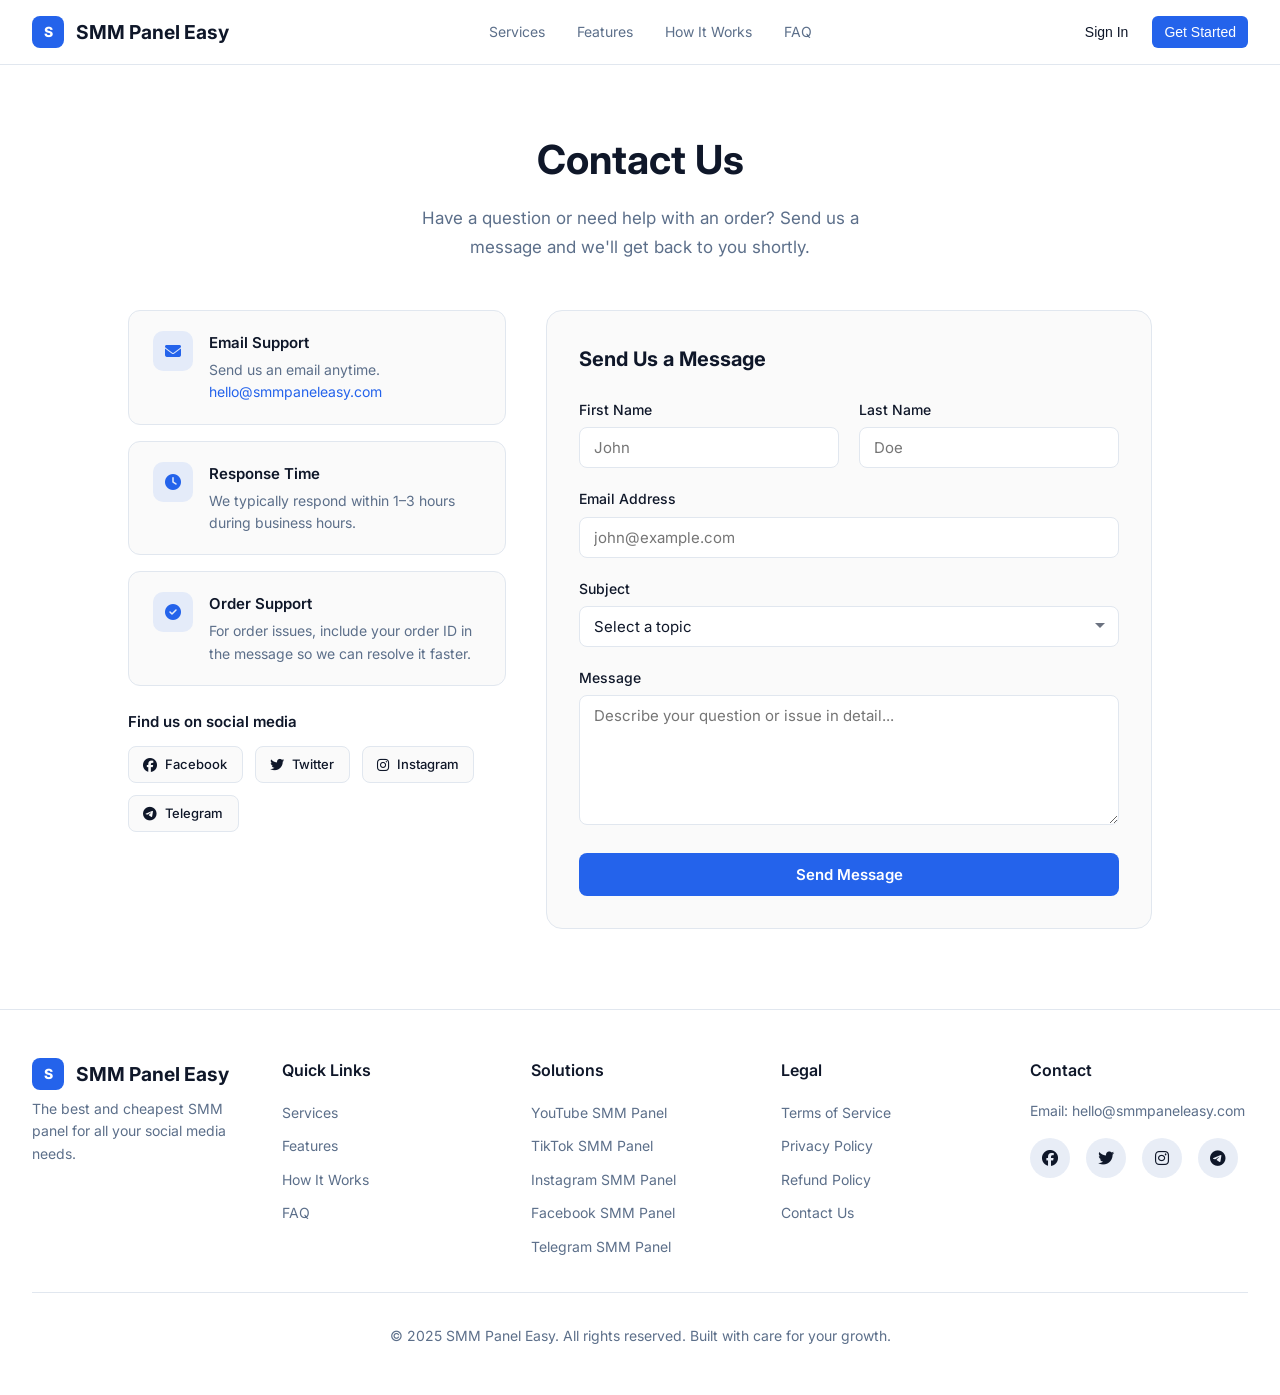
<file: contact.html>
<!DOCTYPE html>
<html lang="en">
<head>
  <meta charset="UTF-8" />
  <meta name="viewport" content="width=device-width, initial-scale=1.0" />
  <title>Contact Us - SMM Panel Easy</title>
  <meta name="description" content="Get in touch with the SMM Panel Easy team. We're here to help with orders, billing, and any questions you have." />
  <link rel="preconnect" href="https://fonts.googleapis.com" />
  <link rel="preconnect" href="https://fonts.gstatic.com" crossorigin />
  <link href="https://fonts.googleapis.com/css2?family=Inter:wght@400;500;600;700;800&display=swap" rel="stylesheet" />
  <link rel="stylesheet" href="https://cdnjs.cloudflare.com/ajax/libs/font-awesome/6.5.1/css/all.min.css" integrity="sha512-DTOQO9RWCH3ppGqcWaEA1BIZOC6xxalwEsw9c2QQeAIftl+Vegovlnee1c9QX4TctnWMn13TZye+giMm8e2LwA==" crossorigin="anonymous" referrerpolicy="no-referrer" />
  <style>
    :root {
      --background: 0 0% 100%;
      --foreground: 222 47% 11%;
      --card: 0 0% 98%;
      --border: 214 32% 91%;
      --muted: 210 40% 96%;
      --muted-foreground: 215 20% 45%;
      --accent: 221 83% 53%;
      --accent-foreground: 0 0% 100%;
    }
    *, *::before, *::after { box-sizing: border-box; margin: 0; padding: 0; }
    html { scroll-behavior: smooth; }
    body {
      font-family: 'Inter', sans-serif;
      background-color: hsl(var(--background));
      color: hsl(var(--foreground));
      line-height: 1.6;
      -webkit-font-smoothing: antialiased;
    }
    a { text-decoration: none; color: inherit; }

    /* ── Header ── */
    .site-header {
      position: fixed; top: 0; left: 0; right: 0; z-index: 50;
      background: rgba(255,255,255,0.8);
      backdrop-filter: blur(12px);
      border-bottom: 1px solid hsl(var(--border));
    }
    .header-inner {
      max-width: 1280px; margin: 0 auto; padding: 0 2rem;
      display: flex; align-items: center; justify-content: space-between;
      height: 64px;
    }
    .logo-link { display: flex; align-items: center; gap: 0.75rem; transition: opacity .2s; }
    .logo-link:hover { opacity: .8; }
    .logo-icon {
      width: 32px; height: 32px; border-radius: 8px;
      background: hsl(var(--accent));
      display: flex; align-items: center; justify-content: center;
      color: #fff; font-size: 14px; font-weight: 800;
    }
    .logo-text { font-size: 1.2rem; font-weight: 700; color: hsl(var(--foreground)); }
    .site-nav { display: none; align-items: center; gap: 2rem; }
    @media(min-width:768px){ .site-nav { display: flex; } }
    .site-nav a {
      font-size: .875rem; color: hsl(var(--muted-foreground)); transition: color .2s;
    }
    .site-nav a:hover { color: hsl(var(--foreground)); }
    .header-btns { display: flex; align-items: center; gap: .75rem; }
    .btn-ghost {
      display: inline-flex; align-items: center; justify-content: center;
      height: 32px; padding: 0 12px; border-radius: 6px; font-size: .875rem;
      font-weight: 500; border: none; background: transparent; cursor: pointer;
      color: hsl(var(--foreground)); transition: background .2s;
    }
    .btn-ghost:hover { background: hsl(var(--muted)); }
    .btn-accent {
      display: inline-flex; align-items: center; justify-content: center;
      height: 32px; padding: 0 12px; border-radius: 6px; font-size: .875rem;
      font-weight: 500; border: none; cursor: pointer;
      background: hsl(var(--accent)); color: #fff; transition: opacity .2s;
    }
    .btn-accent:hover { opacity: .9; }

    /* ── Page Main ── */
    .page-main {
      min-height: 100vh;
      padding-top: 8rem;
      padding-bottom: 5rem;
      padding-left: 1.5rem;
      padding-right: 1.5rem;
    }
    .content-wrap { max-width: 1024px; margin: 0 auto; }

    /* ── Page Header ── */
    .page-header { text-align: center; margin-bottom: 3rem; }
    .page-title {
      font-size: clamp(1.75rem, 4vw, 2.5rem);
      font-weight: 700; margin-bottom: 0.75rem;
      color: hsl(var(--foreground));
    }
    .page-subtitle {
      font-size: 1.0625rem;
      color: hsl(var(--muted-foreground));
      max-width: 480px;
      margin: 0 auto;
      line-height: 1.7;
    }

    /* ── Two-column layout ── */
    .contact-grid {
      display: grid;
      gap: 2.5rem;
      grid-template-columns: 1fr;
    }
    @media(min-width: 768px) {
      .contact-grid {
        grid-template-columns: 1fr 1.6fr;
        align-items: start;
      }
    }

    /* ── Info cards ── */
    .info-cards { display: flex; flex-direction: column; gap: 1rem; }
    .info-card {
      background: hsl(var(--card));
      border: 1px solid hsl(var(--border));
      border-radius: 12px;
      padding: 1.25rem 1.5rem;
      display: flex;
      align-items: flex-start;
      gap: 1rem;
    }
    .info-icon {
      width: 40px; height: 40px; border-radius: 10px; flex-shrink: 0;
      background: hsla(221,83%,53%,.1);
      display: flex; align-items: center; justify-content: center;
      color: hsl(var(--accent)); font-size: 1rem;
    }
    .info-card h3 { font-size: .9375rem; font-weight: 600; margin-bottom: .25rem; }
    .info-card p { font-size: .875rem; color: hsl(var(--muted-foreground)); line-height: 1.6; }
    .info-card a { color: hsl(var(--accent)); transition: opacity .2s; }
    .info-card a:hover { opacity: .8; text-decoration: underline; }

    /* ── Social row ── */
    .social-heading {
      font-size: .9375rem; font-weight: 600;
      margin-bottom: .75rem; margin-top: .25rem;
    }
    .social-row { display: flex; gap: .75rem; flex-wrap: wrap; }
    .social-btn {
      display: inline-flex; align-items: center; gap: .5rem;
      padding: .45rem .9rem; border-radius: 8px; font-size: .8125rem;
      font-weight: 500; border: 1px solid hsl(var(--border));
      background: hsl(var(--card)); color: hsl(var(--foreground));
      transition: all .2s; cursor: pointer;
    }
    .social-btn:hover { border-color: hsl(var(--accent)); color: hsl(var(--accent)); background: hsla(221,83%,53%,.06); }
    .social-btn i { font-size: .875rem; }

    /* ── Form card ── */
    .form-card {
      background: hsl(var(--card));
      border: 1px solid hsl(var(--border));
      border-radius: 16px;
      padding: 2rem;
    }
    .form-card h2 { font-size: 1.25rem; font-weight: 700; margin-bottom: 1.5rem; }
    .form-group { margin-bottom: 1.25rem; }
    .form-row { display: grid; gap: 1.25rem; grid-template-columns: 1fr 1fr; }
    @media(max-width: 520px) { .form-row { grid-template-columns: 1fr; } }
    label {
      display: block; font-size: .875rem; font-weight: 500;
      margin-bottom: .375rem; color: hsl(var(--foreground));
    }
    input[type="text"],
    input[type="email"],
    select,
    textarea {
      width: 100%; padding: .625rem .875rem;
      border: 1px solid hsl(var(--border));
      border-radius: 8px; font-size: .9375rem;
      font-family: inherit; background: hsl(var(--background));
      color: hsl(var(--foreground)); outline: none;
      transition: border-color .2s, box-shadow .2s;
    }
    input[type="text"]:focus,
    input[type="email"]:focus,
    select:focus,
    textarea:focus {
      border-color: hsl(var(--accent));
      box-shadow: 0 0 0 3px hsla(221,83%,53%,.15);
    }
    textarea { resize: vertical; min-height: 130px; }
    select { appearance: none; background-image: url("data:image/svg+xml,%3Csvg xmlns='http://www.w3.org/2000/svg' width='12' height='12' viewBox='0 0 12 12'%3E%3Cpath fill='%236b7280' d='M6 8L1 3h10z'/%3E%3C/svg%3E"); background-repeat: no-repeat; background-position: right .75rem center; padding-right: 2.25rem; }
    .btn-submit {
      width: 100%; padding: .75rem;
      background: hsl(var(--accent)); color: #fff;
      border: none; border-radius: 8px; font-size: .9375rem;
      font-weight: 600; font-family: inherit; cursor: pointer;
      transition: opacity .2s; display: flex; align-items: center;
      justify-content: center; gap: .5rem;
    }
    .btn-submit:hover { opacity: .9; }
    .btn-submit:disabled { opacity: .6; cursor: not-allowed; }

    /* ── Success message ── */
    .success-msg {
      display: none; text-align: center; padding: 2.5rem 1rem;
    }
    .success-icon {
      width: 56px; height: 56px; border-radius: 50%;
      background: hsla(142,76%,36%,.12);
      display: flex; align-items: center; justify-content: center;
      margin: 0 auto 1rem;
      color: #16a34a; font-size: 1.5rem;
    }
    .success-msg h3 { font-size: 1.125rem; font-weight: 700; margin-bottom: .5rem; }
    .success-msg p { font-size: .9375rem; color: hsl(var(--muted-foreground)); }

    /* ── Spinner ── */
    @keyframes spin { to { transform: rotate(360deg); } }
    .spinner {
      width: 16px; height: 16px; border: 2px solid rgba(255,255,255,.4);
      border-top-color: #fff; border-radius: 50%;
      animation: spin .6s linear infinite; display: none;
    }

    /* ── Footer ── */
    .site-footer {
      padding: 3rem 2rem;
      border-top: 1px solid hsl(var(--border));
      background: hsl(var(--background));
    }
    .footer-inner { max-width: 1280px; margin: 0 auto; }
    .footer-grid {
      display: grid; gap: 2rem; margin-bottom: 2rem;
      grid-template-columns: repeat(auto-fill, minmax(180px, 1fr));
    }
    .footer-brand p { font-size: .875rem; color: hsl(var(--muted-foreground)); line-height: 1.6; margin-top: .5rem; }
    .footer-col h4 { font-weight: 600; margin-bottom: 1rem; color: hsl(var(--foreground)); }
    .footer-col ul { list-style: none; display: flex; flex-direction: column; gap: .5rem; }
    .footer-col ul li a { font-size: .875rem; color: hsl(var(--muted-foreground)); transition: color .2s; }
    .footer-col ul li a:hover { color: hsl(var(--accent)); }
    .footer-email { font-size: .875rem; color: hsl(var(--muted-foreground)); margin-bottom: 1rem; }
    .footer-email a { transition: color .2s; }
    .footer-email a:hover { color: hsl(var(--accent)); }
    .social-links { display: flex; gap: 1rem; }
    .social-links a {
      width: 40px; height: 40px; border-radius: 50%;
      background: rgba(34,85,166,.1);
      display: flex; align-items: center; justify-content: center;
      color: hsl(var(--foreground)); transition: all .2s;
    }
    .social-links a:hover { background: hsl(var(--accent)); color: #fff; }
    .footer-bottom { padding-top: 2rem; border-top: 1px solid hsl(var(--border)); text-align: center; }
    .footer-bottom p { font-size: .875rem; color: hsl(var(--muted-foreground)); }
  </style>
</head>
<body>

  <!-- Header -->
  <header class="site-header">
    <div class="header-inner">
      <a class="logo-link" href="index.html">
        <div class="logo-icon">S</div>
        <span class="logo-text">SMM Panel Easy</span>
      </a>
      <nav class="site-nav">
        <a href="index.html#services">Services</a>
        <a href="index.html#features">Features</a>
        <a href="index.html#how-it-works">How It Works</a>
        <a href="index.html#faq">FAQ</a>
      </nav>
      <div class="header-btns">
        <a href="login.html"><button class="btn-ghost">Sign In</button></a>
        <a href="register.html"><button class="btn-accent">Get Started</button></a>
      </div>
    </div>
  </header>

  <!-- Main -->
  <main class="page-main">
    <div class="content-wrap">

      <div class="page-header">
        <h1 class="page-title">Contact Us</h1>
        <p class="page-subtitle">Have a question or need help with an order? Send us a message and we'll get back to you shortly.</p>
      </div>

      <div class="contact-grid">

        <!-- Left: Info -->
        <div>
          <div class="info-cards">

            <div class="info-card">
              <div class="info-icon"><i class="fas fa-envelope"></i></div>
              <div>
                <h3>Email Support</h3>
                <p>Send us an email anytime.<br><a href="mailto:hello@smmpaneleasy.com">hello@smmpaneleasy.com</a></p>
              </div>
            </div>

            <div class="info-card">
              <div class="info-icon"><i class="fas fa-clock"></i></div>
              <div>
                <h3>Response Time</h3>
                <p>We typically respond within 1–3 hours during business hours.</p>
              </div>
            </div>

            <div class="info-card">
              <div class="info-icon"><i class="fas fa-circle-check"></i></div>
              <div>
                <h3>Order Support</h3>
                <p>For order issues, include your order ID in the message so we can resolve it faster.</p>
              </div>
            </div>

          </div>

          <div style="margin-top: 1.5rem;">
            <p class="social-heading">Find us on social media</p>
            <div class="social-row">
              <a class="social-btn" href="#"><i class="fab fa-facebook"></i> Facebook</a>
              <a class="social-btn" href="#"><i class="fab fa-twitter"></i> Twitter</a>
              <a class="social-btn" href="#"><i class="fab fa-instagram"></i> Instagram</a>
              <a class="social-btn" href="#"><i class="fab fa-telegram"></i> Telegram</a>
            </div>
          </div>
        </div>

        <!-- Right: Form -->
        <div class="form-card">
          <h2>Send Us a Message</h2>

          <div id="contact-form-wrap">
            <form id="contact-form" novalidate>
              <div class="form-row">
                <div class="form-group">
                  <label for="fname">First Name</label>
                  <input type="text" id="fname" name="fname" placeholder="John" />
                </div>
                <div class="form-group">
                  <label for="lname">Last Name</label>
                  <input type="text" id="lname" name="lname" placeholder="Doe" />
                </div>
              </div>
              <div class="form-group">
                <label for="email">Email Address</label>
                <input type="email" id="email" name="email" placeholder="john@example.com" />
              </div>
              <div class="form-group">
                <label for="subject">Subject</label>
                <select id="subject" name="subject">
                  <option value="" disabled selected>Select a topic</option>
                  <option value="order">Order Issue</option>
                  <option value="billing">Billing &amp; Payments</option>
                  <option value="refund">Refund Request</option>
                  <option value="account">Account Help</option>
                  <option value="reseller">Reseller Partnership</option>
                  <option value="other">Other</option>
                </select>
              </div>
              <div class="form-group">
                <label for="message">Message</label>
                <textarea id="message" name="message" placeholder="Describe your question or issue in detail..."></textarea>
              </div>
              <button type="submit" class="btn-submit" id="submit-btn">
                <span id="btn-label">Send Message</span>
                <div class="spinner" id="spinner"></div>
              </button>
            </form>
          </div>

          <!-- Success state -->
          <div class="success-msg" id="success-msg">
            <div class="success-icon"><i class="fas fa-check"></i></div>
            <h3>Message Sent!</h3>
            <p>Thanks for reaching out. We'll get back to you at your email address within a few hours.</p>
          </div>

        </div>
      </div>

    </div>
  </main>

  <!-- Footer -->
  <footer class="site-footer">
    <div class="footer-inner">
      <div class="footer-grid">
        <div class="footer-brand">
          <a class="logo-link" href="index.html">
            <div class="logo-icon">S</div>
            <span class="logo-text">SMM Panel Easy</span>
          </a>
          <p>The best and cheapest SMM panel for all your social media needs.</p>
        </div>
        <div class="footer-col">
          <h4>Quick Links</h4>
          <ul>
            <li><a href="index.html#services">Services</a></li>
            <li><a href="index.html#features">Features</a></li>
            <li><a href="index.html#how-it-works">How It Works</a></li>
            <li><a href="index.html#faq">FAQ</a></li>
          </ul>
        </div>
        <div class="footer-col">
          <h4>Solutions</h4>
          <ul>
            <li><a href="youtube-smm-panel.html">YouTube SMM Panel</a></li>
            <li><a href="tiktok-smm-panel.html">TikTok SMM Panel</a></li>
            <li><a href="instagram-smm-panel.html">Instagram SMM Panel</a></li>
            <li><a href="facebook-smm-panel.html">Facebook SMM Panel</a></li>
            <li><a href="telegram-smm-panel.html">Telegram SMM Panel</a></li>
          </ul>
        </div>
        <div class="footer-col">
          <h4>Legal</h4>
          <ul>
            <li><a href="terms.html">Terms of Service</a></li>
            <li><a href="privacy.html">Privacy Policy</a></li>
            <li><a href="refund.html">Refund Policy</a></li>
            <li><a href="contact.html">Contact Us</a></li>
          </ul>
        </div>
        <div class="footer-col">
          <h4>Contact</h4>
          <p class="footer-email">Email: <a href="mailto:hello@smmpaneleasy.com">hello@smmpaneleasy.com</a></p>
          <div class="social-links">
            <a href="#" aria-label="Facebook"><i class="fab fa-facebook"></i></a>
            <a href="#" aria-label="Twitter"><i class="fab fa-twitter"></i></a>
            <a href="#" aria-label="Instagram"><i class="fab fa-instagram"></i></a>
            <a href="#" aria-label="Telegram"><i class="fab fa-telegram"></i></a>
          </div>
        </div>
      </div>
      <div class="footer-bottom">
        <p>&copy; 2025 SMM Panel Easy. All rights reserved. Built with care for your growth.</p>
      </div>
    </div>
  </footer>

  <script>
    var form = document.getElementById('contact-form');
    var submitBtn = document.getElementById('submit-btn');
    var btnLabel = document.getElementById('btn-label');
    var spinner = document.getElementById('spinner');
    var formWrap = document.getElementById('contact-form-wrap');
    var successMsg = document.getElementById('success-msg');

    form.addEventListener('submit', function(e) {
      e.preventDefault();

      var email = document.getElementById('email').value.trim();
      var message = document.getElementById('message').value.trim();
      if (!email || !message) return;

      submitBtn.disabled = true;
      btnLabel.textContent = 'Sending…';
      spinner.style.display = 'block';

      setTimeout(function() {
        formWrap.style.display = 'none';
        successMsg.style.display = 'block';
      }, 1400);
    });
  </script>

</body>
</html>
</file>
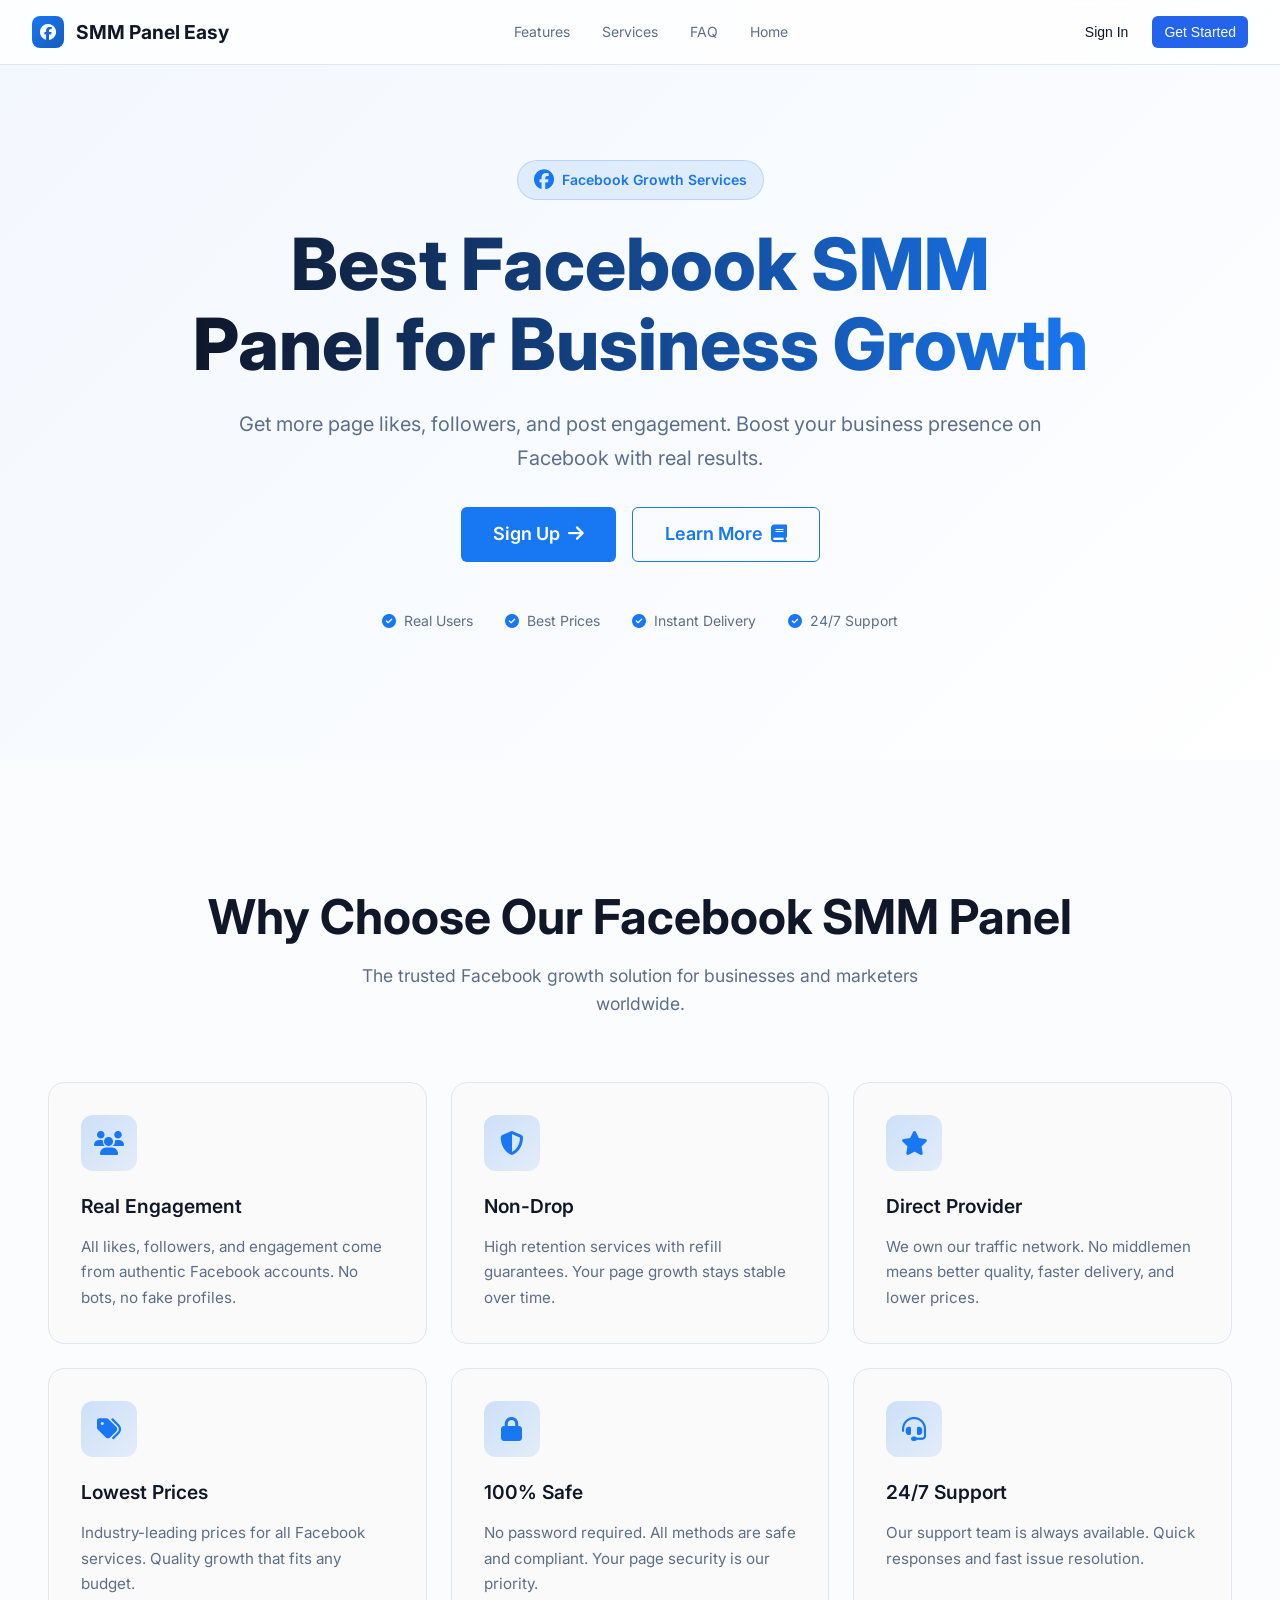
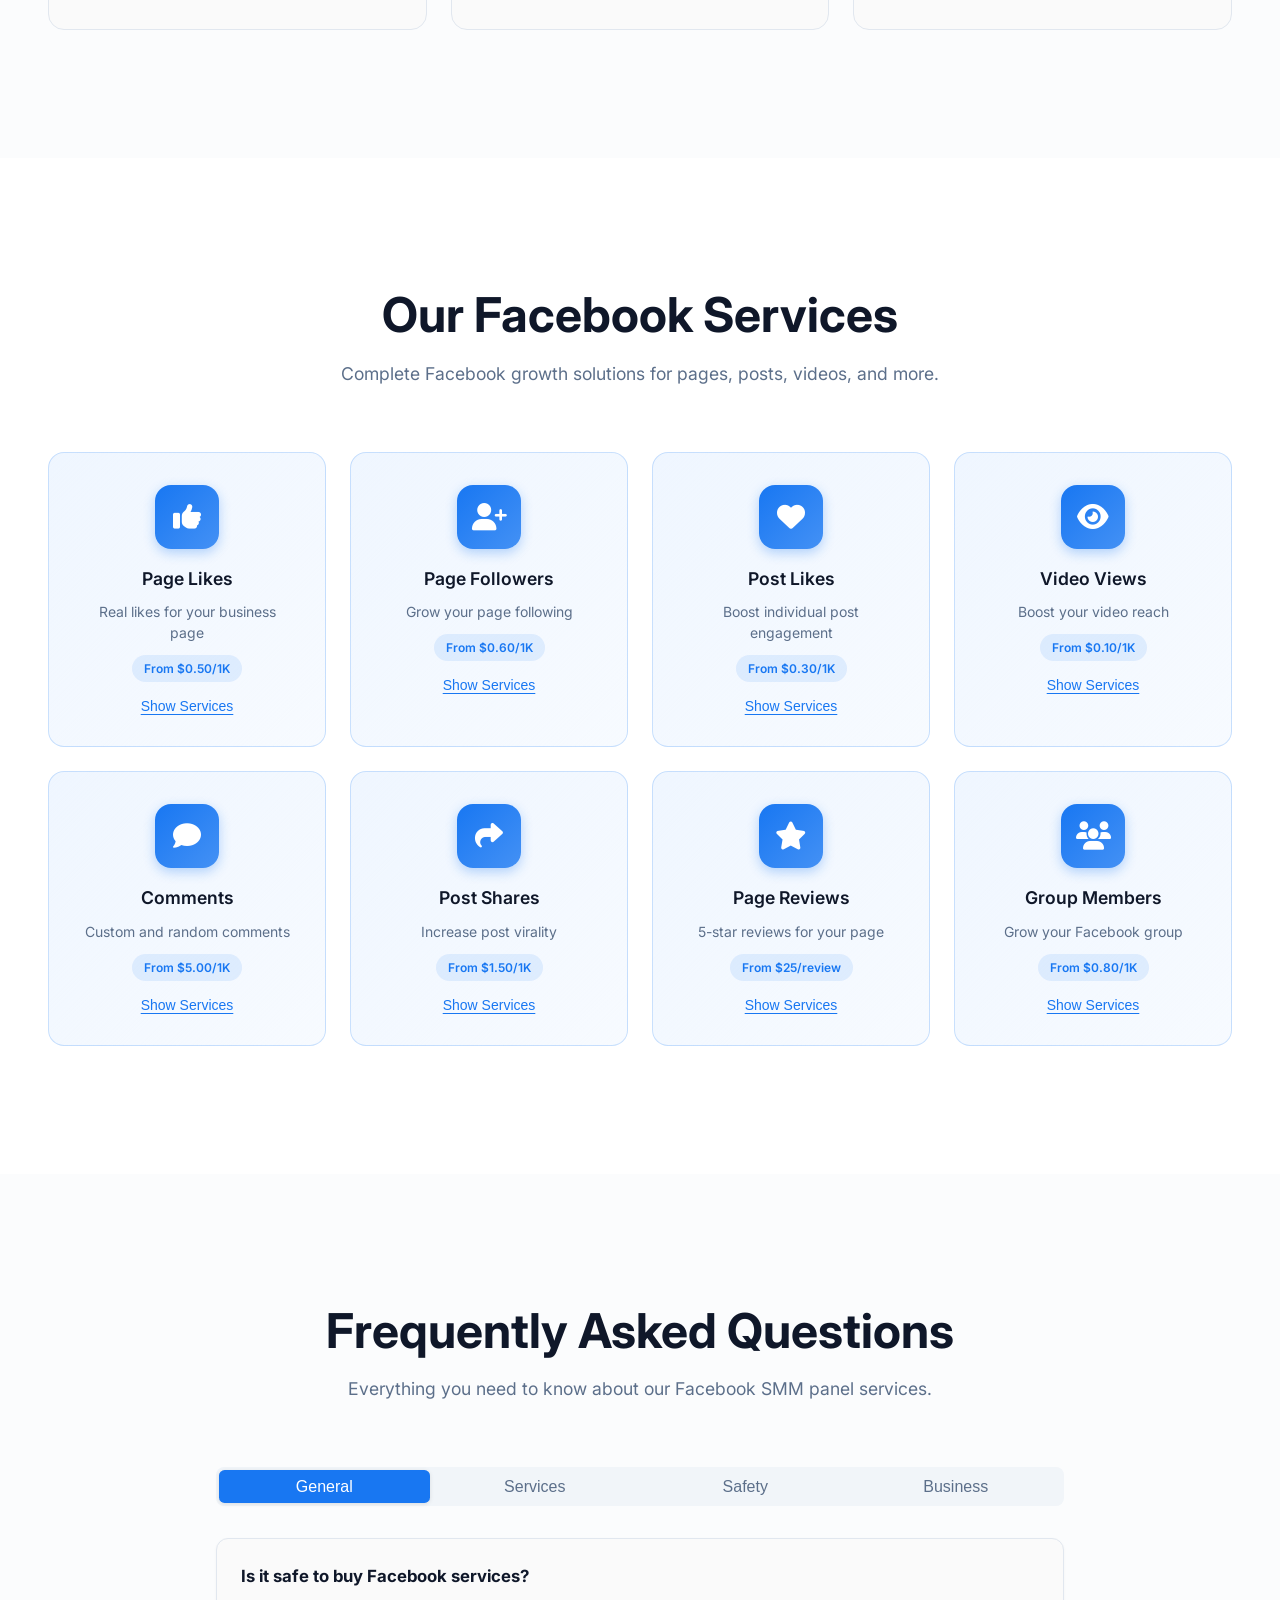
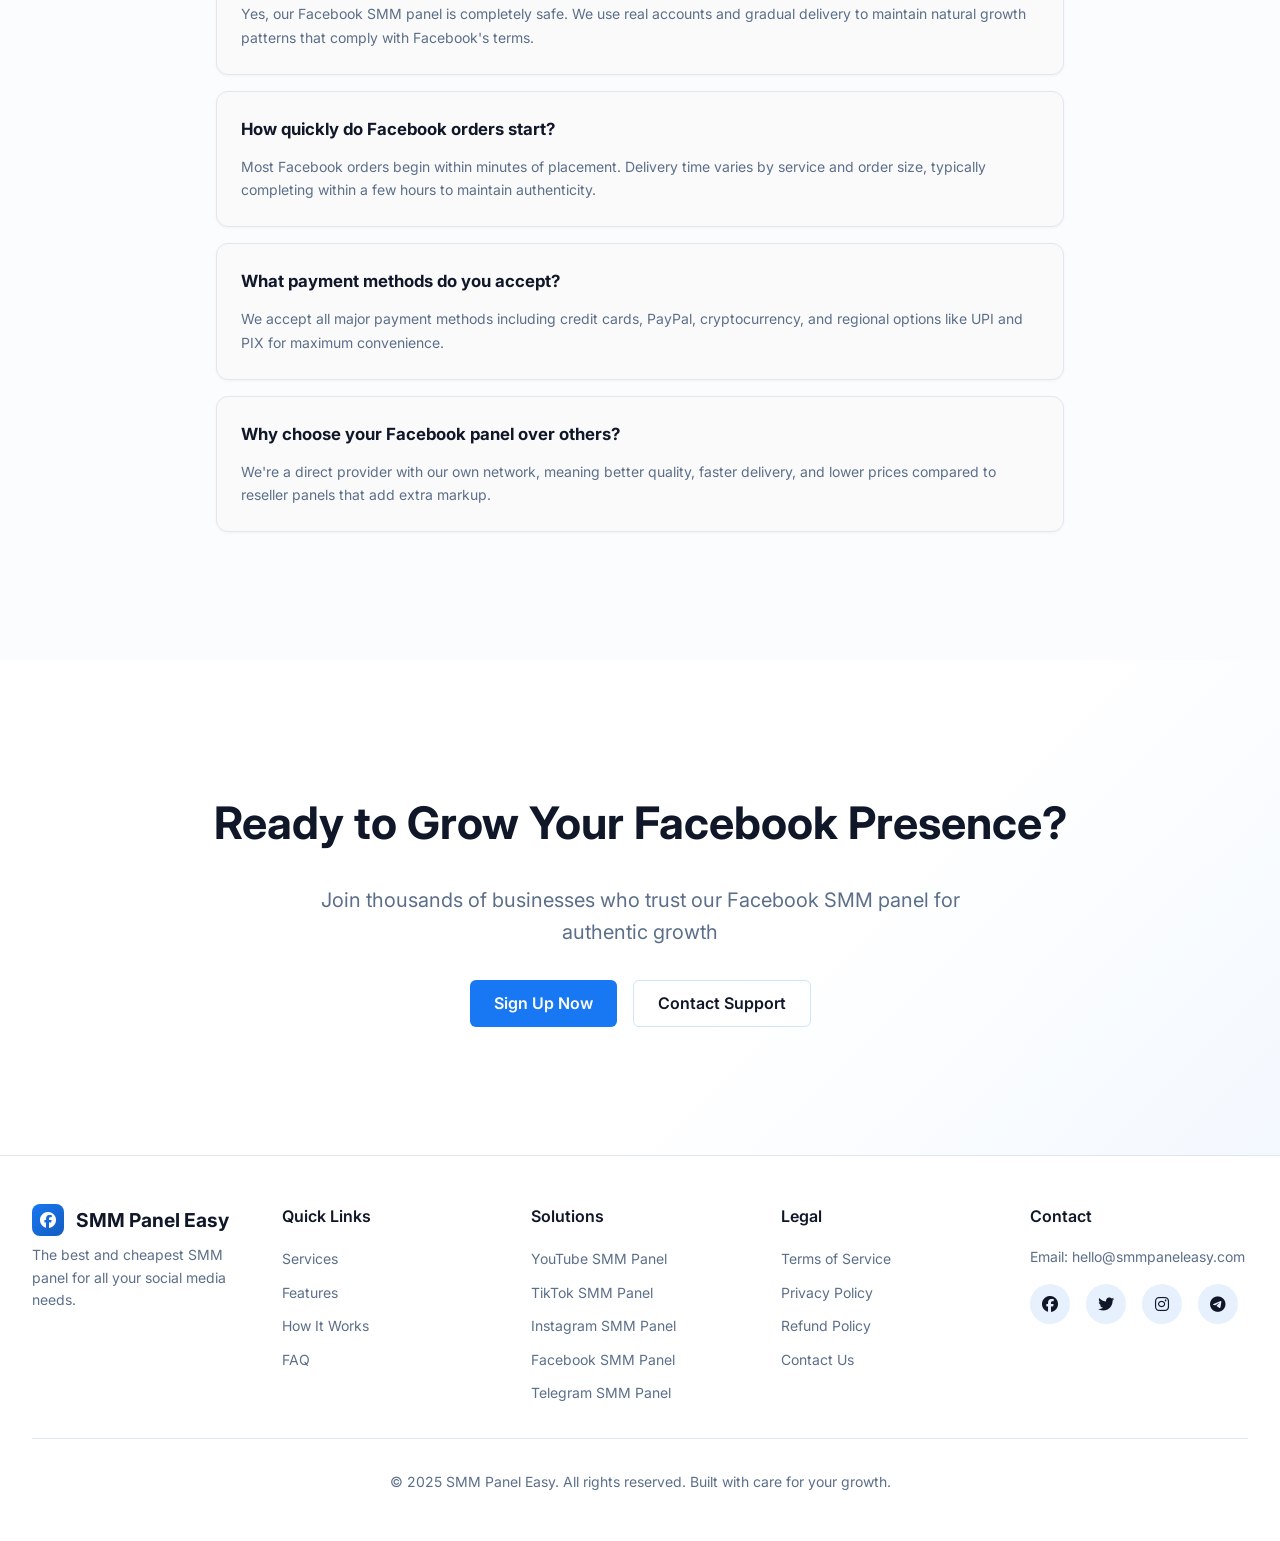
<file: facebook-smm-panel.html>
<!DOCTYPE html>
<html lang="en">
<head>
  <meta charset="UTF-8" />
  <meta name="viewport" content="width=device-width, initial-scale=1.0" />
  <title>Best &amp; Cheapest Facebook SMM Panel For Resellers | Facebook Provider</title>
  <meta name="description" content="Grow your Facebook presence with our premium SMM panel. Real page likes, followers, and engagement at unbeatable prices. Direct provider with instant support." />
  <link rel="preconnect" href="https://fonts.googleapis.com" />
  <link rel="preconnect" href="https://fonts.gstatic.com" crossorigin />
  <link href="https://fonts.googleapis.com/css2?family=Inter:wght@400;500;600;700;800&display=swap" rel="stylesheet" />
  <link rel="stylesheet" href="https://cdnjs.cloudflare.com/ajax/libs/font-awesome/6.5.1/css/all.min.css" integrity="sha512-DTOQO9RWCH3ppGqcWaEA1BIZOC6xxalwEsw9c2QQeAIftl+Vegovlnee1c9QX4TctnWMn13TZye+giMm8e2LwA==" crossorigin="anonymous" referrerpolicy="no-referrer" />
  <style>
    :root {
      --background: 0 0% 100%;
      --foreground: 222 47% 11%;
      --card: 0 0% 98%;
      --border: 214 32% 91%;
      --muted: 210 40% 96%;
      --muted-foreground: 215 20% 45%;
      --accent: 221 83% 53%;
      --accent-foreground: 0 0% 100%;
      --fb-blue: #1877F2;
      --fb-blue-dark: #145dbf;
    }
    *, *::before, *::after { box-sizing: border-box; margin: 0; padding: 0; }
    html { scroll-behavior: smooth; }
    body {
      font-family: 'Inter', sans-serif;
      background-color: hsl(var(--background));
      color: hsl(var(--foreground));
      line-height: 1.6;
      -webkit-font-smoothing: antialiased;
    }
    a { text-decoration: none; color: inherit; }
    img { max-width: 100%; display: block; }

    /* ── Header ── */
    .site-header {
      position: fixed; top: 0; left: 0; right: 0; z-index: 50;
      background: rgba(255,255,255,0.8);
      backdrop-filter: blur(12px);
      border-bottom: 1px solid hsl(var(--border));
    }
    .header-inner {
      max-width: 1280px; margin: 0 auto; padding: 0 2rem;
      display: flex; align-items: center; justify-content: space-between;
      height: 64px;
    }
    .logo-link { display: flex; align-items: center; gap: 0.75rem; transition: opacity .2s; }
    .logo-link:hover { opacity: .8; }
    .logo-icon {
      width: 32px; height: 32px; border-radius: 8px;
      background: linear-gradient(135deg, var(--fb-blue), var(--fb-blue-dark));
      display: flex; align-items: center; justify-content: center;
      color: #fff; font-size: 16px;
    }
    .logo-text { font-size: 1.2rem; font-weight: 700; color: hsl(var(--foreground)); }
    .site-nav { display: none; align-items: center; gap: 2rem; }
    @media(min-width:768px){ .site-nav { display: flex; } }
    .site-nav a {
      font-size: .875rem; color: hsl(var(--muted-foreground));
      transition: color .2s; background: none; border: none; cursor: pointer;
    }
    .site-nav a:hover { color: hsl(var(--foreground)); }
    .header-btns { display: flex; align-items: center; gap: .75rem; }
    .btn-ghost {
      display: inline-flex; align-items: center; justify-content: center;
      height: 32px; padding: 0 12px; border-radius: 6px; font-size: .875rem;
      font-weight: 500; border: none; background: transparent; cursor: pointer;
      color: hsl(var(--foreground)); transition: background .2s;
    }
    .btn-ghost:hover { background: hsl(var(--muted)); }
    .btn-accent {
      display: inline-flex; align-items: center; justify-content: center;
      height: 32px; padding: 0 12px; border-radius: 6px; font-size: .875rem;
      font-weight: 500; border: none; cursor: pointer;
      background: hsl(var(--accent)); color: #fff; transition: opacity .2s;
    }
    .btn-accent:hover { opacity: .9; }

    /* ── Layout helpers ── */
    .container { max-width: 1280px; margin: 0 auto; padding: 0 1.5rem; }
    .container-sm { max-width: 896px; margin: 0 auto; padding: 0 1.5rem; }
    .text-center { text-align: center; }
    .mb-16 { margin-bottom: 4rem; }
    .section-title { font-size: clamp(1.8rem, 4vw, 3rem); font-weight: 700; margin-bottom: 1rem; line-height: 1.2; }
    .section-sub { font-size: 1.1rem; color: hsl(var(--muted-foreground)); max-width: 640px; margin: 0 auto; line-height: 1.6; }

    /* ── Hero ── */
    .hero {
      position: relative; padding-top: 160px; padding-bottom: 8rem;
      padding-left: 1.5rem; padding-right: 1.5rem; overflow: hidden;
    }
    .hero-bg {
      position: absolute; inset: 0;
      background: linear-gradient(135deg, rgba(24,119,242,.05) 0%, rgba(24,119,242,.03) 50%, transparent 100%);
      pointer-events: none;
    }
    .hero-inner { max-width: 1280px; margin: 0 auto; position: relative; z-index: 1; }
    .hero-content { max-width: 896px; margin: 0 auto; text-align: center; }
    .hero-badge {
      display: inline-flex; align-items: center; gap: .5rem;
      background: rgba(24,119,242,.1); border: 1px solid rgba(24,119,242,.2);
      padding: .5rem 1rem; border-radius: 999px;
      font-size: .875rem; font-weight: 600; color: var(--fb-blue); margin-bottom: 1.5rem;
    }
    .hero h1 {
      font-size: clamp(2.2rem, 6vw, 4.5rem); font-weight: 800;
      margin-bottom: 1.5rem; line-height: 1.1;
      background: linear-gradient(90deg, hsl(var(--foreground)) 0%, var(--fb-blue) 100%);
      -webkit-background-clip: text; -webkit-text-fill-color: transparent;
      background-clip: text;
    }
    .hero p { font-size: 1.25rem; color: hsl(var(--muted-foreground)); margin-bottom: 2rem; line-height: 1.7; }
    .hero-btns { display: flex; flex-wrap: wrap; gap: 1rem; justify-content: center; margin-bottom: 3rem; }
    .btn-fb {
      display: inline-flex; align-items: center; justify-content: center; gap: .5rem;
      padding: .75rem 2rem; border-radius: 6px; font-size: 1.125rem; font-weight: 600;
      background: var(--fb-blue); color: #fff; border: none; cursor: pointer; transition: opacity .2s;
    }
    .btn-fb:hover { opacity: .9; }
    .btn-fb-outline {
      display: inline-flex; align-items: center; justify-content: center; gap: .5rem;
      padding: .75rem 2rem; border-radius: 6px; font-size: 1.125rem; font-weight: 600;
      background: transparent; color: var(--fb-blue);
      border: 1px solid var(--fb-blue); cursor: pointer; transition: background .2s;
    }
    .btn-fb-outline:hover { background: rgba(24,119,242,.1); }
    .hero-trust { display: flex; flex-wrap: wrap; align-items: center; justify-content: center; gap: 2rem; }
    .hero-trust span { display: flex; align-items: center; gap: .5rem; font-size: .875rem; color: hsl(var(--muted-foreground)); }
    .hero-trust i { color: var(--fb-blue); }

    /* ── Why Choose (Features) ── */
    .features-bg { background: hsl(var(--muted) / 30%); padding: 8rem 1.5rem; }
    .features-grid {
      display: grid; gap: 1.5rem;
      grid-template-columns: repeat(auto-fill, minmax(290px, 1fr));
    }
    .feature-card {
      position: relative; padding: 2rem; border-radius: 1rem;
      background: hsl(var(--card)); border: 1px solid hsl(var(--border));
      transition: border-color .2s;
    }
    .feature-card:hover { border-color: rgba(24,119,242,.5); }
    .feat-icon-wrap {
      width: 56px; height: 56px; border-radius: .75rem; margin-bottom: 1.25rem;
      background: linear-gradient(135deg, rgba(24,119,242,.2), rgba(24,119,242,.1));
      display: flex; align-items: center; justify-content: center;
      transition: transform .3s;
    }
    .feature-card:hover .feat-icon-wrap { transform: scale(1.1); }
    .feat-icon-wrap i { font-size: 1.5rem; color: var(--fb-blue); }
    .feature-card h3 { font-size: 1.2rem; font-weight: 600; margin-bottom: .75rem; }
    .feature-card p { color: hsl(var(--muted-foreground)); line-height: 1.7; font-size: .95rem; }

    /* ── Services (4-col compact) ── */
    .services-section { padding: 8rem 1.5rem; }
    .services-grid {
      display: grid; gap: 1.5rem;
      grid-template-columns: repeat(auto-fill, minmax(220px, 1fr));
    }
    .fb-service-card {
      position: relative; padding: 2rem; border-radius: 1rem;
      background: linear-gradient(135deg, #eff6ff, rgba(239,246,255,.5));
      border: 1px solid rgba(24,119,242,.2);
      transition: all .3s; cursor: default;
      display: flex; flex-direction: column; align-items: center; text-align: center;
    }
    .fb-service-card:hover {
      border-color: var(--fb-blue); transform: scale(1.05);
      box-shadow: 0 20px 40px rgba(24,119,242,.1);
    }
    .fb-service-card:hover .fb-icon-wrap { transform: scale(1.1); }
    .fb-icon-wrap {
      width: 64px; height: 64px; border-radius: 1rem; margin-bottom: 1rem;
      background: linear-gradient(135deg, var(--fb-blue), rgba(24,119,242,.8));
      display: flex; align-items: center; justify-content: center;
      transition: transform .3s; box-shadow: 0 4px 12px rgba(24,119,242,.3);
    }
    .fb-icon-wrap i { font-size: 1.75rem; color: #fff; }
    .fb-service-card h3 { font-size: 1.1rem; font-weight: 600; margin-bottom: .5rem; color: hsl(var(--foreground)); }
    .fb-desc { font-size: .875rem; color: hsl(var(--muted-foreground)); margin-bottom: .75rem; line-height: 1.5; }
    .fb-price-badge {
      font-size: .75rem; font-weight: 600;
      background: rgba(24,119,242,.1); color: var(--fb-blue);
      padding: .25rem .75rem; border-radius: 999px; margin-bottom: 1rem;
    }
    .fb-show-link {
      font-size: .875rem; color: var(--fb-blue); background: none; border: none;
      cursor: pointer; transition: opacity .2s; text-decoration: underline; text-underline-offset: 3px;
    }
    .fb-show-link:hover { opacity: .7; }

    /* ── FAQ ── */
    .faq-bg { background: hsl(var(--muted) / 30%); padding: 8rem 1.5rem; }
    .tabs-bar {
      display: grid; grid-template-columns: repeat(4, 1fr);
      background: hsl(var(--muted)); border-radius: .5rem;
      padding: 3px; gap: 0; margin-bottom: 2rem;
    }
    .tab-btn {
      padding: .4rem .5rem; border-radius: .35rem;
      border: 1px solid transparent; background: transparent;
      font-size: .875rem; font-weight: 500; cursor: pointer;
      color: hsl(var(--muted-foreground)); transition: all .2s; text-align: center;
    }
    @media(min-width:768px){ .tab-btn { font-size: 1rem; } }
    .tab-btn.active { background: var(--fb-blue); color: #fff; box-shadow: 0 1px 4px rgba(0,0,0,.1); }
    .tab-panel { display: none; flex-direction: column; gap: 1rem; }
    .tab-panel.active { display: flex; }
    .faq-card {
      background: hsl(var(--card)); border: 1px solid hsl(var(--border));
      border-radius: .75rem; padding: 1.5rem;
      box-shadow: 0 1px 3px rgba(0,0,0,.04);
    }
    .faq-card h3 { font-weight: 700; font-size: 1.05rem; margin-bottom: .75rem; }
    .faq-card p { color: hsl(var(--muted-foreground)); font-size: .875rem; line-height: 1.7; }

    /* ── CTA ── */
    .cta-section {
      padding: 8rem 1rem;
      background: linear-gradient(135deg, hsl(var(--background)) 0%, hsl(var(--background)) 60%, rgba(24,119,242,.05) 100%);
      text-align: center;
    }
    .cta-section h2 { font-size: clamp(1.75rem, 3.5vw, 3rem); font-weight: 700; margin-bottom: 1.5rem; }
    .cta-section p { font-size: 1.25rem; color: hsl(var(--muted-foreground)); margin-bottom: 2rem; max-width: 640px; margin-left: auto; margin-right: auto; }
    .cta-btns { display: flex; flex-wrap: wrap; gap: 1rem; justify-content: center; }
    .btn-cta-fb {
      display: inline-flex; align-items: center; justify-content: center; gap: .5rem;
      padding: .625rem 1.5rem; border-radius: 6px; font-size: 1rem; font-weight: 600;
      background: var(--fb-blue); color: #fff; border: none; cursor: pointer; transition: opacity .2s;
    }
    .btn-cta-fb:hover { opacity: .9; }
    .btn-cta-outline {
      display: inline-flex; align-items: center; justify-content: center; gap: .5rem;
      padding: .625rem 1.5rem; border-radius: 6px; font-size: 1rem; font-weight: 600;
      background: transparent; color: hsl(var(--foreground));
      border: 1px solid rgba(24,119,242,.2); cursor: pointer; transition: all .2s;
    }
    .btn-cta-outline:hover { background: rgba(24,119,242,.08); color: var(--fb-blue); }

    /* ── Footer ── */
    .site-footer {
      padding: 3rem 2rem; border-top: 1px solid hsl(var(--border));
      background: hsl(var(--background));
    }
    .footer-inner { max-width: 1280px; margin: 0 auto; }
    .footer-grid {
      display: grid; gap: 2rem; margin-bottom: 2rem;
      grid-template-columns: repeat(auto-fill, minmax(180px, 1fr));
    }
    .footer-brand p { font-size: .875rem; color: hsl(var(--muted-foreground)); line-height: 1.6; margin-top: .5rem; }
    .footer-col h4 { font-weight: 600; margin-bottom: 1rem; color: hsl(var(--foreground)); }
    .footer-col ul { list-style: none; display: flex; flex-direction: column; gap: .5rem; }
    .footer-col ul li a { font-size: .875rem; color: hsl(var(--muted-foreground)); transition: color .2s; }
    .footer-col ul li a:hover { color: hsl(var(--accent)); }
    .footer-email { font-size: .875rem; color: hsl(var(--muted-foreground)); margin-bottom: 1rem; }
    .footer-email a { transition: color .2s; }
    .footer-email a:hover { color: hsl(var(--accent)); }
    .social-links { display: flex; gap: 1rem; }
    .social-links a {
      width: 40px; height: 40px; border-radius: 50%;
      background: rgba(24,119,242,.1); display: flex; align-items: center; justify-content: center;
      color: hsl(var(--foreground)); transition: all .2s;
    }
    .social-links a:hover { background: hsl(var(--accent)); color: #fff; }
    .footer-bottom { padding-top: 2rem; border-top: 1px solid hsl(var(--border)); text-align: center; }
    .footer-bottom p { font-size: .875rem; color: hsl(var(--muted-foreground)); }
  </style>
</head>
<body>

  <!-- Header -->
  <header class="site-header">
    <div class="header-inner">
      <a class="logo-link" href="index.html">
        <div class="logo-icon"><i class="fab fa-facebook" style="font-size:16px;"></i></div>
        <span class="logo-text">SMM Panel Easy</span>
      </a>
      <nav class="site-nav">
        <a href="#features">Features</a>
        <a href="#services">Services</a>
        <a href="#faq">FAQ</a>
        <a href="index.html">Home</a>
      </nav>
      <div class="header-btns">
        <a href="login.html"><button class="btn-ghost">Sign In</button></a>
        <a href="register.html"><button class="btn-accent">Get Started</button></a>
      </div>
    </div>
  </header>

  <main>

    <!-- Hero -->
    <section class="hero">
      <div class="hero-bg"></div>
      <div class="hero-inner">
        <div class="hero-content">
          <div class="hero-badge">
            <i class="fab fa-facebook" style="font-size:1.25rem;"></i>
            <span>Facebook Growth Services</span>
          </div>
          <h1>Best Facebook SMM Panel for Business Growth</h1>
          <p>Get more page likes, followers, and post engagement. Boost your business presence on Facebook with real results.</p>
          <div class="hero-btns">
            <a href="register.html" class="btn-fb">Sign Up <i class="fas fa-arrow-right"></i></a>
            <a href="#services" class="btn-fb-outline">Learn More <i class="fas fa-book"></i></a>
          </div>
          <div class="hero-trust">
            <span><i class="fas fa-check-circle"></i> Real Users</span>
            <span><i class="fas fa-check-circle"></i> Best Prices</span>
            <span><i class="fas fa-check-circle"></i> Instant Delivery</span>
            <span><i class="fas fa-check-circle"></i> 24/7 Support</span>
          </div>
        </div>
      </div>
    </section>

    <!-- Why Choose Us -->
    <section id="features" class="features-bg">
      <div class="container">
        <div class="text-center mb-16">
          <h2 class="section-title">Why Choose Our Facebook SMM Panel</h2>
          <p class="section-sub">The trusted Facebook growth solution for businesses and marketers worldwide.</p>
        </div>
        <div class="features-grid">
          <div class="feature-card">
            <div class="feat-icon-wrap"><i class="fas fa-users"></i></div>
            <h3>Real Engagement</h3>
            <p>All likes, followers, and engagement come from authentic Facebook accounts. No bots, no fake profiles.</p>
          </div>
          <div class="feature-card">
            <div class="feat-icon-wrap"><i class="fas fa-shield-alt"></i></div>
            <h3>Non-Drop</h3>
            <p>High retention services with refill guarantees. Your page growth stays stable over time.</p>
          </div>
          <div class="feature-card">
            <div class="feat-icon-wrap"><i class="fas fa-star"></i></div>
            <h3>Direct Provider</h3>
            <p>We own our traffic network. No middlemen means better quality, faster delivery, and lower prices.</p>
          </div>
          <div class="feature-card">
            <div class="feat-icon-wrap"><i class="fas fa-tags"></i></div>
            <h3>Lowest Prices</h3>
            <p>Industry-leading prices for all Facebook services. Quality growth that fits any budget.</p>
          </div>
          <div class="feature-card">
            <div class="feat-icon-wrap"><i class="fas fa-lock"></i></div>
            <h3>100% Safe</h3>
            <p>No password required. All methods are safe and compliant. Your page security is our priority.</p>
          </div>
          <div class="feature-card">
            <div class="feat-icon-wrap"><i class="fas fa-headset"></i></div>
            <h3>24/7 Support</h3>
            <p>Our support team is always available. Quick responses and fast issue resolution.</p>
          </div>
        </div>
      </div>
    </section>

    <!-- Services -->
    <section id="services" class="services-section">
      <div class="container">
        <div class="text-center mb-16">
          <h2 class="section-title">Our Facebook Services</h2>
          <p class="section-sub">Complete Facebook growth solutions for pages, posts, videos, and more.</p>
        </div>
        <div class="services-grid">

          <div class="fb-service-card">
            <div class="fb-icon-wrap"><i class="fas fa-thumbs-up"></i></div>
            <h3>Page Likes</h3>
            <p class="fb-desc">Real likes for your business page</p>
            <span class="fb-price-badge">From $0.50/1K</span>
            <button class="fb-show-link">Show Services</button>
          </div>

          <div class="fb-service-card">
            <div class="fb-icon-wrap"><i class="fas fa-user-plus"></i></div>
            <h3>Page Followers</h3>
            <p class="fb-desc">Grow your page following</p>
            <span class="fb-price-badge">From $0.60/1K</span>
            <button class="fb-show-link">Show Services</button>
          </div>

          <div class="fb-service-card">
            <div class="fb-icon-wrap"><i class="fas fa-heart"></i></div>
            <h3>Post Likes</h3>
            <p class="fb-desc">Boost individual post engagement</p>
            <span class="fb-price-badge">From $0.30/1K</span>
            <button class="fb-show-link">Show Services</button>
          </div>

          <div class="fb-service-card">
            <div class="fb-icon-wrap"><i class="fas fa-eye"></i></div>
            <h3>Video Views</h3>
            <p class="fb-desc">Boost your video reach</p>
            <span class="fb-price-badge">From $0.10/1K</span>
            <button class="fb-show-link">Show Services</button>
          </div>

          <div class="fb-service-card">
            <div class="fb-icon-wrap"><i class="fas fa-comment"></i></div>
            <h3>Comments</h3>
            <p class="fb-desc">Custom and random comments</p>
            <span class="fb-price-badge">From $5.00/1K</span>
            <button class="fb-show-link">Show Services</button>
          </div>

          <div class="fb-service-card">
            <div class="fb-icon-wrap"><i class="fas fa-share"></i></div>
            <h3>Post Shares</h3>
            <p class="fb-desc">Increase post virality</p>
            <span class="fb-price-badge">From $1.50/1K</span>
            <button class="fb-show-link">Show Services</button>
          </div>

          <div class="fb-service-card">
            <div class="fb-icon-wrap"><i class="fas fa-star"></i></div>
            <h3>Page Reviews</h3>
            <p class="fb-desc">5-star reviews for your page</p>
            <span class="fb-price-badge">From $25/review</span>
            <button class="fb-show-link">Show Services</button>
          </div>

          <div class="fb-service-card">
            <div class="fb-icon-wrap"><i class="fas fa-users"></i></div>
            <h3>Group Members</h3>
            <p class="fb-desc">Grow your Facebook group</p>
            <span class="fb-price-badge">From $0.80/1K</span>
            <button class="fb-show-link">Show Services</button>
          </div>

        </div>
      </div>
    </section>

    <!-- FAQ -->
    <section id="faq" class="faq-bg">
      <div class="container-sm">
        <div class="text-center mb-16">
          <h2 class="section-title">Frequently Asked Questions</h2>
          <p class="section-sub">Everything you need to know about our Facebook SMM panel services.</p>
        </div>
        <div class="tabs-bar" role="tablist">
          <button class="tab-btn active" role="tab" aria-selected="true" onclick="switchTab('general', this)">General</button>
          <button class="tab-btn" role="tab" aria-selected="false" onclick="switchTab('services', this)">Services</button>
          <button class="tab-btn" role="tab" aria-selected="false" onclick="switchTab('safety', this)">Safety</button>
          <button class="tab-btn" role="tab" aria-selected="false" onclick="switchTab('business', this)">Business</button>
        </div>

        <!-- General -->
        <div id="tab-general" class="tab-panel active" role="tabpanel">
          <div class="faq-card">
            <h3>Is it safe to buy Facebook services?</h3>
            <p>Yes, our Facebook SMM panel is completely safe. We use real accounts and gradual delivery to maintain natural growth patterns that comply with Facebook's terms.</p>
          </div>
          <div class="faq-card">
            <h3>How quickly do Facebook orders start?</h3>
            <p>Most Facebook orders begin within minutes of placement. Delivery time varies by service and order size, typically completing within a few hours to maintain authenticity.</p>
          </div>
          <div class="faq-card">
            <h3>What payment methods do you accept?</h3>
            <p>We accept all major payment methods including credit cards, PayPal, cryptocurrency, and regional options like UPI and PIX for maximum convenience.</p>
          </div>
          <div class="faq-card">
            <h3>Why choose your Facebook panel over others?</h3>
            <p>We're a direct provider with our own network, meaning better quality, faster delivery, and lower prices compared to reseller panels that add extra markup.</p>
          </div>
        </div>

        <!-- Services -->
        <div id="tab-services" class="tab-panel" role="tabpanel">
          <div class="faq-card">
            <h3>Can I buy Facebook page likes and followers together?</h3>
            <p>Yes. You can place separate orders for page likes and page followers simultaneously. Both services run independently and can be ordered in any combination to build your page's credibility.</p>
          </div>
          <div class="faq-card">
            <h3>What is the difference between page likes and page followers?</h3>
            <p>Page likes reflect how many people have liked your page, while followers are those who receive your page's posts in their feed. Both metrics are important for business credibility and organic reach.</p>
          </div>
          <div class="faq-card">
            <h3>Do Facebook video views count toward monetization?</h3>
            <p>Our video views are real and help boost visibility, but they may not all meet Meta's 1-minute watch time requirement for monetization. We recommend combining view services with organic content promotion.</p>
          </div>
          <div class="faq-card">
            <h3>Can I get Facebook page reviews?</h3>
            <p>Yes. We offer genuine 5-star Facebook page reviews from real accounts. Reviews are written naturally and spaced out over time to look organic. This is one of our most popular services for local businesses.</p>
          </div>
        </div>

        <!-- Safety -->
        <div id="tab-safety" class="tab-panel" role="tabpanel">
          <div class="faq-card">
            <h3>Will buying Facebook likes get my page banned?</h3>
            <p>No. We use real accounts and slow, gradual delivery that mimics organic growth. Facebook's systems won't flag your page for sudden unusual spikes. Thousands of our clients have never experienced any issues.</p>
          </div>
          <div class="faq-card">
            <h3>Do you ever ask for my Facebook password?</h3>
            <p>Never. All we need is your public page URL or post link. We do not require admin access, login credentials, or any sensitive information. Your account security is never compromised.</p>
          </div>
          <div class="faq-card">
            <h3>Do the likes and followers drop over time?</h3>
            <p>Most services maintain high retention rates. Our premium packages come with a refill guarantee — if numbers drop within the warranty period, we restore them at no extra charge.</p>
          </div>
          <div class="faq-card">
            <h3>Is this allowed by Facebook's terms of service?</h3>
            <p>We use methods that closely mimic organic behavior. While purchasing engagement exists in a gray area, our gradual, real-account delivery approach minimizes any risk to your page or business profile.</p>
          </div>
        </div>

        <!-- Business -->
        <div id="tab-business" class="tab-panel" role="tabpanel">
          <div class="faq-card">
            <h3>Can businesses use your Facebook SMM panel?</h3>
            <p>Absolutely. Our panel is designed for businesses of all sizes. From local shops to large enterprises, we help Facebook business pages build credibility and reach more potential customers through social proof.</p>
          </div>
          <div class="faq-card">
            <h3>Do you offer a reseller API for Facebook services?</h3>
            <p>Yes. Our RESTful API gives resellers programmatic access to all Facebook services. You can integrate our panel into your own platform, automate orders, and serve your clients without manual work.</p>
          </div>
          <div class="faq-card">
            <h3>Can I white-label your Facebook SMM panel?</h3>
            <p>Yes. Our child panel system lets you create a branded Facebook SMM platform under your own domain. Your clients interact with your brand while we handle all fulfillment behind the scenes.</p>
          </div>
          <div class="faq-card">
            <h3>Are there volume discounts for large orders?</h3>
            <p>Yes. Resellers and high-volume buyers get access to special pricing tiers. Contact our support team via live chat or Telegram to discuss custom rates based on your expected monthly order volume.</p>
          </div>
        </div>

      </div>
    </section>

    <!-- CTA -->
    <section class="cta-section">
      <div style="max-width:896px; margin:0 auto; padding:0 1rem;">
        <h2>Ready to Grow Your Facebook Presence?</h2>
        <p>Join thousands of businesses who trust our Facebook SMM panel for authentic growth</p>
        <div class="cta-btns">
          <a href="register.html" class="btn-cta-fb">Sign Up Now</a>
          <a href="index.html#contact" class="btn-cta-outline">Contact Support</a>
        </div>
      </div>
    </section>

  </main>

  <!-- Footer -->
  <footer class="site-footer">
    <div class="footer-inner">
      <div class="footer-grid">
        <div class="footer-brand">
          <a class="logo-link" href="index.html">
            <div class="logo-icon"><i class="fab fa-facebook" style="font-size:16px;"></i></div>
            <span class="logo-text">SMM Panel Easy</span>
          </a>
          <p>The best and cheapest SMM panel for all your social media needs.</p>
        </div>
        <div class="footer-col">
          <h4>Quick Links</h4>
          <ul>
            <li><a href="index.html#services">Services</a></li>
            <li><a href="index.html#features">Features</a></li>
            <li><a href="index.html#how-it-works">How It Works</a></li>
            <li><a href="index.html#faq">FAQ</a></li>
          </ul>
        </div>
        <div class="footer-col">
          <h4>Solutions</h4>
          <ul>
            <li><a href="youtube-smm-panel.html">YouTube SMM Panel</a></li>
            <li><a href="tiktok-smm-panel.html">TikTok SMM Panel</a></li>
            <li><a href="instagram-smm-panel.html">Instagram SMM Panel</a></li>
            <li><a href="facebook-smm-panel.html">Facebook SMM Panel</a></li>
            <li><a href="telegram-smm-panel.html">Telegram SMM Panel</a></li>
          </ul>
        </div>
        <div class="footer-col">
          <h4>Legal</h4>
          <ul>
            <li><a href="terms.html">Terms of Service</a></li>
            <li><a href="privacy.html">Privacy Policy</a></li>
            <li><a href="refund.html">Refund Policy</a></li>
            <li><a href="contact.html">Contact Us</a></li>
          </ul>
        </div>
        <div class="footer-col">
          <h4>Contact</h4>
          <p class="footer-email">Email: <a href="mailto:hello@smmpaneleasy.com">hello@smmpaneleasy.com</a></p>
          <div class="social-links">
            <a href="#" aria-label="Facebook"><i class="fab fa-facebook"></i></a>
            <a href="#" aria-label="Twitter"><i class="fab fa-twitter"></i></a>
            <a href="#" aria-label="Instagram"><i class="fab fa-instagram"></i></a>
            <a href="#" aria-label="Telegram"><i class="fab fa-telegram"></i></a>
          </div>
        </div>
      </div>
      <div class="footer-bottom">
        <p>&copy; 2025 SMM Panel Easy. All rights reserved. Built with care for your growth.</p>
      </div>
    </div>
  </footer>

  <script>
    function switchTab(tabId, btn) {
      document.querySelectorAll('.tab-panel').forEach(function(el) {
        el.classList.remove('active');
      });
      document.querySelectorAll('.tab-btn').forEach(function(b) {
        b.classList.remove('active');
        b.setAttribute('aria-selected', 'false');
      });
      var target = document.getElementById('tab-' + tabId);
      if (target) { target.classList.add('active'); }
      btn.classList.add('active');
      btn.setAttribute('aria-selected', 'true');
    }
  </script>

</body>
</html>
</file>
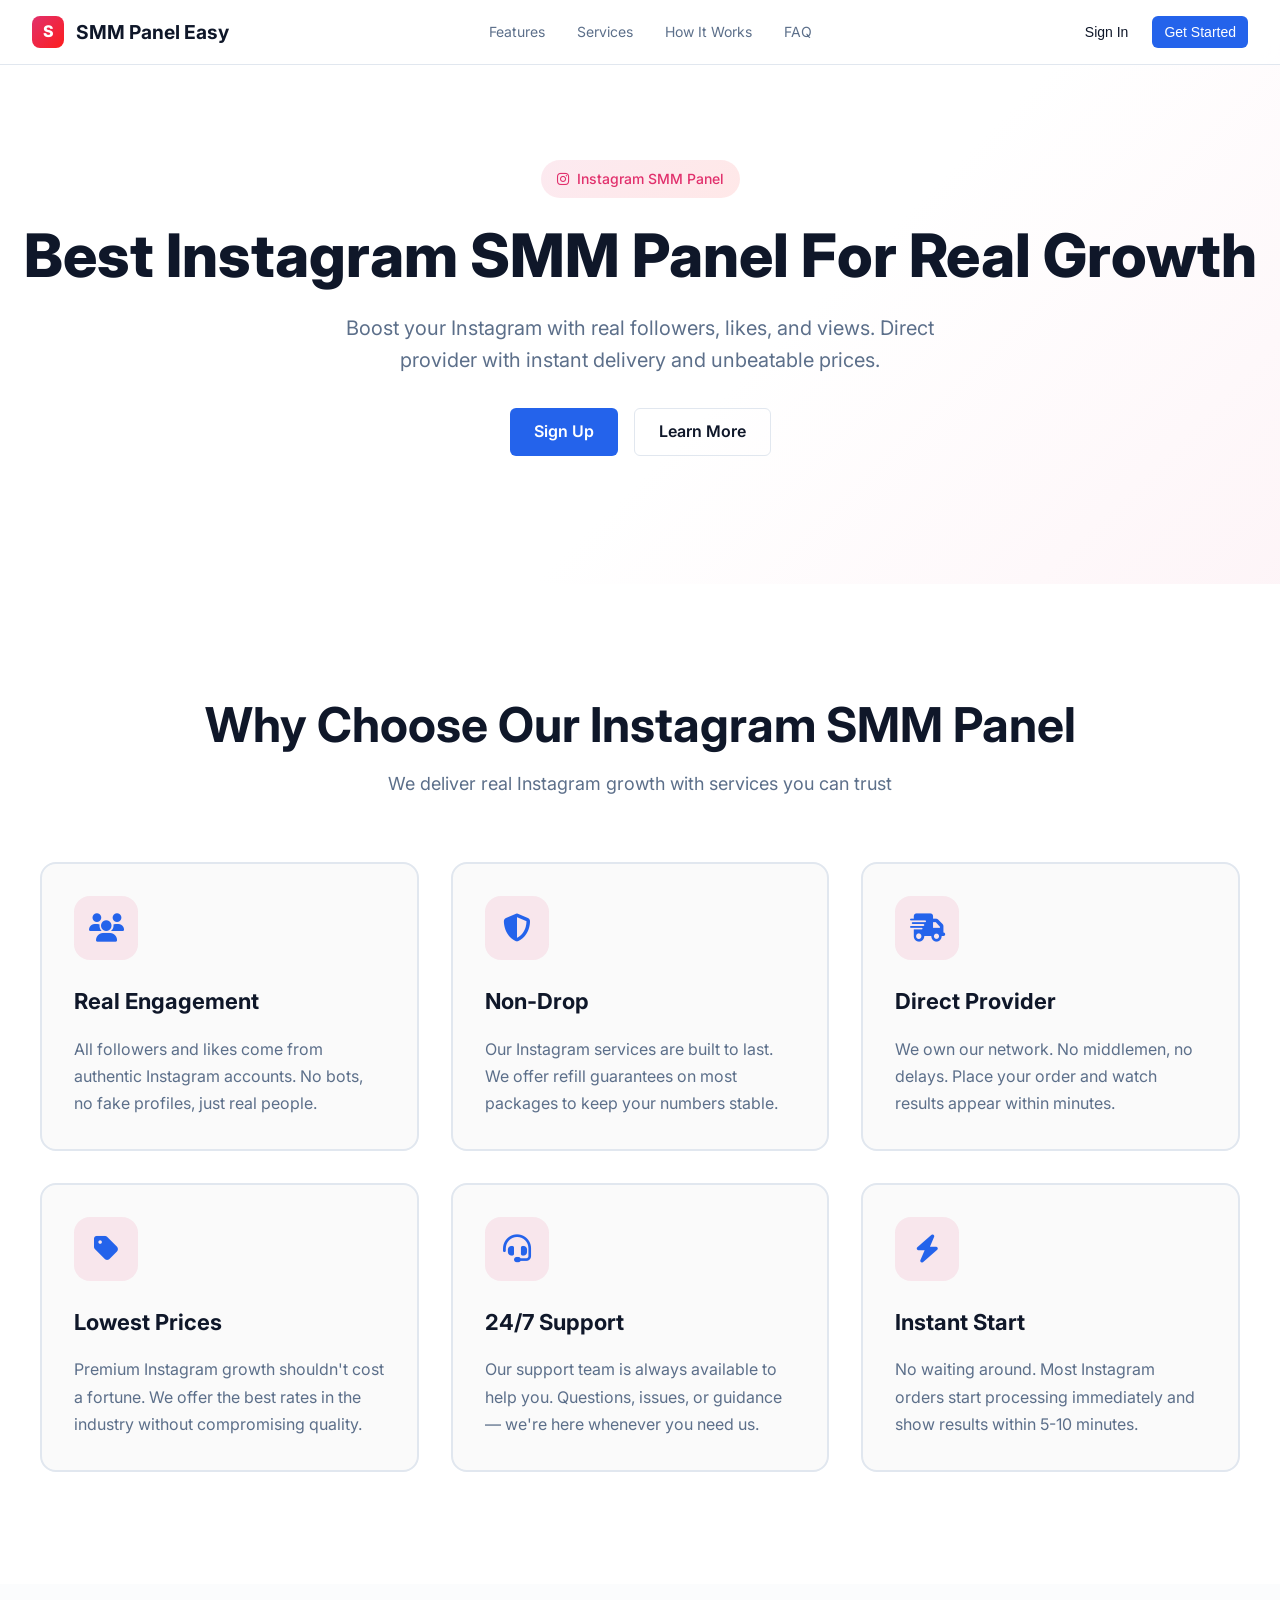
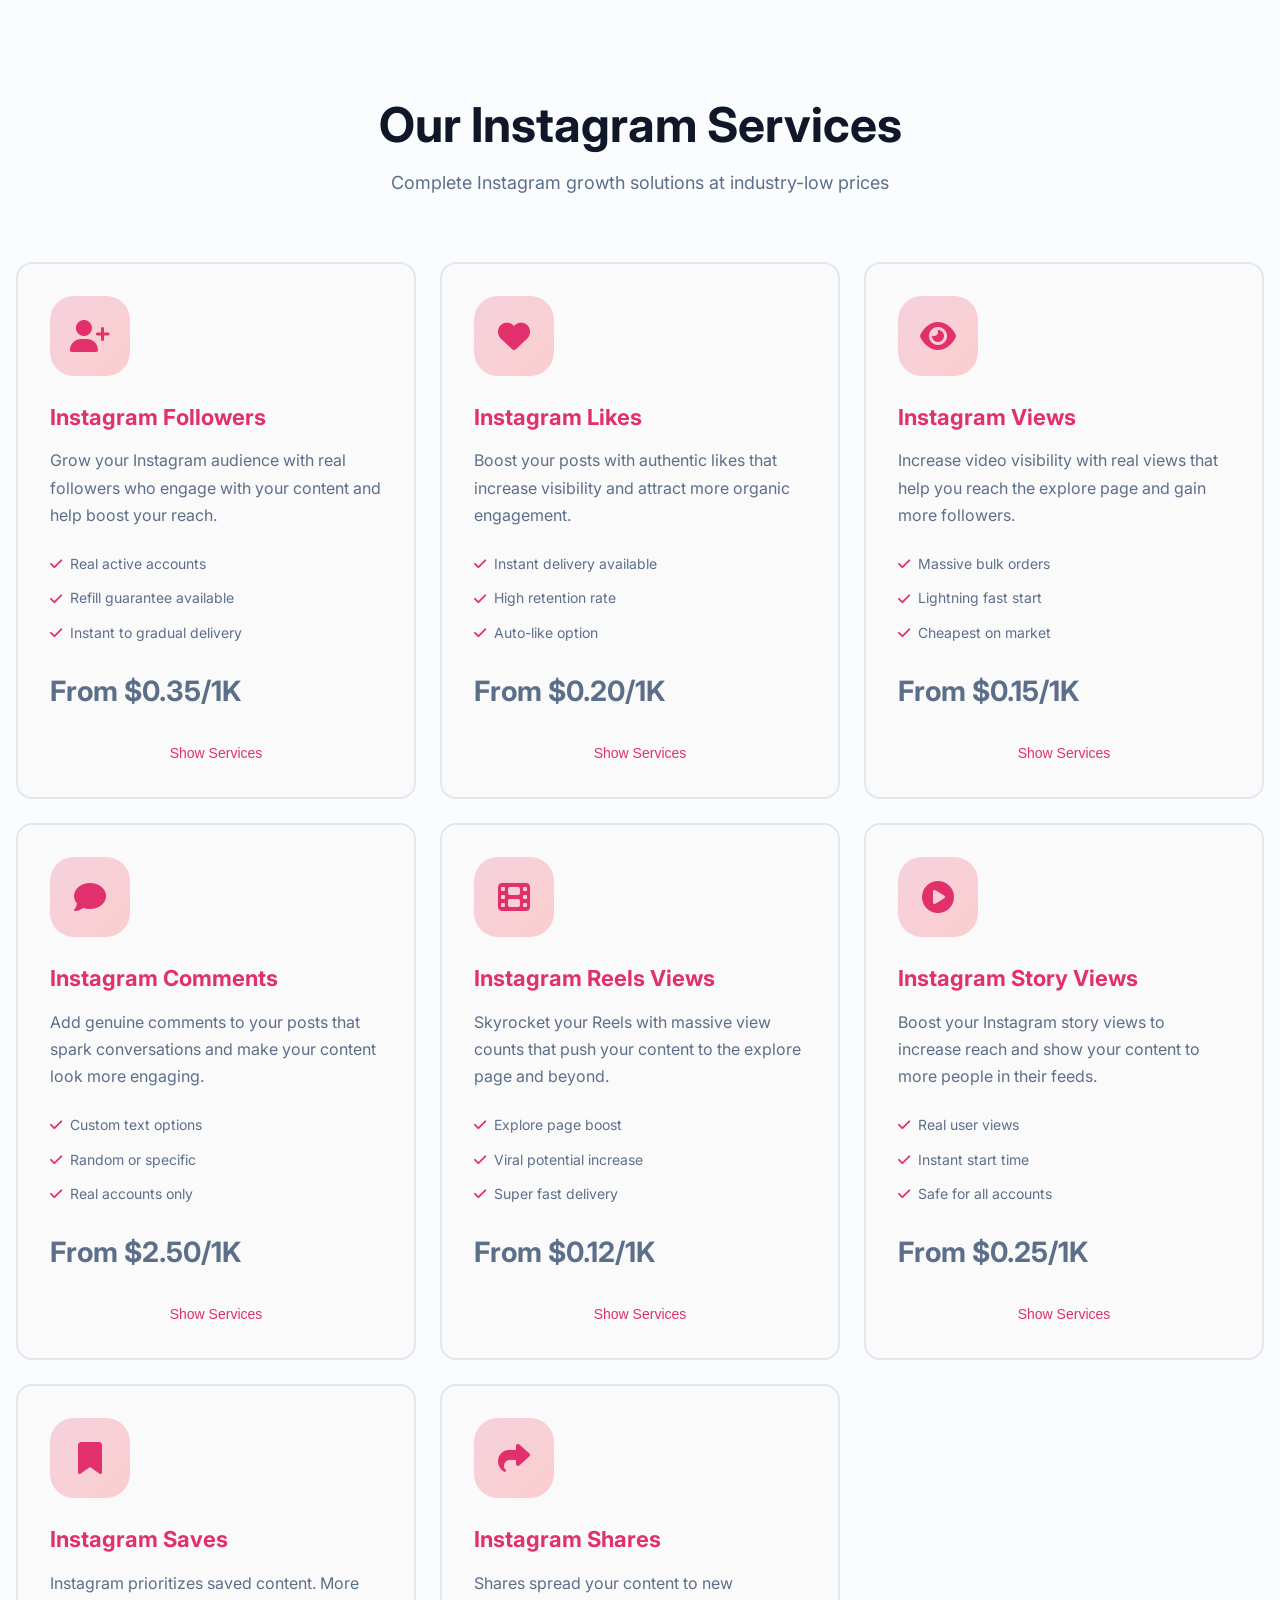
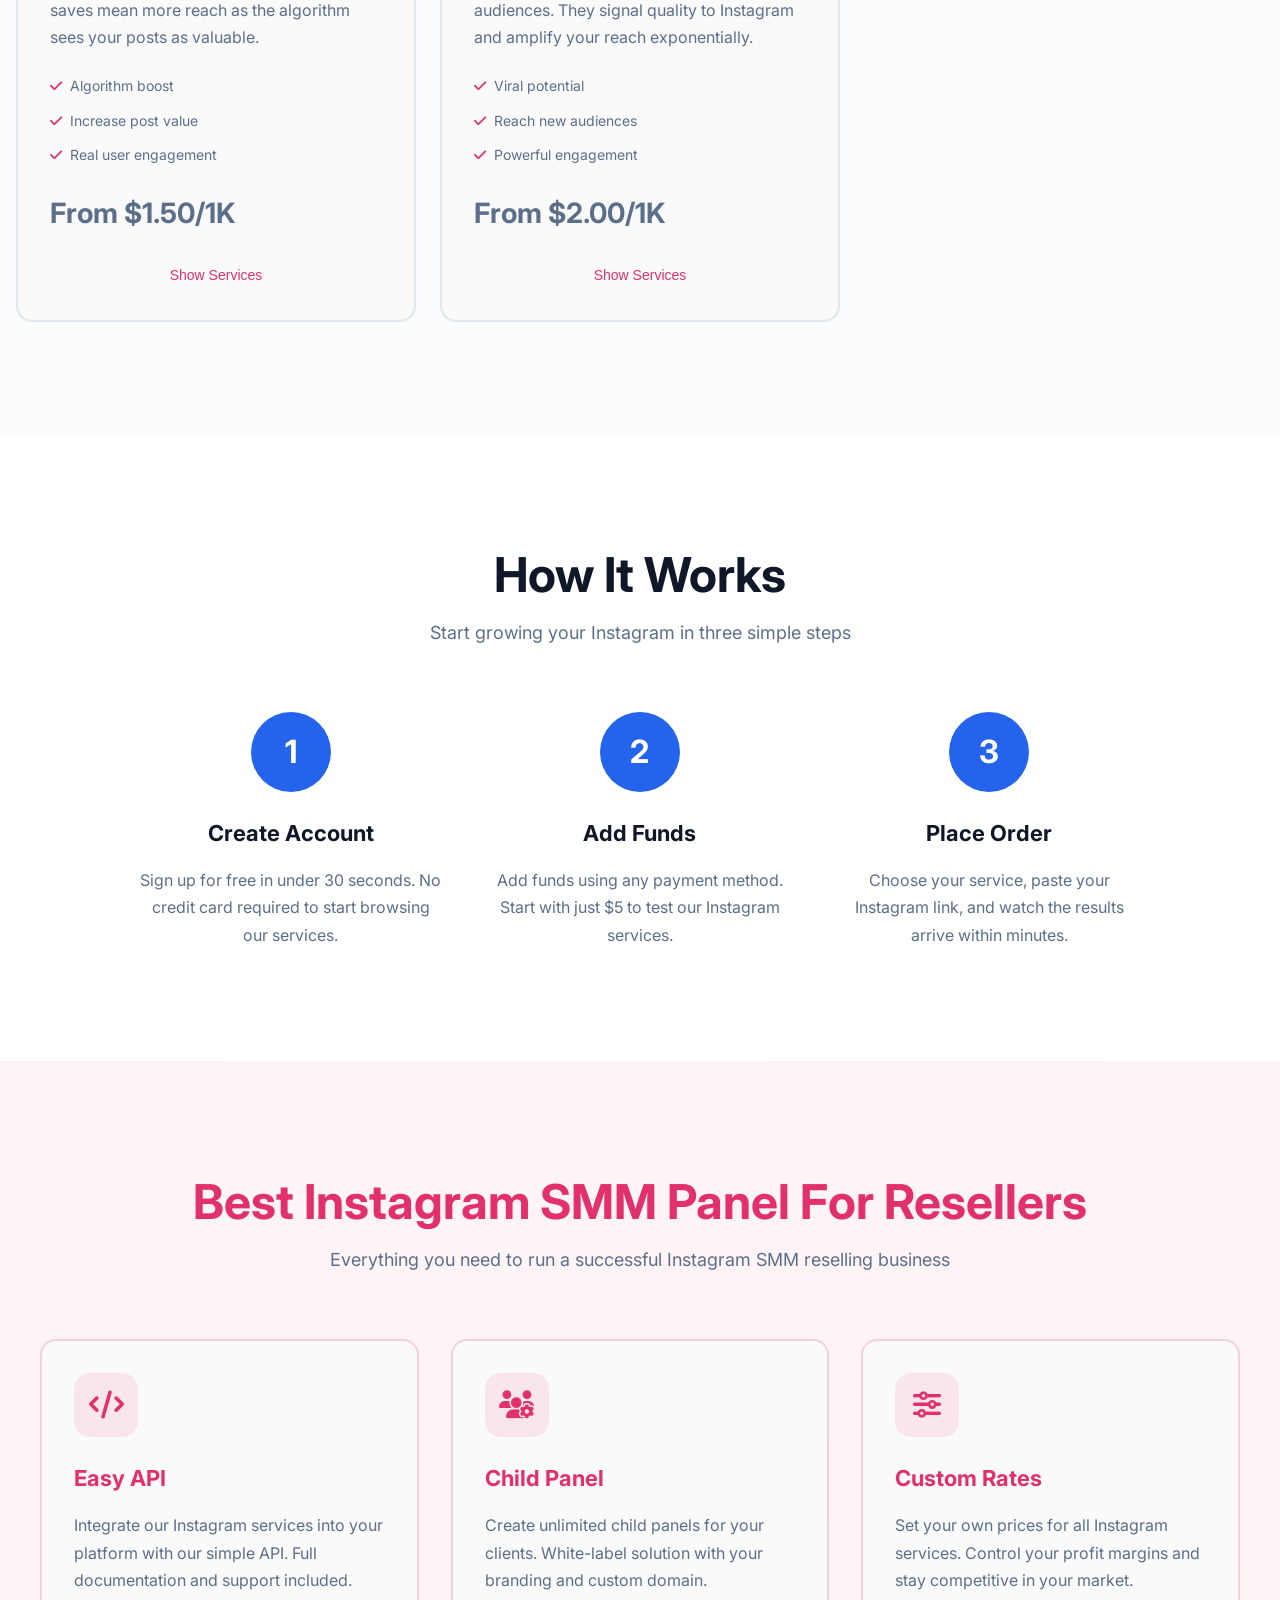
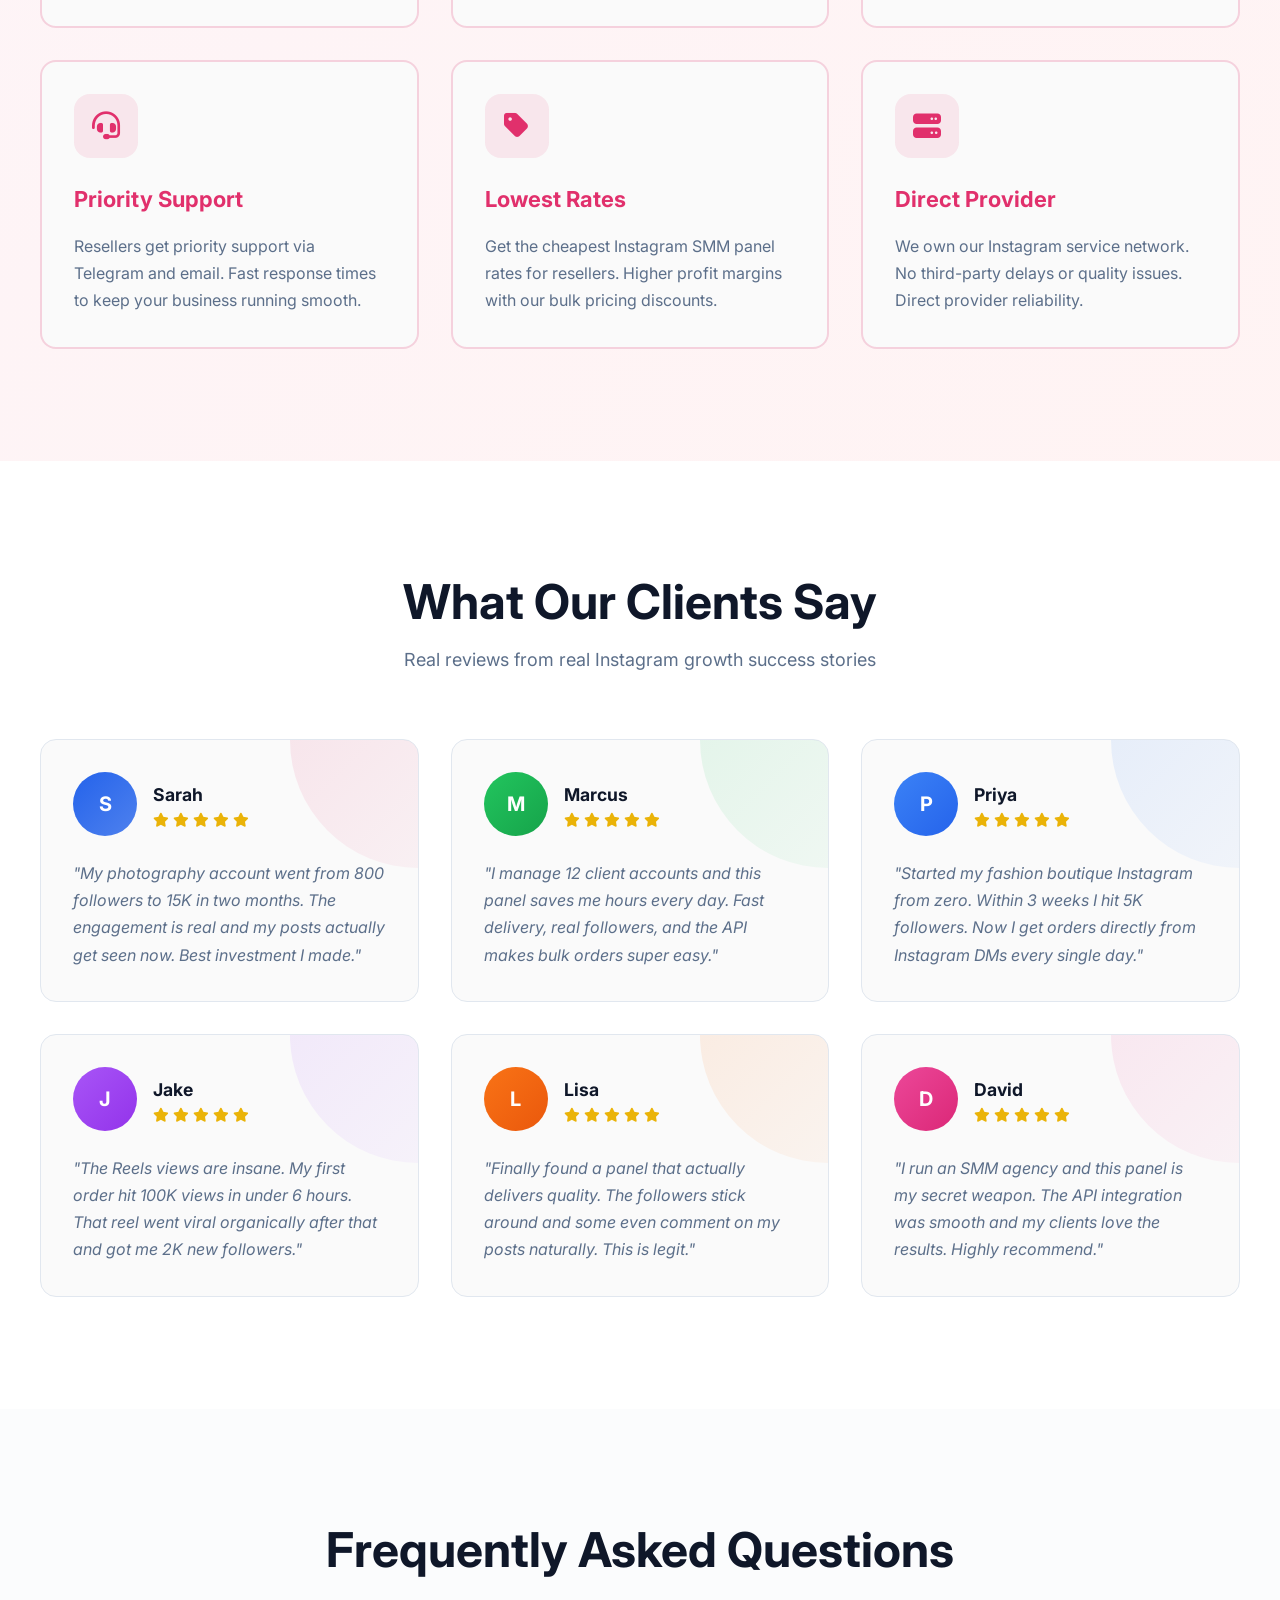
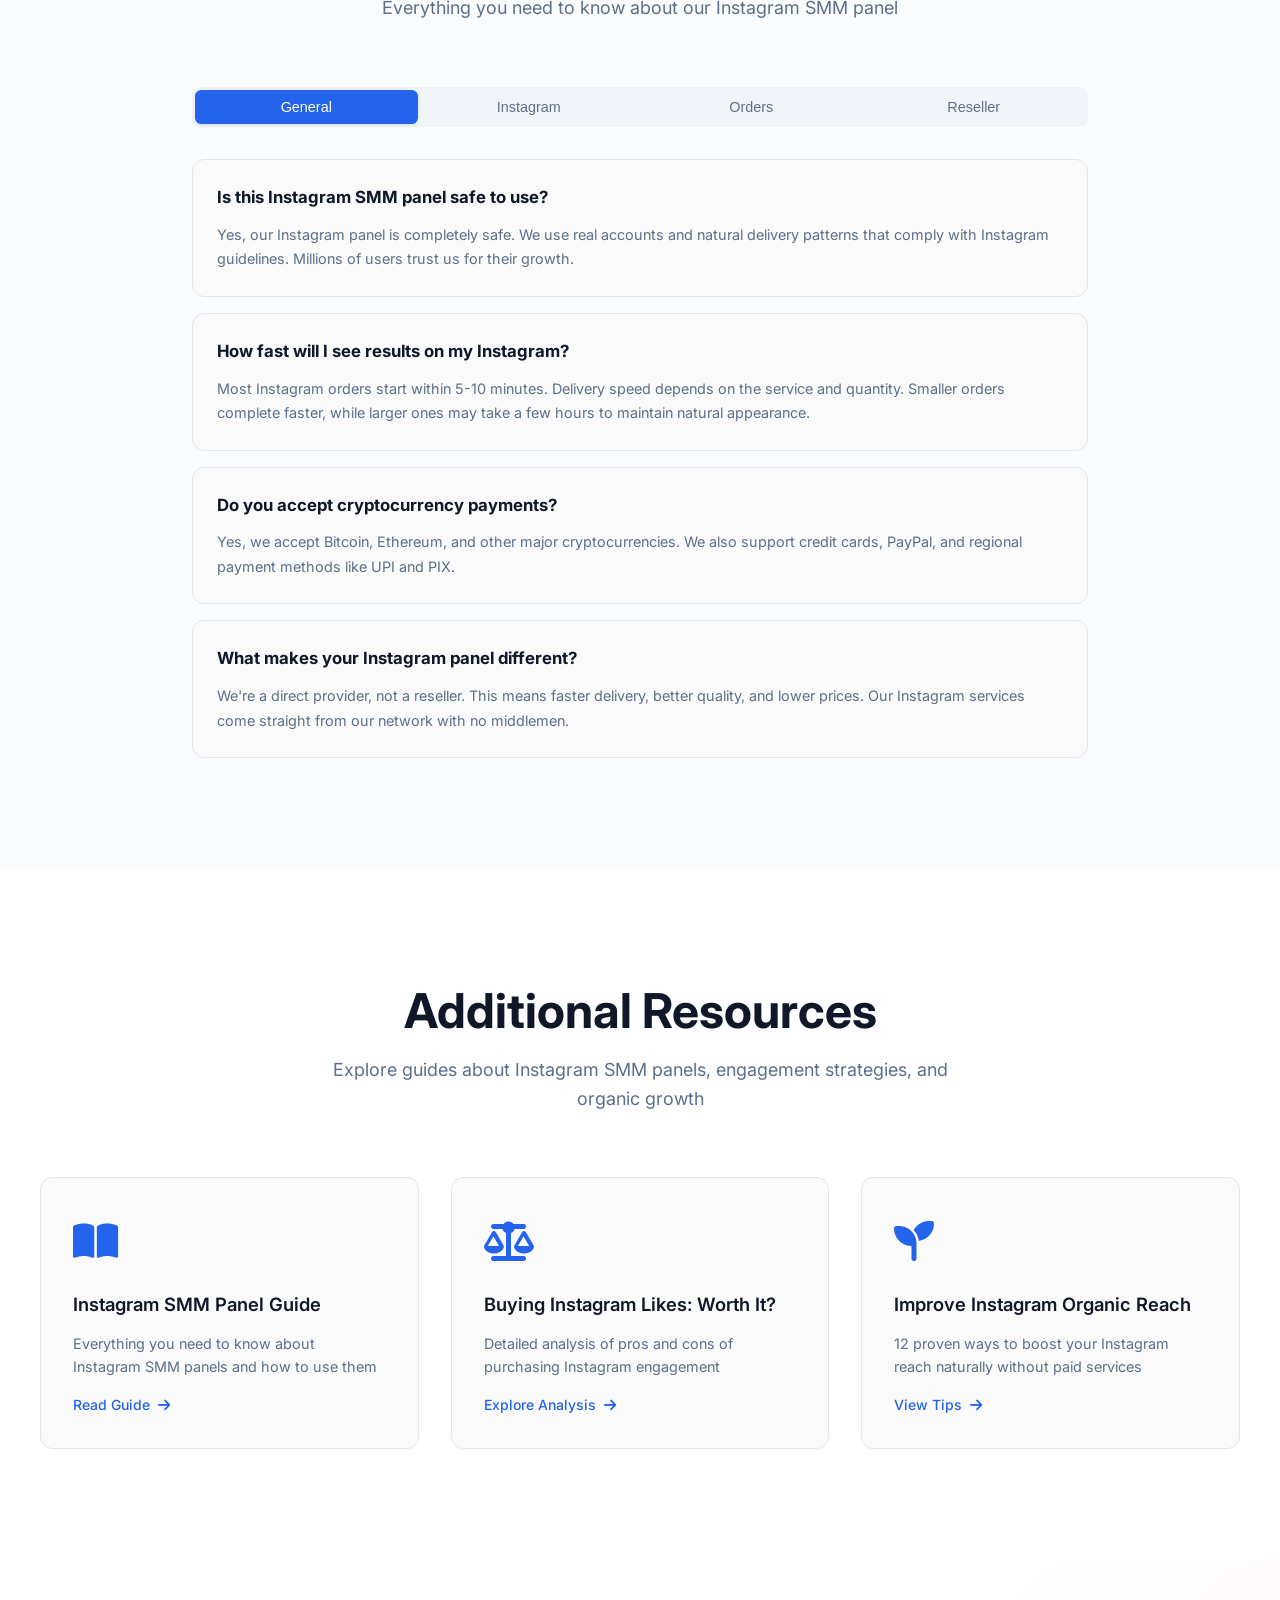
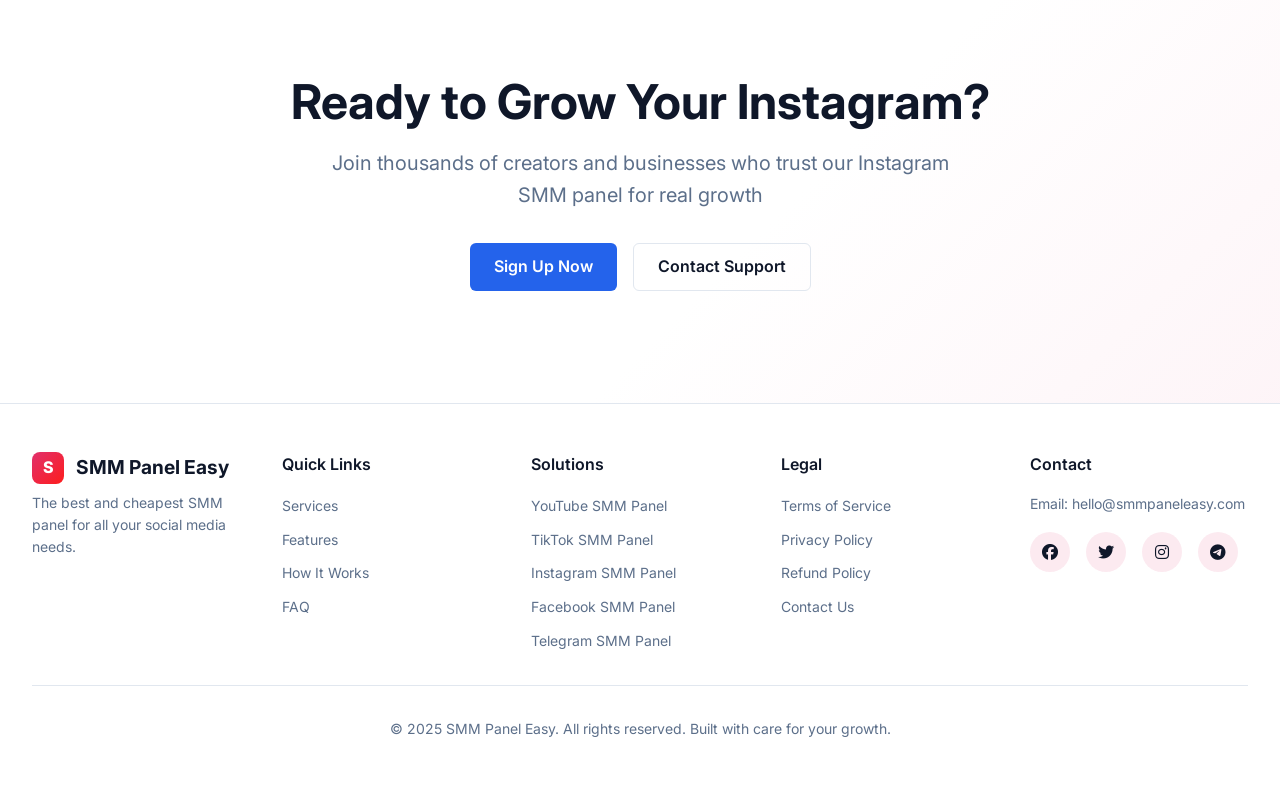
<file: instagram-smm-panel.html>
<!DOCTYPE html>
<html lang="en">
<head>
  <meta charset="UTF-8" />
  <meta name="viewport" content="width=device-width, initial-scale=1.0" />
  <title>Best Instagram SMM Panel | Cheap Instagram Followers &amp; Likes Provider</title>
  <meta name="description" content="Supercharge your Instagram growth with our premium SMM panel. Real followers, likes, and views at the best prices. Direct provider with instant delivery." />
  <link rel="preconnect" href="https://fonts.googleapis.com" />
  <link rel="preconnect" href="https://fonts.gstatic.com" crossorigin />
  <link href="https://fonts.googleapis.com/css2?family=Inter:wght@400;500;600;700;800&display=swap" rel="stylesheet" />
  <link rel="stylesheet" href="https://cdnjs.cloudflare.com/ajax/libs/font-awesome/6.5.1/css/all.min.css" integrity="sha512-DTOQO9RWCH3ppGqcWaEA1BIZOC6xxalwEsw9c2QQeAIftl+Vegovlnee1c9QX4TctnWMn13TZye+giMm8e2LwA==" crossorigin="anonymous" referrerpolicy="no-referrer" />
  <style>
    :root {
      --background: 0 0% 100%;
      --foreground: 222 47% 11%;
      --card: 0 0% 98%;
      --border: 214 32% 91%;
      --muted: 210 40% 96%;
      --muted-foreground: 215 20% 45%;
      --accent: 221 83% 53%;
      --accent-foreground: 0 0% 100%;
      --ig-pink: #E1306C;
      --ig-red: #FD1D1D;
      --ig-pink-dark: #c0255a;
    }
    *, *::before, *::after { box-sizing: border-box; margin: 0; padding: 0; }
    html { scroll-behavior: smooth; }
    body {
      font-family: 'Inter', sans-serif;
      background-color: hsl(var(--background));
      color: hsl(var(--foreground));
      line-height: 1.6;
      -webkit-font-smoothing: antialiased;
    }
    a { text-decoration: none; color: inherit; }
    img { max-width: 100%; display: block; }

    /* ── Header ── */
    .site-header {
      position: fixed; top: 0; left: 0; right: 0; z-index: 50;
      background: rgba(255,255,255,0.8);
      backdrop-filter: blur(12px);
      border-bottom: 1px solid hsl(var(--border));
    }
    .header-inner {
      max-width: 1280px; margin: 0 auto; padding: 0 2rem;
      display: flex; align-items: center; justify-content: space-between;
      height: 64px;
    }
    .logo-link { display: flex; align-items: center; gap: 0.75rem; transition: opacity .2s; }
    .logo-link:hover { opacity: .8; }
    .logo-icon {
      width: 32px; height: 32px; border-radius: 8px;
      background: linear-gradient(135deg, var(--ig-pink), var(--ig-red));
      display: flex; align-items: center; justify-content: center;
      color: #fff; font-size: 16px; font-weight: 800;
    }
    .logo-text { font-size: 1.2rem; font-weight: 700; color: hsl(var(--foreground)); }
    .site-nav { display: none; align-items: center; gap: 2rem; }
    @media(min-width:768px){ .site-nav { display: flex; } }
    .site-nav a {
      font-size: .875rem; color: hsl(var(--muted-foreground));
      transition: color .2s; background: none; border: none; cursor: pointer;
    }
    .site-nav a:hover { color: hsl(var(--foreground)); }
    .header-btns { display: flex; align-items: center; gap: .75rem; }
    .btn-ghost {
      display: inline-flex; align-items: center; justify-content: center;
      height: 32px; padding: 0 12px; border-radius: 6px; font-size: .875rem;
      font-weight: 500; border: none; background: transparent; cursor: pointer;
      color: hsl(var(--foreground)); transition: background .2s;
    }
    .btn-ghost:hover { background: hsl(var(--muted)); }
    .btn-accent {
      display: inline-flex; align-items: center; justify-content: center;
      height: 32px; padding: 0 12px; border-radius: 6px; font-size: .875rem;
      font-weight: 500; border: none; cursor: pointer;
      background: hsl(var(--accent)); color: hsl(var(--accent-foreground));
      transition: opacity .2s;
    }
    .btn-accent:hover { opacity: .9; }

    /* ── Sections ── */
    section { padding: 7rem 0; }
    .container { max-width: 1280px; margin: 0 auto; padding: 0 1rem; }
    .section-title { font-size: clamp(1.8rem, 4vw, 3rem); font-weight: 700; margin-bottom: 1rem; line-height: 1.2; }
    .section-sub { font-size: 1.125rem; color: hsl(var(--muted-foreground)); max-width: 640px; margin: 0 auto; }
    .text-center { text-align: center; }
    .mb-16 { margin-bottom: 4rem; }

    /* ── Hero ── */
    .hero {
      padding-top: 160px; padding-bottom: 8rem;
      background: linear-gradient(135deg, hsl(var(--background)) 0%, hsl(var(--background)) 60%, rgba(225,48,108,0.05) 100%);
    }
    .hero-badge {
      display: inline-flex; align-items: center; gap: .5rem;
      background: linear-gradient(135deg, rgba(225,48,108,.1), rgba(253,29,29,.1));
      color: var(--ig-pink); padding: .5rem 1rem; border-radius: 999px;
      font-size: .875rem; font-weight: 500; margin-bottom: 1.5rem;
    }
    .hero h1 {
      font-size: clamp(2rem, 5vw, 3.75rem); font-weight: 800;
      margin-bottom: 1.5rem; line-height: 1.1;
    }
    .hero p { font-size: 1.25rem; color: hsl(var(--muted-foreground)); margin-bottom: 2rem; max-width: 640px; margin-left: auto; margin-right: auto; }
    .hero-btns { display: flex; flex-wrap: wrap; gap: 1rem; justify-content: center; }
    .btn-primary {
      display: inline-flex; align-items: center; justify-content: center; gap: .5rem;
      padding: .625rem 1.5rem; border-radius: 6px; font-size: 1rem; font-weight: 600;
      background: hsl(var(--accent)); color: #fff; border: none; cursor: pointer; transition: opacity .2s;
    }
    .btn-primary:hover { opacity: .9; }
    .btn-outline {
      display: inline-flex; align-items: center; justify-content: center; gap: .5rem;
      padding: .625rem 1.5rem; border-radius: 6px; font-size: 1rem; font-weight: 600;
      background: transparent; color: hsl(var(--foreground));
      border: 1px solid hsl(var(--border)); cursor: pointer; transition: all .2s;
    }
    .btn-outline:hover { background: rgba(225,48,108,.08); color: var(--ig-pink); border-color: var(--ig-pink); }

    /* ── Feature Cards (Why Choose) ── */
    .features-grid {
      display: grid; gap: 2rem;
      grid-template-columns: repeat(auto-fill, minmax(300px, 1fr));
      max-width: 1200px; margin: 0 auto;
    }
    .feature-card {
      background: hsl(var(--card)); border: 2px solid hsl(var(--border));
      border-radius: 1rem; padding: 2rem; transition: box-shadow .3s;
    }
    .feature-card:hover { box-shadow: 0 10px 30px rgba(0,0,0,.08); }
    .feat-icon-wrap {
      width: 64px; height: 64px; border-radius: 1rem; margin-bottom: 1.5rem;
      background: rgba(225,48,108,.1);
      display: flex; align-items: center; justify-content: center;
    }
    .feat-icon-wrap i { font-size: 1.75rem; color: hsl(var(--accent)); }
    .feature-card h3 { font-size: 1.375rem; font-weight: 700; margin-bottom: 1rem; }
    .feature-card p { color: hsl(var(--muted-foreground)); line-height: 1.7; }

    /* ── Service Cards ── */
    .services-bg { background: hsl(var(--muted) / 30%); }
    .services-grid {
      display: grid; gap: 1.5rem;
      grid-template-columns: repeat(auto-fill, minmax(300px, 1fr));
      max-width: 1280px; margin: 0 auto;
    }
    .ig-service-card {
      background: hsl(var(--card)); border: 2px solid hsl(var(--border));
      border-radius: 1rem; overflow: hidden; transition: all .3s; cursor: default;
    }
    .ig-service-card:hover {
      border-color: rgba(225,48,108,.5);
      box-shadow: 0 20px 40px rgba(225,48,108,.1);
    }
    .ig-service-card:hover .ig-icon-wrap { transform: scale(1.1); }
    .service-inner { padding: 2rem; }
    .ig-icon-wrap {
      width: 80px; height: 80px; border-radius: 1.5rem; margin-bottom: 1.5rem;
      background: linear-gradient(135deg, rgba(225,48,108,.2), rgba(253,29,29,.2));
      display: flex; align-items: center; justify-content: center;
      transition: transform .3s;
    }
    .ig-icon-wrap i { font-size: 2rem; color: var(--ig-pink); }
    .ig-service-card h3 { font-size: 1.375rem; font-weight: 700; color: var(--ig-pink); margin-bottom: .75rem; }
    .ig-service-card p { color: hsl(var(--muted-foreground)); margin-bottom: 1.5rem; line-height: 1.7; }
    .ig-check-list { list-style: none; margin-bottom: 1.5rem; display: flex; flex-direction: column; gap: .75rem; }
    .ig-check-list li { display: flex; align-items: center; gap: .5rem; font-size: .875rem; color: hsl(var(--muted-foreground)); }
    .ig-check-list li i { color: var(--ig-pink); }
    .ig-price { font-size: 1.75rem; font-weight: 700; color: var(--ig-pink); margin-bottom: 1.5rem; }
    .ig-show-link {
      width: 100%; text-align: center; color: var(--ig-pink); font-size: .875rem;
      font-weight: 500; background: none; border: none; cursor: pointer; padding: .25rem 0;
      transition: opacity .2s;
    }
    .ig-show-link:hover { opacity: .7; text-decoration: underline; }

    /* ── How It Works ── */
    .steps-grid {
      display: grid; gap: 3rem;
      grid-template-columns: repeat(auto-fill, minmax(260px, 1fr));
      max-width: 1000px; margin: 0 auto;
    }
    .step-item { text-align: center; }
    .step-num {
      width: 80px; height: 80px; border-radius: 50%;
      background: hsl(var(--accent)); color: #fff;
      display: flex; align-items: center; justify-content: center;
      font-size: 2rem; font-weight: 700; margin: 0 auto 1.5rem;
    }
    .step-item h3 { font-size: 1.375rem; font-weight: 700; margin-bottom: 1rem; }
    .step-item p { color: hsl(var(--muted-foreground)); line-height: 1.7; }

    /* ── Resellers ── */
    .resellers-bg {
      background: linear-gradient(135deg, rgba(225,48,108,.05) 0%, rgba(253,29,29,.05) 100%);
    }
    .resellers-grid {
      display: grid; gap: 2rem;
      grid-template-columns: repeat(auto-fill, minmax(300px, 1fr));
      max-width: 1200px; margin: 0 auto;
    }
    .reseller-card {
      background: hsl(var(--card)); border: 2px solid rgba(225,48,108,.2);
      border-radius: 1rem; padding: 2rem; transition: box-shadow .3s;
    }
    .reseller-card:hover { box-shadow: 0 10px 30px rgba(225,48,108,.08); }
    .reseller-icon-wrap {
      width: 64px; height: 64px; border-radius: 1rem; margin-bottom: 1.5rem;
      background: rgba(225,48,108,.1);
      display: flex; align-items: center; justify-content: center;
    }
    .reseller-icon-wrap i { font-size: 1.75rem; color: var(--ig-pink); }
    .reseller-card h3 { font-size: 1.375rem; font-weight: 700; color: var(--ig-pink); margin-bottom: 1rem; }
    .reseller-card p { color: hsl(var(--muted-foreground)); line-height: 1.7; }

    /* ── Testimonials ── */
    .testimonials-grid {
      display: grid; gap: 2rem;
      grid-template-columns: repeat(auto-fill, minmax(300px, 1fr));
      max-width: 1200px; margin: 0 auto;
    }
    .testimonial-card {
      background: hsl(var(--card)); border: 1px solid hsl(var(--border));
      border-radius: 1rem; padding: 2rem; position: relative; overflow: hidden;
    }
    .testimonial-card::before {
      content: ''; position: absolute; top: 0; right: 0;
      width: 128px; height: 128px; border-radius: 0 0 0 100%;
    }
    .t-accent::before { background: linear-gradient(135deg, rgba(225,48,108,.1), rgba(225,48,108,.05)); }
    .t-green::before  { background: linear-gradient(135deg, rgba(34,197,94,.1), rgba(34,197,94,.05)); }
    .t-blue::before   { background: linear-gradient(135deg, rgba(59,130,246,.1), rgba(59,130,246,.05)); }
    .t-purple::before { background: linear-gradient(135deg, rgba(168,85,247,.1), rgba(168,85,247,.05)); }
    .t-orange::before { background: linear-gradient(135deg, rgba(249,115,22,.1), rgba(249,115,22,.05)); }
    .t-pink::before   { background: linear-gradient(135deg, rgba(236,72,153,.1), rgba(236,72,153,.05)); }
    .t-header { display: flex; align-items: center; gap: 1rem; margin-bottom: 1.5rem; }
    .t-avatar {
      width: 64px; height: 64px; border-radius: 50%;
      display: flex; align-items: center; justify-content: center;
      color: #fff; font-size: 1.25rem; font-weight: 700; flex-shrink: 0;
    }
    .av-accent  { background: linear-gradient(135deg, hsl(var(--accent)), hsl(var(--accent)/80%)); }
    .av-green   { background: linear-gradient(135deg, #22c55e, #16a34a); }
    .av-blue    { background: linear-gradient(135deg, #3b82f6, #2563eb); }
    .av-purple  { background: linear-gradient(135deg, #a855f7, #9333ea); }
    .av-orange  { background: linear-gradient(135deg, #f97316, #ea580c); }
    .av-pink    { background: linear-gradient(135deg, #ec4899, #db2777); }
    .t-name { font-weight: 700; font-size: 1.1rem; }
    .t-stars { display: flex; gap: .25rem; color: #eab308; margin-top: .25rem; }
    .t-stars i { font-size: .875rem; }
    .testimonial-card blockquote { color: hsl(var(--muted-foreground)); line-height: 1.7; font-style: italic; }

    /* ── FAQ ── */
    .faq-bg { background: hsl(var(--muted) / 30%); }
    .faq-tabs { max-width: 896px; margin: 0 auto; }
    .tabs-bar {
      display: grid; grid-template-columns: repeat(4,1fr);
      background: hsl(var(--muted)); border-radius: .5rem;
      padding: 3px; gap: 0; margin-bottom: 2rem;
    }
    .tab-btn {
      padding: .5rem .75rem; border-radius: .4rem; border: 1px solid transparent;
      background: transparent; font-size: .9rem; font-weight: 500; cursor: pointer;
      color: hsl(var(--muted-foreground)); transition: all .2s; text-align: center;
    }
    .tab-btn.active {
      background: hsl(var(--accent)); color: #fff;
      box-shadow: 0 1px 4px rgba(0,0,0,.1);
    }
    .tab-panel { display: none; flex-direction: column; gap: 1rem; }
    .tab-panel.active { display: flex; }
    .faq-card {
      background: hsl(var(--card)); border: 1px solid hsl(var(--border));
      border-radius: .75rem; padding: 1.5rem;
    }
    .faq-card h3 { font-weight: 700; font-size: 1.05rem; margin-bottom: .75rem; }
    .faq-card p { color: hsl(var(--muted-foreground)); font-size: .9rem; line-height: 1.7; }

    /* ── Additional Resources ── */
    .resources-grid {
      display: grid; gap: 2rem; grid-template-columns: repeat(auto-fill, minmax(280px,1fr));
      max-width: 1200px; margin: 0 auto;
    }
    .resource-link {
      display: block; padding: 2rem; border-radius: .75rem;
      border: 1px solid hsl(var(--border)); background: hsl(var(--card));
      transition: all .3s;
    }
    .resource-link:hover { box-shadow: 0 10px 30px rgba(0,0,0,.08); border-color: hsl(var(--accent)); }
    .resource-link:hover h3 { color: hsl(var(--accent)); }
    .resource-icon { font-size: 2.5rem; color: hsl(var(--accent)); margin-bottom: 1rem; }
    .resource-link h3 { font-size: 1.15rem; font-weight: 600; margin-bottom: .75rem; transition: color .2s; }
    .resource-link p { color: hsl(var(--muted-foreground)); font-size: .9rem; margin-bottom: 1rem; line-height: 1.6; }
    .resource-more { display: flex; align-items: center; gap: .5rem; color: hsl(var(--accent)); font-size: .875rem; font-weight: 500; }

    /* ── CTA ── */
    .cta-section {
      background: linear-gradient(135deg, hsl(var(--background)) 0%, hsl(var(--background)) 60%, rgba(225,48,108,.05) 100%);
    }
    .cta-btns { display: flex; flex-wrap: wrap; gap: 1rem; justify-content: center; }
    .btn-cta-outline {
      display: inline-flex; align-items: center; justify-content: center; gap: .5rem;
      padding: .625rem 1.5rem; border-radius: 6px; font-size: 1rem; font-weight: 600;
      background: transparent; color: hsl(var(--foreground));
      border: 1px solid hsl(var(--border)); cursor: pointer; transition: all .2s;
    }
    .btn-cta-outline:hover { background: rgba(225,48,108,.08); color: var(--ig-pink); border-color: var(--ig-pink); }

    /* ── Footer ── */
    .site-footer {
      padding: 3rem 2rem; border-top: 1px solid hsl(var(--border));
      background: hsl(var(--background));
    }
    .footer-inner { max-width: 1280px; margin: 0 auto; }
    .footer-grid {
      display: grid; gap: 2rem; margin-bottom: 2rem;
      grid-template-columns: repeat(auto-fill, minmax(180px, 1fr));
    }
    .footer-brand p { font-size: .875rem; color: hsl(var(--muted-foreground)); line-height: 1.6; margin-top: .5rem; }
    .footer-col h4 { font-weight: 600; margin-bottom: 1rem; color: hsl(var(--foreground)); }
    .footer-col ul { list-style: none; display: flex; flex-direction: column; gap: .5rem; }
    .footer-col ul li a { font-size: .875rem; color: hsl(var(--muted-foreground)); transition: color .2s; }
    .footer-col ul li a:hover { color: hsl(var(--accent)); }
    .footer-email { font-size: .875rem; color: hsl(var(--muted-foreground)); margin-bottom: 1rem; }
    .footer-email a { transition: color .2s; }
    .footer-email a:hover { color: hsl(var(--accent)); }
    .social-links { display: flex; gap: 1rem; }
    .social-links a {
      width: 40px; height: 40px; border-radius: 50%;
      background: rgba(225,48,108,.1); display: flex; align-items: center; justify-content: center;
      color: hsl(var(--foreground)); transition: all .2s;
    }
    .social-links a:hover { background: hsl(var(--accent)); color: #fff; }
    .footer-bottom { padding-top: 2rem; border-top: 1px solid hsl(var(--border)); text-align: center; }
    .footer-bottom p { font-size: .875rem; color: hsl(var(--muted-foreground)); }

    /* ── Resellers Title ── */
    .resellers-title { color: var(--ig-pink); }
  </style>
</head>
<body>

  <!-- Header -->
  <header class="site-header">
    <div class="header-inner">
      <a class="logo-link" href="index.html">
        <div class="logo-icon">S</div>
        <span class="logo-text">SMM Panel Easy</span>
      </a>
      <nav class="site-nav">
        <a href="#why-choose">Features</a>
        <a href="#services">Services</a>
        <a href="#how-it-works">How It Works</a>
        <a href="#faq">FAQ</a>
      </nav>
      <div class="header-btns">
        <a href="login.html"><button class="btn-ghost">Sign In</button></a>
        <a href="register.html"><button class="btn-accent">Get Started</button></a>
      </div>
    </div>
  </header>

  <main>

    <!-- Hero -->
    <section class="hero">
      <div class="container text-center">
        <div class="hero-badge">
          <i class="fa-brands fa-instagram"></i>
          Instagram SMM Panel
        </div>
        <h1>Best Instagram SMM Panel For Real Growth</h1>
        <p>Boost your Instagram with real followers, likes, and views. Direct provider with instant delivery and unbeatable prices.</p>
        <div class="hero-btns">
          <a href="register.html" class="btn-primary">Sign Up</a>
          <a href="#services" class="btn-outline">Learn More</a>
        </div>
      </div>
    </section>

    <!-- Why Choose Us -->
    <section id="why-choose">
      <div class="container">
        <div class="text-center mb-16">
          <h2 class="section-title">Why Choose Our Instagram SMM Panel</h2>
          <p class="section-sub">We deliver real Instagram growth with services you can trust</p>
        </div>
        <div class="features-grid">
          <div class="feature-card">
            <div class="feat-icon-wrap"><i class="fa-solid fa-users"></i></div>
            <h3>Real Engagement</h3>
            <p>All followers and likes come from authentic Instagram accounts. No bots, no fake profiles, just real people.</p>
          </div>
          <div class="feature-card">
            <div class="feat-icon-wrap"><i class="fa-solid fa-shield-halved"></i></div>
            <h3>Non-Drop</h3>
            <p>Our Instagram services are built to last. We offer refill guarantees on most packages to keep your numbers stable.</p>
          </div>
          <div class="feature-card">
            <div class="feat-icon-wrap"><i class="fa-solid fa-truck-fast"></i></div>
            <h3>Direct Provider</h3>
            <p>We own our network. No middlemen, no delays. Place your order and watch results appear within minutes.</p>
          </div>
          <div class="feature-card">
            <div class="feat-icon-wrap"><i class="fa-solid fa-tag"></i></div>
            <h3>Lowest Prices</h3>
            <p>Premium Instagram growth shouldn't cost a fortune. We offer the best rates in the industry without compromising quality.</p>
          </div>
          <div class="feature-card">
            <div class="feat-icon-wrap"><i class="fa-solid fa-headset"></i></div>
            <h3>24/7 Support</h3>
            <p>Our support team is always available to help you. Questions, issues, or guidance — we're here whenever you need us.</p>
          </div>
          <div class="feature-card">
            <div class="feat-icon-wrap"><i class="fa-solid fa-bolt"></i></div>
            <h3>Instant Start</h3>
            <p>No waiting around. Most Instagram orders start processing immediately and show results within 5-10 minutes.</p>
          </div>
        </div>
      </div>
    </section>

    <!-- Services -->
    <section id="services" class="services-bg">
      <div class="container">
        <div class="text-center mb-16">
          <h2 class="section-title">Our Instagram Services</h2>
          <p class="section-sub">Complete Instagram growth solutions at industry-low prices</p>
        </div>
        <div class="services-grid">

          <!-- Followers -->
          <div class="ig-service-card">
            <div class="service-inner">
              <div class="ig-icon-wrap"><i class="fa-solid fa-user-plus"></i></div>
              <h3>Instagram Followers</h3>
              <p>Grow your Instagram audience with real followers who engage with your content and help boost your reach.</p>
              <ul class="ig-check-list">
                <li><i class="fa-solid fa-check"></i><span>Real active accounts</span></li>
                <li><i class="fa-solid fa-check"></i><span>Refill guarantee available</span></li>
                <li><i class="fa-solid fa-check"></i><span>Instant to gradual delivery</span></li>
              </ul>
              <p class="ig-price">From $0.35/1K</p>
              <button class="ig-show-link">Show Services</button>
            </div>
          </div>

          <!-- Likes -->
          <div class="ig-service-card">
            <div class="service-inner">
              <div class="ig-icon-wrap"><i class="fa-solid fa-heart"></i></div>
              <h3>Instagram Likes</h3>
              <p>Boost your posts with authentic likes that increase visibility and attract more organic engagement.</p>
              <ul class="ig-check-list">
                <li><i class="fa-solid fa-check"></i><span>Instant delivery available</span></li>
                <li><i class="fa-solid fa-check"></i><span>High retention rate</span></li>
                <li><i class="fa-solid fa-check"></i><span>Auto-like option</span></li>
              </ul>
              <p class="ig-price">From $0.20/1K</p>
              <button class="ig-show-link">Show Services</button>
            </div>
          </div>

          <!-- Views -->
          <div class="ig-service-card">
            <div class="service-inner">
              <div class="ig-icon-wrap"><i class="fa-solid fa-eye"></i></div>
              <h3>Instagram Views</h3>
              <p>Increase video visibility with real views that help you reach the explore page and gain more followers.</p>
              <ul class="ig-check-list">
                <li><i class="fa-solid fa-check"></i><span>Massive bulk orders</span></li>
                <li><i class="fa-solid fa-check"></i><span>Lightning fast start</span></li>
                <li><i class="fa-solid fa-check"></i><span>Cheapest on market</span></li>
              </ul>
              <p class="ig-price">From $0.15/1K</p>
              <button class="ig-show-link">Show Services</button>
            </div>
          </div>

          <!-- Comments -->
          <div class="ig-service-card">
            <div class="service-inner">
              <div class="ig-icon-wrap"><i class="fa-solid fa-comment"></i></div>
              <h3>Instagram Comments</h3>
              <p>Add genuine comments to your posts that spark conversations and make your content look more engaging.</p>
              <ul class="ig-check-list">
                <li><i class="fa-solid fa-check"></i><span>Custom text options</span></li>
                <li><i class="fa-solid fa-check"></i><span>Random or specific</span></li>
                <li><i class="fa-solid fa-check"></i><span>Real accounts only</span></li>
              </ul>
              <p class="ig-price">From $2.50/1K</p>
              <button class="ig-show-link">Show Services</button>
            </div>
          </div>

          <!-- Reels Views -->
          <div class="ig-service-card">
            <div class="service-inner">
              <div class="ig-icon-wrap"><i class="fa-solid fa-film"></i></div>
              <h3>Instagram Reels Views</h3>
              <p>Skyrocket your Reels with massive view counts that push your content to the explore page and beyond.</p>
              <ul class="ig-check-list">
                <li><i class="fa-solid fa-check"></i><span>Explore page boost</span></li>
                <li><i class="fa-solid fa-check"></i><span>Viral potential increase</span></li>
                <li><i class="fa-solid fa-check"></i><span>Super fast delivery</span></li>
              </ul>
              <p class="ig-price">From $0.12/1K</p>
              <button class="ig-show-link">Show Services</button>
            </div>
          </div>

          <!-- Story Views -->
          <div class="ig-service-card">
            <div class="service-inner">
              <div class="ig-icon-wrap"><i class="fa-solid fa-circle-play"></i></div>
              <h3>Instagram Story Views</h3>
              <p>Boost your Instagram story views to increase reach and show your content to more people in their feeds.</p>
              <ul class="ig-check-list">
                <li><i class="fa-solid fa-check"></i><span>Real user views</span></li>
                <li><i class="fa-solid fa-check"></i><span>Instant start time</span></li>
                <li><i class="fa-solid fa-check"></i><span>Safe for all accounts</span></li>
              </ul>
              <p class="ig-price">From $0.25/1K</p>
              <button class="ig-show-link">Show Services</button>
            </div>
          </div>

          <!-- Saves -->
          <div class="ig-service-card">
            <div class="service-inner">
              <div class="ig-icon-wrap"><i class="fa-solid fa-bookmark"></i></div>
              <h3>Instagram Saves</h3>
              <p>Instagram prioritizes saved content. More saves mean more reach as the algorithm sees your posts as valuable.</p>
              <ul class="ig-check-list">
                <li><i class="fa-solid fa-check"></i><span>Algorithm boost</span></li>
                <li><i class="fa-solid fa-check"></i><span>Increase post value</span></li>
                <li><i class="fa-solid fa-check"></i><span>Real user engagement</span></li>
              </ul>
              <p class="ig-price">From $1.50/1K</p>
              <button class="ig-show-link">Show Services</button>
            </div>
          </div>

          <!-- Shares -->
          <div class="ig-service-card">
            <div class="service-inner">
              <div class="ig-icon-wrap"><i class="fa-solid fa-share"></i></div>
              <h3>Instagram Shares</h3>
              <p>Shares spread your content to new audiences. They signal quality to Instagram and amplify your reach exponentially.</p>
              <ul class="ig-check-list">
                <li><i class="fa-solid fa-check"></i><span>Viral potential</span></li>
                <li><i class="fa-solid fa-check"></i><span>Reach new audiences</span></li>
                <li><i class="fa-solid fa-check"></i><span>Powerful engagement</span></li>
              </ul>
              <p class="ig-price">From $2.00/1K</p>
              <button class="ig-show-link">Show Services</button>
            </div>
          </div>

        </div>
      </div>
    </section>

    <!-- How It Works -->
    <section id="how-it-works">
      <div class="container">
        <div class="text-center mb-16">
          <h2 class="section-title">How It Works</h2>
          <p class="section-sub">Start growing your Instagram in three simple steps</p>
        </div>
        <div class="steps-grid">
          <div class="step-item">
            <div class="step-num">1</div>
            <h3>Create Account</h3>
            <p>Sign up for free in under 30 seconds. No credit card required to start browsing our services.</p>
          </div>
          <div class="step-item">
            <div class="step-num">2</div>
            <h3>Add Funds</h3>
            <p>Add funds using any payment method. Start with just $5 to test our Instagram services.</p>
          </div>
          <div class="step-item">
            <div class="step-num">3</div>
            <h3>Place Order</h3>
            <p>Choose your service, paste your Instagram link, and watch the results arrive within minutes.</p>
          </div>
        </div>
      </div>
    </section>

    <!-- Resellers -->
    <section class="resellers-bg">
      <div class="container">
        <div class="text-center mb-16">
          <h2 class="section-title resellers-title">Best Instagram SMM Panel For Resellers</h2>
          <p class="section-sub">Everything you need to run a successful Instagram SMM reselling business</p>
        </div>
        <div class="resellers-grid">
          <div class="reseller-card">
            <div class="reseller-icon-wrap"><i class="fa-solid fa-code"></i></div>
            <h3>Easy API</h3>
            <p>Integrate our Instagram services into your platform with our simple API. Full documentation and support included.</p>
          </div>
          <div class="reseller-card">
            <div class="reseller-icon-wrap"><i class="fa-solid fa-users-gear"></i></div>
            <h3>Child Panel</h3>
            <p>Create unlimited child panels for your clients. White-label solution with your branding and custom domain.</p>
          </div>
          <div class="reseller-card">
            <div class="reseller-icon-wrap"><i class="fa-solid fa-sliders"></i></div>
            <h3>Custom Rates</h3>
            <p>Set your own prices for all Instagram services. Control your profit margins and stay competitive in your market.</p>
          </div>
          <div class="reseller-card">
            <div class="reseller-icon-wrap"><i class="fa-solid fa-headset"></i></div>
            <h3>Priority Support</h3>
            <p>Resellers get priority support via Telegram and email. Fast response times to keep your business running smooth.</p>
          </div>
          <div class="reseller-card">
            <div class="reseller-icon-wrap"><i class="fa-solid fa-tag"></i></div>
            <h3>Lowest Rates</h3>
            <p>Get the cheapest Instagram SMM panel rates for resellers. Higher profit margins with our bulk pricing discounts.</p>
          </div>
          <div class="reseller-card">
            <div class="reseller-icon-wrap"><i class="fa-solid fa-server"></i></div>
            <h3>Direct Provider</h3>
            <p>We own our Instagram service network. No third-party delays or quality issues. Direct provider reliability.</p>
          </div>
        </div>
      </div>
    </section>

    <!-- Testimonials -->
    <section>
      <div class="container">
        <div class="text-center mb-16">
          <h2 class="section-title">What Our Clients Say</h2>
          <p class="section-sub">Real reviews from real Instagram growth success stories</p>
        </div>
        <div class="testimonials-grid">
          <div class="testimonial-card t-accent">
            <div class="t-header">
              <div class="t-avatar av-accent">S</div>
              <div>
                <p class="t-name">Sarah</p>
                <div class="t-stars"><i class="fa-solid fa-star"></i><i class="fa-solid fa-star"></i><i class="fa-solid fa-star"></i><i class="fa-solid fa-star"></i><i class="fa-solid fa-star"></i></div>
              </div>
            </div>
            <blockquote>"My photography account went from 800 followers to 15K in two months. The engagement is real and my posts actually get seen now. Best investment I made."</blockquote>
          </div>
          <div class="testimonial-card t-green">
            <div class="t-header">
              <div class="t-avatar av-green">M</div>
              <div>
                <p class="t-name">Marcus</p>
                <div class="t-stars"><i class="fa-solid fa-star"></i><i class="fa-solid fa-star"></i><i class="fa-solid fa-star"></i><i class="fa-solid fa-star"></i><i class="fa-solid fa-star"></i></div>
              </div>
            </div>
            <blockquote>"I manage 12 client accounts and this panel saves me hours every day. Fast delivery, real followers, and the API makes bulk orders super easy."</blockquote>
          </div>
          <div class="testimonial-card t-blue">
            <div class="t-header">
              <div class="t-avatar av-blue">P</div>
              <div>
                <p class="t-name">Priya</p>
                <div class="t-stars"><i class="fa-solid fa-star"></i><i class="fa-solid fa-star"></i><i class="fa-solid fa-star"></i><i class="fa-solid fa-star"></i><i class="fa-solid fa-star"></i></div>
              </div>
            </div>
            <blockquote>"Started my fashion boutique Instagram from zero. Within 3 weeks I hit 5K followers. Now I get orders directly from Instagram DMs every single day."</blockquote>
          </div>
          <div class="testimonial-card t-purple">
            <div class="t-header">
              <div class="t-avatar av-purple">J</div>
              <div>
                <p class="t-name">Jake</p>
                <div class="t-stars"><i class="fa-solid fa-star"></i><i class="fa-solid fa-star"></i><i class="fa-solid fa-star"></i><i class="fa-solid fa-star"></i><i class="fa-solid fa-star"></i></div>
              </div>
            </div>
            <blockquote>"The Reels views are insane. My first order hit 100K views in under 6 hours. That reel went viral organically after that and got me 2K new followers."</blockquote>
          </div>
          <div class="testimonial-card t-orange">
            <div class="t-header">
              <div class="t-avatar av-orange">L</div>
              <div>
                <p class="t-name">Lisa</p>
                <div class="t-stars"><i class="fa-solid fa-star"></i><i class="fa-solid fa-star"></i><i class="fa-solid fa-star"></i><i class="fa-solid fa-star"></i><i class="fa-solid fa-star"></i></div>
              </div>
            </div>
            <blockquote>"Finally found a panel that actually delivers quality. The followers stick around and some even comment on my posts naturally. This is legit."</blockquote>
          </div>
          <div class="testimonial-card t-pink">
            <div class="t-header">
              <div class="t-avatar av-pink">D</div>
              <div>
                <p class="t-name">David</p>
                <div class="t-stars"><i class="fa-solid fa-star"></i><i class="fa-solid fa-star"></i><i class="fa-solid fa-star"></i><i class="fa-solid fa-star"></i><i class="fa-solid fa-star"></i></div>
              </div>
            </div>
            <blockquote>"I run an SMM agency and this panel is my secret weapon. The API integration was smooth and my clients love the results. Highly recommend."</blockquote>
          </div>
        </div>
      </div>
    </section>

    <!-- FAQ -->
    <section id="faq" class="faq-bg">
      <div class="container">
        <div class="text-center mb-16">
          <h2 class="section-title">Frequently Asked Questions</h2>
          <p class="section-sub">Everything you need to know about our Instagram SMM panel</p>
        </div>
        <div class="faq-tabs">
          <div class="tabs-bar" role="tablist">
            <button class="tab-btn active" role="tab" aria-selected="true" onclick="switchTab('general', this)">General</button>
            <button class="tab-btn" role="tab" aria-selected="false" onclick="switchTab('instagram', this)">Instagram</button>
            <button class="tab-btn" role="tab" aria-selected="false" onclick="switchTab('orders', this)">Orders</button>
            <button class="tab-btn" role="tab" aria-selected="false" onclick="switchTab('reseller', this)">Reseller</button>
          </div>

          <!-- General -->
          <div id="tab-general" class="tab-panel active" role="tabpanel">
            <div class="faq-card">
              <h3>Is this Instagram SMM panel safe to use?</h3>
              <p>Yes, our Instagram panel is completely safe. We use real accounts and natural delivery patterns that comply with Instagram guidelines. Millions of users trust us for their growth.</p>
            </div>
            <div class="faq-card">
              <h3>How fast will I see results on my Instagram?</h3>
              <p>Most Instagram orders start within 5-10 minutes. Delivery speed depends on the service and quantity. Smaller orders complete faster, while larger ones may take a few hours to maintain natural appearance.</p>
            </div>
            <div class="faq-card">
              <h3>Do you accept cryptocurrency payments?</h3>
              <p>Yes, we accept Bitcoin, Ethereum, and other major cryptocurrencies. We also support credit cards, PayPal, and regional payment methods like UPI and PIX.</p>
            </div>
            <div class="faq-card">
              <h3>What makes your Instagram panel different?</h3>
              <p>We're a direct provider, not a reseller. This means faster delivery, better quality, and lower prices. Our Instagram services come straight from our network with no middlemen.</p>
            </div>
          </div>

          <!-- Instagram -->
          <div id="tab-instagram" class="tab-panel" role="tabpanel">
            <div class="faq-card">
              <h3>Will buying followers get my account banned?</h3>
              <p>No. We use gradual, natural delivery patterns that mimic organic growth. Our followers come from real accounts, so Instagram's systems won't flag your profile for unusual activity.</p>
            </div>
            <div class="faq-card">
              <h3>Do Instagram followers drop after I purchase them?</h3>
              <p>Most of our follower packages come with a refill guarantee. If you see a drop within the warranty period, we'll replace them at no extra charge. Check each service's description for its refill policy.</p>
            </div>
            <div class="faq-card">
              <h3>Can I buy Instagram Reels views?</h3>
              <p>Absolutely. Our Reels views start from just $0.12/1K and begin within minutes. High view counts push your Reels into the Explore page, generating organic followers and engagement on top of your purchase.</p>
            </div>
            <div class="faq-card">
              <h3>Does my Instagram account need to be public?</h3>
              <p>Yes. Your account must be set to public before placing an order so our system can deliver the service. You can switch back to private after the order is completed if you prefer.</p>
            </div>
          </div>

          <!-- Orders -->
          <div id="tab-orders" class="tab-panel" role="tabpanel">
            <div class="faq-card">
              <h3>How do I place an order?</h3>
              <p>Create a free account, add funds to your balance, navigate to the Instagram services section, select your package, paste your profile or post link, and submit. Delivery begins automatically.</p>
            </div>
            <div class="faq-card">
              <h3>What happens if my order doesn't start?</h3>
              <p>If your order hasn't started within 30 minutes, contact our support team via live chat or Telegram. We'll investigate and either restart or refund your order promptly.</p>
            </div>
            <div class="faq-card">
              <h3>Can I cancel an order after placing it?</h3>
              <p>Orders that haven't started yet can be cancelled for a full refund. Once delivery has begun, cancellations are handled on a case-by-case basis. Contact support as soon as possible.</p>
            </div>
            <div class="faq-card">
              <h3>What is the minimum order amount?</h3>
              <p>The minimum order value is $1. You can top up your balance starting from $5 using any of our supported payment methods, giving you flexibility to test services before committing to larger orders.</p>
            </div>
          </div>

          <!-- Reseller -->
          <div id="tab-reseller" class="tab-panel" role="tabpanel">
            <div class="faq-card">
              <h3>How does the reseller API work?</h3>
              <p>Our API lets you place and manage orders programmatically from your own platform. You receive a unique API key after registration. Full documentation with code examples is available in your dashboard.</p>
            </div>
            <div class="faq-card">
              <h3>Can I create a white-label Instagram SMM panel?</h3>
              <p>Yes. Our child panel system lets you create a fully branded panel with your own domain, logo, and color scheme. Your clients interact with your brand while we handle all fulfillment behind the scenes.</p>
            </div>
            <div class="faq-card">
              <h3>Are there special reseller pricing tiers?</h3>
              <p>Yes, resellers unlock lower rates automatically as their monthly volume increases. We offer custom pricing agreements for high-volume partners. Contact our team to discuss a dedicated rate card.</p>
            </div>
            <div class="faq-card">
              <h3>What support do resellers get?</h3>
              <p>Resellers receive priority Telegram support with faster response times, a dedicated account manager for high-volume accounts, and access to our reseller-only Telegram group for tips and announcements.</p>
            </div>
          </div>
        </div>
      </div>
    </section>

    <!-- Additional Resources -->
    <section>
      <div class="container">
        <div class="text-center mb-16">
          <h2 class="section-title">Additional Resources</h2>
          <p class="section-sub">Explore guides about Instagram SMM panels, engagement strategies, and organic growth</p>
        </div>
        <div class="resources-grid">
          <a href="https://igsmmpanel.com/" target="_blank" rel="noopener noreferrer" class="resource-link">
            <div class="resource-icon"><i class="fa-solid fa-book-open"></i></div>
            <h3>Instagram SMM Panel Guide</h3>
            <p>Everything you need to know about Instagram SMM panels and how to use them</p>
            <div class="resource-more">Read Guide <i class="fa-solid fa-arrow-right"></i></div>
          </a>
          <a href="https://kicksta.co/blog/buying-instagram-likes" target="_blank" rel="noopener noreferrer" class="resource-link">
            <div class="resource-icon"><i class="fa-solid fa-scale-balanced"></i></div>
            <h3>Buying Instagram Likes: Worth It?</h3>
            <p>Detailed analysis of pros and cons of purchasing Instagram engagement</p>
            <div class="resource-more">Explore Analysis <i class="fa-solid fa-arrow-right"></i></div>
          </a>
          <a href="https://www.amyshamblen.com/blog/12-ways-to-improve-your-instagram-organic-reach" target="_blank" rel="noopener noreferrer" class="resource-link">
            <div class="resource-icon"><i class="fa-solid fa-seedling"></i></div>
            <h3>Improve Instagram Organic Reach</h3>
            <p>12 proven ways to boost your Instagram reach naturally without paid services</p>
            <div class="resource-more">View Tips <i class="fa-solid fa-arrow-right"></i></div>
          </a>
        </div>
      </div>
    </section>

    <!-- CTA -->
    <section class="cta-section">
      <div class="container text-center">
        <div style="max-width:768px; margin:0 auto;">
          <h2 class="section-title">Ready to Grow Your Instagram?</h2>
          <p style="font-size:1.25rem; color:hsl(var(--muted-foreground)); margin-bottom:2rem; max-width:640px; margin-left:auto; margin-right:auto;">Join thousands of creators and businesses who trust our Instagram SMM panel for real growth</p>
          <div class="cta-btns">
            <a href="register.html" class="btn-primary">Sign Up Now</a>
            <a href="index.html#contact" class="btn-cta-outline">Contact Support</a>
          </div>
        </div>
      </div>
    </section>

  </main>

  <!-- Footer -->
  <footer class="site-footer">
    <div class="footer-inner">
      <div class="footer-grid">
        <div class="footer-brand">
          <a class="logo-link" href="index.html">
            <div class="logo-icon">S</div>
            <span class="logo-text">SMM Panel Easy</span>
          </a>
          <p>The best and cheapest SMM panel for all your social media needs.</p>
        </div>
        <div class="footer-col">
          <h4>Quick Links</h4>
          <ul>
            <li><a href="index.html#services">Services</a></li>
            <li><a href="index.html#features">Features</a></li>
            <li><a href="index.html#how-it-works">How It Works</a></li>
            <li><a href="index.html#faq">FAQ</a></li>
          </ul>
        </div>
        <div class="footer-col">
          <h4>Solutions</h4>
          <ul>
            <li><a href="youtube-smm-panel.html">YouTube SMM Panel</a></li>
            <li><a href="tiktok-smm-panel.html">TikTok SMM Panel</a></li>
            <li><a href="instagram-smm-panel.html">Instagram SMM Panel</a></li>
            <li><a href="facebook-smm-panel.html">Facebook SMM Panel</a></li>
            <li><a href="telegram-smm-panel.html">Telegram SMM Panel</a></li>
          </ul>
        </div>
        <div class="footer-col">
          <h4>Legal</h4>
          <ul>
            <li><a href="terms.html">Terms of Service</a></li>
            <li><a href="privacy.html">Privacy Policy</a></li>
            <li><a href="refund.html">Refund Policy</a></li>
            <li><a href="contact.html">Contact Us</a></li>
          </ul>
        </div>
        <div class="footer-col">
          <h4>Contact</h4>
          <p class="footer-email">Email: <a href="mailto:hello@smmpaneleasy.com">hello@smmpaneleasy.com</a></p>
          <div class="social-links">
            <a href="#" aria-label="Facebook"><i class="fab fa-facebook"></i></a>
            <a href="#" aria-label="Twitter"><i class="fab fa-twitter"></i></a>
            <a href="#" aria-label="Instagram"><i class="fab fa-instagram"></i></a>
            <a href="#" aria-label="Telegram"><i class="fab fa-telegram"></i></a>
          </div>
        </div>
      </div>
      <div class="footer-bottom">
        <p>&copy; 2025 SMM Panel Easy. All rights reserved. Built with care for your growth.</p>
      </div>
    </div>
  </footer>

  <script>
    function switchTab(tabId, btn) {
      document.querySelectorAll('.tab-panel').forEach(function(el) {
        el.classList.remove('active');
      });
      document.querySelectorAll('.tab-btn').forEach(function(b) {
        b.classList.remove('active');
        b.setAttribute('aria-selected', 'false');
      });
      var target = document.getElementById('tab-' + tabId);
      if (target) { target.classList.add('active'); }
      btn.classList.add('active');
      btn.setAttribute('aria-selected', 'true');
    }
  </script>

</body>
</html>
</file>
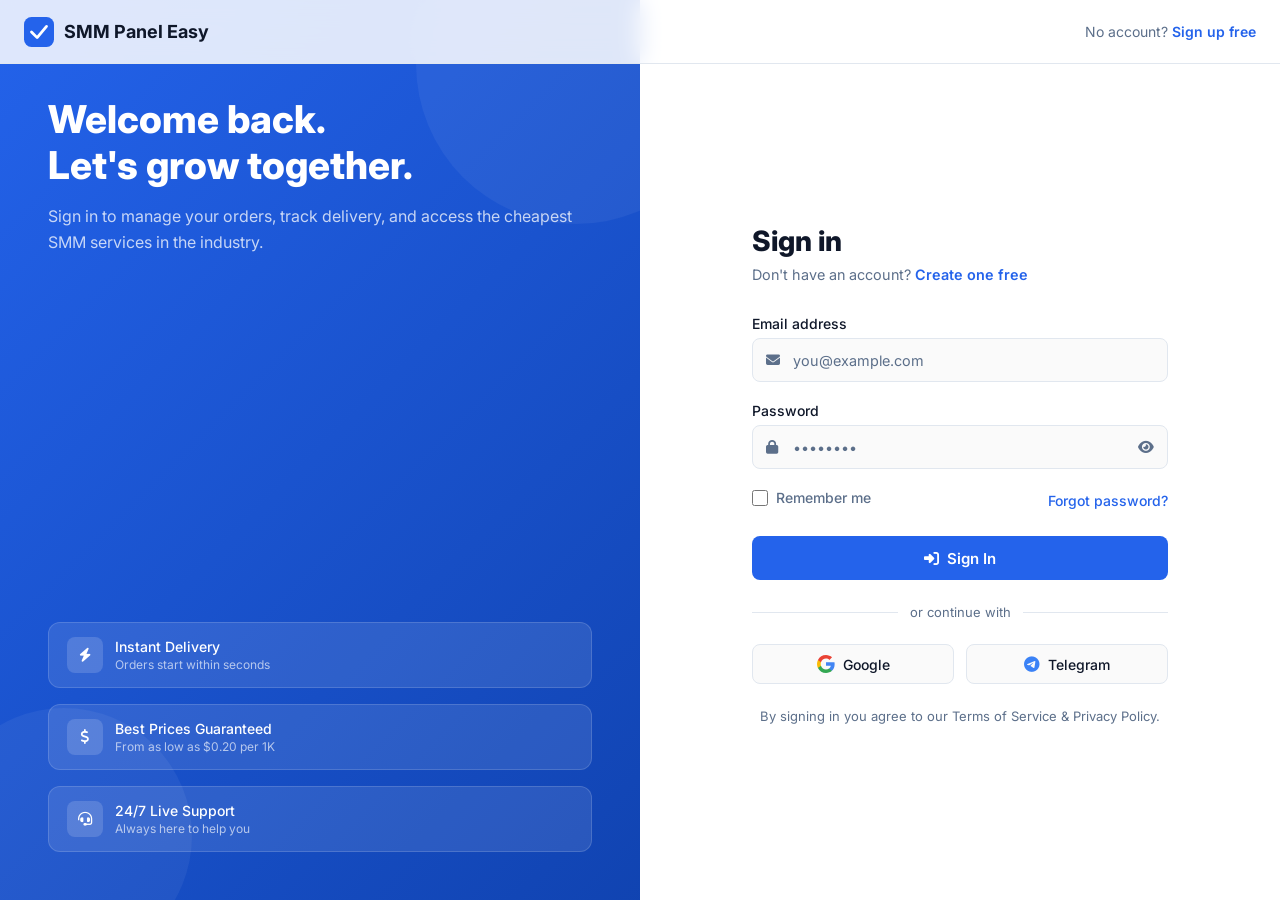
<file: login.html>
<!DOCTYPE html>
<html lang="en">
<head>
  <meta charset="utf-8" />
  <meta name="viewport" content="width=device-width, initial-scale=1" />
  <title>Sign In – SMM Panel Easy</title>
  <meta name="description" content="Sign in to your SMM Panel Easy account." />
  <link rel="icon" type="image/svg+xml" href="/logo.svg" />
  <link rel="stylesheet" href="https://cdnjs.cloudflare.com/ajax/libs/font-awesome/6.5.1/css/all.min.css" integrity="sha512-DTOQO9RWCH3ppGqcWaEA1BIZOC6xxalwEsw9c2QQeAIftl+Vegovlnee1c9QX4TctnWMn13TZye+giMm8e2LwA==" crossorigin="anonymous" referrerpolicy="no-referrer" />
  <link rel="preconnect" href="https://fonts.googleapis.com" />
  <link rel="preconnect" href="https://fonts.gstatic.com" crossorigin />
  <link href="https://fonts.googleapis.com/css2?family=Inter:wght@400;500;600;700;800&display=swap" rel="stylesheet" />
  <style>
    :root {
      --background: 0 0% 100%;
      --foreground: 222 47% 11%;
      --card: 0 0% 98%;
      --border: 214 32% 91%;
      --muted: 210 40% 96%;
      --muted-foreground: 215 20% 45%;
      --accent: 221 83% 53%;
      --accent-foreground: 0 0% 100%;
    }

    *, *::before, *::after { box-sizing: border-box; margin: 0; padding: 0; }

    body {
      font-family: 'Inter', ui-sans-serif, system-ui, sans-serif;
      -webkit-font-smoothing: antialiased;
      background-color: hsl(var(--background));
      color: hsl(var(--foreground));
      min-height: 100vh;
      display: flex;
      flex-direction: column;
    }

    /* ---- HEADER ---- */
    header {
      position: fixed;
      top: 0; left: 0; right: 0;
      z-index: 50;
      height: 4rem;
      display: flex;
      align-items: center;
      padding: 0 1.5rem;
      background: hsl(var(--background) / 0.85);
      backdrop-filter: blur(12px);
      -webkit-backdrop-filter: blur(12px);
      border-bottom: 1px solid hsl(var(--border));
    }
    .header-inner {
      max-width: 80rem;
      width: 100%;
      margin: 0 auto;
      display: flex;
      align-items: center;
      justify-content: space-between;
    }
    .logo-link {
      display: flex;
      align-items: center;
      gap: 0.625rem;
      text-decoration: none;
    }
    .logo-link span {
      font-size: 1.125rem;
      font-weight: 700;
      color: hsl(var(--foreground));
    }

    /* ---- PAGE LAYOUT ---- */
    .page {
      flex: 1;
      display: grid;
      grid-template-columns: 1fr;
      min-height: 100vh;
    }
    @media (min-width: 1024px) {
      .page { grid-template-columns: 1fr 1fr; }
    }

    /* ---- LEFT PANEL (branding) ---- */
    .left-panel {
      display: none;
      background: linear-gradient(135deg, hsl(221 83% 53%), hsl(221 83% 38%));
      padding: 3rem;
      flex-direction: column;
      justify-content: space-between;
      position: relative;
      overflow: hidden;
    }
    @media (min-width: 1024px) { .left-panel { display: flex; } }

    .left-panel::before {
      content: '';
      position: absolute;
      top: -6rem; right: -6rem;
      width: 20rem; height: 20rem;
      border-radius: 50%;
      background: hsl(0 0% 100% / 0.05);
    }
    .left-panel::after {
      content: '';
      position: absolute;
      bottom: -4rem; left: -4rem;
      width: 16rem; height: 16rem;
      border-radius: 50%;
      background: hsl(0 0% 100% / 0.05);
    }

    .left-logo { display: flex; align-items: center; gap: 0.75rem; }
    .left-logo span { font-size: 1.25rem; font-weight: 700; color: white; }

    .left-headline {
      font-size: clamp(2rem, 3vw, 2.75rem);
      font-weight: 800;
      color: white;
      line-height: 1.2;
      margin-bottom: 1rem;
    }
    .left-sub { font-size: 1rem; color: hsl(0 0% 100% / 0.75); line-height: 1.6; }

    .left-stats {
      display: flex;
      flex-direction: column;
      gap: 1rem;
      position: relative;
      z-index: 1;
    }
    .stat-item {
      display: flex;
      align-items: center;
      gap: 0.75rem;
      background: hsl(0 0% 100% / 0.1);
      border: 1px solid hsl(0 0% 100% / 0.15);
      border-radius: 0.75rem;
      padding: 0.875rem 1.125rem;
    }
    .stat-icon {
      width: 2.25rem; height: 2.25rem;
      border-radius: 0.5rem;
      background: hsl(0 0% 100% / 0.15);
      display: flex; align-items: center; justify-content: center;
      color: white;
      font-size: 0.875rem;
      flex-shrink: 0;
    }
    .stat-text { font-size: 0.875rem; color: white; font-weight: 500; }
    .stat-sub  { font-size: 0.75rem; color: hsl(0 0% 100% / 0.65); margin-top: 0.1rem; }

    /* ---- RIGHT PANEL (form) ---- */
    .right-panel {
      display: flex;
      align-items: center;
      justify-content: center;
      padding: 6rem 1.5rem 3rem;
    }
    .form-box {
      width: 100%;
      max-width: 26rem;
    }

    .form-title {
      font-size: 1.75rem;
      font-weight: 800;
      color: hsl(var(--foreground));
      margin-bottom: 0.5rem;
    }
    .form-subtitle {
      font-size: 0.9rem;
      color: hsl(var(--muted-foreground));
      margin-bottom: 2rem;
    }
    .form-subtitle a {
      color: hsl(var(--accent));
      text-decoration: none;
      font-weight: 600;
    }

    /* ---- FORM ELEMENTS ---- */
    .form-group { margin-bottom: 1.25rem; }
    label {
      display: block;
      font-size: 0.875rem;
      font-weight: 500;
      color: hsl(var(--foreground));
      margin-bottom: 0.375rem;
    }
    .input-wrap { position: relative; }
    .input-icon {
      position: absolute;
      left: 0.875rem;
      top: 50%;
      transform: translateY(-50%);
      color: hsl(var(--muted-foreground));
      font-size: 0.875rem;
      pointer-events: none;
    }
    .input-eye {
      position: absolute;
      right: 0.875rem;
      top: 50%;
      transform: translateY(-50%);
      color: hsl(var(--muted-foreground));
      font-size: 0.875rem;
      cursor: pointer;
      background: none;
      border: none;
      padding: 0;
      line-height: 1;
    }
    input[type="email"],
    input[type="password"],
    input[type="text"] {
      width: 100%;
      height: 2.75rem;
      border: 1px solid hsl(var(--border));
      border-radius: 0.5rem;
      background: hsl(var(--card));
      color: hsl(var(--foreground));
      font-size: 0.9rem;
      font-family: inherit;
      padding: 0 0.875rem 0 2.5rem;
      outline: none;
      transition: border-color 0.2s, box-shadow 0.2s;
    }
    input:focus {
      border-color: hsl(var(--accent));
      box-shadow: 0 0 0 3px hsl(var(--accent) / 0.15);
    }
    input::placeholder { color: hsl(var(--muted-foreground)); }

    .row-between {
      display: flex;
      align-items: center;
      justify-content: space-between;
      margin-bottom: 1.5rem;
      font-size: 0.875rem;
    }
    .checkbox-label {
      display: flex;
      align-items: center;
      gap: 0.5rem;
      color: hsl(var(--muted-foreground));
      cursor: pointer;
      user-select: none;
    }
    .checkbox-label input[type="checkbox"] {
      width: 1rem; height: 1rem;
      border: 1px solid hsl(var(--border));
      border-radius: 0.25rem;
      accent-color: hsl(var(--accent));
      padding: 0;
    }
    .forgot-link {
      color: hsl(var(--accent));
      text-decoration: none;
      font-weight: 500;
    }

    .btn-primary {
      width: 100%;
      height: 2.75rem;
      background: hsl(var(--accent));
      color: hsl(var(--accent-foreground));
      border: none;
      border-radius: 0.5rem;
      font-size: 0.9375rem;
      font-weight: 600;
      font-family: inherit;
      cursor: pointer;
      transition: opacity 0.2s, transform 0.1s;
      display: flex;
      align-items: center;
      justify-content: center;
      gap: 0.5rem;
      margin-bottom: 1.5rem;
    }
    .btn-primary:hover { opacity: 0.9; }
    .btn-primary:active { transform: scale(0.99); }

    /* ---- DIVIDER ---- */
    .divider {
      display: flex;
      align-items: center;
      gap: 0.75rem;
      margin-bottom: 1.5rem;
      color: hsl(var(--muted-foreground));
      font-size: 0.8125rem;
    }
    .divider::before,
    .divider::after {
      content: '';
      flex: 1;
      height: 1px;
      background: hsl(var(--border));
    }

    /* ---- SOCIAL BUTTONS ---- */
    .social-grid {
      display: grid;
      grid-template-columns: 1fr 1fr;
      gap: 0.75rem;
      margin-bottom: 1.5rem;
    }
    .btn-social {
      height: 2.5rem;
      border: 1px solid hsl(var(--border));
      border-radius: 0.5rem;
      background: hsl(var(--card));
      color: hsl(var(--foreground));
      font-size: 0.875rem;
      font-weight: 500;
      font-family: inherit;
      cursor: pointer;
      display: flex;
      align-items: center;
      justify-content: center;
      gap: 0.5rem;
      transition: border-color 0.2s, background 0.2s;
    }
    .btn-social:hover {
      border-color: hsl(var(--accent));
      background: hsl(var(--muted));
    }

    /* ---- FOOTER NOTE ---- */
    .page-footer-note {
      text-align: center;
      font-size: 0.8125rem;
      color: hsl(var(--muted-foreground));
      margin-top: 0.5rem;
    }
    .page-footer-note a { color: hsl(var(--muted-foreground)); text-decoration: none; }
    .page-footer-note a:hover { color: hsl(var(--accent)); }
  </style>
</head>
<body>

<!-- HEADER -->
<header>
  <div class="header-inner">
    <a href="index.html" class="logo-link">
      <svg width="30" height="30" viewBox="0 0 32 32" fill="none">
        <rect width="32" height="32" rx="8" fill="hsl(221,83%,53%)"/>
        <path d="M8 16 L14 22 L24 10" stroke="white" stroke-width="3" stroke-linecap="round" stroke-linejoin="round"/>
      </svg>
      <span>SMM Panel Easy</span>
    </a>
    <div style="font-size:0.875rem;color:hsl(var(--muted-foreground));">
      No account? <a href="register.html" style="color:hsl(var(--accent));font-weight:600;text-decoration:none;">Sign up free</a>
    </div>
  </div>
</header>

<!-- MAIN -->
<div class="page">

  <!-- LEFT BRANDING PANEL -->
  <div class="left-panel">

    <div style="position:relative;z-index:1;padding-top:3rem;">
      <p class="left-headline">Welcome back.<br/>Let's grow together.</p>
      <p class="left-sub">Sign in to manage your orders, track delivery, and access the cheapest SMM services in the industry.</p>
    </div>

    <div class="left-stats">
      <div class="stat-item">
        <div class="stat-icon"><i class="fas fa-bolt"></i></div>
        <div>
          <div class="stat-text">Instant Delivery</div>
          <div class="stat-sub">Orders start within seconds</div>
        </div>
      </div>
      <div class="stat-item">
        <div class="stat-icon"><i class="fas fa-dollar-sign"></i></div>
        <div>
          <div class="stat-text">Best Prices Guaranteed</div>
          <div class="stat-sub">From as low as $0.20 per 1K</div>
        </div>
      </div>
      <div class="stat-item">
        <div class="stat-icon"><i class="fas fa-headset"></i></div>
        <div>
          <div class="stat-text">24/7 Live Support</div>
          <div class="stat-sub">Always here to help you</div>
        </div>
      </div>
    </div>
  </div>

  <!-- RIGHT FORM PANEL -->
  <div class="right-panel">
    <div class="form-box">

      <h1 class="form-title">Sign in</h1>
      <p class="form-subtitle">Don't have an account? <a href="register.html">Create one free</a></p>

      <form action="#" method="post" onsubmit="handleLogin(event)">

        <!-- Email -->
        <div class="form-group">
          <label for="email">Email address</label>
          <div class="input-wrap">
            <i class="fas fa-envelope input-icon"></i>
            <input type="email" id="email" name="email" placeholder="you@example.com" autocomplete="email" required />
          </div>
        </div>

        <!-- Password -->
        <div class="form-group">
          <label for="password">Password</label>
          <div class="input-wrap">
            <i class="fas fa-lock input-icon"></i>
            <input type="password" id="password" name="password" placeholder="••••••••" autocomplete="current-password" required />
            <button type="button" class="input-eye" onclick="togglePwd('password', 'eye-icon')" aria-label="Toggle password">
              <i id="eye-icon" class="fas fa-eye"></i>
            </button>
          </div>
        </div>

        <!-- Remember / Forgot -->
        <div class="row-between">
          <label class="checkbox-label">
            <input type="checkbox" name="remember" />
            Remember me
          </label>
          <a href="#" class="forgot-link">Forgot password?</a>
        </div>

        <!-- Submit -->
        <button type="submit" class="btn-primary">
          <i class="fas fa-sign-in-alt"></i> Sign In
        </button>

      </form>

      <!-- Divider -->
      <div class="divider">or continue with</div>

      <!-- Social Login -->
      <div class="social-grid">
        <button class="btn-social" type="button">
          <svg width="18" height="18" viewBox="0 0 18 18"><path d="M17.64 9.2c0-.637-.057-1.251-.164-1.84H9v3.481h4.844c-.209 1.125-.843 2.078-1.796 2.717v2.258h2.908c1.702-1.567 2.684-3.875 2.684-6.615z" fill="#4285F4"/><path d="M9 18c2.43 0 4.467-.806 5.956-2.18l-2.908-2.259c-.806.54-1.837.86-3.048.86-2.344 0-4.328-1.584-5.036-3.711H.957v2.332A8.997 8.997 0 0 0 9 18z" fill="#34A853"/><path d="M3.964 10.71A5.41 5.41 0 0 1 3.682 9c0-.593.102-1.17.282-1.71V4.958H.957A8.996 8.996 0 0 0 0 9c0 1.452.348 2.827.957 4.042l3.007-2.332z" fill="#FBBC05"/><path d="M9 3.58c1.321 0 2.508.454 3.44 1.345l2.582-2.58C13.463.891 11.426 0 9 0A8.997 8.997 0 0 0 .957 4.958L3.964 7.29C4.672 5.163 6.656 3.58 9 3.58z" fill="#EA4335"/></svg>
          Google
        </button>
        <button class="btn-social" type="button">
          <i class="fab fa-telegram" style="color:#3b82f6;font-size:1rem;"></i>
          Telegram
        </button>
      </div>

      <p class="page-footer-note">
        By signing in you agree to our <a href="terms.html">Terms of Service</a> &amp; <a href="privacy.html">Privacy Policy</a>.
      </p>

    </div>
  </div>

</div>

<script>
  function togglePwd(inputId, iconId) {
    var inp = document.getElementById(inputId);
    var ico = document.getElementById(iconId);
    if (inp.type === 'password') {
      inp.type = 'text';
      ico.classList.replace('fa-eye', 'fa-eye-slash');
    } else {
      inp.type = 'password';
      ico.classList.replace('fa-eye-slash', 'fa-eye');
    }
  }

  function handleLogin(e) {
    e.preventDefault();
    var btn = e.target.querySelector('.btn-primary');
    btn.innerHTML = '<i class="fas fa-spinner fa-spin"></i> Signing in…';
    btn.disabled = true;
    // Replace with real auth logic
    setTimeout(function() {
      btn.innerHTML = '<i class="fas fa-sign-in-alt"></i> Sign In';
      btn.disabled = false;
    }, 2000);
  }
</script>

</body>
</html>
</file>
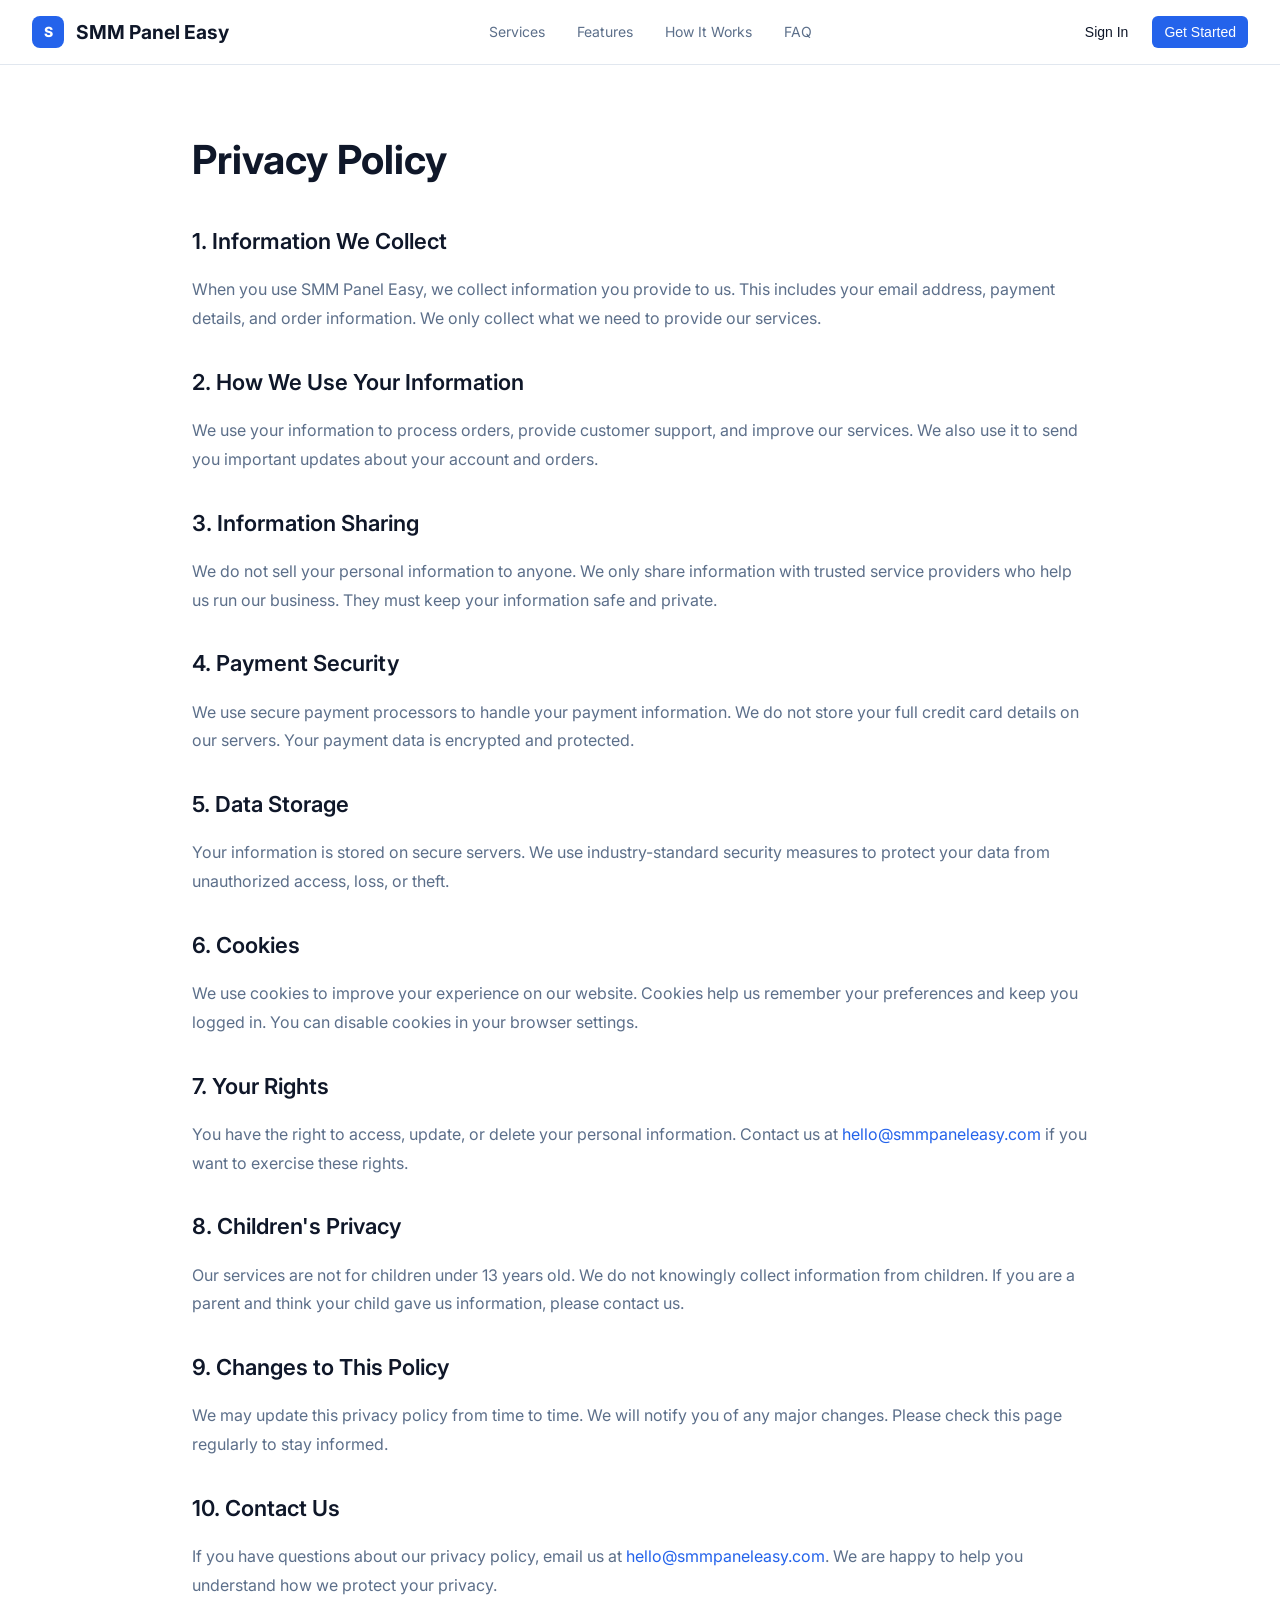
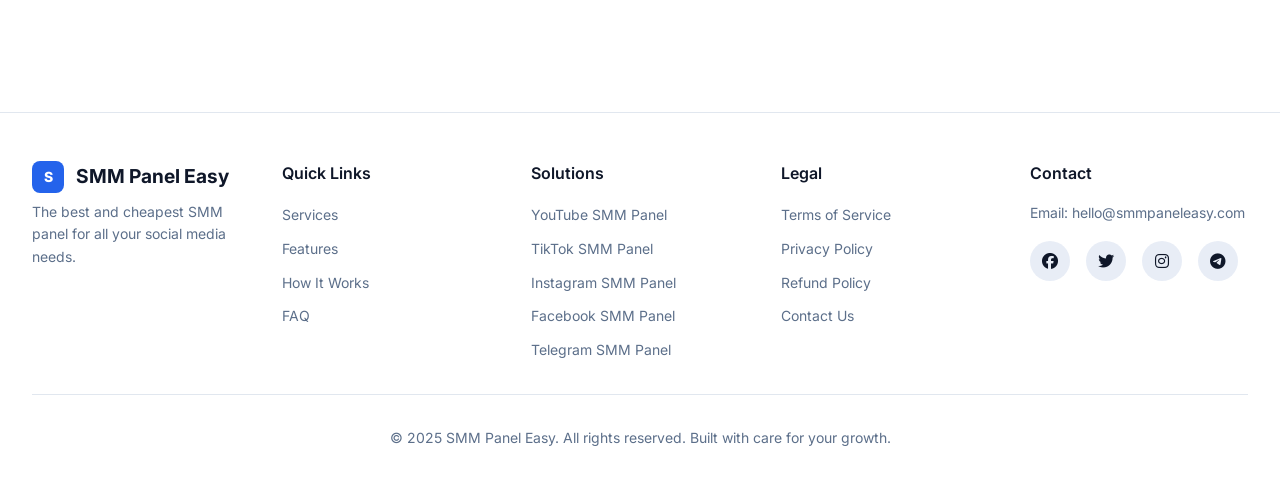
<file: privacy.html>
<!DOCTYPE html>
<html lang="en">
<head>
  <meta charset="UTF-8" />
  <meta name="viewport" content="width=device-width, initial-scale=1.0" />
  <title>Privacy Policy - SMM Panel Easy</title>
  <meta name="description" content="Your data stays private. Learn how we protect your information and what we do with it (spoiler: not much)." />
  <link rel="preconnect" href="https://fonts.googleapis.com" />
  <link rel="preconnect" href="https://fonts.gstatic.com" crossorigin />
  <link href="https://fonts.googleapis.com/css2?family=Inter:wght@400;500;600;700;800&display=swap" rel="stylesheet" />
  <link rel="stylesheet" href="https://cdnjs.cloudflare.com/ajax/libs/font-awesome/6.5.1/css/all.min.css" integrity="sha512-DTOQO9RWCH3ppGqcWaEA1BIZOC6xxalwEsw9c2QQeAIftl+Vegovlnee1c9QX4TctnWMn13TZye+giMm8e2LwA==" crossorigin="anonymous" referrerpolicy="no-referrer" />
  <style>
    :root {
      --background: 0 0% 100%;
      --foreground: 222 47% 11%;
      --card: 0 0% 98%;
      --border: 214 32% 91%;
      --muted: 210 40% 96%;
      --muted-foreground: 215 20% 45%;
      --accent: 221 83% 53%;
      --accent-foreground: 0 0% 100%;
    }
    *, *::before, *::after { box-sizing: border-box; margin: 0; padding: 0; }
    html { scroll-behavior: smooth; }
    body {
      font-family: 'Inter', sans-serif;
      background-color: hsl(var(--background));
      color: hsl(var(--foreground));
      line-height: 1.6;
      -webkit-font-smoothing: antialiased;
    }
    a { text-decoration: none; color: inherit; }

    /* ── Header ── */
    .site-header {
      position: fixed; top: 0; left: 0; right: 0; z-index: 50;
      background: rgba(255,255,255,0.8);
      backdrop-filter: blur(12px);
      border-bottom: 1px solid hsl(var(--border));
    }
    .header-inner {
      max-width: 1280px; margin: 0 auto; padding: 0 2rem;
      display: flex; align-items: center; justify-content: space-between;
      height: 64px;
    }
    .logo-link { display: flex; align-items: center; gap: 0.75rem; transition: opacity .2s; }
    .logo-link:hover { opacity: .8; }
    .logo-icon {
      width: 32px; height: 32px; border-radius: 8px;
      background: hsl(var(--accent));
      display: flex; align-items: center; justify-content: center;
      color: #fff; font-size: 14px; font-weight: 800;
    }
    .logo-text { font-size: 1.2rem; font-weight: 700; color: hsl(var(--foreground)); }
    .site-nav { display: none; align-items: center; gap: 2rem; }
    @media(min-width:768px){ .site-nav { display: flex; } }
    .site-nav a {
      font-size: .875rem; color: hsl(var(--muted-foreground)); transition: color .2s;
    }
    .site-nav a:hover { color: hsl(var(--foreground)); }
    .header-btns { display: flex; align-items: center; gap: .75rem; }
    .btn-ghost {
      display: inline-flex; align-items: center; justify-content: center;
      height: 32px; padding: 0 12px; border-radius: 6px; font-size: .875rem;
      font-weight: 500; border: none; background: transparent; cursor: pointer;
      color: hsl(var(--foreground)); transition: background .2s;
    }
    .btn-ghost:hover { background: hsl(var(--muted)); }
    .btn-accent {
      display: inline-flex; align-items: center; justify-content: center;
      height: 32px; padding: 0 12px; border-radius: 6px; font-size: .875rem;
      font-weight: 500; border: none; cursor: pointer;
      background: hsl(var(--accent)); color: #fff; transition: opacity .2s;
    }
    .btn-accent:hover { opacity: .9; }

    /* ── Main content ── */
    .page-main {
      min-height: 100vh;
      padding-top: 8rem;
      padding-bottom: 5rem;
      padding-left: 1.5rem;
      padding-right: 1.5rem;
    }
    .content-wrap { max-width: 896px; margin: 0 auto; }
    .page-title {
      font-size: clamp(1.75rem, 4vw, 2.5rem);
      font-weight: 700; margin-bottom: 2rem;
      color: hsl(var(--foreground));
    }
    .prose { color: hsl(var(--muted-foreground)); }
    .prose section { margin-bottom: 2rem; }
    .prose h2 {
      font-size: 1.375rem; font-weight: 600;
      color: hsl(var(--foreground)); margin-bottom: 1rem;
    }
    .prose p { line-height: 1.8; font-size: 1rem; }
    .prose a { color: hsl(var(--accent)); transition: opacity .2s; }
    .prose a:hover { opacity: .8; text-decoration: underline; }

    /* ── Footer ── */
    .site-footer {
      padding: 3rem 2rem;
      border-top: 1px solid hsl(var(--border));
      background: hsl(var(--background));
    }
    .footer-inner { max-width: 1280px; margin: 0 auto; }
    .footer-grid {
      display: grid; gap: 2rem; margin-bottom: 2rem;
      grid-template-columns: repeat(auto-fill, minmax(180px, 1fr));
    }
    .footer-brand p { font-size: .875rem; color: hsl(var(--muted-foreground)); line-height: 1.6; margin-top: .5rem; }
    .footer-col h4 { font-weight: 600; margin-bottom: 1rem; color: hsl(var(--foreground)); }
    .footer-col ul { list-style: none; display: flex; flex-direction: column; gap: .5rem; }
    .footer-col ul li a { font-size: .875rem; color: hsl(var(--muted-foreground)); transition: color .2s; }
    .footer-col ul li a:hover { color: hsl(var(--accent)); }
    .footer-email { font-size: .875rem; color: hsl(var(--muted-foreground)); margin-bottom: 1rem; }
    .footer-email a { transition: color .2s; }
    .footer-email a:hover { color: hsl(var(--accent)); }
    .social-links { display: flex; gap: 1rem; }
    .social-links a {
      width: 40px; height: 40px; border-radius: 50%;
      background: rgba(34,85,166,.1);
      display: flex; align-items: center; justify-content: center;
      color: hsl(var(--foreground)); transition: all .2s;
    }
    .social-links a:hover { background: hsl(var(--accent)); color: #fff; }
    .footer-bottom { padding-top: 2rem; border-top: 1px solid hsl(var(--border)); text-align: center; }
    .footer-bottom p { font-size: .875rem; color: hsl(var(--muted-foreground)); }
  </style>
</head>
<body>

  <!-- Header -->
  <header class="site-header">
    <div class="header-inner">
      <a class="logo-link" href="index.html">
        <div class="logo-icon">S</div>
        <span class="logo-text">SMM Panel Easy</span>
      </a>
      <nav class="site-nav">
        <a href="index.html#services">Services</a>
        <a href="index.html#features">Features</a>
        <a href="index.html#how-it-works">How It Works</a>
        <a href="index.html#faq">FAQ</a>
      </nav>
      <div class="header-btns">
        <a href="login.html"><button class="btn-ghost">Sign In</button></a>
        <a href="register.html"><button class="btn-accent">Get Started</button></a>
      </div>
    </div>
  </header>

  <!-- Main -->
  <main class="page-main">
    <div class="content-wrap">
      <h1 class="page-title">Privacy Policy</h1>
      <div class="prose">

        <section>
          <h2>1. Information We Collect</h2>
          <p>When you use SMM Panel Easy, we collect information you provide to us. This includes your email address, payment details, and order information. We only collect what we need to provide our services.</p>
        </section>

        <section>
          <h2>2. How We Use Your Information</h2>
          <p>We use your information to process orders, provide customer support, and improve our services. We also use it to send you important updates about your account and orders.</p>
        </section>

        <section>
          <h2>3. Information Sharing</h2>
          <p>We do not sell your personal information to anyone. We only share information with trusted service providers who help us run our business. They must keep your information safe and private.</p>
        </section>

        <section>
          <h2>4. Payment Security</h2>
          <p>We use secure payment processors to handle your payment information. We do not store your full credit card details on our servers. Your payment data is encrypted and protected.</p>
        </section>

        <section>
          <h2>5. Data Storage</h2>
          <p>Your information is stored on secure servers. We use industry-standard security measures to protect your data from unauthorized access, loss, or theft.</p>
        </section>

        <section>
          <h2>6. Cookies</h2>
          <p>We use cookies to improve your experience on our website. Cookies help us remember your preferences and keep you logged in. You can disable cookies in your browser settings.</p>
        </section>

        <section>
          <h2>7. Your Rights</h2>
          <p>You have the right to access, update, or delete your personal information. Contact us at <a href="mailto:hello@smmpaneleasy.com">hello@smmpaneleasy.com</a> if you want to exercise these rights.</p>
        </section>

        <section>
          <h2>8. Children's Privacy</h2>
          <p>Our services are not for children under 13 years old. We do not knowingly collect information from children. If you are a parent and think your child gave us information, please contact us.</p>
        </section>

        <section>
          <h2>9. Changes to This Policy</h2>
          <p>We may update this privacy policy from time to time. We will notify you of any major changes. Please check this page regularly to stay informed.</p>
        </section>

        <section>
          <h2>10. Contact Us</h2>
          <p>If you have questions about our privacy policy, email us at <a href="mailto:hello@smmpaneleasy.com">hello@smmpaneleasy.com</a>. We are happy to help you understand how we protect your privacy.</p>
        </section>

      </div>
    </div>
  </main>

  <!-- Footer -->
  <footer class="site-footer">
    <div class="footer-inner">
      <div class="footer-grid">
        <div class="footer-brand">
          <a class="logo-link" href="index.html">
            <div class="logo-icon">S</div>
            <span class="logo-text">SMM Panel Easy</span>
          </a>
          <p>The best and cheapest SMM panel for all your social media needs.</p>
        </div>
        <div class="footer-col">
          <h4>Quick Links</h4>
          <ul>
            <li><a href="index.html#services">Services</a></li>
            <li><a href="index.html#features">Features</a></li>
            <li><a href="index.html#how-it-works">How It Works</a></li>
            <li><a href="index.html#faq">FAQ</a></li>
          </ul>
        </div>
        <div class="footer-col">
          <h4>Solutions</h4>
          <ul>
            <li><a href="youtube-smm-panel.html">YouTube SMM Panel</a></li>
            <li><a href="tiktok-smm-panel.html">TikTok SMM Panel</a></li>
            <li><a href="instagram-smm-panel.html">Instagram SMM Panel</a></li>
            <li><a href="facebook-smm-panel.html">Facebook SMM Panel</a></li>
            <li><a href="telegram-smm-panel.html">Telegram SMM Panel</a></li>
          </ul>
        </div>
        <div class="footer-col">
          <h4>Legal</h4>
          <ul>
            <li><a href="terms.html">Terms of Service</a></li>
            <li><a href="privacy.html">Privacy Policy</a></li>
            <li><a href="refund.html">Refund Policy</a></li>
            <li><a href="contact.html">Contact Us</a></li>
          </ul>
        </div>
        <div class="footer-col">
          <h4>Contact</h4>
          <p class="footer-email">Email: <a href="mailto:hello@smmpaneleasy.com">hello@smmpaneleasy.com</a></p>
          <div class="social-links">
            <a href="#" aria-label="Facebook"><i class="fab fa-facebook"></i></a>
            <a href="#" aria-label="Twitter"><i class="fab fa-twitter"></i></a>
            <a href="#" aria-label="Instagram"><i class="fab fa-instagram"></i></a>
            <a href="#" aria-label="Telegram"><i class="fab fa-telegram"></i></a>
          </div>
        </div>
      </div>
      <div class="footer-bottom">
        <p>&copy; 2025 SMM Panel Easy. All rights reserved. Built with care for your growth.</p>
      </div>
    </div>
  </footer>

</body>
</html>
</file>
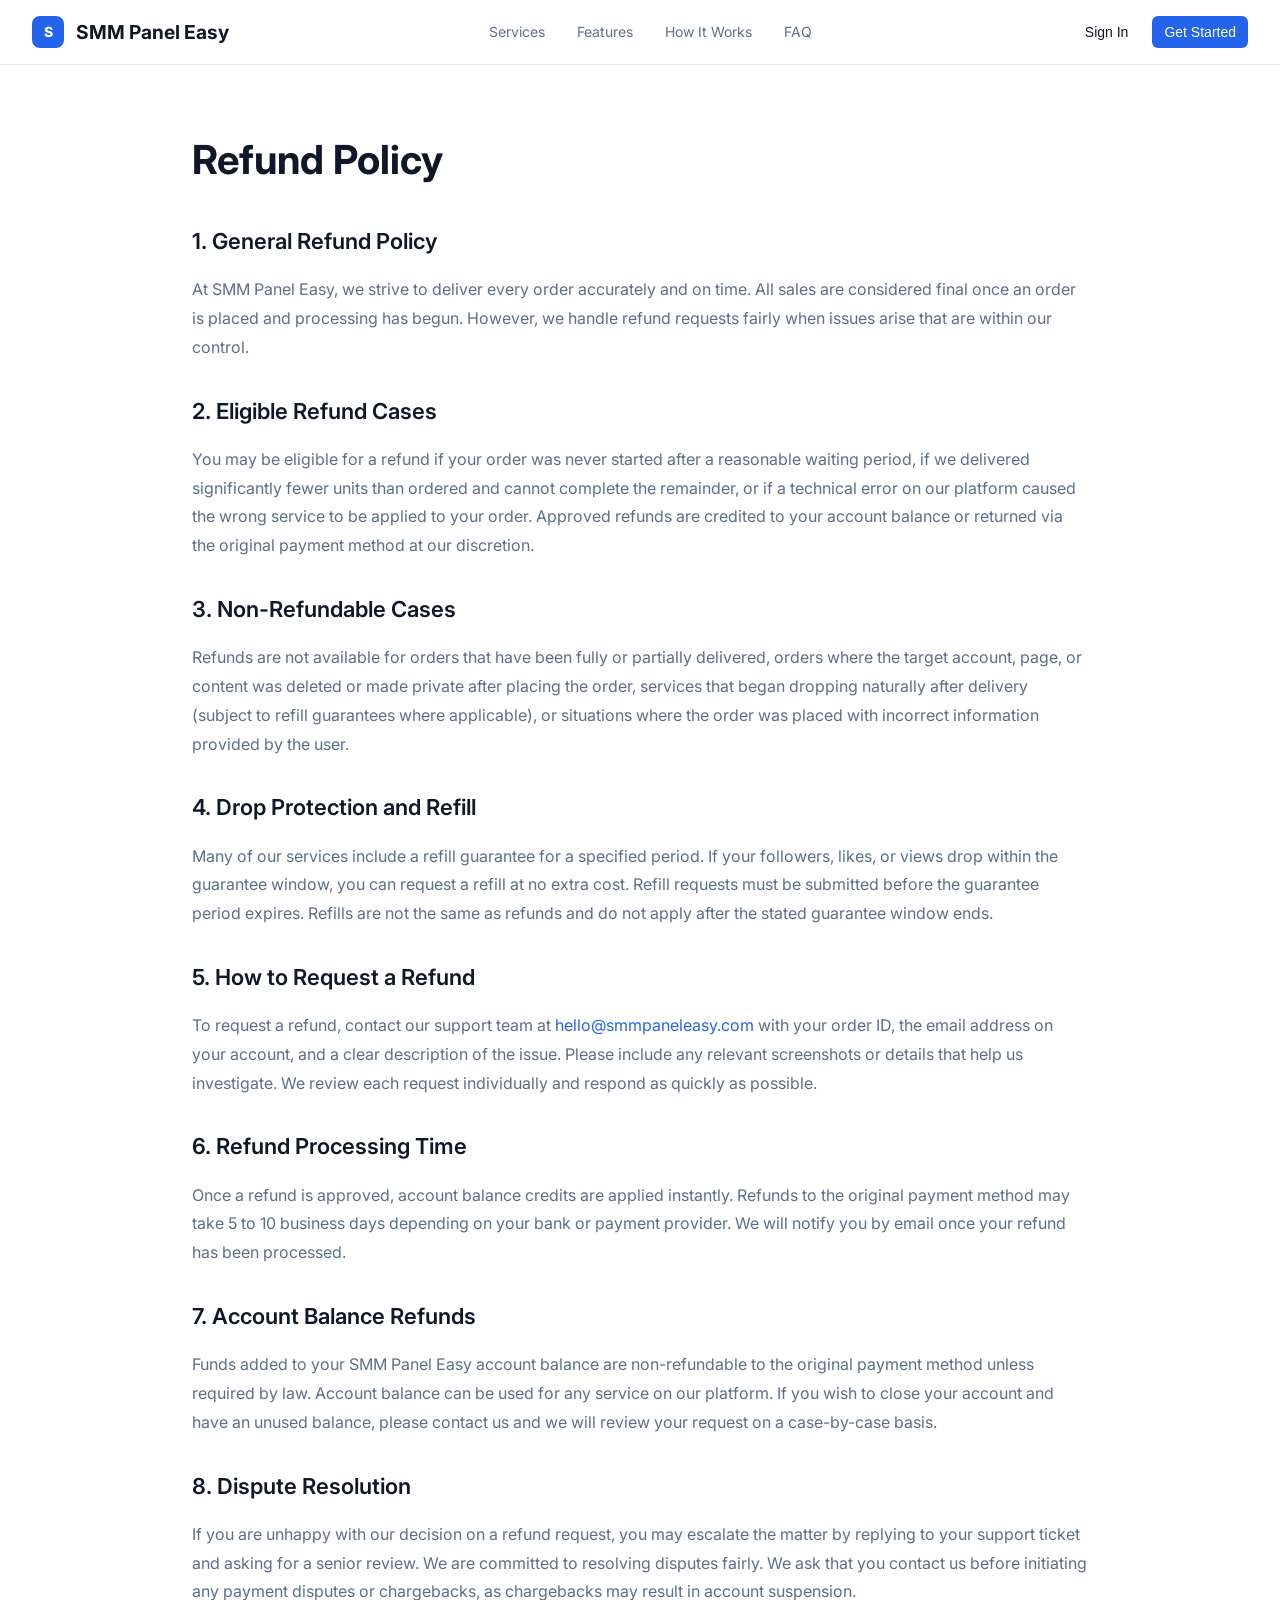
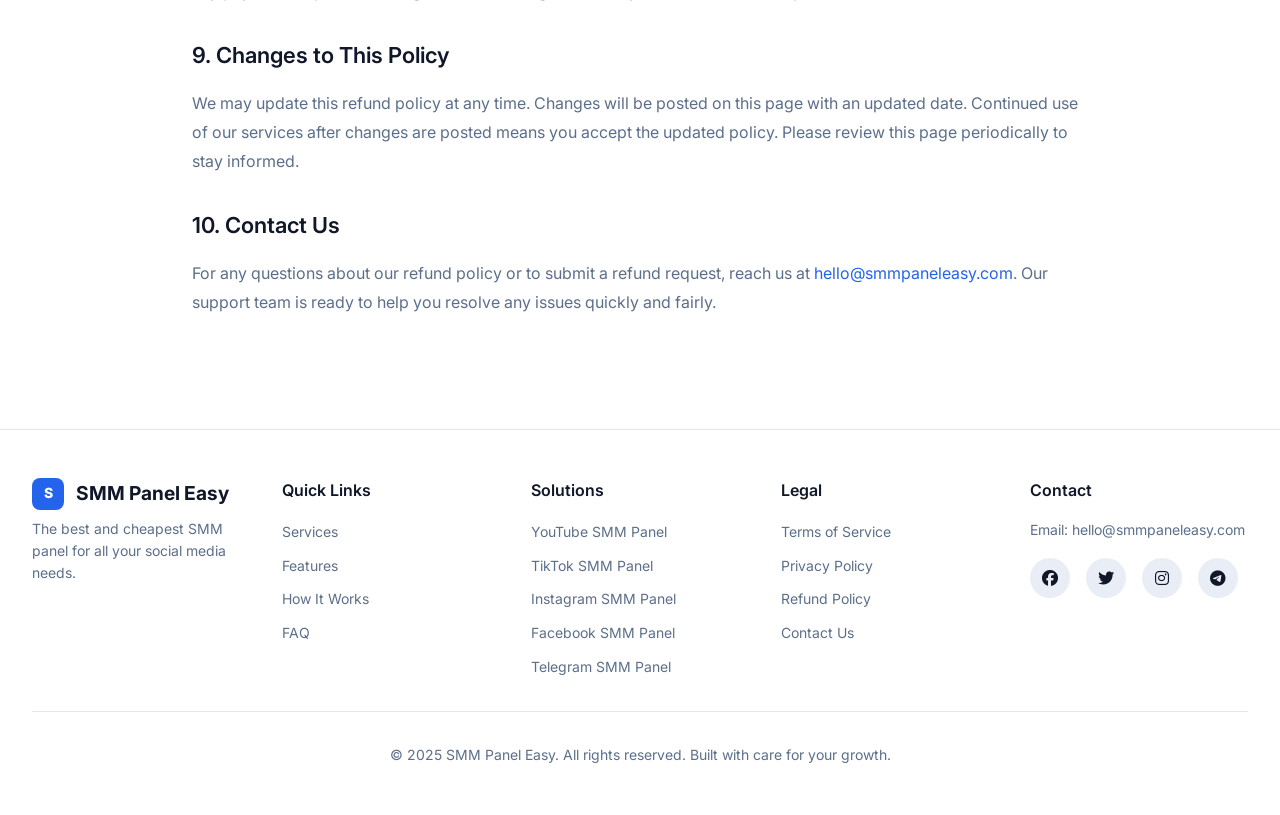
<file: refund.html>
<!DOCTYPE html>
<html lang="en">
<head>
  <meta charset="UTF-8" />
  <meta name="viewport" content="width=device-width, initial-scale=1.0" />
  <title>Refund Policy - SMM Panel Easy</title>
  <meta name="description" content="Learn about our refund policy. We handle refunds fairly and transparently so you always know where you stand." />
  <link rel="preconnect" href="https://fonts.googleapis.com" />
  <link rel="preconnect" href="https://fonts.gstatic.com" crossorigin />
  <link href="https://fonts.googleapis.com/css2?family=Inter:wght@400;500;600;700;800&display=swap" rel="stylesheet" />
  <link rel="stylesheet" href="https://cdnjs.cloudflare.com/ajax/libs/font-awesome/6.5.1/css/all.min.css" integrity="sha512-DTOQO9RWCH3ppGqcWaEA1BIZOC6xxalwEsw9c2QQeAIftl+Vegovlnee1c9QX4TctnWMn13TZye+giMm8e2LwA==" crossorigin="anonymous" referrerpolicy="no-referrer" />
  <style>
    :root {
      --background: 0 0% 100%;
      --foreground: 222 47% 11%;
      --card: 0 0% 98%;
      --border: 214 32% 91%;
      --muted: 210 40% 96%;
      --muted-foreground: 215 20% 45%;
      --accent: 221 83% 53%;
      --accent-foreground: 0 0% 100%;
    }
    *, *::before, *::after { box-sizing: border-box; margin: 0; padding: 0; }
    html { scroll-behavior: smooth; }
    body {
      font-family: 'Inter', sans-serif;
      background-color: hsl(var(--background));
      color: hsl(var(--foreground));
      line-height: 1.6;
      -webkit-font-smoothing: antialiased;
    }
    a { text-decoration: none; color: inherit; }

    /* ── Header ── */
    .site-header {
      position: fixed; top: 0; left: 0; right: 0; z-index: 50;
      background: rgba(255,255,255,0.8);
      backdrop-filter: blur(12px);
      border-bottom: 1px solid hsl(var(--border));
    }
    .header-inner {
      max-width: 1280px; margin: 0 auto; padding: 0 2rem;
      display: flex; align-items: center; justify-content: space-between;
      height: 64px;
    }
    .logo-link { display: flex; align-items: center; gap: 0.75rem; transition: opacity .2s; }
    .logo-link:hover { opacity: .8; }
    .logo-icon {
      width: 32px; height: 32px; border-radius: 8px;
      background: hsl(var(--accent));
      display: flex; align-items: center; justify-content: center;
      color: #fff; font-size: 14px; font-weight: 800;
    }
    .logo-text { font-size: 1.2rem; font-weight: 700; color: hsl(var(--foreground)); }
    .site-nav { display: none; align-items: center; gap: 2rem; }
    @media(min-width:768px){ .site-nav { display: flex; } }
    .site-nav a {
      font-size: .875rem; color: hsl(var(--muted-foreground)); transition: color .2s;
    }
    .site-nav a:hover { color: hsl(var(--foreground)); }
    .header-btns { display: flex; align-items: center; gap: .75rem; }
    .btn-ghost {
      display: inline-flex; align-items: center; justify-content: center;
      height: 32px; padding: 0 12px; border-radius: 6px; font-size: .875rem;
      font-weight: 500; border: none; background: transparent; cursor: pointer;
      color: hsl(var(--foreground)); transition: background .2s;
    }
    .btn-ghost:hover { background: hsl(var(--muted)); }
    .btn-accent {
      display: inline-flex; align-items: center; justify-content: center;
      height: 32px; padding: 0 12px; border-radius: 6px; font-size: .875rem;
      font-weight: 500; border: none; cursor: pointer;
      background: hsl(var(--accent)); color: #fff; transition: opacity .2s;
    }
    .btn-accent:hover { opacity: .9; }

    /* ── Main content ── */
    .page-main {
      min-height: 100vh;
      padding-top: 8rem;
      padding-bottom: 5rem;
      padding-left: 1.5rem;
      padding-right: 1.5rem;
    }
    .content-wrap { max-width: 896px; margin: 0 auto; }
    .page-title {
      font-size: clamp(1.75rem, 4vw, 2.5rem);
      font-weight: 700; margin-bottom: 2rem;
      color: hsl(var(--foreground));
    }
    .prose { color: hsl(var(--muted-foreground)); }
    .prose section { margin-bottom: 2rem; }
    .prose h2 {
      font-size: 1.375rem; font-weight: 600;
      color: hsl(var(--foreground)); margin-bottom: 1rem;
    }
    .prose p { line-height: 1.8; font-size: 1rem; }
    .prose a { color: hsl(var(--accent)); transition: opacity .2s; }
    .prose a:hover { opacity: .8; text-decoration: underline; }

    /* ── Footer ── */
    .site-footer {
      padding: 3rem 2rem;
      border-top: 1px solid hsl(var(--border));
      background: hsl(var(--background));
    }
    .footer-inner { max-width: 1280px; margin: 0 auto; }
    .footer-grid {
      display: grid; gap: 2rem; margin-bottom: 2rem;
      grid-template-columns: repeat(auto-fill, minmax(180px, 1fr));
    }
    .footer-brand p { font-size: .875rem; color: hsl(var(--muted-foreground)); line-height: 1.6; margin-top: .5rem; }
    .footer-col h4 { font-weight: 600; margin-bottom: 1rem; color: hsl(var(--foreground)); }
    .footer-col ul { list-style: none; display: flex; flex-direction: column; gap: .5rem; }
    .footer-col ul li a { font-size: .875rem; color: hsl(var(--muted-foreground)); transition: color .2s; }
    .footer-col ul li a:hover { color: hsl(var(--accent)); }
    .footer-email { font-size: .875rem; color: hsl(var(--muted-foreground)); margin-bottom: 1rem; }
    .footer-email a { transition: color .2s; }
    .footer-email a:hover { color: hsl(var(--accent)); }
    .social-links { display: flex; gap: 1rem; }
    .social-links a {
      width: 40px; height: 40px; border-radius: 50%;
      background: rgba(34,85,166,.1);
      display: flex; align-items: center; justify-content: center;
      color: hsl(var(--foreground)); transition: all .2s;
    }
    .social-links a:hover { background: hsl(var(--accent)); color: #fff; }
    .footer-bottom { padding-top: 2rem; border-top: 1px solid hsl(var(--border)); text-align: center; }
    .footer-bottom p { font-size: .875rem; color: hsl(var(--muted-foreground)); }
  </style>
</head>
<body>

  <!-- Header -->
  <header class="site-header">
    <div class="header-inner">
      <a class="logo-link" href="index.html">
        <div class="logo-icon">S</div>
        <span class="logo-text">SMM Panel Easy</span>
      </a>
      <nav class="site-nav">
        <a href="index.html#services">Services</a>
        <a href="index.html#features">Features</a>
        <a href="index.html#how-it-works">How It Works</a>
        <a href="index.html#faq">FAQ</a>
      </nav>
      <div class="header-btns">
        <a href="login.html"><button class="btn-ghost">Sign In</button></a>
        <a href="register.html"><button class="btn-accent">Get Started</button></a>
      </div>
    </div>
  </header>

  <!-- Main -->
  <main class="page-main">
    <div class="content-wrap">
      <h1 class="page-title">Refund Policy</h1>
      <div class="prose">

        <section>
          <h2>1. General Refund Policy</h2>
          <p>At SMM Panel Easy, we strive to deliver every order accurately and on time. All sales are considered final once an order is placed and processing has begun. However, we handle refund requests fairly when issues arise that are within our control.</p>
        </section>

        <section>
          <h2>2. Eligible Refund Cases</h2>
          <p>You may be eligible for a refund if your order was never started after a reasonable waiting period, if we delivered significantly fewer units than ordered and cannot complete the remainder, or if a technical error on our platform caused the wrong service to be applied to your order. Approved refunds are credited to your account balance or returned via the original payment method at our discretion.</p>
        </section>

        <section>
          <h2>3. Non-Refundable Cases</h2>
          <p>Refunds are not available for orders that have been fully or partially delivered, orders where the target account, page, or content was deleted or made private after placing the order, services that began dropping naturally after delivery (subject to refill guarantees where applicable), or situations where the order was placed with incorrect information provided by the user.</p>
        </section>

        <section>
          <h2>4. Drop Protection and Refill</h2>
          <p>Many of our services include a refill guarantee for a specified period. If your followers, likes, or views drop within the guarantee window, you can request a refill at no extra cost. Refill requests must be submitted before the guarantee period expires. Refills are not the same as refunds and do not apply after the stated guarantee window ends.</p>
        </section>

        <section>
          <h2>5. How to Request a Refund</h2>
          <p>To request a refund, contact our support team at <a href="mailto:hello@smmpaneleasy.com">hello@smmpaneleasy.com</a> with your order ID, the email address on your account, and a clear description of the issue. Please include any relevant screenshots or details that help us investigate. We review each request individually and respond as quickly as possible.</p>
        </section>

        <section>
          <h2>6. Refund Processing Time</h2>
          <p>Once a refund is approved, account balance credits are applied instantly. Refunds to the original payment method may take 5 to 10 business days depending on your bank or payment provider. We will notify you by email once your refund has been processed.</p>
        </section>

        <section>
          <h2>7. Account Balance Refunds</h2>
          <p>Funds added to your SMM Panel Easy account balance are non-refundable to the original payment method unless required by law. Account balance can be used for any service on our platform. If you wish to close your account and have an unused balance, please contact us and we will review your request on a case-by-case basis.</p>
        </section>

        <section>
          <h2>8. Dispute Resolution</h2>
          <p>If you are unhappy with our decision on a refund request, you may escalate the matter by replying to your support ticket and asking for a senior review. We are committed to resolving disputes fairly. We ask that you contact us before initiating any payment disputes or chargebacks, as chargebacks may result in account suspension.</p>
        </section>

        <section>
          <h2>9. Changes to This Policy</h2>
          <p>We may update this refund policy at any time. Changes will be posted on this page with an updated date. Continued use of our services after changes are posted means you accept the updated policy. Please review this page periodically to stay informed.</p>
        </section>

        <section>
          <h2>10. Contact Us</h2>
          <p>For any questions about our refund policy or to submit a refund request, reach us at <a href="mailto:hello@smmpaneleasy.com">hello@smmpaneleasy.com</a>. Our support team is ready to help you resolve any issues quickly and fairly.</p>
        </section>

      </div>
    </div>
  </main>

  <!-- Footer -->
  <footer class="site-footer">
    <div class="footer-inner">
      <div class="footer-grid">
        <div class="footer-brand">
          <a class="logo-link" href="index.html">
            <div class="logo-icon">S</div>
            <span class="logo-text">SMM Panel Easy</span>
          </a>
          <p>The best and cheapest SMM panel for all your social media needs.</p>
        </div>
        <div class="footer-col">
          <h4>Quick Links</h4>
          <ul>
            <li><a href="index.html#services">Services</a></li>
            <li><a href="index.html#features">Features</a></li>
            <li><a href="index.html#how-it-works">How It Works</a></li>
            <li><a href="index.html#faq">FAQ</a></li>
          </ul>
        </div>
        <div class="footer-col">
          <h4>Solutions</h4>
          <ul>
            <li><a href="youtube-smm-panel.html">YouTube SMM Panel</a></li>
            <li><a href="tiktok-smm-panel.html">TikTok SMM Panel</a></li>
            <li><a href="instagram-smm-panel.html">Instagram SMM Panel</a></li>
            <li><a href="facebook-smm-panel.html">Facebook SMM Panel</a></li>
            <li><a href="telegram-smm-panel.html">Telegram SMM Panel</a></li>
          </ul>
        </div>
        <div class="footer-col">
          <h4>Legal</h4>
          <ul>
            <li><a href="terms.html">Terms of Service</a></li>
            <li><a href="privacy.html">Privacy Policy</a></li>
            <li><a href="refund.html">Refund Policy</a></li>
            <li><a href="contact.html">Contact Us</a></li>
          </ul>
        </div>
        <div class="footer-col">
          <h4>Contact</h4>
          <p class="footer-email">Email: <a href="mailto:hello@smmpaneleasy.com">hello@smmpaneleasy.com</a></p>
          <div class="social-links">
            <a href="#" aria-label="Facebook"><i class="fab fa-facebook"></i></a>
            <a href="#" aria-label="Twitter"><i class="fab fa-twitter"></i></a>
            <a href="#" aria-label="Instagram"><i class="fab fa-instagram"></i></a>
            <a href="#" aria-label="Telegram"><i class="fab fa-telegram"></i></a>
          </div>
        </div>
      </div>
      <div class="footer-bottom">
        <p>&copy; 2025 SMM Panel Easy. All rights reserved. Built with care for your growth.</p>
      </div>
    </div>
  </footer>

</body>
</html>
</file>
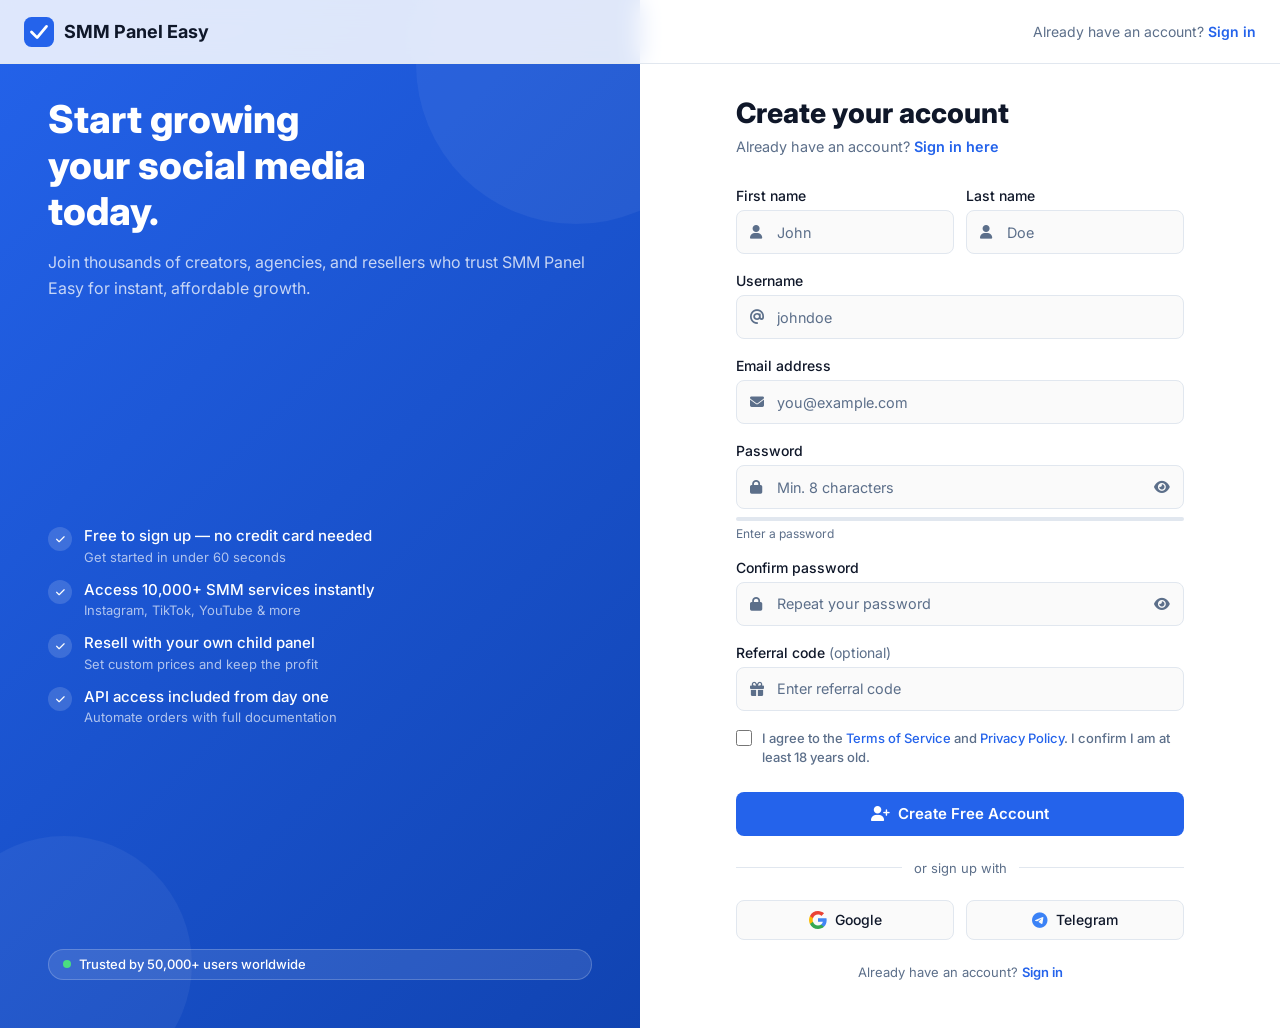
<file: register.html>
<!DOCTYPE html>
<html lang="en">
<head>
  <meta charset="utf-8" />
  <meta name="viewport" content="width=device-width, initial-scale=1" />
  <title>Create Account – SMM Panel Easy</title>
  <meta name="description" content="Create a free SMM Panel Easy account and start growing your social media today." />
  <link rel="icon" type="image/svg+xml" href="/logo.svg" />
  <link rel="stylesheet" href="https://cdnjs.cloudflare.com/ajax/libs/font-awesome/6.5.1/css/all.min.css" integrity="sha512-DTOQO9RWCH3ppGqcWaEA1BIZOC6xxalwEsw9c2QQeAIftl+Vegovlnee1c9QX4TctnWMn13TZye+giMm8e2LwA==" crossorigin="anonymous" referrerpolicy="no-referrer" />
  <link rel="preconnect" href="https://fonts.googleapis.com" />
  <link rel="preconnect" href="https://fonts.gstatic.com" crossorigin />
  <link href="https://fonts.googleapis.com/css2?family=Inter:wght@400;500;600;700;800&display=swap" rel="stylesheet" />
  <style>
    :root {
      --background: 0 0% 100%;
      --foreground: 222 47% 11%;
      --card: 0 0% 98%;
      --border: 214 32% 91%;
      --muted: 210 40% 96%;
      --muted-foreground: 215 20% 45%;
      --accent: 221 83% 53%;
      --accent-foreground: 0 0% 100%;
    }

    *, *::before, *::after { box-sizing: border-box; margin: 0; padding: 0; }

    body {
      font-family: 'Inter', ui-sans-serif, system-ui, sans-serif;
      -webkit-font-smoothing: antialiased;
      background-color: hsl(var(--background));
      color: hsl(var(--foreground));
      min-height: 100vh;
      display: flex;
      flex-direction: column;
    }

    /* ---- HEADER ---- */
    header {
      position: fixed;
      top: 0; left: 0; right: 0;
      z-index: 50;
      height: 4rem;
      display: flex;
      align-items: center;
      padding: 0 1.5rem;
      background: hsl(var(--background) / 0.85);
      backdrop-filter: blur(12px);
      -webkit-backdrop-filter: blur(12px);
      border-bottom: 1px solid hsl(var(--border));
    }
    .header-inner {
      max-width: 80rem; width: 100%;
      margin: 0 auto;
      display: flex;
      align-items: center;
      justify-content: space-between;
    }
    .logo-link {
      display: flex;
      align-items: center;
      gap: 0.625rem;
      text-decoration: none;
    }
    .logo-link span { font-size: 1.125rem; font-weight: 700; color: hsl(var(--foreground)); }

    /* ---- PAGE LAYOUT ---- */
    .page {
      flex: 1;
      display: grid;
      grid-template-columns: 1fr;
      min-height: 100vh;
    }
    @media (min-width: 1024px) { .page { grid-template-columns: 1fr 1fr; } }

    /* ---- LEFT PANEL ---- */
    .left-panel {
      display: none;
      background: linear-gradient(135deg, hsl(221 83% 53%), hsl(221 83% 38%));
      padding: 3rem;
      flex-direction: column;
      justify-content: space-between;
      position: relative;
      overflow: hidden;
    }
    @media (min-width: 1024px) { .left-panel { display: flex; } }
    .left-panel::before {
      content: '';
      position: absolute;
      top: -6rem; right: -6rem;
      width: 20rem; height: 20rem;
      border-radius: 50%;
      background: hsl(0 0% 100% / 0.05);
    }
    .left-panel::after {
      content: '';
      position: absolute;
      bottom: -4rem; left: -4rem;
      width: 16rem; height: 16rem;
      border-radius: 50%;
      background: hsl(0 0% 100% / 0.05);
    }
    .left-logo { display: flex; align-items: center; gap: 0.75rem; }
    .left-logo span { font-size: 1.25rem; font-weight: 700; color: white; }
    .left-headline { font-size: clamp(1.875rem, 3vw, 2.75rem); font-weight: 800; color: white; line-height: 1.2; margin-bottom: 1rem; }
    .left-sub { font-size: 1rem; color: hsl(0 0% 100% / 0.75); line-height: 1.6; }

    /* Benefit list */
    .benefit-list { display: flex; flex-direction: column; gap: 0.875rem; position: relative; z-index: 1; }
    .benefit-item { display: flex; align-items: flex-start; gap: 0.75rem; }
    .benefit-check {
      width: 1.5rem; height: 1.5rem; flex-shrink: 0;
      border-radius: 50%;
      background: hsl(0 0% 100% / 0.15);
      display: flex; align-items: center; justify-content: center;
      color: white;
      font-size: 0.6875rem;
      margin-top: 0.1rem;
    }
    .benefit-text { font-size: 0.9375rem; color: white; font-weight: 500; line-height: 1.4; }
    .benefit-sub { font-size: 0.8125rem; color: hsl(0 0% 100% / 0.65); margin-top: 0.15rem; }

    /* Trust badge */
    .trust-badge {
      display: inline-flex;
      align-items: center;
      gap: 0.5rem;
      background: hsl(0 0% 100% / 0.1);
      border: 1px solid hsl(0 0% 100% / 0.2);
      border-radius: 99px;
      padding: 0.4rem 0.875rem;
      font-size: 0.8125rem;
      color: white;
      font-weight: 500;
      position: relative;
      z-index: 1;
    }
    .trust-dot { width: 0.5rem; height: 0.5rem; border-radius: 50%; background: #4ade80; }

    /* ---- RIGHT PANEL ---- */
    .right-panel {
      display: flex;
      align-items: flex-start;
      justify-content: center;
      padding: 6rem 1.5rem 3rem;
      overflow-y: auto;
    }
    .form-box { width: 100%; max-width: 28rem; }

    .form-title { font-size: 1.75rem; font-weight: 800; color: hsl(var(--foreground)); margin-bottom: 0.5rem; }
    .form-subtitle { font-size: 0.9rem; color: hsl(var(--muted-foreground)); margin-bottom: 2rem; }
    .form-subtitle a { color: hsl(var(--accent)); text-decoration: none; font-weight: 600; }

    /* ---- FORM ELEMENTS ---- */
    .form-group { margin-bottom: 1.125rem; }
    .form-row { display: grid; grid-template-columns: 1fr 1fr; gap: 0.75rem; margin-bottom: 1.125rem; }

    label { display: block; font-size: 0.875rem; font-weight: 500; color: hsl(var(--foreground)); margin-bottom: 0.375rem; }
    .input-wrap { position: relative; }
    .input-icon {
      position: absolute;
      left: 0.875rem; top: 50%;
      transform: translateY(-50%);
      color: hsl(var(--muted-foreground));
      font-size: 0.875rem;
      pointer-events: none;
    }
    .input-eye {
      position: absolute;
      right: 0.875rem; top: 50%;
      transform: translateY(-50%);
      color: hsl(var(--muted-foreground));
      font-size: 0.875rem;
      cursor: pointer;
      background: none; border: none; padding: 0;
    }
    input[type="email"],
    input[type="password"],
    input[type="text"] {
      width: 100%;
      height: 2.75rem;
      border: 1px solid hsl(var(--border));
      border-radius: 0.5rem;
      background: hsl(var(--card));
      color: hsl(var(--foreground));
      font-size: 0.9rem;
      font-family: inherit;
      padding: 0 0.875rem 0 2.5rem;
      outline: none;
      transition: border-color 0.2s, box-shadow 0.2s;
    }
    input:focus {
      border-color: hsl(var(--accent));
      box-shadow: 0 0 0 3px hsl(var(--accent) / 0.15);
    }
    input::placeholder { color: hsl(var(--muted-foreground)); }

    /* Password strength */
    .pwd-strength { margin-top: 0.5rem; }
    .strength-bar {
      height: 0.25rem;
      border-radius: 99px;
      background: hsl(var(--border));
      overflow: hidden;
    }
    .strength-fill {
      height: 100%;
      width: 0%;
      border-radius: 99px;
      background: #ef4444;
      transition: width 0.3s, background 0.3s;
    }
    .strength-label { font-size: 0.75rem; color: hsl(var(--muted-foreground)); margin-top: 0.3rem; }

    /* Terms checkbox */
    .terms-row {
      display: flex;
      align-items: flex-start;
      gap: 0.625rem;
      margin-bottom: 1.5rem;
      font-size: 0.8125rem;
      color: hsl(var(--muted-foreground));
      line-height: 1.5;
    }
    .terms-row input[type="checkbox"] {
      width: 1rem; height: 1rem; flex-shrink: 0;
      margin-top: 0.1rem;
      accent-color: hsl(var(--accent));
      padding: 0;
    }
    .terms-row a { color: hsl(var(--accent)); text-decoration: none; }

    .btn-primary {
      width: 100%;
      height: 2.75rem;
      background: hsl(var(--accent));
      color: hsl(var(--accent-foreground));
      border: none;
      border-radius: 0.5rem;
      font-size: 0.9375rem;
      font-weight: 600;
      font-family: inherit;
      cursor: pointer;
      display: flex;
      align-items: center;
      justify-content: center;
      gap: 0.5rem;
      margin-bottom: 1.5rem;
      transition: opacity 0.2s, transform 0.1s;
    }
    .btn-primary:hover { opacity: 0.9; }
    .btn-primary:active { transform: scale(0.99); }

    .divider {
      display: flex; align-items: center; gap: 0.75rem;
      margin-bottom: 1.5rem;
      color: hsl(var(--muted-foreground));
      font-size: 0.8125rem;
    }
    .divider::before, .divider::after {
      content: ''; flex: 1; height: 1px;
      background: hsl(var(--border));
    }

    .social-grid {
      display: grid;
      grid-template-columns: 1fr 1fr;
      gap: 0.75rem;
      margin-bottom: 1.5rem;
    }
    .btn-social {
      height: 2.5rem;
      border: 1px solid hsl(var(--border));
      border-radius: 0.5rem;
      background: hsl(var(--card));
      color: hsl(var(--foreground));
      font-size: 0.875rem;
      font-weight: 500;
      font-family: inherit;
      cursor: pointer;
      display: flex;
      align-items: center;
      justify-content: center;
      gap: 0.5rem;
      transition: border-color 0.2s, background 0.2s;
    }
    .btn-social:hover { border-color: hsl(var(--accent)); background: hsl(var(--muted)); }

    .page-footer-note {
      text-align: center;
      font-size: 0.8125rem;
      color: hsl(var(--muted-foreground));
    }
    .page-footer-note a { color: hsl(var(--muted-foreground)); text-decoration: none; }
    .page-footer-note a:hover { color: hsl(var(--accent)); }

    /* Error hint */
    .field-error { font-size: 0.8rem; color: #ef4444; margin-top: 0.3rem; display: none; }
    input.error { border-color: #ef4444; }
    input.error:focus { box-shadow: 0 0 0 3px hsl(0 84% 60% / 0.15); }
  </style>
</head>
<body>

<!-- HEADER -->
<header>
  <div class="header-inner">
    <a href="index.html" class="logo-link">
      <svg width="30" height="30" viewBox="0 0 32 32" fill="none">
        <rect width="32" height="32" rx="8" fill="hsl(221,83%,53%)"/>
        <path d="M8 16 L14 22 L24 10" stroke="white" stroke-width="3" stroke-linecap="round" stroke-linejoin="round"/>
      </svg>
      <span>SMM Panel Easy</span>
    </a>
    <div style="font-size:0.875rem;color:hsl(var(--muted-foreground));">
      Already have an account? <a href="login.html" style="color:hsl(var(--accent));font-weight:600;text-decoration:none;">Sign in</a>
    </div>
  </div>
</header>

<!-- MAIN -->
<div class="page">

  <!-- LEFT BRANDING PANEL -->
  <div class="left-panel">

    <div style="position:relative;z-index:1;padding-top:3rem;">
      <p class="left-headline">Start growing<br/>your social media<br/>today.</p>
      <p class="left-sub">Join thousands of creators, agencies, and resellers who trust SMM Panel Easy for instant, affordable growth.</p>
    </div>

    <div class="benefit-list">
      <div class="benefit-item">
        <div class="benefit-check"><i class="fas fa-check" style="font-size:0.625rem;"></i></div>
        <div>
          <div class="benefit-text">Free to sign up — no credit card needed</div>
          <div class="benefit-sub">Get started in under 60 seconds</div>
        </div>
      </div>
      <div class="benefit-item">
        <div class="benefit-check"><i class="fas fa-check" style="font-size:0.625rem;"></i></div>
        <div>
          <div class="benefit-text">Access 10,000+ SMM services instantly</div>
          <div class="benefit-sub">Instagram, TikTok, YouTube &amp; more</div>
        </div>
      </div>
      <div class="benefit-item">
        <div class="benefit-check"><i class="fas fa-check" style="font-size:0.625rem;"></i></div>
        <div>
          <div class="benefit-text">Resell with your own child panel</div>
          <div class="benefit-sub">Set custom prices and keep the profit</div>
        </div>
      </div>
      <div class="benefit-item">
        <div class="benefit-check"><i class="fas fa-check" style="font-size:0.625rem;"></i></div>
        <div>
          <div class="benefit-text">API access included from day one</div>
          <div class="benefit-sub">Automate orders with full documentation</div>
        </div>
      </div>
    </div>

    <div class="trust-badge">
      <div class="trust-dot"></div>
      Trusted by 50,000+ users worldwide
    </div>
  </div>

  <!-- RIGHT FORM PANEL -->
  <div class="right-panel">
    <div class="form-box">

      <h1 class="form-title">Create your account</h1>
      <p class="form-subtitle">Already have an account? <a href="login.html">Sign in here</a></p>

      <form action="#" method="post" novalidate onsubmit="handleRegister(event)">

        <!-- Name row -->
        <div class="form-row">
          <div>
            <label for="first-name">First name</label>
            <div class="input-wrap">
              <i class="fas fa-user input-icon"></i>
              <input type="text" id="first-name" name="first_name" placeholder="John" autocomplete="given-name" required />
            </div>
            <div class="field-error" id="err-first">Required.</div>
          </div>
          <div>
            <label for="last-name">Last name</label>
            <div class="input-wrap">
              <i class="fas fa-user input-icon"></i>
              <input type="text" id="last-name" name="last_name" placeholder="Doe" autocomplete="family-name" required />
            </div>
            <div class="field-error" id="err-last">Required.</div>
          </div>
        </div>

        <!-- Username -->
        <div class="form-group">
          <label for="username">Username</label>
          <div class="input-wrap">
            <i class="fas fa-at input-icon"></i>
            <input type="text" id="username" name="username" placeholder="johndoe" autocomplete="username" required />
          </div>
          <div class="field-error" id="err-username">Username must be at least 3 characters.</div>
        </div>

        <!-- Email -->
        <div class="form-group">
          <label for="email">Email address</label>
          <div class="input-wrap">
            <i class="fas fa-envelope input-icon"></i>
            <input type="email" id="email" name="email" placeholder="you@example.com" autocomplete="email" required />
          </div>
          <div class="field-error" id="err-email">Enter a valid email address.</div>
        </div>

        <!-- Password -->
        <div class="form-group">
          <label for="password">Password</label>
          <div class="input-wrap">
            <i class="fas fa-lock input-icon"></i>
            <input type="password" id="password" name="password" placeholder="Min. 8 characters" autocomplete="new-password" required oninput="checkStrength(this.value)" />
            <button type="button" class="input-eye" onclick="togglePwd('password','eye1')" aria-label="Toggle password">
              <i id="eye1" class="fas fa-eye"></i>
            </button>
          </div>
          <div class="pwd-strength">
            <div class="strength-bar"><div class="strength-fill" id="strength-fill"></div></div>
            <div class="strength-label" id="strength-label">Enter a password</div>
          </div>
          <div class="field-error" id="err-password">Password must be at least 8 characters.</div>
        </div>

        <!-- Confirm Password -->
        <div class="form-group">
          <label for="password-confirm">Confirm password</label>
          <div class="input-wrap">
            <i class="fas fa-lock input-icon"></i>
            <input type="password" id="password-confirm" name="password_confirm" placeholder="Repeat your password" autocomplete="new-password" required />
            <button type="button" class="input-eye" onclick="togglePwd('password-confirm','eye2')" aria-label="Toggle confirm password">
              <i id="eye2" class="fas fa-eye"></i>
            </button>
          </div>
          <div class="field-error" id="err-confirm">Passwords do not match.</div>
        </div>

        <!-- Referral (optional) -->
        <div class="form-group">
          <label for="referral">Referral code <span style="color:hsl(var(--muted-foreground));font-weight:400;">(optional)</span></label>
          <div class="input-wrap">
            <i class="fas fa-gift input-icon"></i>
            <input type="text" id="referral" name="referral" placeholder="Enter referral code" />
          </div>
        </div>

        <!-- Terms -->
        <label class="terms-row">
          <input type="checkbox" id="agree" name="agree" required />
          <span>I agree to the <a href="terms.html">Terms of Service</a> and <a href="privacy.html">Privacy Policy</a>. I confirm I am at least 18 years old.</span>
        </label>

        <!-- Submit -->
        <button type="submit" class="btn-primary">
          <i class="fas fa-user-plus"></i> Create Free Account
        </button>

      </form>

      <!-- Divider -->
      <div class="divider">or sign up with</div>

      <!-- Social Register -->
      <div class="social-grid">
        <button class="btn-social" type="button">
          <svg width="18" height="18" viewBox="0 0 18 18"><path d="M17.64 9.2c0-.637-.057-1.251-.164-1.84H9v3.481h4.844c-.209 1.125-.843 2.078-1.796 2.717v2.258h2.908c1.702-1.567 2.684-3.875 2.684-6.615z" fill="#4285F4"/><path d="M9 18c2.43 0 4.467-.806 5.956-2.18l-2.908-2.259c-.806.54-1.837.86-3.048.86-2.344 0-4.328-1.584-5.036-3.711H.957v2.332A8.997 8.997 0 0 0 9 18z" fill="#34A853"/><path d="M3.964 10.71A5.41 5.41 0 0 1 3.682 9c0-.593.102-1.17.282-1.71V4.958H.957A8.996 8.996 0 0 0 0 9c0 1.452.348 2.827.957 4.042l3.007-2.332z" fill="#FBBC05"/><path d="M9 3.58c1.321 0 2.508.454 3.44 1.345l2.582-2.58C13.463.891 11.426 0 9 0A8.997 8.997 0 0 0 .957 4.958L3.964 7.29C4.672 5.163 6.656 3.58 9 3.58z" fill="#EA4335"/></svg>
          Google
        </button>
        <button class="btn-social" type="button">
          <i class="fab fa-telegram" style="color:#3b82f6;font-size:1rem;"></i>
          Telegram
        </button>
      </div>

      <p class="page-footer-note">
        Already have an account? <a href="login.html" style="color:hsl(var(--accent));font-weight:600;">Sign in</a>
      </p>

    </div>
  </div>

</div>

<script>
  /* Toggle password visibility */
  function togglePwd(inputId, iconId) {
    var inp = document.getElementById(inputId);
    var ico = document.getElementById(iconId);
    inp.type = inp.type === 'password' ? 'text' : 'password';
    ico.classList.toggle('fa-eye');
    ico.classList.toggle('fa-eye-slash');
  }

  /* Password strength meter */
  function checkStrength(val) {
    var fill  = document.getElementById('strength-fill');
    var label = document.getElementById('strength-label');
    var score = 0;
    if (val.length >= 8)  score++;
    if (/[A-Z]/.test(val)) score++;
    if (/[0-9]/.test(val)) score++;
    if (/[^A-Za-z0-9]/.test(val)) score++;

    var colors = ['#ef4444', '#f97316', '#eab308', '#22c55e'];
    var labels = ['Weak', 'Fair', 'Good', 'Strong'];
    var widths = ['25%', '50%', '75%', '100%'];

    if (val.length === 0) {
      fill.style.width  = '0%';
      label.textContent = 'Enter a password';
      label.style.color = 'hsl(var(--muted-foreground))';
    } else {
      var idx = Math.max(0, score - 1);
      fill.style.width      = widths[idx];
      fill.style.background = colors[idx];
      label.textContent     = labels[idx];
      label.style.color     = colors[idx];
    }
  }

  /* Show/hide field error */
  function showError(id, show) {
    var el = document.getElementById(id);
    if (!el) return;
    el.style.display = show ? 'block' : 'none';
  }

  /* Form validation & submit */
  function handleRegister(e) {
    e.preventDefault();
    var ok = true;

    var fn = document.getElementById('first-name');
    if (!fn.value.trim()) { fn.classList.add('error'); showError('err-first', true); ok = false; }
    else { fn.classList.remove('error'); showError('err-first', false); }

    var ln = document.getElementById('last-name');
    if (!ln.value.trim()) { ln.classList.add('error'); showError('err-last', true); ok = false; }
    else { ln.classList.remove('error'); showError('err-last', false); }

    var un = document.getElementById('username');
    if (un.value.trim().length < 3) { un.classList.add('error'); showError('err-username', true); ok = false; }
    else { un.classList.remove('error'); showError('err-username', false); }

    var em = document.getElementById('email');
    var emailRe = /^[^\s@]+@[^\s@]+\.[^\s@]+$/;
    if (!emailRe.test(em.value.trim())) { em.classList.add('error'); showError('err-email', true); ok = false; }
    else { em.classList.remove('error'); showError('err-email', false); }

    var pw  = document.getElementById('password');
    if (pw.value.length < 8) { pw.classList.add('error'); showError('err-password', true); ok = false; }
    else { pw.classList.remove('error'); showError('err-password', false); }

    var pc  = document.getElementById('password-confirm');
    if (pc.value !== pw.value || pc.value === '') { pc.classList.add('error'); showError('err-confirm', true); ok = false; }
    else { pc.classList.remove('error'); showError('err-confirm', false); }

    var ag = document.getElementById('agree');
    if (!ag.checked) { ok = false; ag.style.outline = '2px solid #ef4444'; }
    else { ag.style.outline = ''; }

    if (!ok) return;

    var btn = e.target.querySelector('.btn-primary');
    btn.innerHTML = '<i class="fas fa-spinner fa-spin"></i> Creating account…';
    btn.disabled = true;

    // Replace with real registration logic
    setTimeout(function() {
      btn.innerHTML = '<i class="fas fa-check"></i> Account created!';
      btn.style.background = '#22c55e';
      setTimeout(function() {
        window.location.href = 'login.html';
      }, 1200);
    }, 2000);
  }
</script>

</body>
</html>
</file>
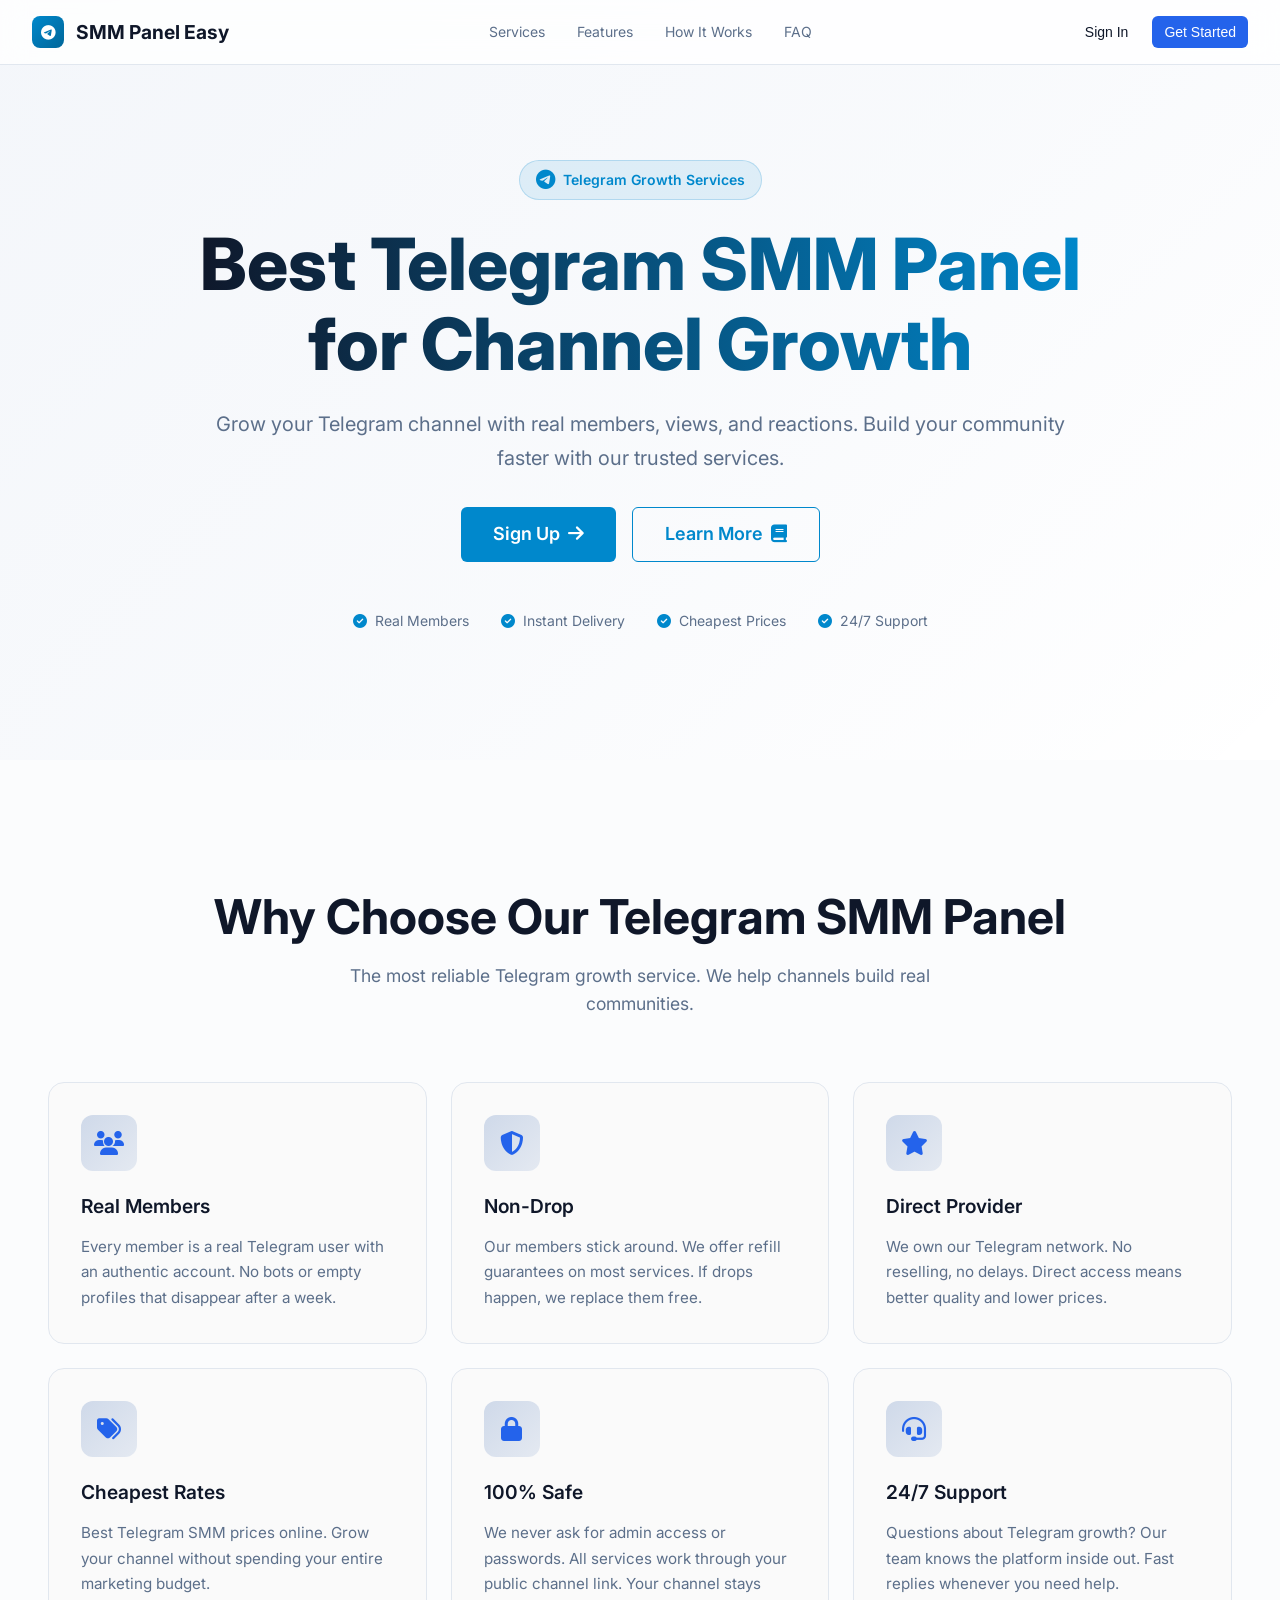
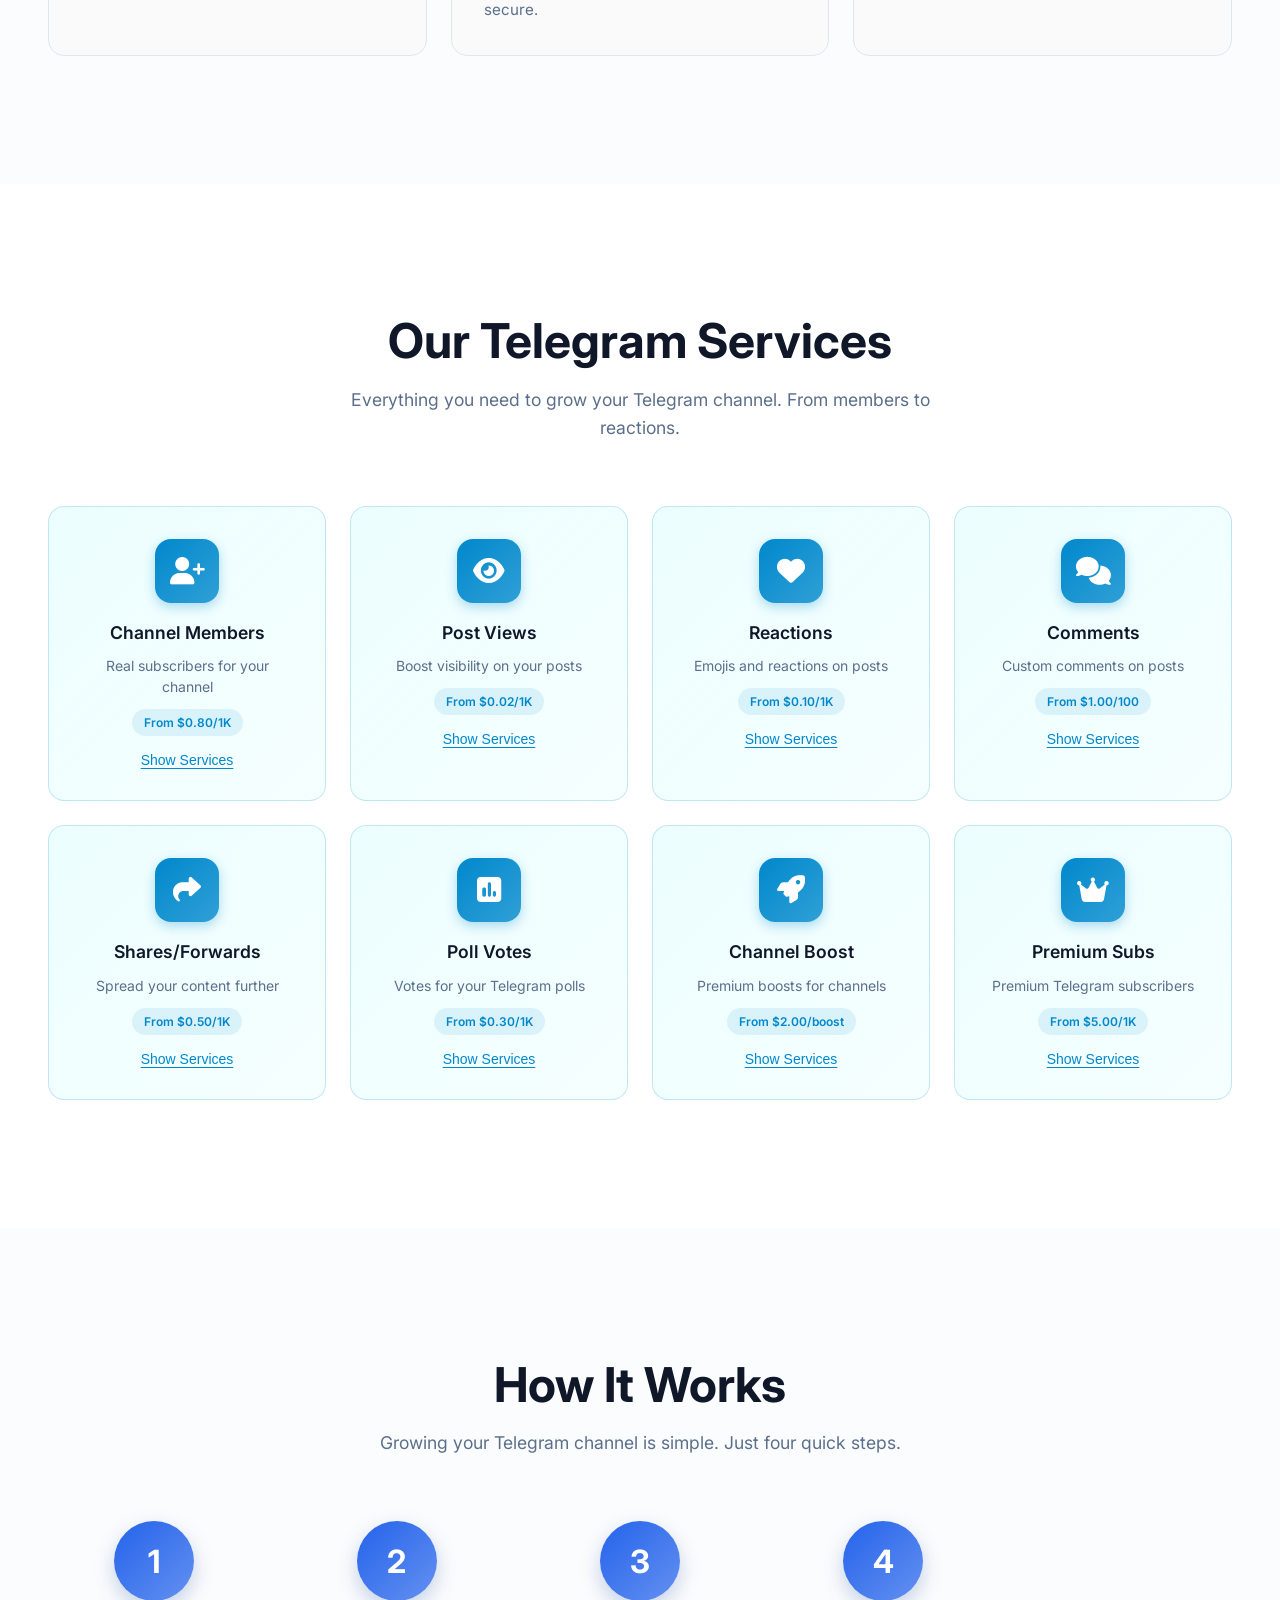
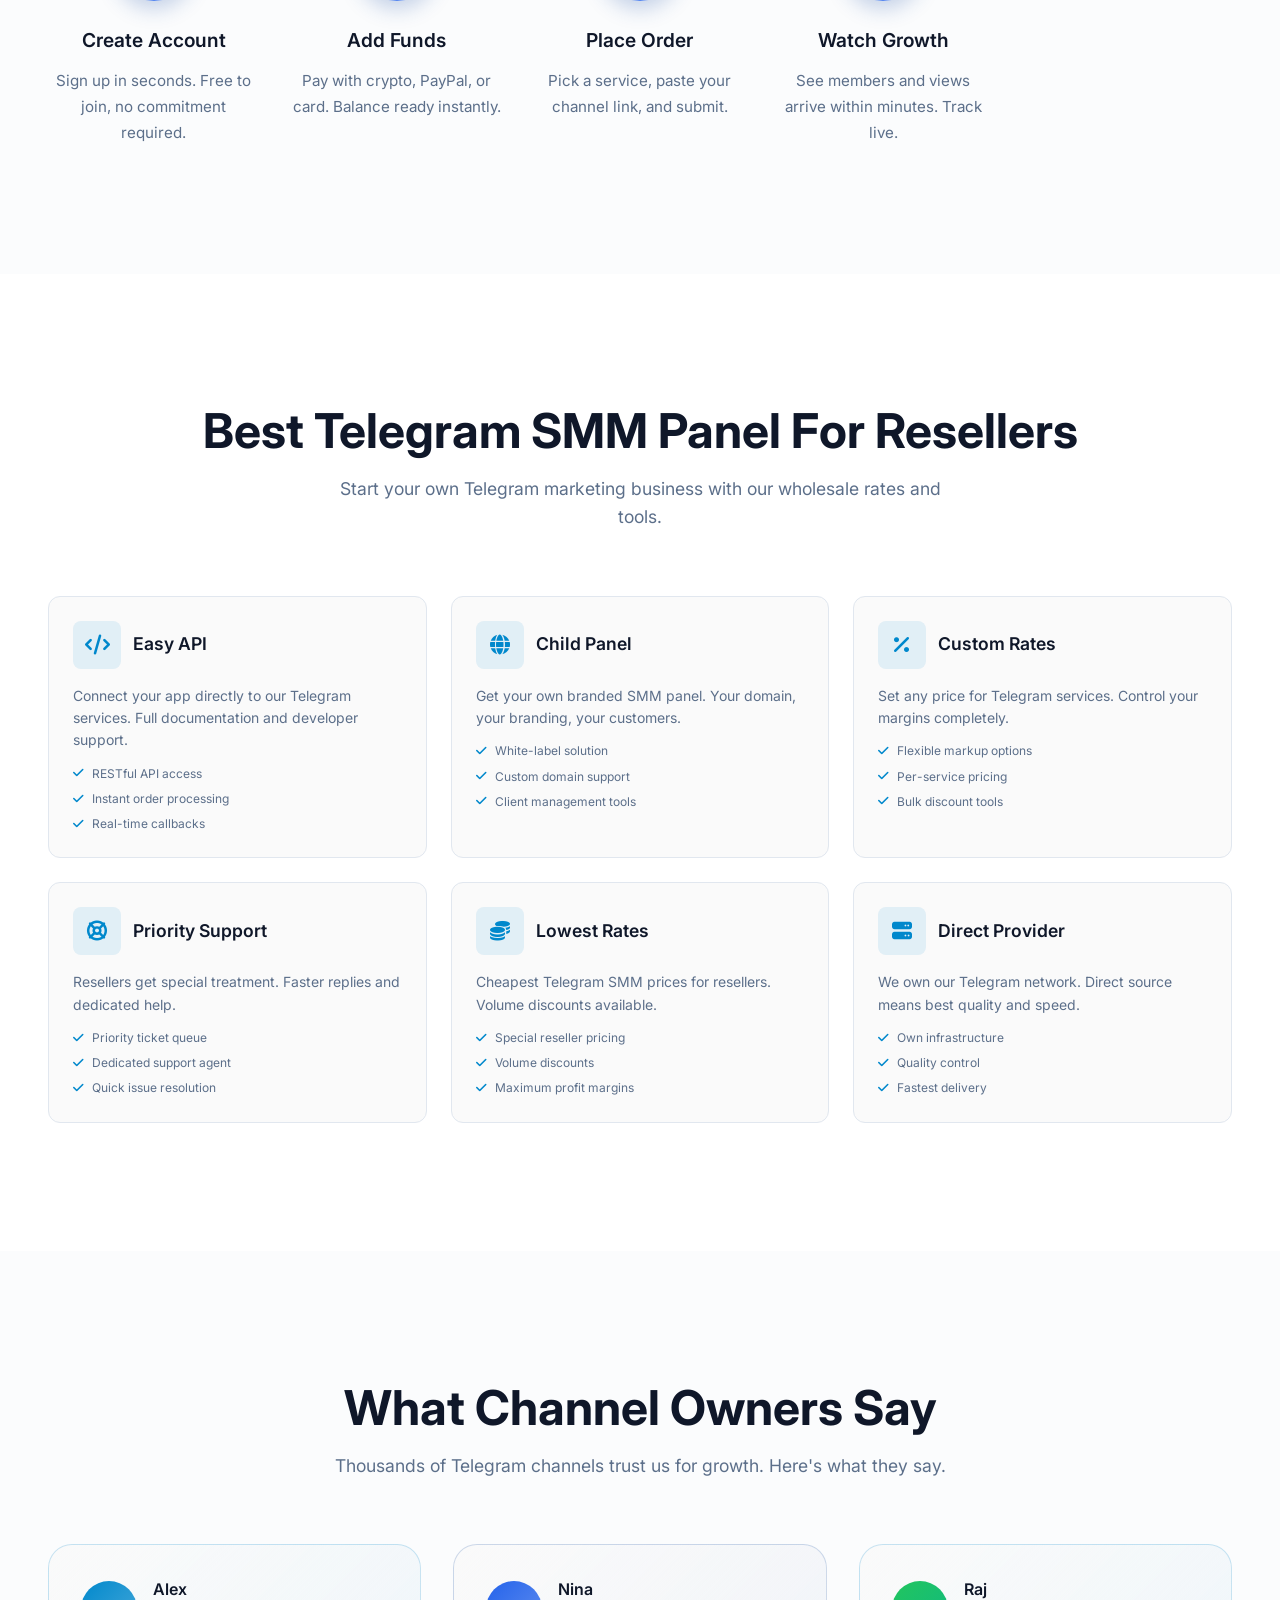
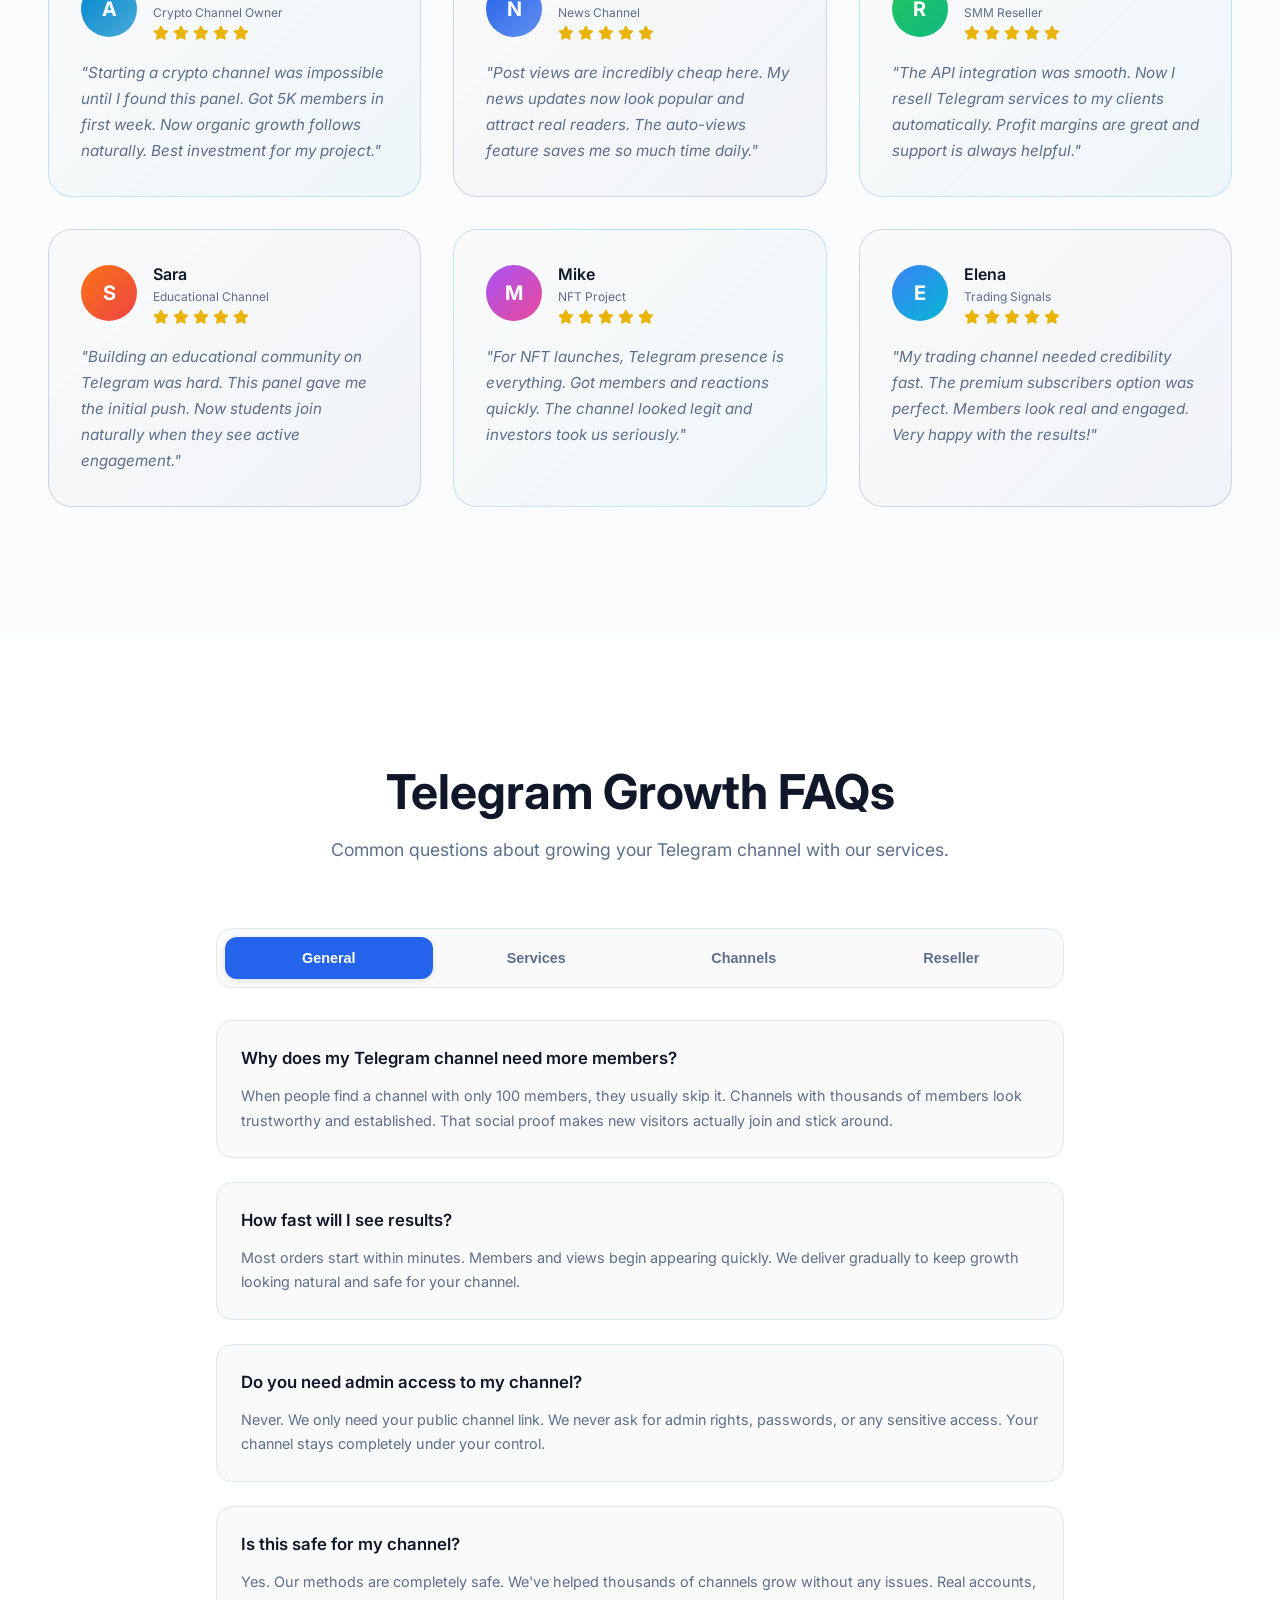
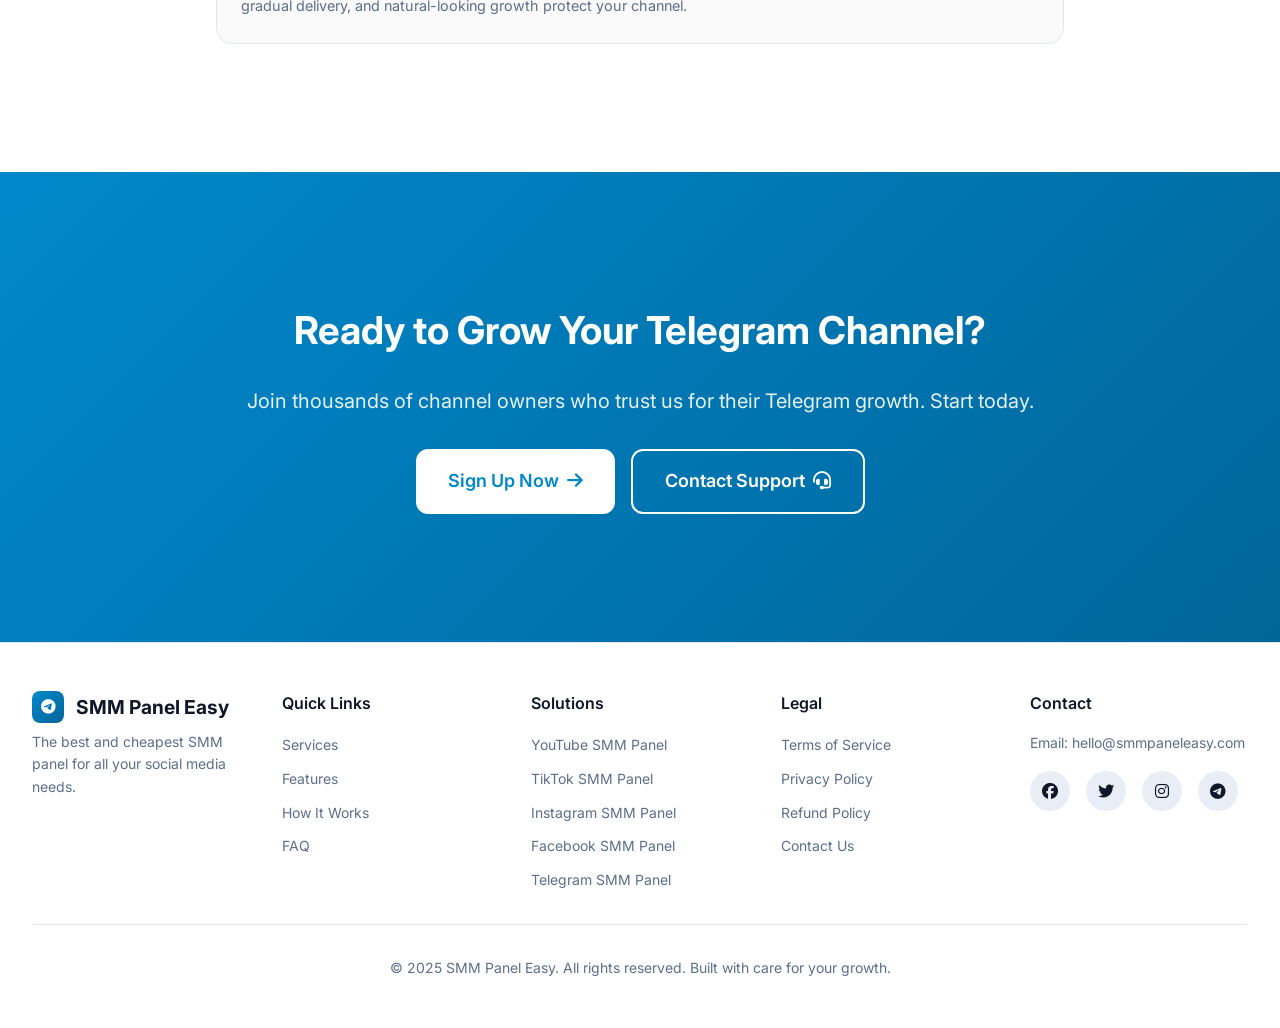
<file: telegram-smm-panel.html>
<!DOCTYPE html>
<html lang="en">
<head>
  <meta charset="UTF-8" />
  <meta name="viewport" content="width=device-width, initial-scale=1.0" />
  <title>Best &amp; Cheapest Telegram SMM Panel For Resellers | Telegram Provider</title>
  <meta name="description" content="Supercharge your Telegram growth with our premium SMM panel. Real members, views, and reactions at the lowest prices. Direct provider with 24/7 support." />
  <link rel="preconnect" href="https://fonts.googleapis.com" />
  <link rel="preconnect" href="https://fonts.gstatic.com" crossorigin />
  <link href="https://fonts.googleapis.com/css2?family=Inter:wght@400;500;600;700;800&display=swap" rel="stylesheet" />
  <link rel="stylesheet" href="https://cdnjs.cloudflare.com/ajax/libs/font-awesome/6.5.1/css/all.min.css" integrity="sha512-DTOQO9RWCH3ppGqcWaEA1BIZOC6xxalwEsw9c2QQeAIftl+Vegovlnee1c9QX4TctnWMn13TZye+giMm8e2LwA==" crossorigin="anonymous" referrerpolicy="no-referrer" />
  <style>
    :root {
      --background: 0 0% 100%;
      --foreground: 222 47% 11%;
      --card: 0 0% 98%;
      --border: 214 32% 91%;
      --muted: 210 40% 96%;
      --muted-foreground: 215 20% 45%;
      --accent: 221 83% 53%;
      --accent-foreground: 0 0% 100%;
      --tg-blue: #0088cc;
      --tg-blue-dark: #006699;
    }
    *, *::before, *::after { box-sizing: border-box; margin: 0; padding: 0; }
    html { scroll-behavior: smooth; }
    body {
      font-family: 'Inter', sans-serif;
      background-color: hsl(var(--background));
      color: hsl(var(--foreground));
      line-height: 1.6;
      -webkit-font-smoothing: antialiased;
    }
    a { text-decoration: none; color: inherit; }
    img { max-width: 100%; display: block; }

    /* ── Header ── */
    .site-header {
      position: fixed; top: 0; left: 0; right: 0; z-index: 50;
      background: rgba(255,255,255,0.8);
      backdrop-filter: blur(12px);
      border-bottom: 1px solid hsl(var(--border));
    }
    .header-inner {
      max-width: 1280px; margin: 0 auto; padding: 0 2rem;
      display: flex; align-items: center; justify-content: space-between;
      height: 64px;
    }
    .logo-link { display: flex; align-items: center; gap: 0.75rem; transition: opacity .2s; }
    .logo-link:hover { opacity: .8; }
    .logo-icon {
      width: 32px; height: 32px; border-radius: 8px;
      background: linear-gradient(135deg, var(--tg-blue), var(--tg-blue-dark));
      display: flex; align-items: center; justify-content: center;
      color: #fff; font-size: 16px; font-weight: 800;
    }
    .logo-text { font-size: 1.2rem; font-weight: 700; color: hsl(var(--foreground)); }
    .site-nav { display: none; align-items: center; gap: 2rem; }
    @media(min-width:768px){ .site-nav { display: flex; } }
    .site-nav a {
      font-size: .875rem; color: hsl(var(--muted-foreground));
      transition: color .2s; background: none; border: none; cursor: pointer;
    }
    .site-nav a:hover { color: hsl(var(--foreground)); }
    .header-btns { display: flex; align-items: center; gap: .75rem; }
    .btn-ghost {
      display: inline-flex; align-items: center; justify-content: center;
      height: 32px; padding: 0 12px; border-radius: 6px; font-size: .875rem;
      font-weight: 500; border: none; background: transparent; cursor: pointer;
      color: hsl(var(--foreground)); transition: background .2s;
    }
    .btn-ghost:hover { background: hsl(var(--muted)); }
    .btn-accent {
      display: inline-flex; align-items: center; justify-content: center;
      height: 32px; padding: 0 12px; border-radius: 6px; font-size: .875rem;
      font-weight: 500; border: none; cursor: pointer;
      background: hsl(var(--accent)); color: hsl(var(--accent-foreground));
      transition: opacity .2s;
    }
    .btn-accent:hover { opacity: .9; }

    /* ── Sections ── */
    .container { max-width: 1280px; margin: 0 auto; padding: 0 1.5rem; }
    .container-sm { max-width: 896px; margin: 0 auto; padding: 0 1.5rem; }
    .text-center { text-align: center; }
    .mb-16 { margin-bottom: 4rem; }
    .section-title { font-size: clamp(1.8rem, 4vw, 3rem); font-weight: 700; margin-bottom: 1rem; line-height: 1.2; }
    .section-sub { font-size: 1.1rem; color: hsl(var(--muted-foreground)); max-width: 640px; margin: 0 auto; }

    /* ── Hero ── */
    .hero {
      position: relative; padding-top: 160px; padding-bottom: 8rem;
      padding-left: 1.5rem; padding-right: 1.5rem; overflow: hidden;
    }
    .hero-bg {
      position: absolute; inset: 0;
      background: linear-gradient(135deg, rgba(34,85,166,.05) 0%, rgba(34,85,166,.03) 50%, transparent 100%);
      pointer-events: none;
    }
    .hero-inner { max-width: 1280px; margin: 0 auto; position: relative; z-index: 1; }
    .hero-content { max-width: 896px; margin: 0 auto; text-align: center; }
    .hero-badge {
      display: inline-flex; align-items: center; gap: .5rem;
      background: rgba(0,136,204,.1); border: 1px solid rgba(0,136,204,.2);
      padding: .5rem 1rem; border-radius: 999px;
      font-size: .875rem; font-weight: 600; color: var(--tg-blue); margin-bottom: 1.5rem;
    }
    .hero h1 {
      font-size: clamp(2.2rem, 6vw, 4.5rem); font-weight: 800;
      margin-bottom: 1.5rem; line-height: 1.1;
      background: linear-gradient(90deg, hsl(var(--foreground)) 0%, var(--tg-blue) 100%);
      -webkit-background-clip: text; -webkit-text-fill-color: transparent;
      background-clip: text;
    }
    .hero p { font-size: 1.25rem; color: hsl(var(--muted-foreground)); margin-bottom: 2rem; line-height: 1.7; }
    .hero-btns { display: flex; flex-wrap: wrap; gap: 1rem; justify-content: center; margin-bottom: 3rem; }
    .btn-tg {
      display: inline-flex; align-items: center; justify-content: center; gap: .5rem;
      padding: .75rem 2rem; border-radius: 6px; font-size: 1.125rem; font-weight: 600;
      background: var(--tg-blue); color: #fff; border: none; cursor: pointer; transition: opacity .2s;
    }
    .btn-tg:hover { opacity: .9; }
    .btn-tg-outline {
      display: inline-flex; align-items: center; justify-content: center; gap: .5rem;
      padding: .75rem 2rem; border-radius: 6px; font-size: 1.125rem; font-weight: 600;
      background: transparent; color: var(--tg-blue);
      border: 1px solid var(--tg-blue); cursor: pointer; transition: background .2s;
    }
    .btn-tg-outline:hover { background: rgba(0,136,204,.1); }
    .hero-trust { display: flex; flex-wrap: wrap; align-items: center; justify-content: center; gap: 2rem; }
    .hero-trust span { display: flex; align-items: center; gap: .5rem; font-size: .875rem; color: hsl(var(--muted-foreground)); }
    .hero-trust i { color: var(--tg-blue); }

    /* ── Why Choose (Features) ── */
    .features-bg { background: hsl(var(--muted) / 30%); padding: 8rem 1.5rem; }
    .features-grid {
      display: grid; gap: 1.5rem;
      grid-template-columns: repeat(auto-fill, minmax(290px, 1fr));
    }
    .feature-card {
      position: relative; padding: 2rem; border-radius: 1rem;
      background: hsl(var(--card)); border: 1px solid hsl(var(--border));
      transition: border-color .2s;
    }
    .feature-card:hover { border-color: rgba(34,85,166,.5); }
    .feat-icon-wrap {
      width: 56px; height: 56px; border-radius: .75rem; margin-bottom: 1.25rem;
      background: linear-gradient(135deg, rgba(34,85,166,.2), rgba(34,85,166,.1));
      display: flex; align-items: center; justify-content: center;
      transition: transform .3s;
    }
    .feature-card:hover .feat-icon-wrap { transform: scale(1.1); }
    .feat-icon-wrap i { font-size: 1.5rem; color: hsl(var(--accent)); }
    .feature-card h3 { font-size: 1.2rem; font-weight: 600; margin-bottom: .75rem; }
    .feature-card p { color: hsl(var(--muted-foreground)); line-height: 1.7; font-size: .95rem; }

    /* ── Services (4-col compact) ── */
    .services-section { padding: 8rem 1.5rem; }
    .services-grid {
      display: grid; gap: 1.5rem;
      grid-template-columns: repeat(auto-fill, minmax(220px, 1fr));
    }
    .tg-service-card {
      position: relative; padding: 2rem; border-radius: 1rem;
      background: linear-gradient(135deg, #ecfeff, rgba(236,254,255,.5));
      border: 1px solid rgba(0,136,204,.2);
      transition: all .3s; cursor: default;
      display: flex; flex-direction: column; align-items: center; text-align: center;
    }
    .tg-service-card:hover {
      border-color: var(--tg-blue); transform: scale(1.05);
      box-shadow: 0 20px 40px rgba(0,136,204,.1);
    }
    .tg-service-card:hover .tg-icon-wrap { transform: scale(1.1); }
    .tg-icon-wrap {
      width: 64px; height: 64px; border-radius: 1rem; margin-bottom: 1rem;
      background: linear-gradient(135deg, var(--tg-blue), rgba(0,136,204,.8));
      display: flex; align-items: center; justify-content: center;
      transition: transform .3s; box-shadow: 0 4px 12px rgba(0,136,204,.3);
    }
    .tg-icon-wrap i { font-size: 1.75rem; color: #fff; }
    .tg-service-card h3 { font-size: 1.1rem; font-weight: 600; margin-bottom: .5rem; color: hsl(var(--foreground)); }
    .tg-service-card .tg-desc { font-size: .875rem; color: hsl(var(--muted-foreground)); margin-bottom: .75rem; line-height: 1.5; }
    .tg-price-badge {
      font-size: .75rem; font-weight: 600;
      background: rgba(0,136,204,.1); color: var(--tg-blue);
      padding: .25rem .75rem; border-radius: 999px; margin-bottom: 1rem;
    }
    .tg-show-link {
      font-size: .875rem; color: var(--tg-blue); background: none; border: none;
      cursor: pointer; transition: opacity .2s; text-decoration: underline; text-underline-offset: 3px;
    }
    .tg-show-link:hover { opacity: .7; }

    /* ── How It Works ── */
    .hiw-bg { background: hsl(var(--muted) / 30%); padding: 8rem 1.5rem; }
    .steps-grid {
      display: grid; gap: 2rem;
      grid-template-columns: repeat(auto-fill, minmax(200px, 1fr));
    }
    .step-item { text-align: center; }
    .step-num {
      width: 80px; height: 80px; border-radius: 50%; margin: 0 auto 1.5rem;
      background: linear-gradient(135deg, hsl(var(--accent)), hsl(var(--accent)/70%));
      display: flex; align-items: center; justify-content: center;
      color: #fff; font-size: 2rem; font-weight: 700;
      box-shadow: 0 8px 20px rgba(34,85,166,.25);
    }
    .step-item h3 { font-size: 1.2rem; font-weight: 600; margin-bottom: .75rem; }
    .step-item p { color: hsl(var(--muted-foreground)); line-height: 1.7; font-size: .95rem; }

    /* ── Resellers ── */
    .resellers-section { padding: 8rem 1.5rem; }
    .resellers-grid {
      display: grid; gap: 1.5rem;
      grid-template-columns: repeat(auto-fill, minmax(280px, 1fr));
    }
    .reseller-card {
      background: hsl(var(--card)); border: 1px solid hsl(var(--border));
      border-radius: .75rem; padding: 1.5rem; transition: border-color .2s;
    }
    .reseller-card:hover { border-color: rgba(0,136,204,.5); }
    .reseller-header { display: flex; align-items: center; gap: .75rem; margin-bottom: 1rem; }
    .reseller-icon-wrap {
      width: 48px; height: 48px; border-radius: .5rem; flex-shrink: 0;
      background: rgba(0,136,204,.1);
      display: flex; align-items: center; justify-content: center;
    }
    .reseller-icon-wrap i { font-size: 1.25rem; color: var(--tg-blue); }
    .reseller-card h3 { font-size: 1.1rem; font-weight: 600; }
    .reseller-card > p { font-size: .875rem; color: hsl(var(--muted-foreground)); line-height: 1.6; margin-bottom: .75rem; }
    .reseller-list { list-style: none; display: flex; flex-direction: column; gap: .375rem; }
    .reseller-list li { display: flex; align-items: center; gap: .5rem; font-size: .75rem; color: hsl(var(--muted-foreground)); }
    .reseller-list li i { color: var(--tg-blue); font-size: .75rem; }

    /* ── Testimonials ── */
    .testimonials-bg { background: hsl(var(--muted) / 30%); padding: 8rem 1.5rem; }
    .testimonials-grid {
      display: grid; gap: 2rem;
      grid-template-columns: repeat(auto-fill, minmax(290px, 1fr));
    }
    .testimonial-card {
      position: relative; padding: 2rem; border-radius: 1.5rem;
      transition: all .2s;
    }
    .t-tg {
      background: linear-gradient(135deg, hsl(var(--card)), rgba(0,136,204,.05));
      border: 1px solid rgba(0,136,204,.2);
    }
    .t-tg:hover { border-color: var(--tg-blue); box-shadow: 0 8px 24px rgba(0,0,0,.06); }
    .t-blue {
      background: linear-gradient(135deg, hsl(var(--card)), rgba(34,85,166,.05));
      border: 1px solid rgba(34,85,166,.2);
    }
    .t-blue:hover { border-color: hsl(var(--accent)); box-shadow: 0 8px 24px rgba(0,0,0,.06); }
    .t-header { display: flex; align-items: center; gap: 1rem; margin-bottom: 1.25rem; }
    .t-avatar {
      width: 56px; height: 56px; border-radius: 50%; flex-shrink: 0;
      display: flex; align-items: center; justify-content: center;
      color: #fff; font-size: 1.25rem; font-weight: 700;
    }
    .av-tg      { background: linear-gradient(135deg, var(--tg-blue), rgba(0,136,204,.7)); }
    .av-accent  { background: linear-gradient(135deg, hsl(var(--accent)), hsl(var(--accent)/70%)); }
    .av-green   { background: linear-gradient(135deg, #22c55e, #10b981); }
    .av-orange  { background: linear-gradient(135deg, #f97316, #ef4444); }
    .av-purple  { background: linear-gradient(135deg, #a855f7, #ec4899); }
    .av-cyan    { background: linear-gradient(135deg, #3b82f6, #06b6d4); }
    .t-name { font-weight: 600; font-size: 1rem; }
    .t-role { font-size: .75rem; color: hsl(var(--muted-foreground)); }
    .t-stars { display: flex; gap: .25rem; color: #eab308; margin-top: .25rem; }
    .t-stars i { font-size: .875rem; }
    .testimonial-card blockquote { color: hsl(var(--muted-foreground)); line-height: 1.7; font-style: italic; font-size: .95rem; }

    /* ── FAQ ── */
    .faq-section { padding: 8rem 1.5rem; }
    .faq-tabs { }
    .tabs-bar {
      display: grid; grid-template-columns: repeat(4, 1fr);
      background: hsl(var(--card)); border: 1px solid hsl(var(--border));
      border-radius: 1rem; padding: .5rem; gap: 0; margin-bottom: 2rem;
    }
    .tab-btn {
      padding: .75rem .5rem; border-radius: .75rem;
      border: 1px solid transparent; background: transparent;
      font-size: .9rem; font-weight: 600; cursor: pointer;
      color: hsl(var(--muted-foreground)); transition: all .2s; text-align: center;
    }
    .tab-btn.active { background: hsl(var(--accent)); color: #fff; box-shadow: 0 2px 6px rgba(0,0,0,.1); }
    .tab-panel { display: none; flex-direction: column; gap: 1.5rem; }
    .tab-panel.active { display: flex; }
    .faq-card {
      background: hsl(var(--card)); border: 1px solid hsl(var(--border));
      border-radius: 1rem; padding: 1.5rem;
    }
    .faq-card h3 { font-weight: 600; font-size: 1.05rem; margin-bottom: .75rem; }
    .faq-card p { color: hsl(var(--muted-foreground)); font-size: .9rem; line-height: 1.7; }

    /* ── CTA ── */
    .cta-section {
      padding: 8rem 1rem;
      background: linear-gradient(135deg, var(--tg-blue), var(--tg-blue-dark));
      text-align: center;
    }
    .cta-section h2 { font-size: clamp(1.75rem, 3vw, 2.5rem); font-weight: 700; color: #fff; margin-bottom: 1.5rem; }
    .cta-section p { font-size: 1.25rem; color: rgba(255,255,255,.9); margin-bottom: 2rem; }
    .cta-btns { display: flex; flex-wrap: wrap; gap: 1rem; justify-content: center; }
    .btn-cta-white {
      display: inline-flex; align-items: center; justify-content: center; gap: .5rem;
      padding: 1rem 2rem; border-radius: .75rem; font-size: 1.125rem; font-weight: 600;
      background: #fff; color: var(--tg-blue); border: none; cursor: pointer; transition: background .2s;
    }
    .btn-cta-white:hover { background: #f3f4f6; }
    .btn-cta-outline-white {
      display: inline-flex; align-items: center; justify-content: center; gap: .5rem;
      padding: 1rem 2rem; border-radius: .75rem; font-size: 1.125rem; font-weight: 600;
      background: transparent; color: #fff; border: 2px solid #fff; cursor: pointer; transition: background .2s;
    }
    .btn-cta-outline-white:hover { background: rgba(255,255,255,.1); }

    /* ── Footer ── */
    .site-footer {
      padding: 3rem 2rem; border-top: 1px solid hsl(var(--border));
      background: hsl(var(--background));
    }
    .footer-inner { max-width: 1280px; margin: 0 auto; }
    .footer-grid {
      display: grid; gap: 2rem; margin-bottom: 2rem;
      grid-template-columns: repeat(auto-fill, minmax(180px, 1fr));
    }
    .footer-brand p { font-size: .875rem; color: hsl(var(--muted-foreground)); line-height: 1.6; margin-top: .5rem; }
    .footer-col h4 { font-weight: 600; margin-bottom: 1rem; color: hsl(var(--foreground)); }
    .footer-col ul { list-style: none; display: flex; flex-direction: column; gap: .5rem; }
    .footer-col ul li a { font-size: .875rem; color: hsl(var(--muted-foreground)); transition: color .2s; }
    .footer-col ul li a:hover { color: hsl(var(--accent)); }
    .footer-email { font-size: .875rem; color: hsl(var(--muted-foreground)); margin-bottom: 1rem; }
    .footer-email a { transition: color .2s; }
    .footer-email a:hover { color: hsl(var(--accent)); }
    .social-links { display: flex; gap: 1rem; }
    .social-links a {
      width: 40px; height: 40px; border-radius: 50%;
      background: rgba(34,85,166,.1); display: flex; align-items: center; justify-content: center;
      color: hsl(var(--foreground)); transition: all .2s;
    }
    .social-links a:hover { background: hsl(var(--accent)); color: #fff; }
    .footer-bottom { padding-top: 2rem; border-top: 1px solid hsl(var(--border)); text-align: center; }
    .footer-bottom p { font-size: .875rem; color: hsl(var(--muted-foreground)); }
  </style>
</head>
<body>

  <!-- Header -->
  <header class="site-header">
    <div class="header-inner">
      <a class="logo-link" href="index.html">
        <div class="logo-icon"><i class="fab fa-telegram" style="font-size:15px;"></i></div>
        <span class="logo-text">SMM Panel Easy</span>
      </a>
      <nav class="site-nav">
        <a href="#services">Services</a>
        <a href="#features">Features</a>
        <a href="#how-it-works">How It Works</a>
        <a href="#faq">FAQ</a>
      </nav>
      <div class="header-btns">
        <a href="login.html"><button class="btn-ghost">Sign In</button></a>
        <a href="register.html"><button class="btn-accent">Get Started</button></a>
      </div>
    </div>
  </header>

  <main>

    <!-- Hero -->
    <section class="hero">
      <div class="hero-bg"></div>
      <div class="hero-inner">
        <div class="hero-content">
          <div class="hero-badge">
            <i class="fab fa-telegram" style="font-size:1.25rem;"></i>
            <span>Telegram Growth Services</span>
          </div>
          <h1>Best Telegram SMM Panel for Channel Growth</h1>
          <p>Grow your Telegram channel with real members, views, and reactions. Build your community faster with our trusted services.</p>
          <div class="hero-btns">
            <a href="register.html" class="btn-tg">Sign Up <i class="fas fa-arrow-right"></i></a>
            <a href="#services" class="btn-tg-outline">Learn More <i class="fas fa-book"></i></a>
          </div>
          <div class="hero-trust">
            <span><i class="fas fa-check-circle"></i> Real Members</span>
            <span><i class="fas fa-check-circle"></i> Instant Delivery</span>
            <span><i class="fas fa-check-circle"></i> Cheapest Prices</span>
            <span><i class="fas fa-check-circle"></i> 24/7 Support</span>
          </div>
        </div>
      </div>
    </section>

    <!-- Why Choose Us -->
    <section id="features" class="features-bg">
      <div class="container">
        <div class="text-center mb-16">
          <h2 class="section-title">Why Choose Our Telegram SMM Panel</h2>
          <p class="section-sub">The most reliable Telegram growth service. We help channels build real communities.</p>
        </div>
        <div class="features-grid">
          <div class="feature-card">
            <div class="feat-icon-wrap"><i class="fas fa-users"></i></div>
            <h3>Real Members</h3>
            <p>Every member is a real Telegram user with an authentic account. No bots or empty profiles that disappear after a week.</p>
          </div>
          <div class="feature-card">
            <div class="feat-icon-wrap"><i class="fas fa-shield-alt"></i></div>
            <h3>Non-Drop</h3>
            <p>Our members stick around. We offer refill guarantees on most services. If drops happen, we replace them free.</p>
          </div>
          <div class="feature-card">
            <div class="feat-icon-wrap"><i class="fas fa-star"></i></div>
            <h3>Direct Provider</h3>
            <p>We own our Telegram network. No reselling, no delays. Direct access means better quality and lower prices.</p>
          </div>
          <div class="feature-card">
            <div class="feat-icon-wrap"><i class="fas fa-tags"></i></div>
            <h3>Cheapest Rates</h3>
            <p>Best Telegram SMM prices online. Grow your channel without spending your entire marketing budget.</p>
          </div>
          <div class="feature-card">
            <div class="feat-icon-wrap"><i class="fas fa-lock"></i></div>
            <h3>100% Safe</h3>
            <p>We never ask for admin access or passwords. All services work through your public channel link. Your channel stays secure.</p>
          </div>
          <div class="feature-card">
            <div class="feat-icon-wrap"><i class="fas fa-headset"></i></div>
            <h3>24/7 Support</h3>
            <p>Questions about Telegram growth? Our team knows the platform inside out. Fast replies whenever you need help.</p>
          </div>
        </div>
      </div>
    </section>

    <!-- Services -->
    <section id="services" class="services-section">
      <div class="container">
        <div class="text-center mb-16">
          <h2 class="section-title">Our Telegram Services</h2>
          <p class="section-sub">Everything you need to grow your Telegram channel. From members to reactions.</p>
        </div>
        <div class="services-grid">

          <div class="tg-service-card">
            <div class="tg-icon-wrap"><i class="fas fa-user-plus"></i></div>
            <h3>Channel Members</h3>
            <p class="tg-desc">Real subscribers for your channel</p>
            <span class="tg-price-badge">From $0.80/1K</span>
            <button class="tg-show-link">Show Services</button>
          </div>

          <div class="tg-service-card">
            <div class="tg-icon-wrap"><i class="fas fa-eye"></i></div>
            <h3>Post Views</h3>
            <p class="tg-desc">Boost visibility on your posts</p>
            <span class="tg-price-badge">From $0.02/1K</span>
            <button class="tg-show-link">Show Services</button>
          </div>

          <div class="tg-service-card">
            <div class="tg-icon-wrap"><i class="fas fa-heart"></i></div>
            <h3>Reactions</h3>
            <p class="tg-desc">Emojis and reactions on posts</p>
            <span class="tg-price-badge">From $0.10/1K</span>
            <button class="tg-show-link">Show Services</button>
          </div>

          <div class="tg-service-card">
            <div class="tg-icon-wrap"><i class="fas fa-comments"></i></div>
            <h3>Comments</h3>
            <p class="tg-desc">Custom comments on posts</p>
            <span class="tg-price-badge">From $1.00/100</span>
            <button class="tg-show-link">Show Services</button>
          </div>

          <div class="tg-service-card">
            <div class="tg-icon-wrap"><i class="fas fa-share"></i></div>
            <h3>Shares/Forwards</h3>
            <p class="tg-desc">Spread your content further</p>
            <span class="tg-price-badge">From $0.50/1K</span>
            <button class="tg-show-link">Show Services</button>
          </div>

          <div class="tg-service-card">
            <div class="tg-icon-wrap"><i class="fas fa-poll"></i></div>
            <h3>Poll Votes</h3>
            <p class="tg-desc">Votes for your Telegram polls</p>
            <span class="tg-price-badge">From $0.30/1K</span>
            <button class="tg-show-link">Show Services</button>
          </div>

          <div class="tg-service-card">
            <div class="tg-icon-wrap"><i class="fas fa-rocket"></i></div>
            <h3>Channel Boost</h3>
            <p class="tg-desc">Premium boosts for channels</p>
            <span class="tg-price-badge">From $2.00/boost</span>
            <button class="tg-show-link">Show Services</button>
          </div>

          <div class="tg-service-card">
            <div class="tg-icon-wrap"><i class="fas fa-crown"></i></div>
            <h3>Premium Subs</h3>
            <p class="tg-desc">Premium Telegram subscribers</p>
            <span class="tg-price-badge">From $5.00/1K</span>
            <button class="tg-show-link">Show Services</button>
          </div>

        </div>
      </div>
    </section>

    <!-- How It Works -->
    <section id="how-it-works" class="hiw-bg">
      <div class="container">
        <div class="text-center mb-16">
          <h2 class="section-title">How It Works</h2>
          <p class="section-sub">Growing your Telegram channel is simple. Just four quick steps.</p>
        </div>
        <div class="steps-grid">
          <div class="step-item">
            <div class="step-num">1</div>
            <h3>Create Account</h3>
            <p>Sign up in seconds. Free to join, no commitment required.</p>
          </div>
          <div class="step-item">
            <div class="step-num">2</div>
            <h3>Add Funds</h3>
            <p>Pay with crypto, PayPal, or card. Balance ready instantly.</p>
          </div>
          <div class="step-item">
            <div class="step-num">3</div>
            <h3>Place Order</h3>
            <p>Pick a service, paste your channel link, and submit.</p>
          </div>
          <div class="step-item">
            <div class="step-num">4</div>
            <h3>Watch Growth</h3>
            <p>See members and views arrive within minutes. Track live.</p>
          </div>
        </div>
      </div>
    </section>

    <!-- Resellers -->
    <section class="resellers-section">
      <div class="container">
        <div class="text-center mb-16">
          <h2 class="section-title">Best Telegram SMM Panel For Resellers</h2>
          <p class="section-sub">Start your own Telegram marketing business with our wholesale rates and tools.</p>
        </div>
        <div class="resellers-grid">

          <div class="reseller-card">
            <div class="reseller-header">
              <div class="reseller-icon-wrap"><i class="fas fa-code"></i></div>
              <h3>Easy API</h3>
            </div>
            <p>Connect your app directly to our Telegram services. Full documentation and developer support.</p>
            <ul class="reseller-list">
              <li><i class="fas fa-check"></i><span>RESTful API access</span></li>
              <li><i class="fas fa-check"></i><span>Instant order processing</span></li>
              <li><i class="fas fa-check"></i><span>Real-time callbacks</span></li>
            </ul>
          </div>

          <div class="reseller-card">
            <div class="reseller-header">
              <div class="reseller-icon-wrap"><i class="fas fa-globe"></i></div>
              <h3>Child Panel</h3>
            </div>
            <p>Get your own branded SMM panel. Your domain, your branding, your customers.</p>
            <ul class="reseller-list">
              <li><i class="fas fa-check"></i><span>White-label solution</span></li>
              <li><i class="fas fa-check"></i><span>Custom domain support</span></li>
              <li><i class="fas fa-check"></i><span>Client management tools</span></li>
            </ul>
          </div>

          <div class="reseller-card">
            <div class="reseller-header">
              <div class="reseller-icon-wrap"><i class="fas fa-percentage"></i></div>
              <h3>Custom Rates</h3>
            </div>
            <p>Set any price for Telegram services. Control your margins completely.</p>
            <ul class="reseller-list">
              <li><i class="fas fa-check"></i><span>Flexible markup options</span></li>
              <li><i class="fas fa-check"></i><span>Per-service pricing</span></li>
              <li><i class="fas fa-check"></i><span>Bulk discount tools</span></li>
            </ul>
          </div>

          <div class="reseller-card">
            <div class="reseller-header">
              <div class="reseller-icon-wrap"><i class="fas fa-life-ring"></i></div>
              <h3>Priority Support</h3>
            </div>
            <p>Resellers get special treatment. Faster replies and dedicated help.</p>
            <ul class="reseller-list">
              <li><i class="fas fa-check"></i><span>Priority ticket queue</span></li>
              <li><i class="fas fa-check"></i><span>Dedicated support agent</span></li>
              <li><i class="fas fa-check"></i><span>Quick issue resolution</span></li>
            </ul>
          </div>

          <div class="reseller-card">
            <div class="reseller-header">
              <div class="reseller-icon-wrap"><i class="fas fa-coins"></i></div>
              <h3>Lowest Rates</h3>
            </div>
            <p>Cheapest Telegram SMM prices for resellers. Volume discounts available.</p>
            <ul class="reseller-list">
              <li><i class="fas fa-check"></i><span>Special reseller pricing</span></li>
              <li><i class="fas fa-check"></i><span>Volume discounts</span></li>
              <li><i class="fas fa-check"></i><span>Maximum profit margins</span></li>
            </ul>
          </div>

          <div class="reseller-card">
            <div class="reseller-header">
              <div class="reseller-icon-wrap"><i class="fas fa-server"></i></div>
              <h3>Direct Provider</h3>
            </div>
            <p>We own our Telegram network. Direct source means best quality and speed.</p>
            <ul class="reseller-list">
              <li><i class="fas fa-check"></i><span>Own infrastructure</span></li>
              <li><i class="fas fa-check"></i><span>Quality control</span></li>
              <li><i class="fas fa-check"></i><span>Fastest delivery</span></li>
            </ul>
          </div>

        </div>
      </div>
    </section>

    <!-- Testimonials -->
    <section class="testimonials-bg">
      <div class="container">
        <div class="text-center mb-16">
          <h2 class="section-title">What Channel Owners Say</h2>
          <p class="section-sub">Thousands of Telegram channels trust us for growth. Here's what they say.</p>
        </div>
        <div class="testimonials-grid">

          <div class="testimonial-card t-tg">
            <div class="t-header">
              <div class="t-avatar av-tg">A</div>
              <div>
                <p class="t-name">Alex</p>
                <p class="t-role">Crypto Channel Owner</p>
                <div class="t-stars"><i class="fas fa-star"></i><i class="fas fa-star"></i><i class="fas fa-star"></i><i class="fas fa-star"></i><i class="fas fa-star"></i></div>
              </div>
            </div>
            <blockquote>"Starting a crypto channel was impossible until I found this panel. Got 5K members in first week. Now organic growth follows naturally. Best investment for my project."</blockquote>
          </div>

          <div class="testimonial-card t-blue">
            <div class="t-header">
              <div class="t-avatar av-accent">N</div>
              <div>
                <p class="t-name">Nina</p>
                <p class="t-role">News Channel</p>
                <div class="t-stars"><i class="fas fa-star"></i><i class="fas fa-star"></i><i class="fas fa-star"></i><i class="fas fa-star"></i><i class="fas fa-star"></i></div>
              </div>
            </div>
            <blockquote>"Post views are incredibly cheap here. My news updates now look popular and attract real readers. The auto-views feature saves me so much time daily."</blockquote>
          </div>

          <div class="testimonial-card t-tg">
            <div class="t-header">
              <div class="t-avatar av-green">R</div>
              <div>
                <p class="t-name">Raj</p>
                <p class="t-role">SMM Reseller</p>
                <div class="t-stars"><i class="fas fa-star"></i><i class="fas fa-star"></i><i class="fas fa-star"></i><i class="fas fa-star"></i><i class="fas fa-star"></i></div>
              </div>
            </div>
            <blockquote>"The API integration was smooth. Now I resell Telegram services to my clients automatically. Profit margins are great and support is always helpful."</blockquote>
          </div>

          <div class="testimonial-card t-blue">
            <div class="t-header">
              <div class="t-avatar av-orange">S</div>
              <div>
                <p class="t-name">Sara</p>
                <p class="t-role">Educational Channel</p>
                <div class="t-stars"><i class="fas fa-star"></i><i class="fas fa-star"></i><i class="fas fa-star"></i><i class="fas fa-star"></i><i class="fas fa-star"></i></div>
              </div>
            </div>
            <blockquote>"Building an educational community on Telegram was hard. This panel gave me the initial push. Now students join naturally when they see active engagement."</blockquote>
          </div>

          <div class="testimonial-card t-tg">
            <div class="t-header">
              <div class="t-avatar av-purple">M</div>
              <div>
                <p class="t-name">Mike</p>
                <p class="t-role">NFT Project</p>
                <div class="t-stars"><i class="fas fa-star"></i><i class="fas fa-star"></i><i class="fas fa-star"></i><i class="fas fa-star"></i><i class="fas fa-star"></i></div>
              </div>
            </div>
            <blockquote>"For NFT launches, Telegram presence is everything. Got members and reactions quickly. The channel looked legit and investors took us seriously."</blockquote>
          </div>

          <div class="testimonial-card t-blue">
            <div class="t-header">
              <div class="t-avatar av-cyan">E</div>
              <div>
                <p class="t-name">Elena</p>
                <p class="t-role">Trading Signals</p>
                <div class="t-stars"><i class="fas fa-star"></i><i class="fas fa-star"></i><i class="fas fa-star"></i><i class="fas fa-star"></i><i class="fas fa-star"></i></div>
              </div>
            </div>
            <blockquote>"My trading channel needed credibility fast. The premium subscribers option was perfect. Members look real and engaged. Very happy with the results!"</blockquote>
          </div>

        </div>
      </div>
    </section>

    <!-- FAQ -->
    <section id="faq" class="faq-section">
      <div class="container-sm">
        <div class="text-center mb-16">
          <h2 class="section-title">Telegram Growth FAQs</h2>
          <p class="section-sub">Common questions about growing your Telegram channel with our services.</p>
        </div>
        <div class="faq-tabs">
          <div class="tabs-bar" role="tablist">
            <button class="tab-btn active" role="tab" aria-selected="true" onclick="switchTab('general', this)">General</button>
            <button class="tab-btn" role="tab" aria-selected="false" onclick="switchTab('services', this)">Services</button>
            <button class="tab-btn" role="tab" aria-selected="false" onclick="switchTab('channels', this)">Channels</button>
            <button class="tab-btn" role="tab" aria-selected="false" onclick="switchTab('reseller', this)">Reseller</button>
          </div>

          <!-- General -->
          <div id="tab-general" class="tab-panel active" role="tabpanel">
            <div class="faq-card">
              <h3>Why does my Telegram channel need more members?</h3>
              <p>When people find a channel with only 100 members, they usually skip it. Channels with thousands of members look trustworthy and established. That social proof makes new visitors actually join and stick around.</p>
            </div>
            <div class="faq-card">
              <h3>How fast will I see results?</h3>
              <p>Most orders start within minutes. Members and views begin appearing quickly. We deliver gradually to keep growth looking natural and safe for your channel.</p>
            </div>
            <div class="faq-card">
              <h3>Do you need admin access to my channel?</h3>
              <p>Never. We only need your public channel link. We never ask for admin rights, passwords, or any sensitive access. Your channel stays completely under your control.</p>
            </div>
            <div class="faq-card">
              <h3>Is this safe for my channel?</h3>
              <p>Yes. Our methods are completely safe. We've helped thousands of channels grow without any issues. Real accounts, gradual delivery, and natural-looking growth protect your channel.</p>
            </div>
          </div>

          <!-- Services -->
          <div id="tab-services" class="tab-panel" role="tabpanel">
            <div class="faq-card">
              <h3>What is the cheapest Telegram service you offer?</h3>
              <p>Post views are our most affordable service, starting from just $0.02 per 1,000 views. They're great for boosting the appearance of your channel's activity and making posts look popular immediately.</p>
            </div>
            <div class="faq-card">
              <h3>Can I buy Telegram reactions?</h3>
              <p>Yes. We offer all emoji reactions available on Telegram, including 👍 ❤️ 🔥 and more. Reactions start from $0.10/1K and begin delivering within minutes of placing your order.</p>
            </div>
            <div class="faq-card">
              <h3>What are Telegram channel boosts?</h3>
              <p>Channel boosts are a Telegram Premium feature that unlocks custom reactions, stories, and other perks for your channel. We offer genuine boosts from premium accounts, starting from $2.00 per boost.</p>
            </div>
            <div class="faq-card">
              <h3>Do you offer auto-views for new posts?</h3>
              <p>Yes. Our auto-views service automatically sends views to every new post you publish for a set period. Set it once and all future posts get boosted — no manual ordering needed.</p>
            </div>
          </div>

          <!-- Channels -->
          <div id="tab-channels" class="tab-panel" role="tabpanel">
            <div class="faq-card">
              <h3>Does my channel need to be public?</h3>
              <p>Yes. Your Telegram channel must be public (with a public username or invite link) before placing an order. Once delivery is complete, you can adjust your channel settings as needed.</p>
            </div>
            <div class="faq-card">
              <h3>Can I buy members for a private Telegram group?</h3>
              <p>For private groups we require a valid invite link. Channel members work only with public channels or public invite links. Contact our support team for options tailored to private groups.</p>
            </div>
            <div class="faq-card">
              <h3>Will members leave after I purchase them?</h3>
              <p>Some minor drops are normal over time. Most of our member packages come with a refill guarantee — if the count drops within the warranty period, we top it back up at no extra cost.</p>
            </div>
            <div class="faq-card">
              <h3>How do I share my channel link for an order?</h3>
              <p>Copy your channel's public username (e.g., t.me/yourchannel) or the invite link. Paste it into the order form when checking out. No other information is needed from you.</p>
            </div>
          </div>

          <!-- Reseller -->
          <div id="tab-reseller" class="tab-panel" role="tabpanel">
            <div class="faq-card">
              <h3>How do I get started as a Telegram SMM reseller?</h3>
              <p>Register a free account, add funds, and request API access from your dashboard. You'll receive your API key along with full documentation to start integrating and reselling within minutes.</p>
            </div>
            <div class="faq-card">
              <h3>Can I create my own branded Telegram SMM panel?</h3>
              <p>Yes. Our child panel system lets you launch a fully white-labeled platform under your own domain and brand. Your clients never know we power the backend. Setup is quick and free.</p>
            </div>
            <div class="faq-card">
              <h3>Do resellers get lower prices?</h3>
              <p>Yes. Reseller accounts get access to lower wholesale rates than regular users. Volume-based tiers unlock even deeper discounts as your monthly spend grows. Contact us to discuss custom pricing.</p>
            </div>
            <div class="faq-card">
              <h3>What payment methods do you support for resellers?</h3>
              <p>We accept Bitcoin, Ethereum, USDT, PayPal, credit/debit cards, and regional methods including UPI and PIX. Resellers can also request invoice-based payments for large volumes.</p>
            </div>
          </div>

        </div>
      </div>
    </section>

    <!-- CTA -->
    <section class="cta-section">
      <div style="max-width:896px; margin:0 auto;">
        <h2>Ready to Grow Your Telegram Channel?</h2>
        <p>Join thousands of channel owners who trust us for their Telegram growth. Start today.</p>
        <div class="cta-btns">
          <a href="register.html" class="btn-cta-white">Sign Up Now <i class="fa-solid fa-arrow-right"></i></a>
          <a href="index.html#contact" class="btn-cta-outline-white">Contact Support <i class="fa-solid fa-headset"></i></a>
        </div>
      </div>
    </section>

  </main>

  <!-- Footer -->
  <footer class="site-footer">
    <div class="footer-inner">
      <div class="footer-grid">
        <div class="footer-brand">
          <a class="logo-link" href="index.html">
            <div class="logo-icon"><i class="fab fa-telegram" style="font-size:15px;"></i></div>
            <span class="logo-text">SMM Panel Easy</span>
          </a>
          <p>The best and cheapest SMM panel for all your social media needs.</p>
        </div>
        <div class="footer-col">
          <h4>Quick Links</h4>
          <ul>
            <li><a href="index.html#services">Services</a></li>
            <li><a href="index.html#features">Features</a></li>
            <li><a href="index.html#how-it-works">How It Works</a></li>
            <li><a href="index.html#faq">FAQ</a></li>
          </ul>
        </div>
        <div class="footer-col">
          <h4>Solutions</h4>
          <ul>
            <li><a href="youtube-smm-panel.html">YouTube SMM Panel</a></li>
            <li><a href="tiktok-smm-panel.html">TikTok SMM Panel</a></li>
            <li><a href="instagram-smm-panel.html">Instagram SMM Panel</a></li>
            <li><a href="facebook-smm-panel.html">Facebook SMM Panel</a></li>
            <li><a href="telegram-smm-panel.html">Telegram SMM Panel</a></li>
          </ul>
        </div>
        <div class="footer-col">
          <h4>Legal</h4>
          <ul>
            <li><a href="terms.html">Terms of Service</a></li>
            <li><a href="privacy.html">Privacy Policy</a></li>
            <li><a href="refund.html">Refund Policy</a></li>
            <li><a href="contact.html">Contact Us</a></li>
          </ul>
        </div>
        <div class="footer-col">
          <h4>Contact</h4>
          <p class="footer-email">Email: <a href="mailto:hello@smmpaneleasy.com">hello@smmpaneleasy.com</a></p>
          <div class="social-links">
            <a href="#" aria-label="Facebook"><i class="fab fa-facebook"></i></a>
            <a href="#" aria-label="Twitter"><i class="fab fa-twitter"></i></a>
            <a href="#" aria-label="Instagram"><i class="fab fa-instagram"></i></a>
            <a href="#" aria-label="Telegram"><i class="fab fa-telegram"></i></a>
          </div>
        </div>
      </div>
      <div class="footer-bottom">
        <p>&copy; 2025 SMM Panel Easy. All rights reserved. Built with care for your growth.</p>
      </div>
    </div>
  </footer>

  <script>
    function switchTab(tabId, btn) {
      document.querySelectorAll('.tab-panel').forEach(function(el) {
        el.classList.remove('active');
      });
      document.querySelectorAll('.tab-btn').forEach(function(b) {
        b.classList.remove('active');
        b.setAttribute('aria-selected', 'false');
      });
      var target = document.getElementById('tab-' + tabId);
      if (target) { target.classList.add('active'); }
      btn.classList.add('active');
      btn.setAttribute('aria-selected', 'true');
    }
  </script>

</body>
</html>
</file>
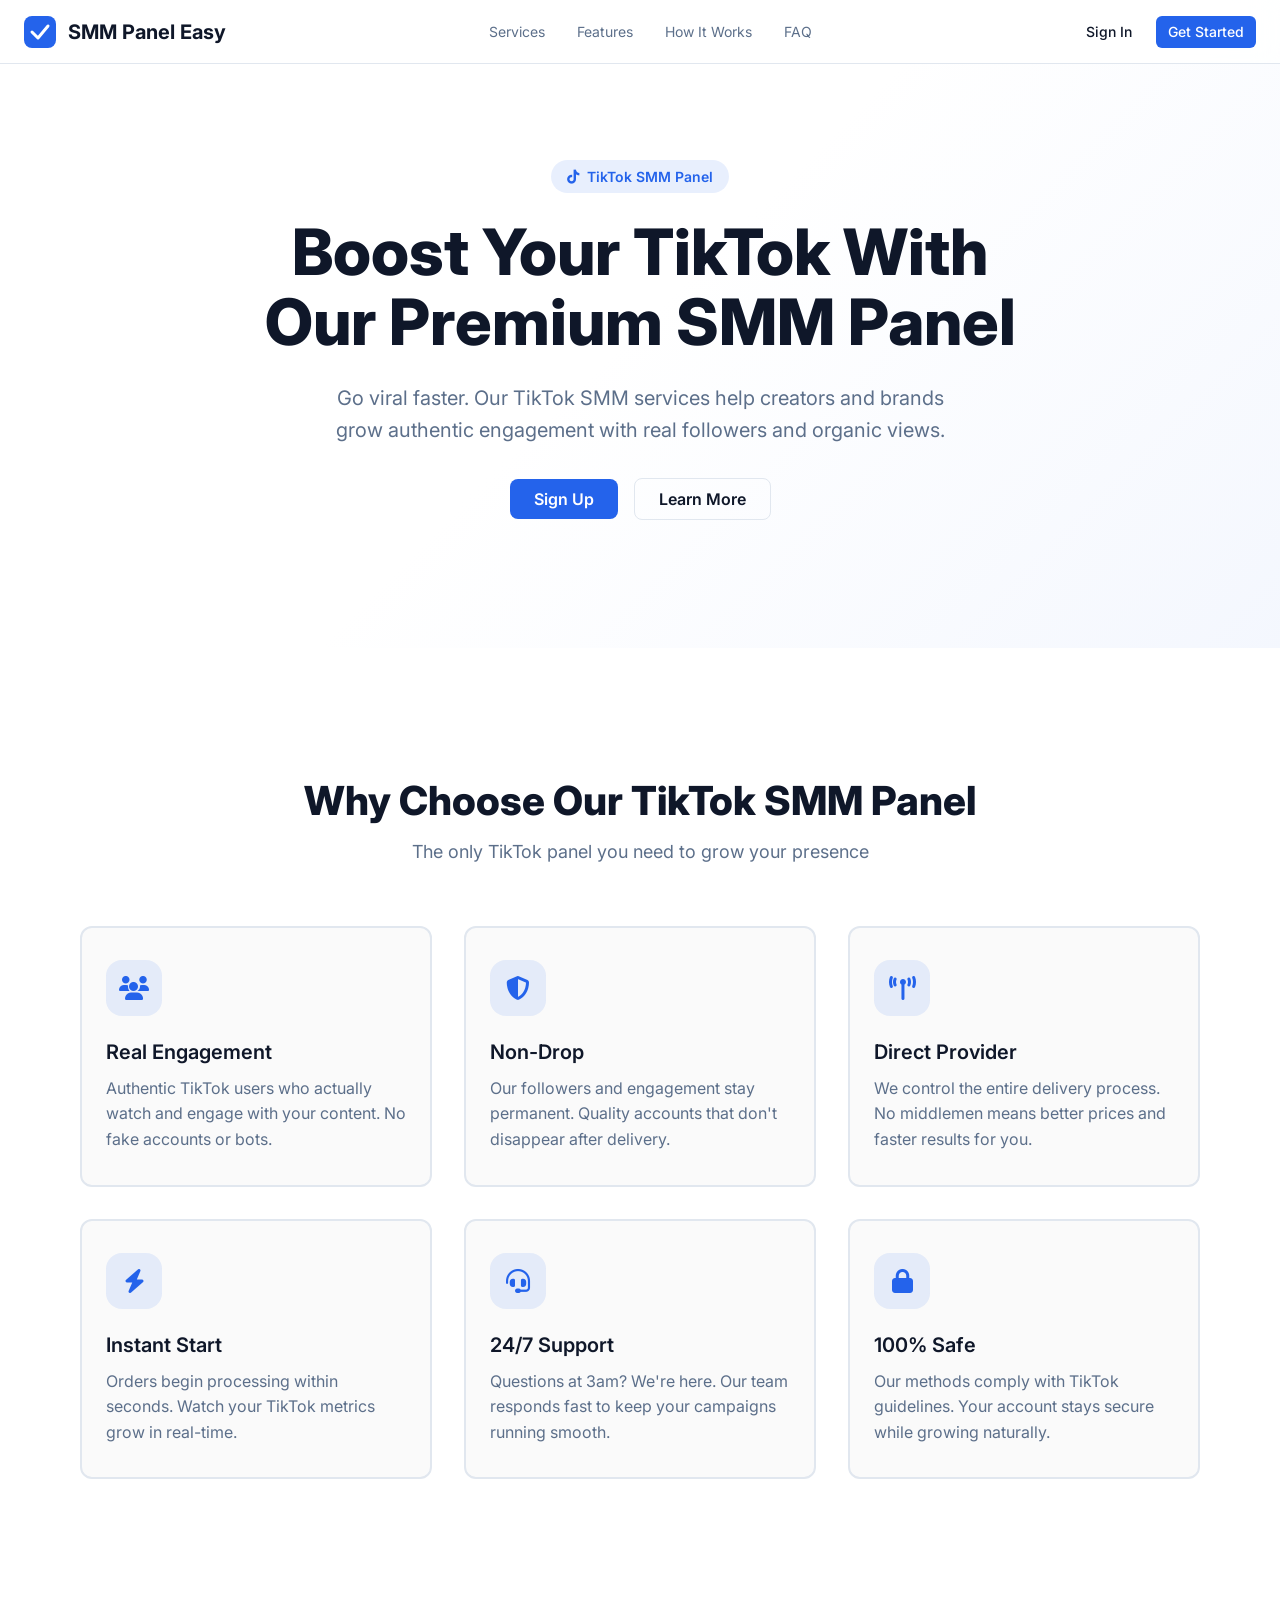
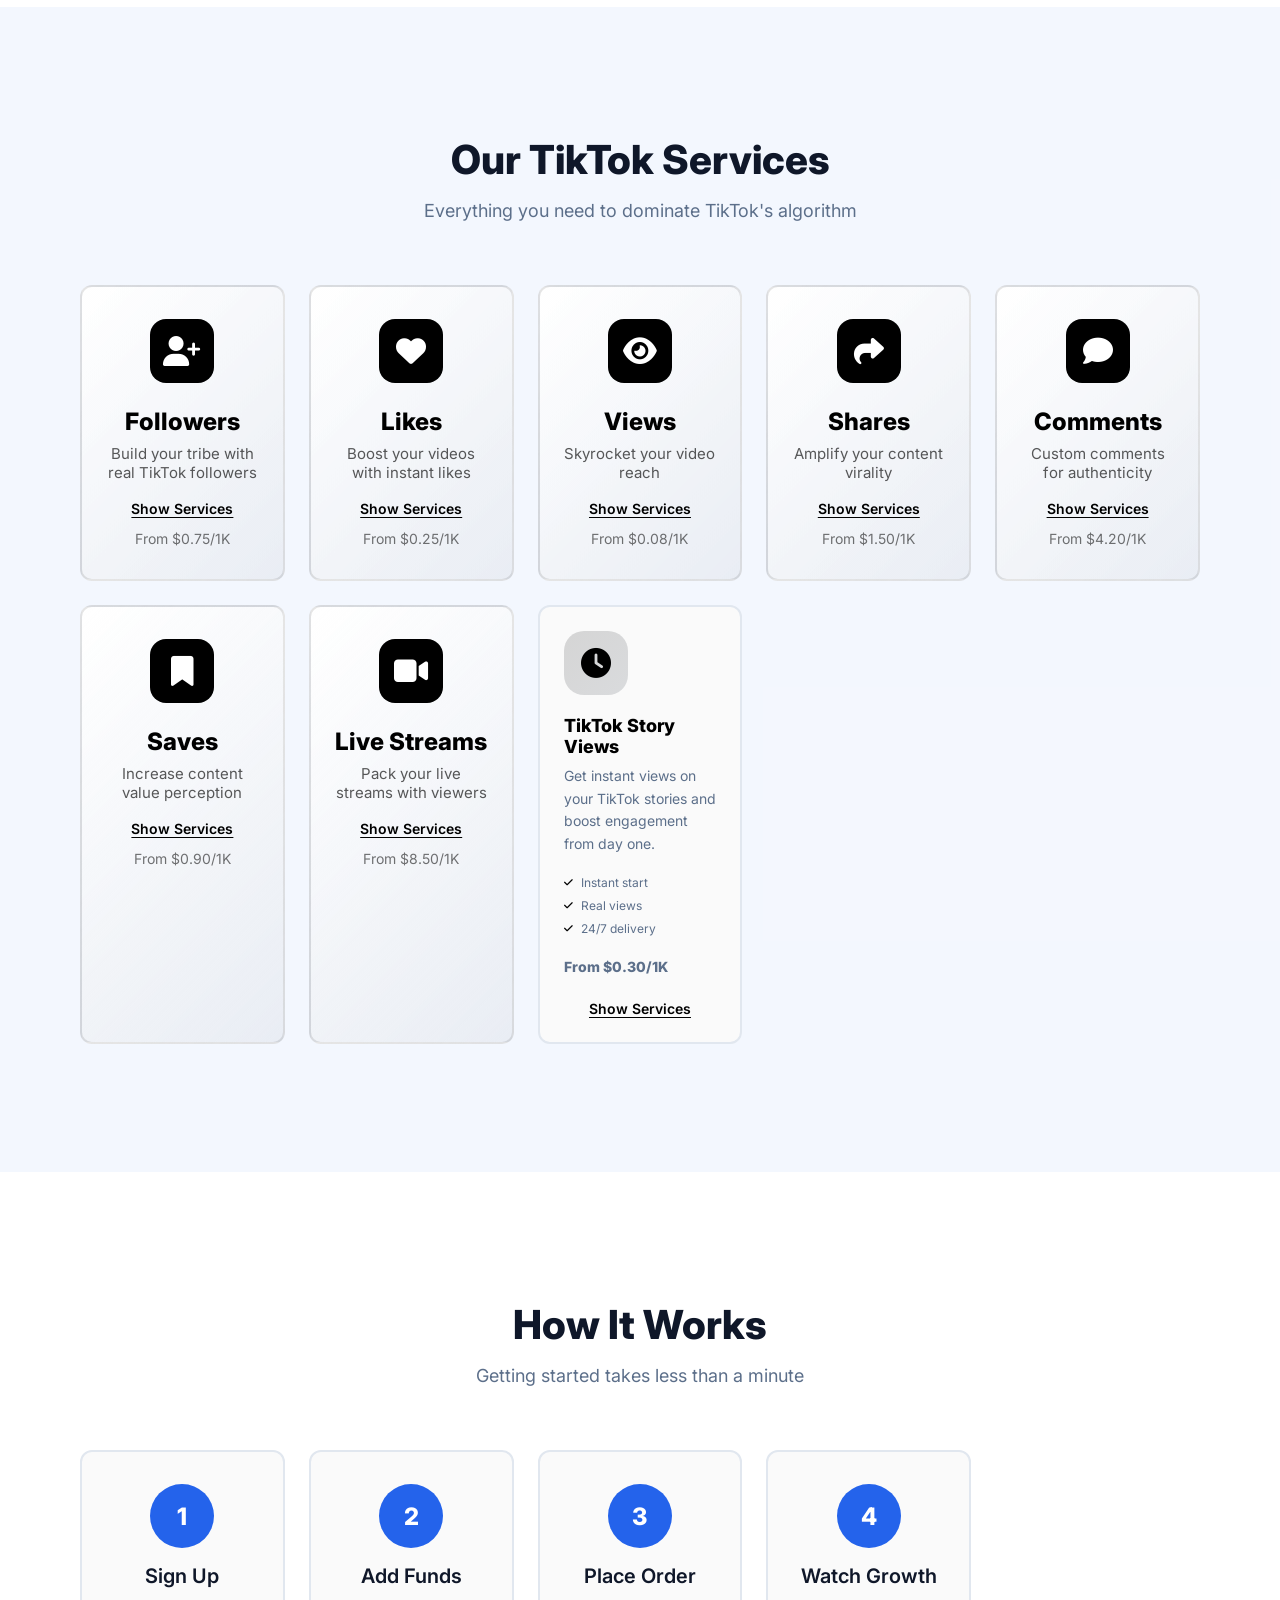
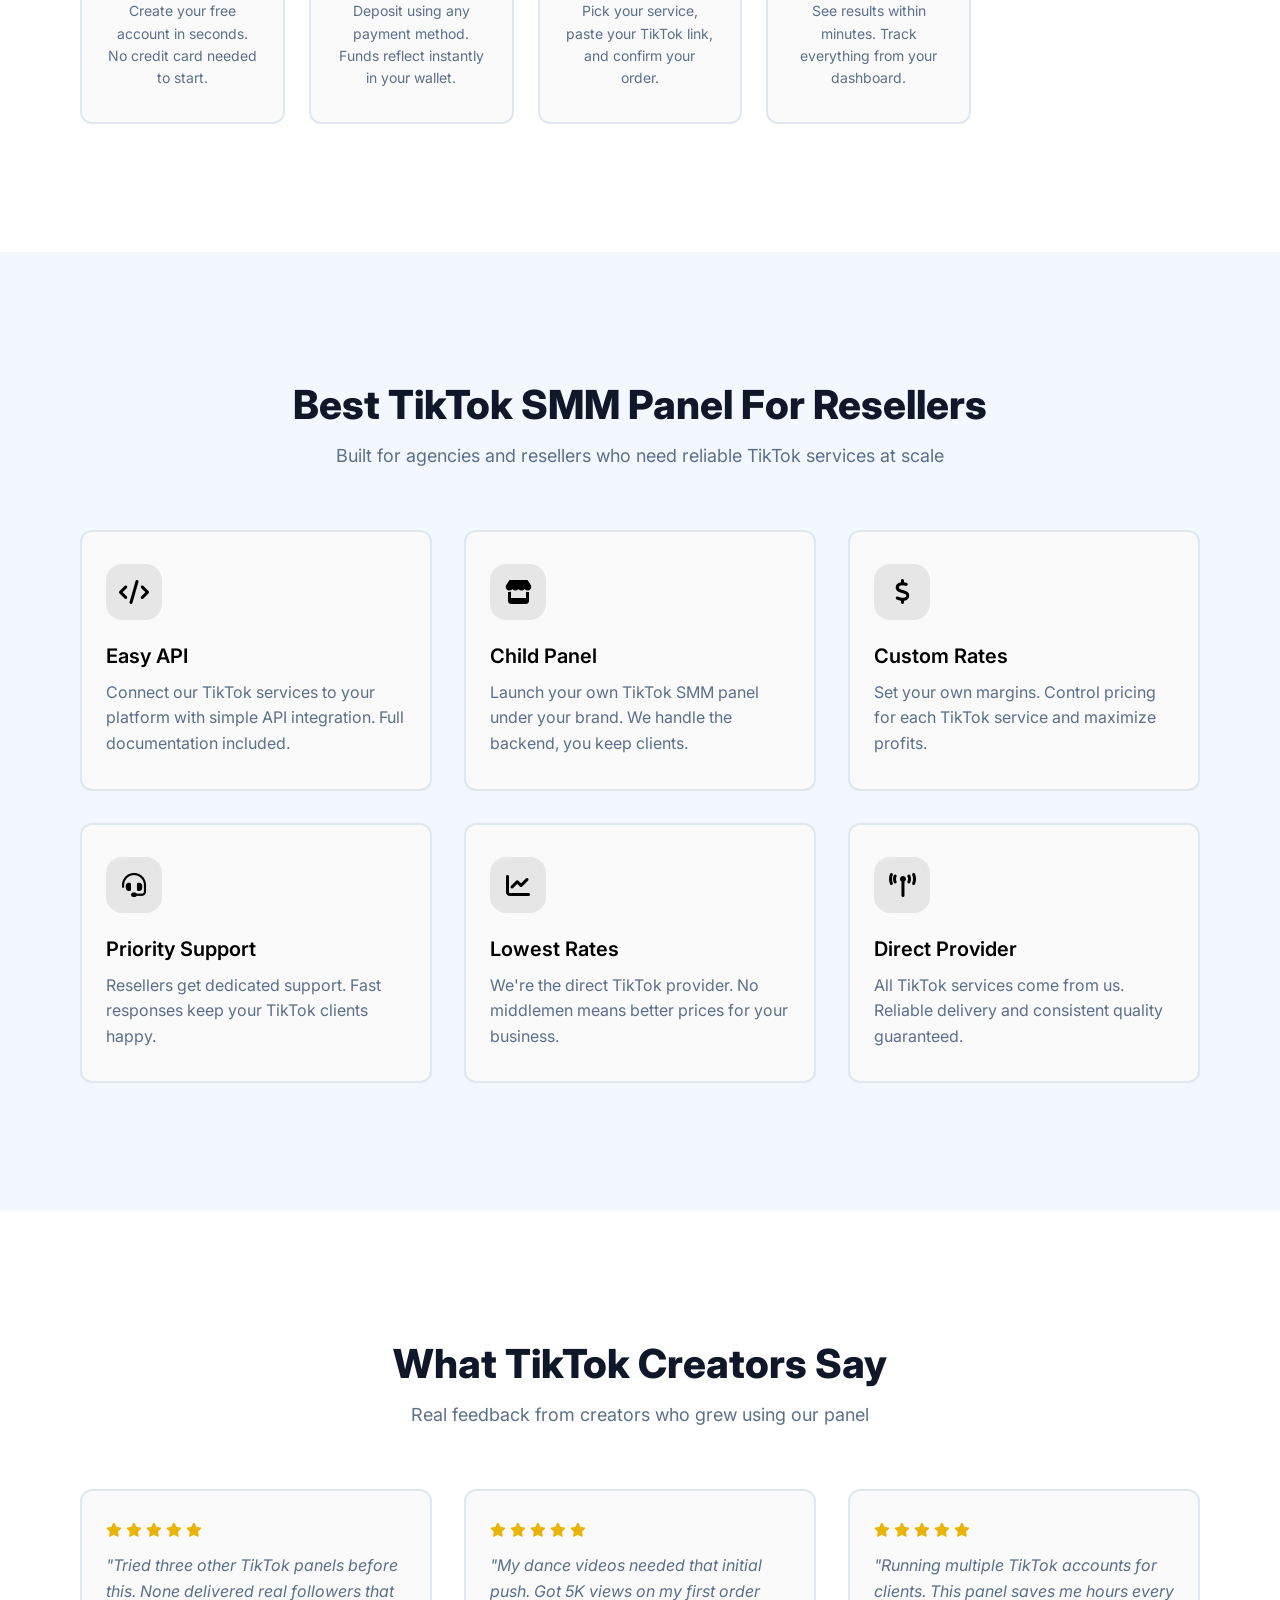
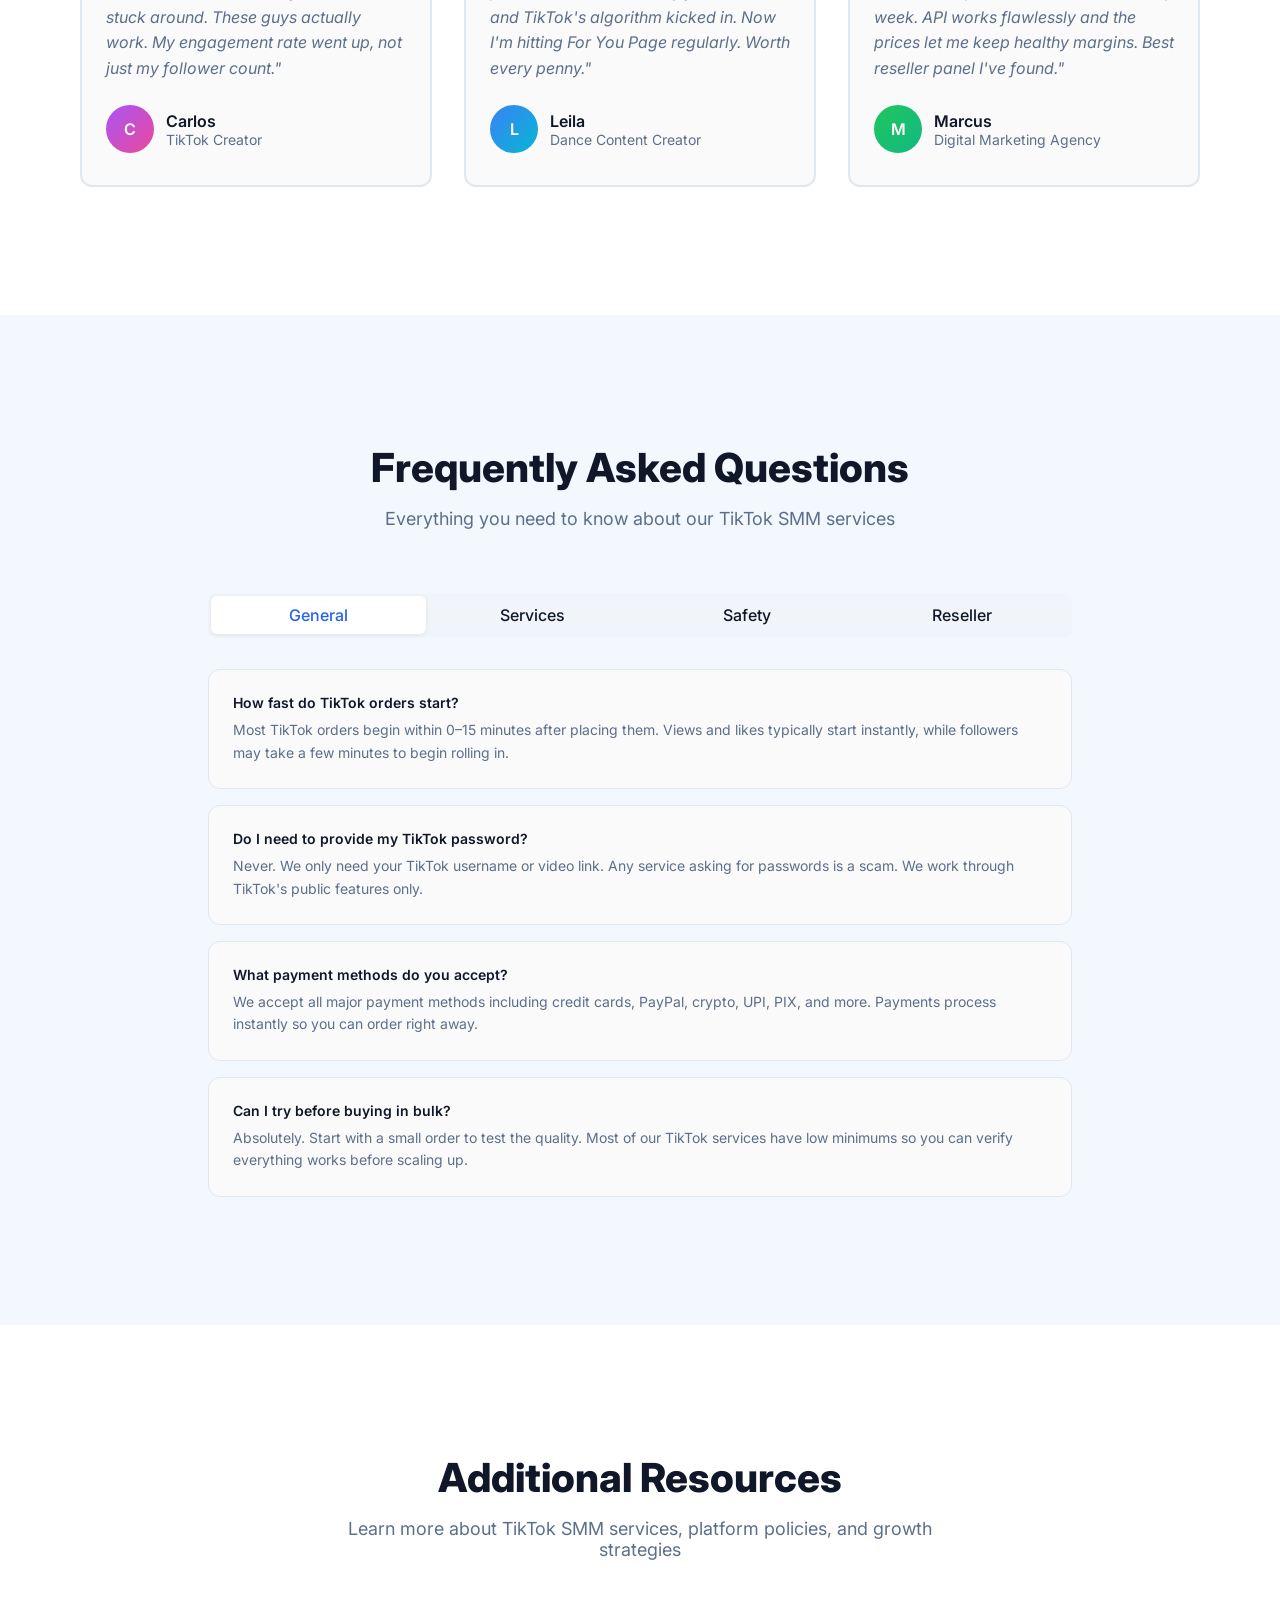
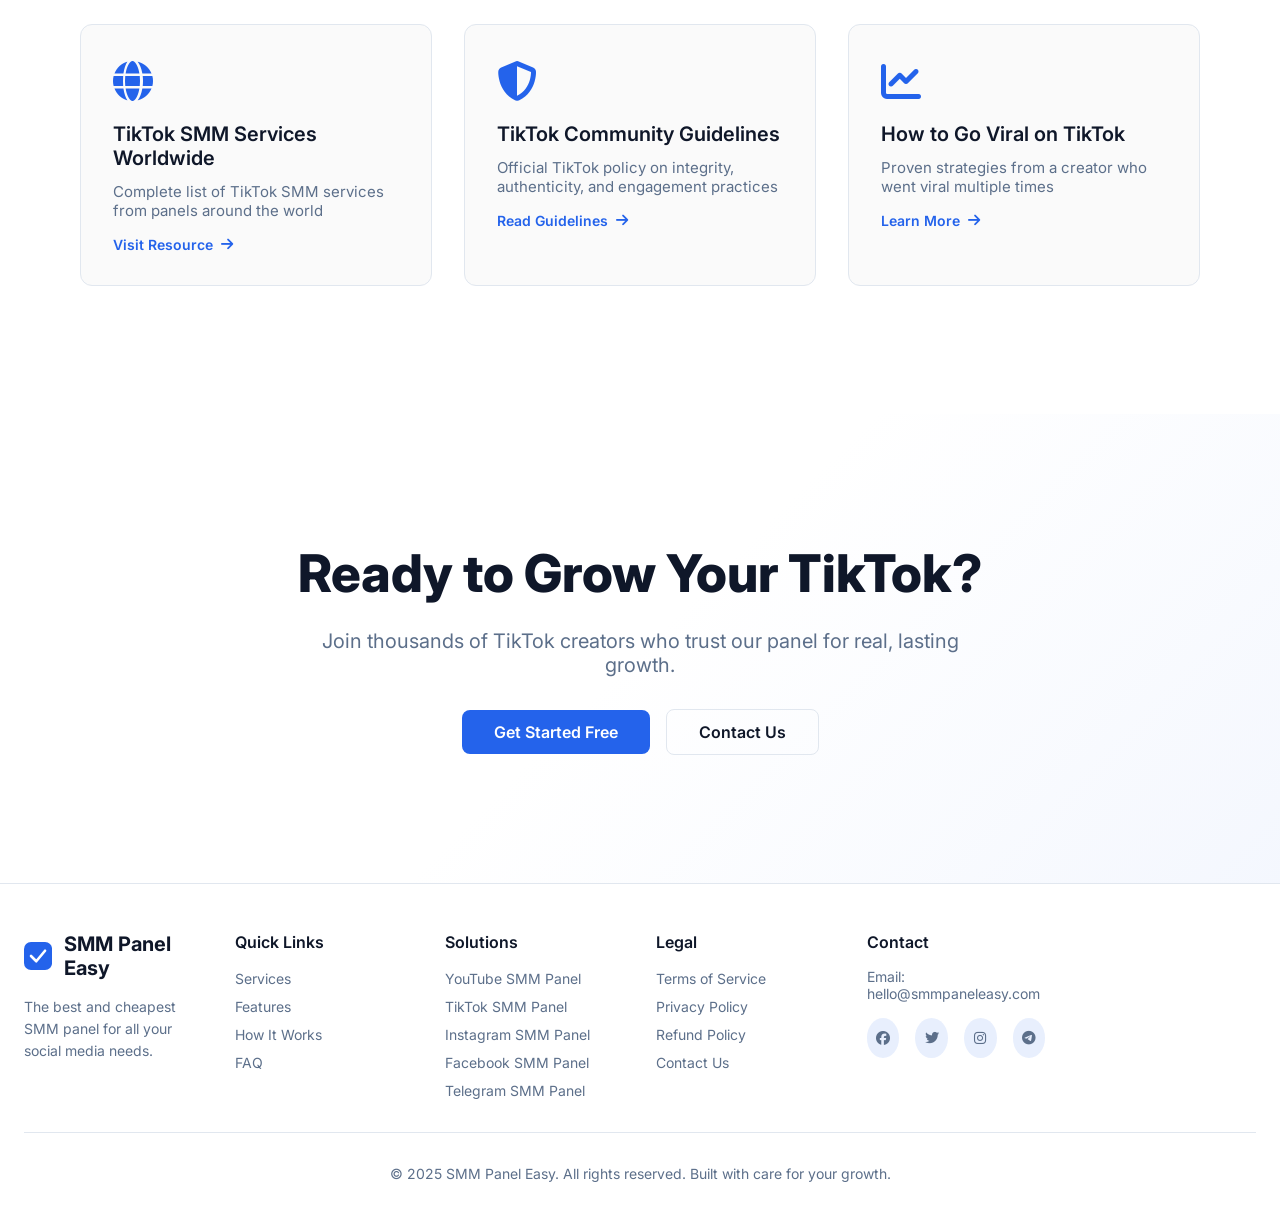
<file: tiktok-smm-panel.html>
<!DOCTYPE html>
<html lang="en">
<head>
  <meta charset="utf-8" />
  <meta name="viewport" content="width=device-width, initial-scale=1" />
  <title>Best TikTok SMM Panel | Cheap TikTok Followers &amp; Likes Provider</title>
  <meta name="description" content="Grow your TikTok account instantly with our premium SMM services. Get real followers, likes, and views at unbeatable prices. Direct provider with 24/7 support." />
  <link rel="icon" type="image/svg+xml" href="/logo.svg" />
  <link rel="stylesheet" href="https://cdnjs.cloudflare.com/ajax/libs/font-awesome/6.5.1/css/all.min.css" integrity="sha512-DTOQO9RWCH3ppGqcWaEA1BIZOC6xxalwEsw9c2QQeAIftl+Vegovlnee1c9QX4TctnWMn13TZye+giMm8e2LwA==" crossorigin="anonymous" referrerpolicy="no-referrer" />
  <link rel="preconnect" href="https://fonts.googleapis.com" />
  <link rel="preconnect" href="https://fonts.gstatic.com" crossorigin />
  <link href="https://fonts.googleapis.com/css2?family=Inter:wght@400;500;600;700;800&display=swap" rel="stylesheet" />
  <style>
    :root {
      --background: 0 0% 100%;
      --foreground: 222 47% 11%;
      --card: 0 0% 98%;
      --border: 214 32% 91%;
      --muted: 210 40% 96%;
      --muted-foreground: 215 20% 45%;
      --accent: 221 83% 53%;
      --accent-foreground: 0 0% 100%;
    }

    *, *::before, *::after { box-sizing: border-box; margin: 0; padding: 0; }
    html { scroll-behavior: smooth; }

    body {
      font-family: 'Inter', ui-sans-serif, system-ui, sans-serif;
      -webkit-font-smoothing: antialiased;
      background-color: hsl(var(--background));
      color: hsl(var(--foreground));
      min-height: 100vh;
    }

    /* ─── HEADER ─── */
    header {
      position: fixed; top: 0; left: 0; right: 0; z-index: 50;
      height: 4rem;
      background: hsl(var(--background) / 0.8);
      backdrop-filter: blur(12px); -webkit-backdrop-filter: blur(12px);
      border-bottom: 1px solid hsl(var(--border));
    }
    .header-inner {
      max-width: 80rem; margin: 0 auto; padding: 0 1.5rem;
      height: 100%; display: flex; align-items: center; justify-content: space-between;
    }
    .logo-link { display: flex; align-items: center; gap: .75rem; text-decoration: none; transition: opacity .2s; }
    .logo-link:hover { opacity: .8; }
    .logo-link span { font-size: 1.25rem; font-weight: 700; color: hsl(var(--foreground)); }
    nav { display: none; align-items: center; gap: 2rem; }
    @media (min-width:768px) { nav { display: flex; } }
    nav a { font-size: .875rem; color: hsl(var(--muted-foreground)); text-decoration: none; transition: color .2s; }
    nav a:hover { color: hsl(var(--foreground)); }
    .hdr-btns { display: flex; align-items: center; gap: .75rem; }
    .btn-ghost {
      display: inline-flex; align-items: center; justify-content: center;
      font-size: .875rem; font-weight: 500; font-family: inherit;
      padding: .4rem .75rem; height: 2rem; border-radius: .375rem;
      border: none; background: transparent; color: hsl(var(--foreground));
      cursor: pointer; text-decoration: none; transition: background .2s, color .2s;
    }
    .btn-ghost:hover { background: hsl(var(--accent)/.1); color: hsl(var(--accent)); }
    .btn-accent {
      display: inline-flex; align-items: center; justify-content: center;
      font-size: .875rem; font-weight: 500; font-family: inherit;
      padding: .4rem .75rem; height: 2rem; border-radius: .375rem;
      border: none; background: hsl(var(--accent)); color: white;
      cursor: pointer; text-decoration: none; transition: opacity .2s;
    }
    .btn-accent:hover { opacity: .9; }

    /* ─── LAYOUT HELPERS ─── */
    .container    { max-width: 72rem; margin: 0 auto; padding: 0 1rem; }
    .container-sm { max-width: 56rem; margin: 0 auto; padding: 0 1rem; }
    .grid-3 { display: grid; grid-template-columns: repeat(auto-fill, minmax(280px, 1fr)); gap: 2rem; }
    .grid-4 { display: grid; grid-template-columns: repeat(auto-fill, minmax(200px, 1fr)); gap: 1.5rem; }
    .section-hdr { text-align: center; margin-bottom: 4rem; }
    .section-title { font-size: clamp(1.875rem, 4vw, 2.5rem); font-weight: 800; margin-bottom: 1rem; color: hsl(var(--foreground)); }
    .section-sub   { font-size: 1.125rem; color: hsl(var(--muted-foreground)); max-width: 40rem; margin: 0 auto; }

    /* ─── HERO ─── */
    .hero {
      padding: 10rem 1rem 8rem;
      background: linear-gradient(135deg, hsl(var(--background)), hsl(var(--background)), hsl(var(--accent)/.05));
    }
    .hero-inner { max-width: 56rem; margin: 0 auto; text-align: center; }
    .tt-badge {
      display: inline-flex; align-items: center; gap: .5rem;
      background: hsl(var(--accent)/.1); color: hsl(var(--accent));
      padding: .5rem 1rem; border-radius: 99px;
      font-size: .875rem; font-weight: 600; margin-bottom: 1.5rem;
    }
    .hero-title {
      font-size: clamp(2.25rem, 7vw, 4rem); font-weight: 800;
      margin-bottom: 1.5rem; line-height: 1.1; text-wrap: balance;
      color: hsl(var(--foreground));
    }
    .hero-sub {
      font-size: clamp(1.1rem, 2vw, 1.25rem);
      color: hsl(var(--muted-foreground));
      margin-bottom: 2rem; line-height: 1.6; max-width: 40rem; margin-inline: auto;
    }
    .hero-ctas { display: flex; flex-wrap: wrap; align-items: center; justify-content: center; gap: 1rem; }
    .btn-primary {
      display: inline-flex; align-items: center; justify-content: center; gap: .5rem;
      font-size: 1rem; font-weight: 600; font-family: inherit;
      padding: .625rem 1.5rem; border-radius: .5rem;
      border: none; background: hsl(var(--accent)); color: white;
      cursor: pointer; text-decoration: none; transition: opacity .2s;
    }
    .btn-primary:hover { opacity: .9; }
    .btn-outline {
      display: inline-flex; align-items: center; justify-content: center; gap: .5rem;
      font-size: 1rem; font-weight: 600; font-family: inherit;
      padding: .625rem 1.5rem; border-radius: .5rem;
      border: 1px solid hsl(var(--border)); background: transparent;
      color: hsl(var(--foreground)); cursor: pointer; text-decoration: none;
      transition: background .2s, border-color .2s;
    }
    .btn-outline:hover { background: hsl(var(--accent)/.1); border-color: hsl(var(--accent)); }

    /* ─── FEATURE CARDS ─── */
    .feat-card {
      background: hsl(var(--card));
      border: 2px solid hsl(var(--border));
      border-radius: .75rem;
      padding: 2rem 1.5rem;
      transition: border-color .25s;
    }
    .feat-card:hover { border-color: hsl(var(--accent)/.5); }
    .feat-icon {
      width: 3.5rem; height: 3.5rem; border-radius: 1rem;
      background: hsl(var(--accent)/.1);
      display: flex; align-items: center; justify-content: center;
      margin-bottom: 1.5rem;
    }
    .feat-card h3 { font-size: 1.25rem; font-weight: 600; margin-bottom: .75rem; }
    .feat-card p  { color: hsl(var(--muted-foreground)); line-height: 1.6; }

    /* ─── TIKTOK SERVICE CARDS (black theme) ─── */
    .tt-service-card {
      background: linear-gradient(135deg, #fff, rgba(0,0,0,.04));
      border: 2px solid rgba(0,0,0,.1);
      border-radius: .75rem; padding: 2rem 1.5rem;
      text-align: center;
      transition: all .3s;
    }
    .tt-service-card:hover {
      border-color: #000;
      box-shadow: 0 16px 40px rgba(0,0,0,.12);
    }
    .tt-icon-wrap {
      width: 4rem; height: 4rem; border-radius: 1rem;
      background: #000;
      display: flex; align-items: center; justify-content: center;
      margin: 0 auto 1.5rem;
      transition: transform .3s;
    }
    .tt-service-card:hover .tt-icon-wrap { transform: scale(1.08); }
    .tt-service-card h3 { font-size: 1.5rem; font-weight: 800; color: #000; margin-bottom: .5rem; }
    .tt-service-card .tt-desc { color: rgba(0,0,0,.65); margin-bottom: 1rem; font-size: .9375rem; }
    .tt-show-btn {
      background: none; border: none; cursor: pointer; font-family: inherit;
      font-size: .875rem; font-weight: 600; color: #000;
      text-decoration: underline; text-underline-offset: 3px;
      transition: opacity .2s;
    }
    .tt-show-btn:hover { opacity: .7; }
    .tt-price { font-size: .875rem; color: rgba(0,0,0,.55); margin-top: .75rem; }

    /* Story views card variant */
    .tt-story-card {
      background: hsl(var(--card));
      border: 2px solid hsl(var(--border));
      border-radius: .75rem; padding: 1.5rem;
      transition: all .3s;
    }
    .tt-story-card:hover { border-color: rgba(0,0,0,.5); box-shadow: 0 16px 40px rgba(0,0,0,.08); }
    .tt-story-icon {
      width: 4rem; height: 4rem; border-radius: 1.25rem;
      background: linear-gradient(135deg, rgba(0,0,0,.15), rgba(31,41,55,.15));
      display: flex; align-items: center; justify-content: center;
      margin-bottom: 1.25rem; transition: transform .3s;
    }
    .tt-story-card:hover .tt-story-icon { transform: scale(1.1); }
    .tt-story-card h3 { font-size: 1.125rem; font-weight: 800; color: #000; margin-bottom: .5rem; }
    .tt-story-card p  { font-size: .875rem; color: hsl(var(--muted-foreground)); margin-bottom: 1.25rem; line-height: 1.6; }
    .tt-check-list { list-style: none; display: flex; flex-direction: column; gap: .5rem; margin-bottom: 1.25rem; }
    .tt-check-list li { display: flex; align-items: center; gap: .5rem; font-size: .75rem; color: hsl(var(--muted-foreground)); }
    .tt-story-price { font-size: 1.5rem; font-weight: 800; color: #000; margin-bottom: 1.25rem; }
    .tt-story-show { width: 100%; background: none; border: none; cursor: pointer; font-family: inherit; font-size: .875rem; font-weight: 600; color: #000; text-decoration: underline; text-underline-offset: 3px; }

    /* ─── HOW IT WORKS ─── */
    .step-card {
      background: hsl(var(--card));
      border: 2px solid hsl(var(--border));
      border-radius: .75rem; padding: 2rem 1.5rem;
      text-align: center;
      transition: border-color .25s;
    }
    .step-card:hover { border-color: hsl(var(--accent)/.5); }
    .step-num {
      width: 4rem; height: 4rem; border-radius: 50%;
      background: hsl(var(--accent)); color: white;
      display: flex; align-items: center; justify-content: center;
      font-size: 1.5rem; font-weight: 800;
      margin: 0 auto 1rem;
    }
    .step-card h3 { font-size: 1.25rem; font-weight: 600; margin-bottom: .75rem; }
    .step-card p  { font-size: .875rem; color: hsl(var(--muted-foreground)); line-height: 1.6; }

    /* ─── RESELLER CARDS (black accent) ─── */
    .res-card {
      background: hsl(var(--card));
      border: 2px solid hsl(var(--border));
      border-radius: .75rem; padding: 2rem 1.5rem;
      transition: border-color .25s;
    }
    .res-card:hover { border-color: rgba(0,0,0,.2); }
    .res-icon {
      width: 3.5rem; height: 3.5rem; border-radius: 1rem;
      background: rgba(0,0,0,.08);
      display: flex; align-items: center; justify-content: center;
      margin-bottom: 1.5rem;
    }
    .res-card h3 { font-size: 1.25rem; font-weight: 600; color: #000; margin-bottom: .75rem; }
    .res-card p  { color: hsl(var(--muted-foreground)); line-height: 1.6; }

    /* ─── TESTIMONIALS ─── */
    .testi-card {
      background: hsl(var(--card));
      border: 2px solid hsl(var(--border));
      border-radius: .75rem; padding: 2rem 1.5rem;
    }
    .stars { color: #eab308; font-size: .875rem; display: flex; gap: .25rem; margin-bottom: 1rem; }
    .testi-card blockquote { color: hsl(var(--muted-foreground)); line-height: 1.6; font-style: italic; margin-bottom: 1.5rem; }
    .testi-author { display: flex; align-items: center; gap: .75rem; }
    .testi-avatar {
      width: 3rem; height: 3rem; border-radius: 50%;
      display: flex; align-items: center; justify-content: center;
      color: white; font-weight: 600; flex-shrink: 0;
    }
    .testi-author .name { font-weight: 600; }
    .testi-author .role { font-size: .875rem; color: hsl(var(--muted-foreground)); }

    /* ─── FAQ TABS ─── */
    .tab-bar {
      display: grid; grid-template-columns: repeat(4,1fr);
      background: hsl(var(--muted)); border-radius: .5rem;
      padding: 3px; margin-bottom: 2rem;
    }
    .tab-btn {
      padding: .5rem .25rem; border: 1px solid transparent;
      border-radius: .375rem; font-size: .875rem; font-weight: 500;
      font-family: inherit; cursor: pointer;
      background: transparent; color: hsl(var(--foreground));
      transition: all .2s;
    }
    @media (min-width:768px) { .tab-btn { font-size: 1rem; } }
    .tab-btn.active { background: hsl(var(--background)); color: hsl(var(--accent)); box-shadow: 0 1px 4px rgba(0,0,0,.08); }
    .tab-content { display: none; flex-direction: column; gap: 1rem; }
    .tab-content.active { display: flex; }
    .faq-card { background: hsl(var(--card)); border: 1px solid hsl(var(--border)); border-radius: .75rem; padding: 1.5rem; }
    .faq-card h3 { font-size: .875rem; font-weight: 600; margin-bottom: .5rem; }
    .faq-card p  { font-size: .875rem; color: hsl(var(--muted-foreground)); line-height: 1.6; }

    /* ─── RESOURCE CARDS ─── */
    .resource-card {
      display: block; text-decoration: none;
      padding: 2rem; border-radius: .75rem;
      border: 1px solid hsl(var(--border));
      background: hsl(var(--card));
      transition: all .3s;
    }
    .resource-card:hover { box-shadow: 0 8px 30px rgba(0,0,0,.08); border-color: hsl(var(--accent)); }
    .resource-card .icon { font-size: 2.5rem; color: hsl(var(--accent)); margin-bottom: 1rem; }
    .resource-card h3 { font-size: 1.25rem; font-weight: 600; margin-bottom: .75rem; color: hsl(var(--foreground)); transition: color .2s; }
    .resource-card:hover h3 { color: hsl(var(--accent)); }
    .resource-card p  { color: hsl(var(--muted-foreground)); margin-bottom: 1rem; font-size: .9375rem; }
    .resource-link { display: flex; align-items: center; gap: .5rem; font-size: .875rem; font-weight: 600; color: hsl(var(--accent)); }

    /* ─── CTA ─── */
    .cta-section {
      padding: 8rem 1rem;
      background: linear-gradient(135deg, hsl(var(--background)), hsl(var(--background)), hsl(var(--accent)/.05));
    }

    /* ─── FOOTER ─── */
    footer { padding: 3rem 1.5rem; border-top: 1px solid hsl(var(--border)); background: hsl(var(--background)); }
    .footer-inner { max-width: 80rem; margin: 0 auto; }
    .footer-grid { display: grid; grid-template-columns: repeat(auto-fill, minmax(160px,1fr)); gap: 2rem; margin-bottom: 2rem; }
    .footer-col h4 { font-weight: 600; margin-bottom: 1rem; color: hsl(var(--foreground)); }
    .footer-col ul { list-style: none; display: flex; flex-direction: column; gap: .5rem; }
    .footer-col a { font-size: .875rem; color: hsl(var(--muted-foreground)); text-decoration: none; transition: color .2s; }
    .footer-col a:hover { color: hsl(var(--accent)); }
    .footer-brand p { font-size: .875rem; color: hsl(var(--muted-foreground)); line-height: 1.6; margin-top: 1rem; }
    .footer-social { display: flex; gap: 1rem; margin-top: 1rem; }
    .social-btn {
      width: 2.5rem; height: 2.5rem; border-radius: 50%;
      background: hsl(var(--accent)/.1);
      display: flex; align-items: center; justify-content: center;
      color: hsl(var(--foreground)); text-decoration: none;
      transition: all .2s;
    }
    .social-btn:hover { background: hsl(var(--accent)); color: white; }
    .footer-bottom { padding-top: 2rem; border-top: 1px solid hsl(var(--border)); text-align: center; font-size: .875rem; color: hsl(var(--muted-foreground)); }
  </style>
</head>
<body>

<!-- HEADER -->
<header>
  <div class="header-inner">
    <a href="index.html" class="logo-link">
      <svg width="32" height="32" viewBox="0 0 32 32" fill="none">
        <rect width="32" height="32" rx="8" fill="hsl(221,83%,53%)"/>
        <path d="M8 16 L14 22 L24 10" stroke="white" stroke-width="3" stroke-linecap="round" stroke-linejoin="round"/>
      </svg>
      <span>SMM Panel Easy</span>
    </a>
    <nav>
      <a href="index.html#services">Services</a>
      <a href="index.html#features">Features</a>
      <a href="index.html#how-it-works">How It Works</a>
      <a href="index.html#faq">FAQ</a>
    </nav>
    <div class="hdr-btns">
      <a href="login.html"    class="btn-ghost">Sign In</a>
      <a href="register.html" class="btn-accent">Get Started</a>
    </div>
  </div>
</header>

<main>

<!-- ─── HERO ─── -->
<section class="hero">
  <div class="hero-inner">
    <div class="tt-badge"><i class="fa-brands fa-tiktok"></i> TikTok SMM Panel</div>
    <h1 class="hero-title">Boost Your TikTok With Our Premium SMM Panel</h1>
    <p class="hero-sub">Go viral faster. Our TikTok SMM services help creators and brands grow authentic engagement with real followers and organic views.</p>
    <div class="hero-ctas">
      <a href="register.html" class="btn-primary">Sign Up</a>
      <a href="#features"     class="btn-outline">Learn More</a>
    </div>
  </div>
</section>

<!-- ─── FEATURES ─── -->
<section id="features" style="padding:8rem 1rem;background:hsl(var(--background));">
  <div class="container">
    <div class="section-hdr">
      <h2 class="section-title">Why Choose Our TikTok SMM Panel</h2>
      <p class="section-sub">The only TikTok panel you need to grow your presence</p>
    </div>
    <div class="grid-3">

      <div class="feat-card">
        <div class="feat-icon"><i class="fa-solid fa-users" style="font-size:1.5rem;color:hsl(var(--accent));"></i></div>
        <h3>Real Engagement</h3>
        <p>Authentic TikTok users who actually watch and engage with your content. No fake accounts or bots.</p>
      </div>

      <div class="feat-card">
        <div class="feat-icon"><i class="fa-solid fa-shield-alt" style="font-size:1.5rem;color:hsl(var(--accent));"></i></div>
        <h3>Non-Drop</h3>
        <p>Our followers and engagement stay permanent. Quality accounts that don't disappear after delivery.</p>
      </div>

      <div class="feat-card">
        <div class="feat-icon"><i class="fa-solid fa-tower-broadcast" style="font-size:1.5rem;color:hsl(var(--accent));"></i></div>
        <h3>Direct Provider</h3>
        <p>We control the entire delivery process. No middlemen means better prices and faster results for you.</p>
      </div>

      <div class="feat-card">
        <div class="feat-icon"><i class="fa-solid fa-bolt" style="font-size:1.5rem;color:hsl(var(--accent));"></i></div>
        <h3>Instant Start</h3>
        <p>Orders begin processing within seconds. Watch your TikTok metrics grow in real-time.</p>
      </div>

      <div class="feat-card">
        <div class="feat-icon"><i class="fa-solid fa-headset" style="font-size:1.5rem;color:hsl(var(--accent));"></i></div>
        <h3>24/7 Support</h3>
        <p>Questions at 3am? We're here. Our team responds fast to keep your campaigns running smooth.</p>
      </div>

      <div class="feat-card">
        <div class="feat-icon"><i class="fa-solid fa-lock" style="font-size:1.5rem;color:hsl(var(--accent));"></i></div>
        <h3>100% Safe</h3>
        <p>Our methods comply with TikTok guidelines. Your account stays secure while growing naturally.</p>
      </div>

    </div>
  </div>
</section>

<!-- ─── SERVICES ─── -->
<section id="services" style="padding:8rem 1rem;background:hsl(var(--accent)/.05);">
  <div class="container">
    <div class="section-hdr">
      <h2 class="section-title">Our TikTok Services</h2>
      <p class="section-sub">Everything you need to dominate TikTok's algorithm</p>
    </div>
    <div class="grid-4">

      <div class="tt-service-card">
        <div class="tt-icon-wrap"><i class="fa-solid fa-user-plus" style="font-size:1.875rem;color:white;"></i></div>
        <h3>Followers</h3>
        <p class="tt-desc">Build your tribe with real TikTok followers</p>
        <button class="tt-show-btn">Show Services</button>
        <p class="tt-price">From $0.75/1K</p>
      </div>

      <div class="tt-service-card">
        <div class="tt-icon-wrap"><i class="fa-solid fa-heart" style="font-size:1.875rem;color:white;"></i></div>
        <h3>Likes</h3>
        <p class="tt-desc">Boost your videos with instant likes</p>
        <button class="tt-show-btn">Show Services</button>
        <p class="tt-price">From $0.25/1K</p>
      </div>

      <div class="tt-service-card">
        <div class="tt-icon-wrap"><i class="fa-solid fa-eye" style="font-size:1.875rem;color:white;"></i></div>
        <h3>Views</h3>
        <p class="tt-desc">Skyrocket your video reach</p>
        <button class="tt-show-btn">Show Services</button>
        <p class="tt-price">From $0.08/1K</p>
      </div>

      <div class="tt-service-card">
        <div class="tt-icon-wrap"><i class="fa-solid fa-share" style="font-size:1.875rem;color:white;"></i></div>
        <h3>Shares</h3>
        <p class="tt-desc">Amplify your content virality</p>
        <button class="tt-show-btn">Show Services</button>
        <p class="tt-price">From $1.50/1K</p>
      </div>

      <div class="tt-service-card">
        <div class="tt-icon-wrap"><i class="fa-solid fa-comment" style="font-size:1.875rem;color:white;"></i></div>
        <h3>Comments</h3>
        <p class="tt-desc">Custom comments for authenticity</p>
        <button class="tt-show-btn">Show Services</button>
        <p class="tt-price">From $4.20/1K</p>
      </div>

      <div class="tt-service-card">
        <div class="tt-icon-wrap"><i class="fa-solid fa-bookmark" style="font-size:1.875rem;color:white;"></i></div>
        <h3>Saves</h3>
        <p class="tt-desc">Increase content value perception</p>
        <button class="tt-show-btn">Show Services</button>
        <p class="tt-price">From $0.90/1K</p>
      </div>

      <div class="tt-service-card">
        <div class="tt-icon-wrap"><i class="fa-solid fa-video" style="font-size:1.875rem;color:white;"></i></div>
        <h3>Live Streams</h3>
        <p class="tt-desc">Pack your live streams with viewers</p>
        <button class="tt-show-btn">Show Services</button>
        <p class="tt-price">From $8.50/1K</p>
      </div>

      <!-- Story Views – styled differently -->
      <div class="tt-story-card">
        <div class="tt-story-icon">
          <i class="fa-solid fa-clock" style="font-size:1.875rem;color:#000;"></i>
        </div>
        <h3>TikTok Story Views</h3>
        <p>Get instant views on your TikTok stories and boost engagement from day one.</p>
        <ul class="tt-check-list">
          <li><i class="fa-solid fa-check" style="font-size:.625rem;color:#000;"></i>Instant start</li>
          <li><i class="fa-solid fa-check" style="font-size:.625rem;color:#000;"></i>Real views</li>
          <li><i class="fa-solid fa-check" style="font-size:.625rem;color:#000;"></i>24/7 delivery</li>
        </ul>
        <p class="tt-story-price">From $0.30/1K</p>
        <button class="tt-story-show">Show Services</button>
      </div>

    </div>
  </div>
</section>

<!-- ─── HOW IT WORKS ─── -->
<section id="how-it-works" style="padding:8rem 1rem;background:hsl(var(--background));">
  <div class="container">
    <div class="section-hdr">
      <h2 class="section-title">How It Works</h2>
      <p class="section-sub">Getting started takes less than a minute</p>
    </div>
    <div class="grid-4">

      <div class="step-card">
        <div class="step-num">1</div>
        <h3>Sign Up</h3>
        <p>Create your free account in seconds. No credit card needed to start.</p>
      </div>

      <div class="step-card">
        <div class="step-num">2</div>
        <h3>Add Funds</h3>
        <p>Deposit using any payment method. Funds reflect instantly in your wallet.</p>
      </div>

      <div class="step-card">
        <div class="step-num">3</div>
        <h3>Place Order</h3>
        <p>Pick your service, paste your TikTok link, and confirm your order.</p>
      </div>

      <div class="step-card">
        <div class="step-num">4</div>
        <h3>Watch Growth</h3>
        <p>See results within minutes. Track everything from your dashboard.</p>
      </div>

    </div>
  </div>
</section>

<!-- ─── RESELLERS ─── -->
<section style="padding:8rem 1rem;background:hsl(var(--accent)/.05);">
  <div class="container">
    <div class="section-hdr">
      <h2 class="section-title">Best TikTok SMM Panel For Resellers</h2>
      <p class="section-sub">Built for agencies and resellers who need reliable TikTok services at scale</p>
    </div>
    <div class="grid-3">

      <div class="res-card">
        <div class="res-icon"><i class="fa-solid fa-code" style="font-size:1.5rem;color:#000;"></i></div>
        <h3>Easy API</h3>
        <p>Connect our TikTok services to your platform with simple API integration. Full documentation included.</p>
      </div>

      <div class="res-card">
        <div class="res-icon"><i class="fa-solid fa-store" style="font-size:1.5rem;color:#000;"></i></div>
        <h3>Child Panel</h3>
        <p>Launch your own TikTok SMM panel under your brand. We handle the backend, you keep clients.</p>
      </div>

      <div class="res-card">
        <div class="res-icon"><i class="fa-solid fa-dollar-sign" style="font-size:1.5rem;color:#000;"></i></div>
        <h3>Custom Rates</h3>
        <p>Set your own margins. Control pricing for each TikTok service and maximize profits.</p>
      </div>

      <div class="res-card">
        <div class="res-icon"><i class="fa-solid fa-headset" style="font-size:1.5rem;color:#000;"></i></div>
        <h3>Priority Support</h3>
        <p>Resellers get dedicated support. Fast responses keep your TikTok clients happy.</p>
      </div>

      <div class="res-card">
        <div class="res-icon"><i class="fa-solid fa-chart-line" style="font-size:1.5rem;color:#000;"></i></div>
        <h3>Lowest Rates</h3>
        <p>We're the direct TikTok provider. No middlemen means better prices for your business.</p>
      </div>

      <div class="res-card">
        <div class="res-icon"><i class="fa-solid fa-tower-broadcast" style="font-size:1.5rem;color:#000;"></i></div>
        <h3>Direct Provider</h3>
        <p>All TikTok services come from us. Reliable delivery and consistent quality guaranteed.</p>
      </div>

    </div>
  </div>
</section>

<!-- ─── TESTIMONIALS ─── -->
<section style="padding:8rem 1rem;background:hsl(var(--background));">
  <div class="container">
    <div class="section-hdr">
      <h2 class="section-title">What TikTok Creators Say</h2>
      <p class="section-sub">Real feedback from creators who grew using our panel</p>
    </div>
    <div class="grid-3">

      <div class="testi-card">
        <div class="stars"><i class="fa-solid fa-star"></i><i class="fa-solid fa-star"></i><i class="fa-solid fa-star"></i><i class="fa-solid fa-star"></i><i class="fa-solid fa-star"></i></div>
        <blockquote>"Tried three other TikTok panels before this. None delivered real followers that stuck around. These guys actually work. My engagement rate went up, not just my follower count."</blockquote>
        <div class="testi-author">
          <div class="testi-avatar" style="background:linear-gradient(135deg,#a855f7,#ec4899);">C</div>
          <div><div class="name">Carlos</div><div class="role">TikTok Creator</div></div>
        </div>
      </div>

      <div class="testi-card">
        <div class="stars"><i class="fa-solid fa-star"></i><i class="fa-solid fa-star"></i><i class="fa-solid fa-star"></i><i class="fa-solid fa-star"></i><i class="fa-solid fa-star"></i></div>
        <blockquote>"My dance videos needed that initial push. Got 5K views on my first order and TikTok's algorithm kicked in. Now I'm hitting For You Page regularly. Worth every penny."</blockquote>
        <div class="testi-author">
          <div class="testi-avatar" style="background:linear-gradient(135deg,#3b82f6,#06b6d4);">L</div>
          <div><div class="name">Leila</div><div class="role">Dance Content Creator</div></div>
        </div>
      </div>

      <div class="testi-card">
        <div class="stars"><i class="fa-solid fa-star"></i><i class="fa-solid fa-star"></i><i class="fa-solid fa-star"></i><i class="fa-solid fa-star"></i><i class="fa-solid fa-star"></i></div>
        <blockquote>"Running multiple TikTok accounts for clients. This panel saves me hours every week. API works flawlessly and the prices let me keep healthy margins. Best reseller panel I've found."</blockquote>
        <div class="testi-author">
          <div class="testi-avatar" style="background:linear-gradient(135deg,#22c55e,#10b981);">M</div>
          <div><div class="name">Marcus</div><div class="role">Digital Marketing Agency</div></div>
        </div>
      </div>

    </div>
  </div>
</section>

<!-- ─── FAQ ─── -->
<section id="faq" style="padding:8rem 1rem;background:hsl(var(--accent)/.05);">
  <div class="container-sm">
    <div class="section-hdr">
      <h2 class="section-title">Frequently Asked Questions</h2>
      <p class="section-sub">Everything you need to know about our TikTok SMM services</p>
    </div>

    <div class="tab-bar">
      <button class="tab-btn active" onclick="switchTab('general',  this)">General</button>
      <button class="tab-btn"        onclick="switchTab('services',  this)">Services</button>
      <button class="tab-btn"        onclick="switchTab('safety',    this)">Safety</button>
      <button class="tab-btn"        onclick="switchTab('reseller',  this)">Reseller</button>
    </div>

    <!-- General -->
    <div id="tab-general" class="tab-content active">
      <div class="faq-card">
        <h3>How fast do TikTok orders start?</h3>
        <p>Most TikTok orders begin within 0–15 minutes after placing them. Views and likes typically start instantly, while followers may take a few minutes to begin rolling in.</p>
      </div>
      <div class="faq-card">
        <h3>Do I need to provide my TikTok password?</h3>
        <p>Never. We only need your TikTok username or video link. Any service asking for passwords is a scam. We work through TikTok's public features only.</p>
      </div>
      <div class="faq-card">
        <h3>What payment methods do you accept?</h3>
        <p>We accept all major payment methods including credit cards, PayPal, crypto, UPI, PIX, and more. Payments process instantly so you can order right away.</p>
      </div>
      <div class="faq-card">
        <h3>Can I try before buying in bulk?</h3>
        <p>Absolutely. Start with a small order to test the quality. Most of our TikTok services have low minimums so you can verify everything works before scaling up.</p>
      </div>
    </div>

    <!-- Services -->
    <div id="tab-services" class="tab-content">
      <div class="faq-card">
        <h3>What TikTok services do you offer?</h3>
        <p>We cover everything: followers, likes, views, shares, comments, saves, live stream viewers, and story views. All services are available at highly competitive prices with instant start.</p>
      </div>
      <div class="faq-card">
        <h3>Are TikTok followers real?</h3>
        <p>Yes. Our followers come from real, active TikTok accounts. They have profile pictures, content, and genuine activity — so they blend naturally with organic followers.</p>
      </div>
      <div class="faq-card">
        <h3>Will likes and views help me go viral?</h3>
        <p>Absolutely. TikTok's algorithm prioritizes engagement rate. Boosting your initial views and likes signals the algorithm to push your content to more people organically.</p>
      </div>
      <div class="faq-card">
        <h3>Do you offer refills if numbers drop?</h3>
        <p>Yes. Most services include a drop protection guarantee. If counts decrease within the warranty period, contact support and we'll refill at no extra charge.</p>
      </div>
    </div>

    <!-- Safety -->
    <div id="tab-safety" class="tab-content">
      <div class="faq-card">
        <h3>Is using a TikTok SMM panel safe?</h3>
        <p>Yes, when used correctly. We deliver gradually and naturally to avoid triggering TikTok's spam detection. Thousands of creators use our services without any account issues.</p>
      </div>
      <div class="faq-card">
        <h3>Will TikTok ban my account?</h3>
        <p>No. Our safe delivery methods are designed to mimic organic growth patterns. We have never had a client banned for using our services correctly.</p>
      </div>
      <div class="faq-card">
        <h3>Do I need to make my account public?</h3>
        <p>Yes, your TikTok account must be public for us to deliver services. Private accounts cannot receive followers or views from external sources.</p>
      </div>
      <div class="faq-card">
        <h3>What data do you collect from me?</h3>
        <p>Only your TikTok username or video/profile link. We never request passwords, login credentials, or any sensitive personal information beyond what's needed to place your order.</p>
      </div>
    </div>

    <!-- Reseller -->
    <div id="tab-reseller" class="tab-content">
      <div class="faq-card">
        <h3>How do I start reselling TikTok services?</h3>
        <p>Sign up, then use our API to integrate with your own website, or create a child panel with your branding. You set the prices, we handle all the fulfillment automatically.</p>
      </div>
      <div class="faq-card">
        <h3>What profit margin can I make?</h3>
        <p>Most resellers mark up our wholesale prices by 50–200%. Because we're a direct provider, your cost is low enough to be very competitive while still making great margins.</p>
      </div>
      <div class="faq-card">
        <h3>Is there a minimum order for resellers?</h3>
        <p>No. You can start reselling with any budget. There are no monthly fees or minimum commitments. Pay only for what your clients order.</p>
      </div>
      <div class="faq-card">
        <h3>Do resellers get better prices?</h3>
        <p>Yes. Higher volumes unlock better wholesale rates. Contact our support team to discuss custom pricing for high-volume resellers and agencies.</p>
      </div>
    </div>

  </div>
</section>

<!-- ─── ADDITIONAL RESOURCES ─── -->
<section style="padding:8rem 1rem;background:hsl(var(--background));">
  <div class="container">
    <div class="section-hdr">
      <h2 class="section-title">Additional Resources</h2>
      <p class="section-sub">Learn more about TikTok SMM services, platform policies, and growth strategies</p>
    </div>
    <div class="grid-3">

      <a href="https://smmpanels.org/services/tiktok" target="_blank" rel="noopener noreferrer" class="resource-card">
        <div class="icon"><i class="fa-solid fa-globe"></i></div>
        <h3>TikTok SMM Services Worldwide</h3>
        <p>Complete list of TikTok SMM services from panels around the world</p>
        <div class="resource-link">Visit Resource <i class="fa-solid fa-arrow-right"></i></div>
      </a>

      <a href="https://www.tiktok.com/community-guidelines/en/integrity-authenticity" target="_blank" rel="noopener noreferrer" class="resource-card">
        <div class="icon"><i class="fa-solid fa-shield-halved"></i></div>
        <h3>TikTok Community Guidelines</h3>
        <p>Official TikTok policy on integrity, authenticity, and engagement practices</p>
        <div class="resource-link">Read Guidelines <i class="fa-solid fa-arrow-right"></i></div>
      </a>

      <a href="https://heleneinbetween.com/2020/05/how-to-grow-on-tiktok-and-how-i-went-viral-4-times.html" target="_blank" rel="noopener noreferrer" class="resource-card">
        <div class="icon"><i class="fa-solid fa-chart-line"></i></div>
        <h3>How to Go Viral on TikTok</h3>
        <p>Proven strategies from a creator who went viral multiple times</p>
        <div class="resource-link">Learn More <i class="fa-solid fa-arrow-right"></i></div>
      </a>

    </div>
  </div>
</section>

<!-- ─── CTA ─── -->
<section class="cta-section">
  <div class="container-sm" style="text-align:center;">
    <h2 style="font-size:clamp(2rem,5vw,3.25rem);font-weight:800;margin-bottom:1.5rem;color:hsl(var(--foreground));text-wrap:balance;">Ready to Grow Your TikTok?</h2>
    <p style="font-size:1.25rem;color:hsl(var(--muted-foreground));margin-bottom:2rem;max-width:40rem;margin-inline:auto;">Join thousands of TikTok creators who trust our panel for real, lasting growth.</p>
    <div style="display:flex;flex-wrap:wrap;align-items:center;justify-content:center;gap:1rem;">
      <a href="register.html" class="btn-primary" style="font-size:1rem;padding:.75rem 2rem;">Get Started Free</a>
      <a href="index.html#faq" class="btn-outline" style="font-size:1rem;padding:.75rem 2rem;">Contact Us</a>
    </div>
  </div>
</section>

</main>

<!-- ─── FOOTER ─── -->
<footer>
  <div class="footer-inner">
    <div class="footer-grid">

      <div class="footer-brand">
        <a href="index.html" class="logo-link">
          <svg width="32" height="32" viewBox="0 0 32 32" fill="none">
            <rect width="32" height="32" rx="8" fill="hsl(221,83%,53%)"/>
            <path d="M8 16 L14 22 L24 10" stroke="white" stroke-width="3" stroke-linecap="round" stroke-linejoin="round"/>
          </svg>
          <span>SMM Panel Easy</span>
        </a>
        <p>The best and cheapest SMM panel for all your social media needs.</p>
      </div>

      <div class="footer-col">
        <h4>Quick Links</h4>
        <ul>
          <li><a href="index.html#services">Services</a></li>
          <li><a href="index.html#features">Features</a></li>
          <li><a href="index.html#how-it-works">How It Works</a></li>
          <li><a href="index.html#faq">FAQ</a></li>
        </ul>
      </div>

      <div class="footer-col">
        <h4>Solutions</h4>
        <ul>
          <li><a href="youtube-smm-panel.html">YouTube SMM Panel</a></li>
          <li><a href="tiktok-smm-panel.html">TikTok SMM Panel</a></li>
          <li><a href="instagram-smm-panel.html">Instagram SMM Panel</a></li>
          <li><a href="facebook-smm-panel.html">Facebook SMM Panel</a></li>
          <li><a href="telegram-smm-panel.html">Telegram SMM Panel</a></li>
        </ul>
      </div>

      <div class="footer-col">
        <h4>Legal</h4>
        <ul>
          <li><a href="terms.html">Terms of Service</a></li>
          <li><a href="privacy.html">Privacy Policy</a></li>
          <li><a href="refund.html">Refund Policy</a></li>
          <li><a href="contact.html">Contact Us</a></li>
        </ul>
      </div>

      <div class="footer-col">
        <h4>Contact</h4>
        <p style="font-size:.875rem;color:hsl(var(--muted-foreground));">Email: <a href="mailto:hello@smmpaneleasy.com" style="color:hsl(var(--muted-foreground));text-decoration:none;" onmouseover="this.style.color='hsl(var(--accent))'" onmouseout="this.style.color='hsl(var(--muted-foreground))'">hello@smmpaneleasy.com</a></p>
        <div class="footer-social">
          <a href="#" class="social-btn"><i class="fab fa-facebook"></i></a>
          <a href="#" class="social-btn"><i class="fab fa-twitter"></i></a>
          <a href="#" class="social-btn"><i class="fab fa-instagram"></i></a>
          <a href="#" class="social-btn"><i class="fab fa-telegram"></i></a>
        </div>
      </div>

    </div>
    <div class="footer-bottom">© 2025 SMM Panel Easy. All rights reserved. Built with care for your growth.</div>
  </div>
</footer>

<script>
  function switchTab(id, btn) {
    document.querySelectorAll('.tab-content').forEach(function(el) { el.style.display='none'; el.classList.remove('active'); });
    document.querySelectorAll('.tab-btn').forEach(function(b) { b.classList.remove('active'); });
    var t = document.getElementById('tab-' + id);
    if (t) { t.style.display = 'flex'; t.classList.add('active'); }
    btn.classList.add('active');
  }
</script>

</body>
</html>
</file>
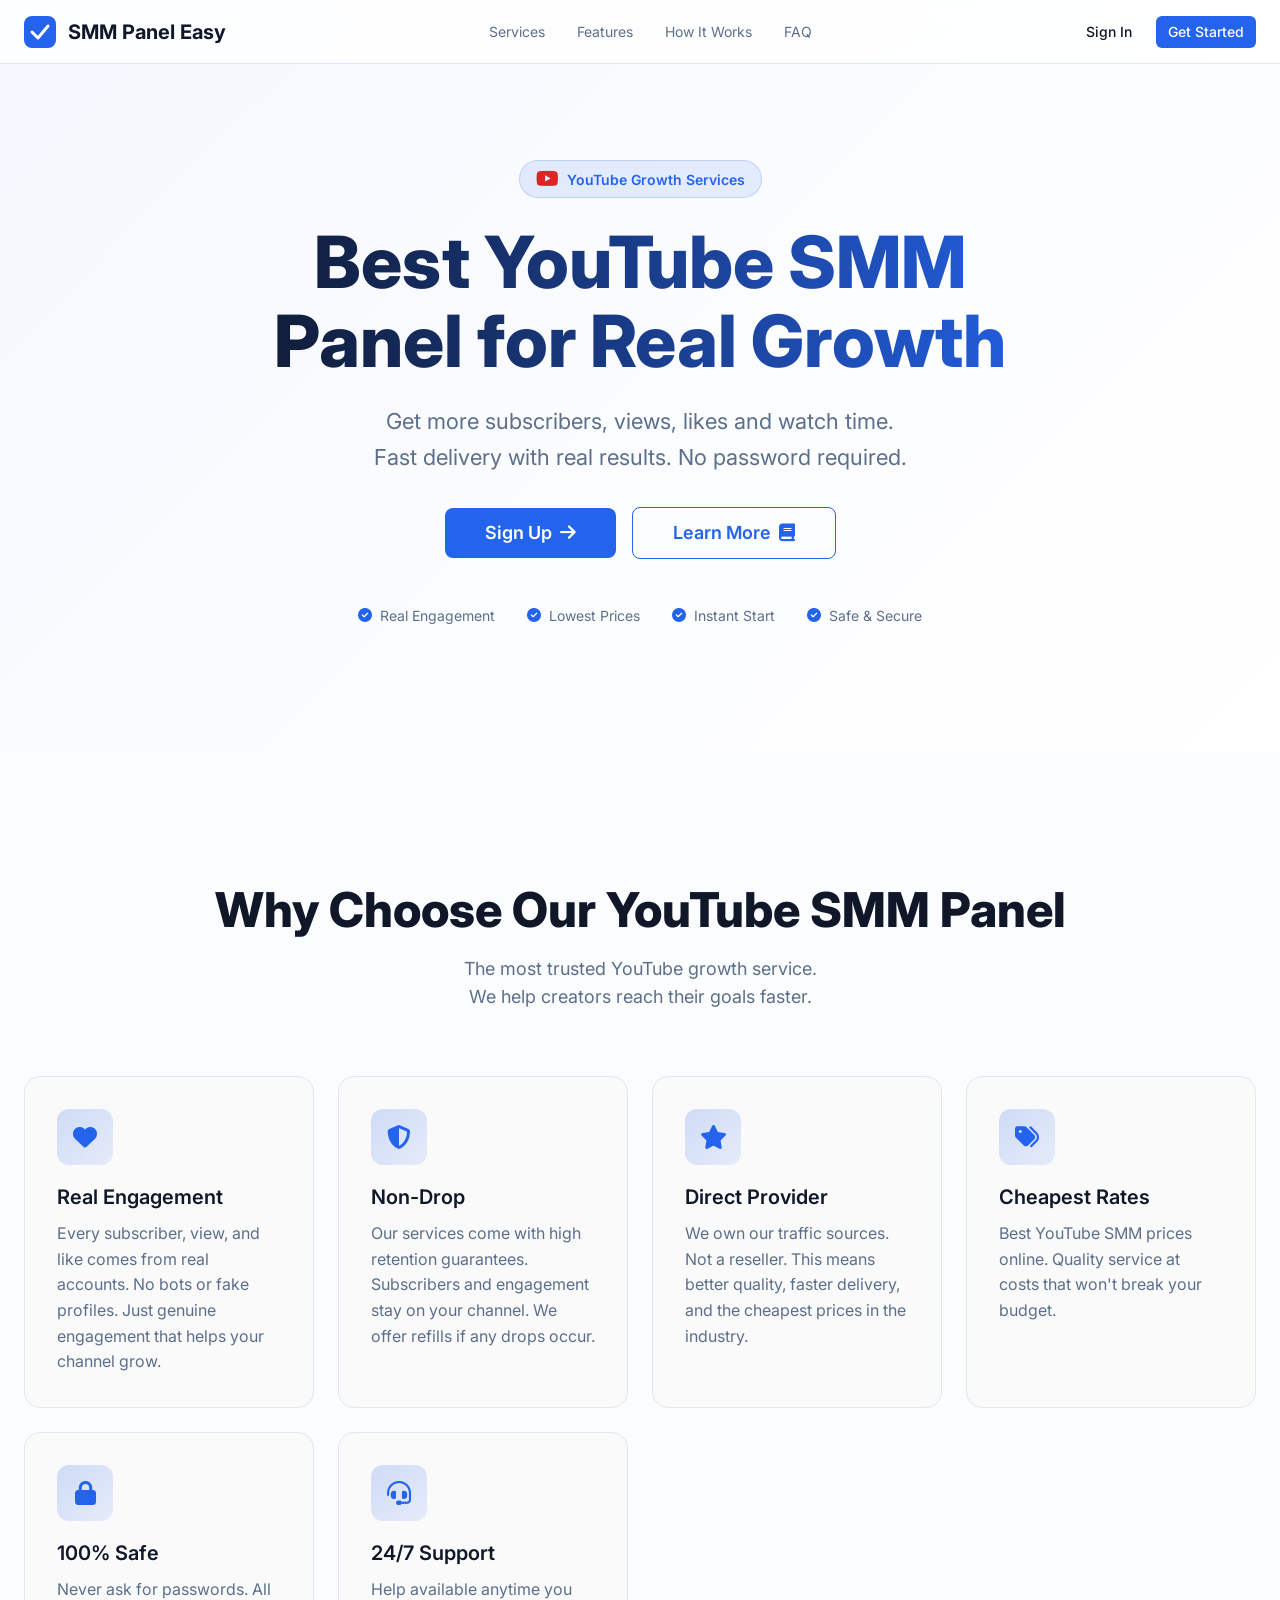
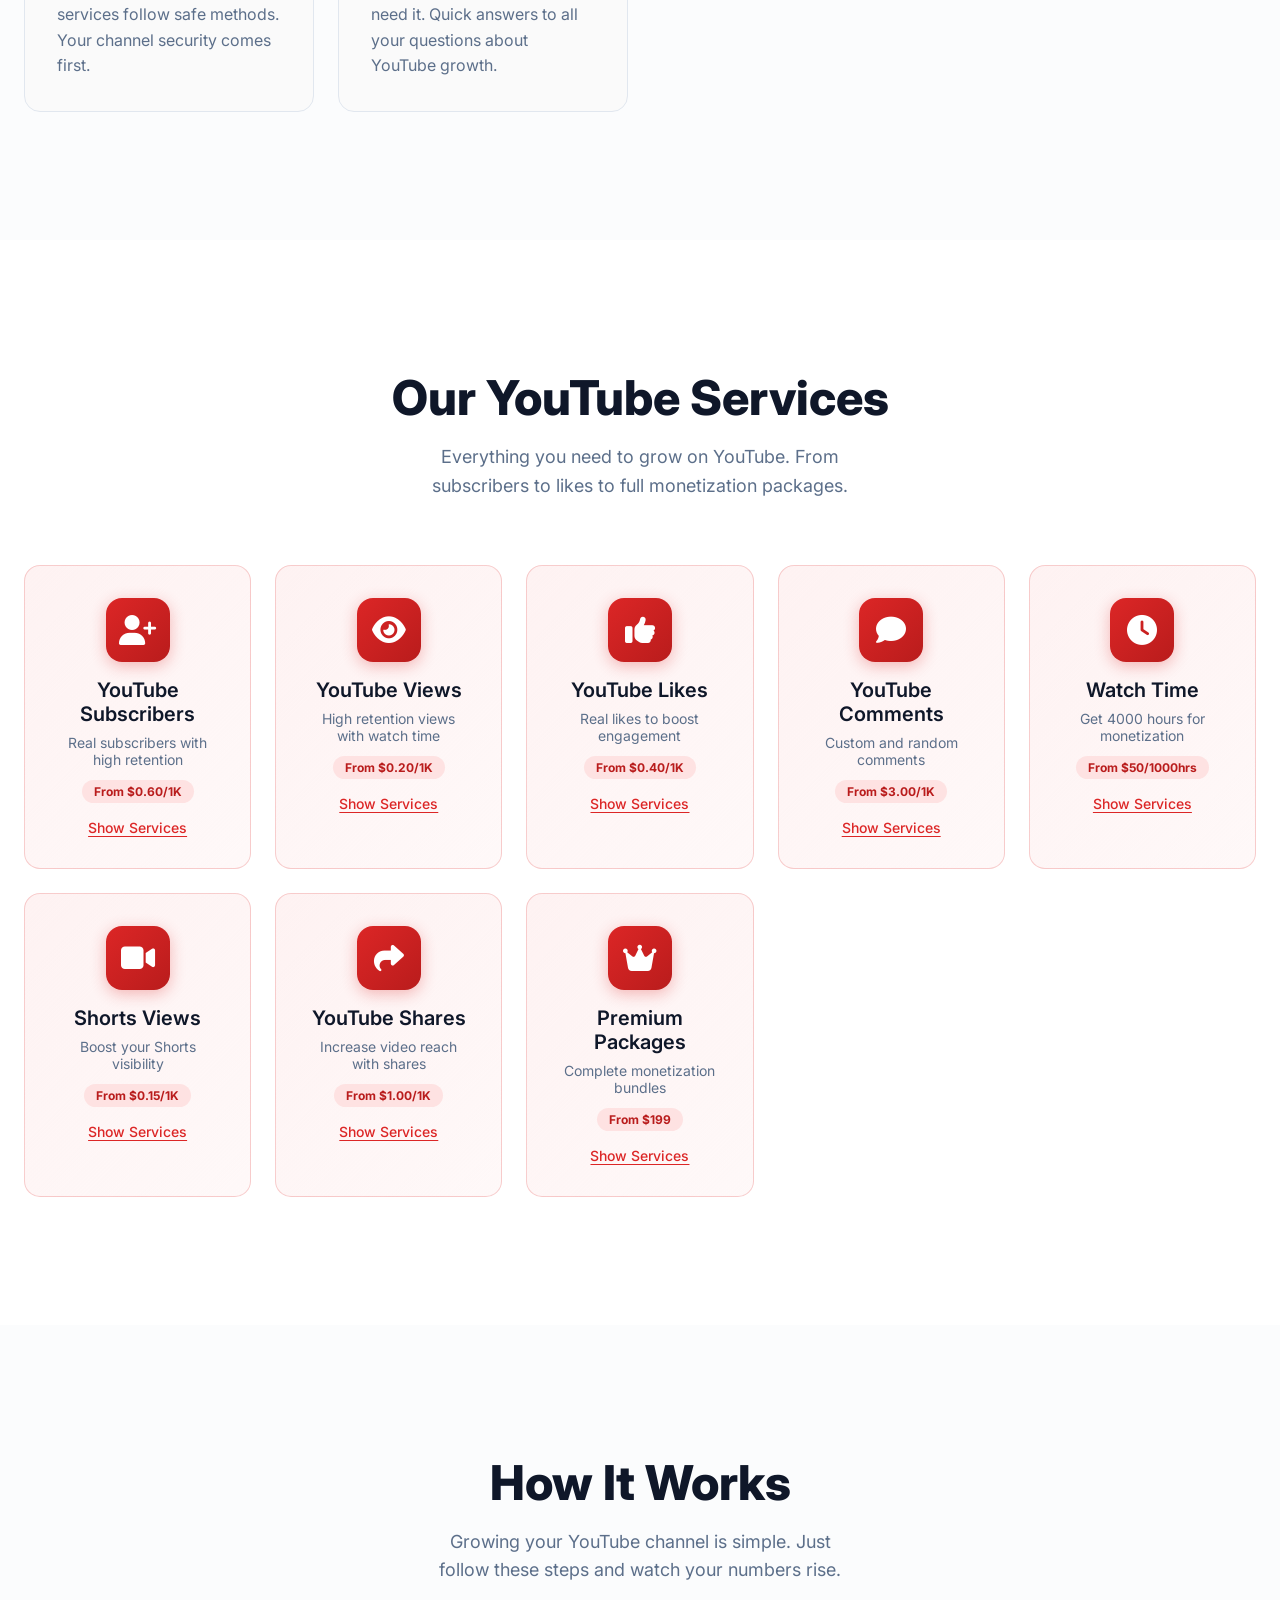
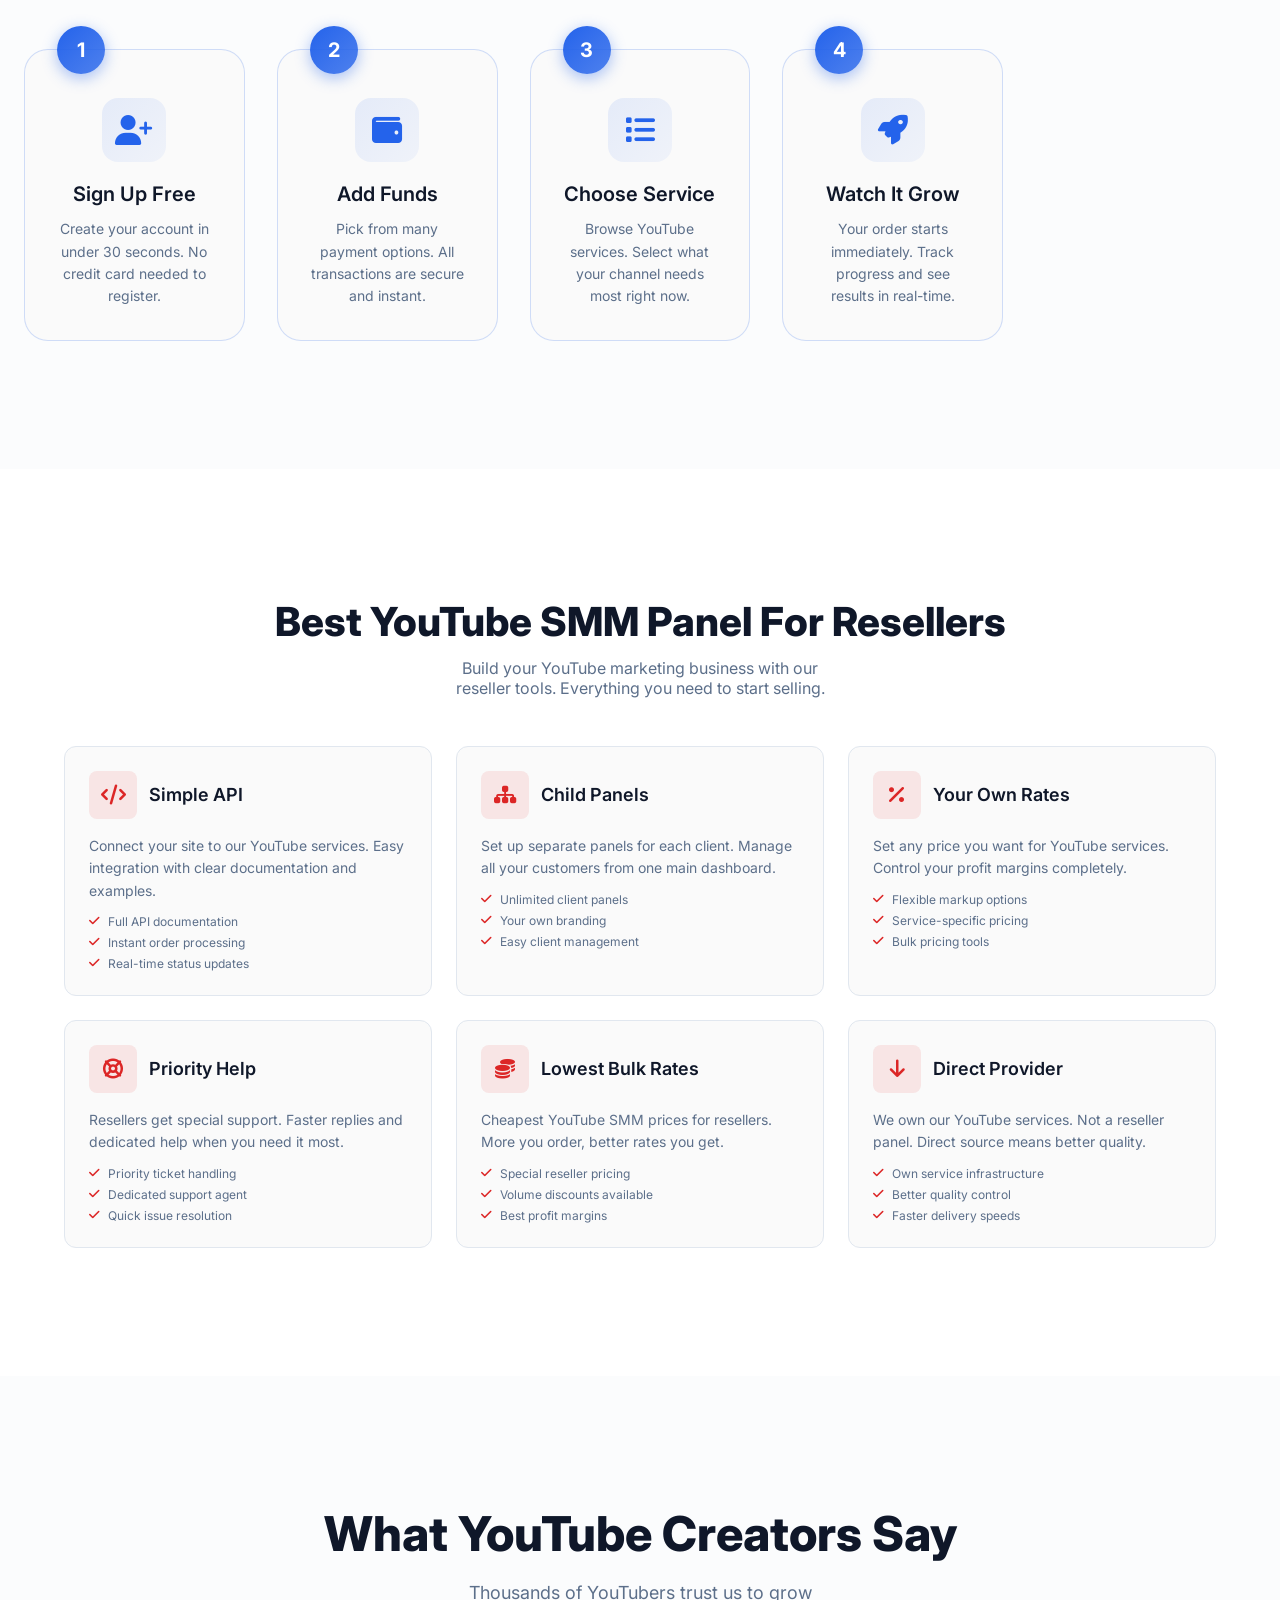
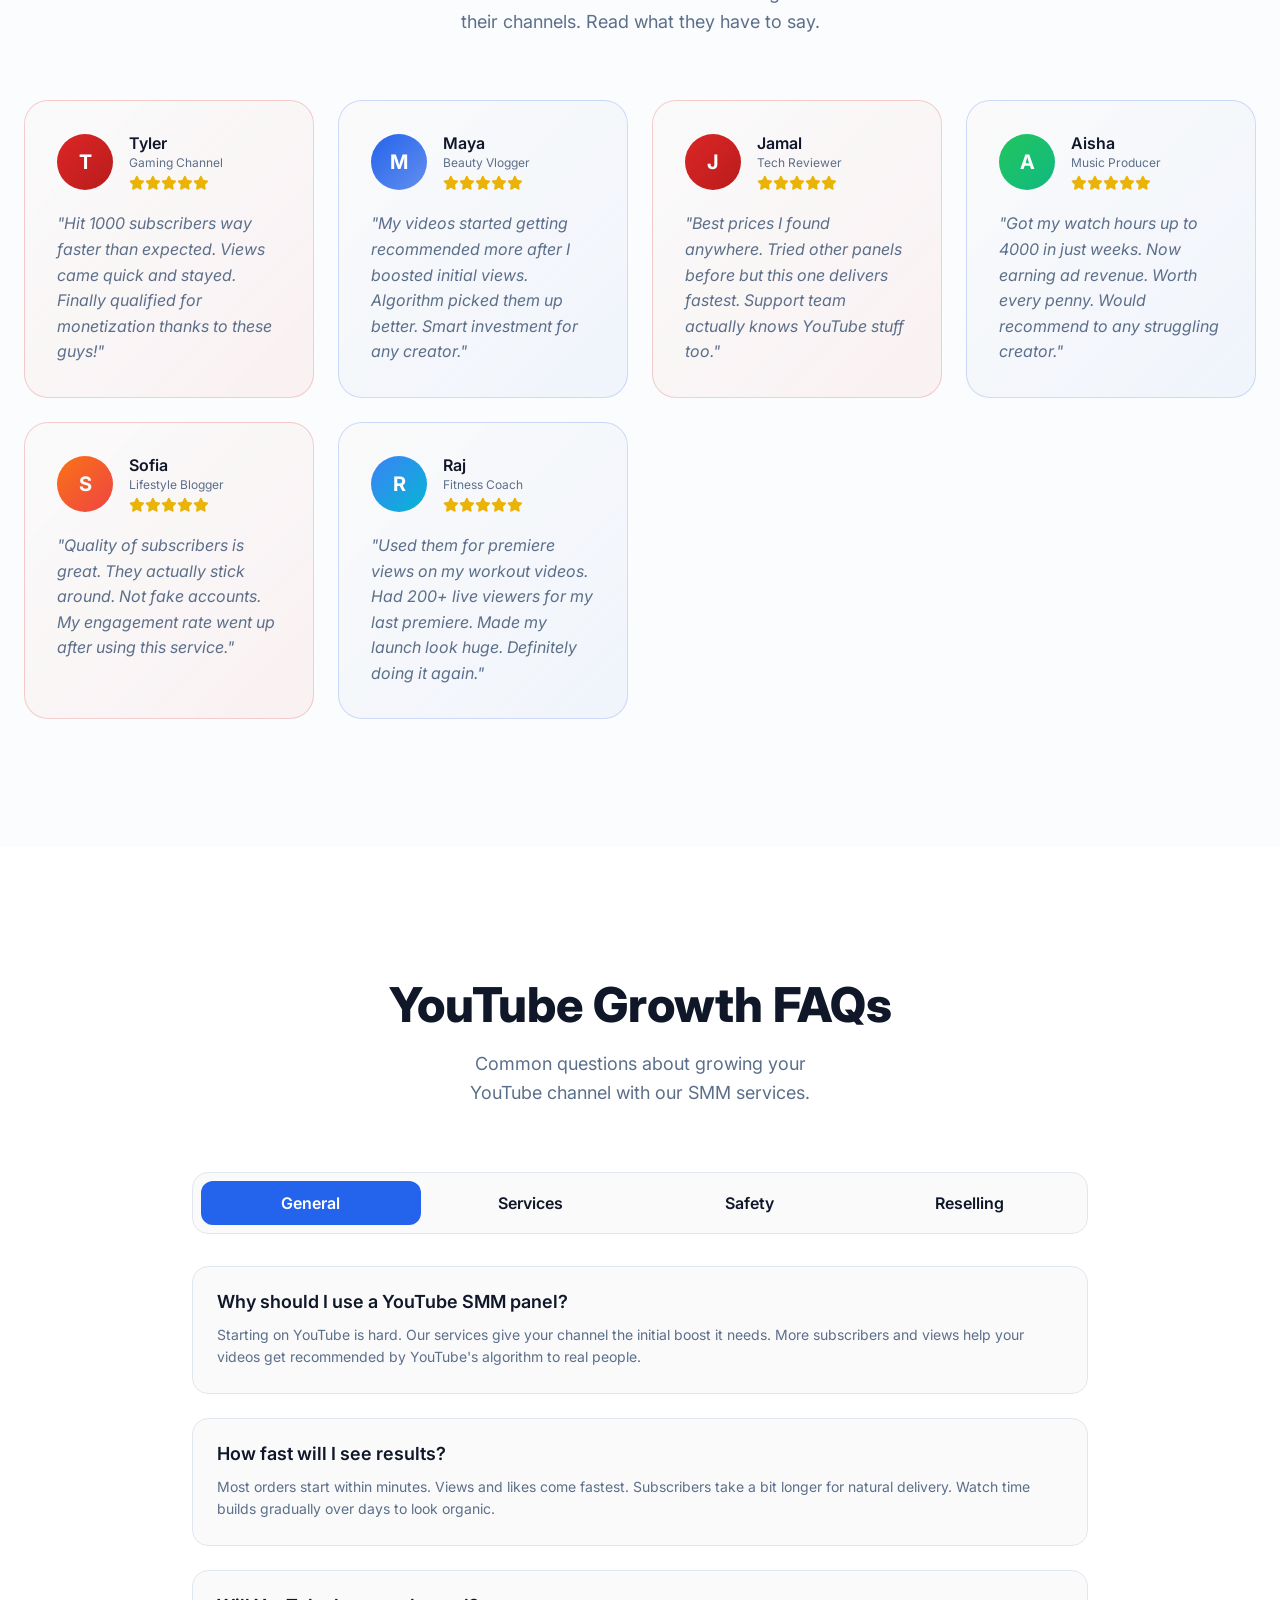
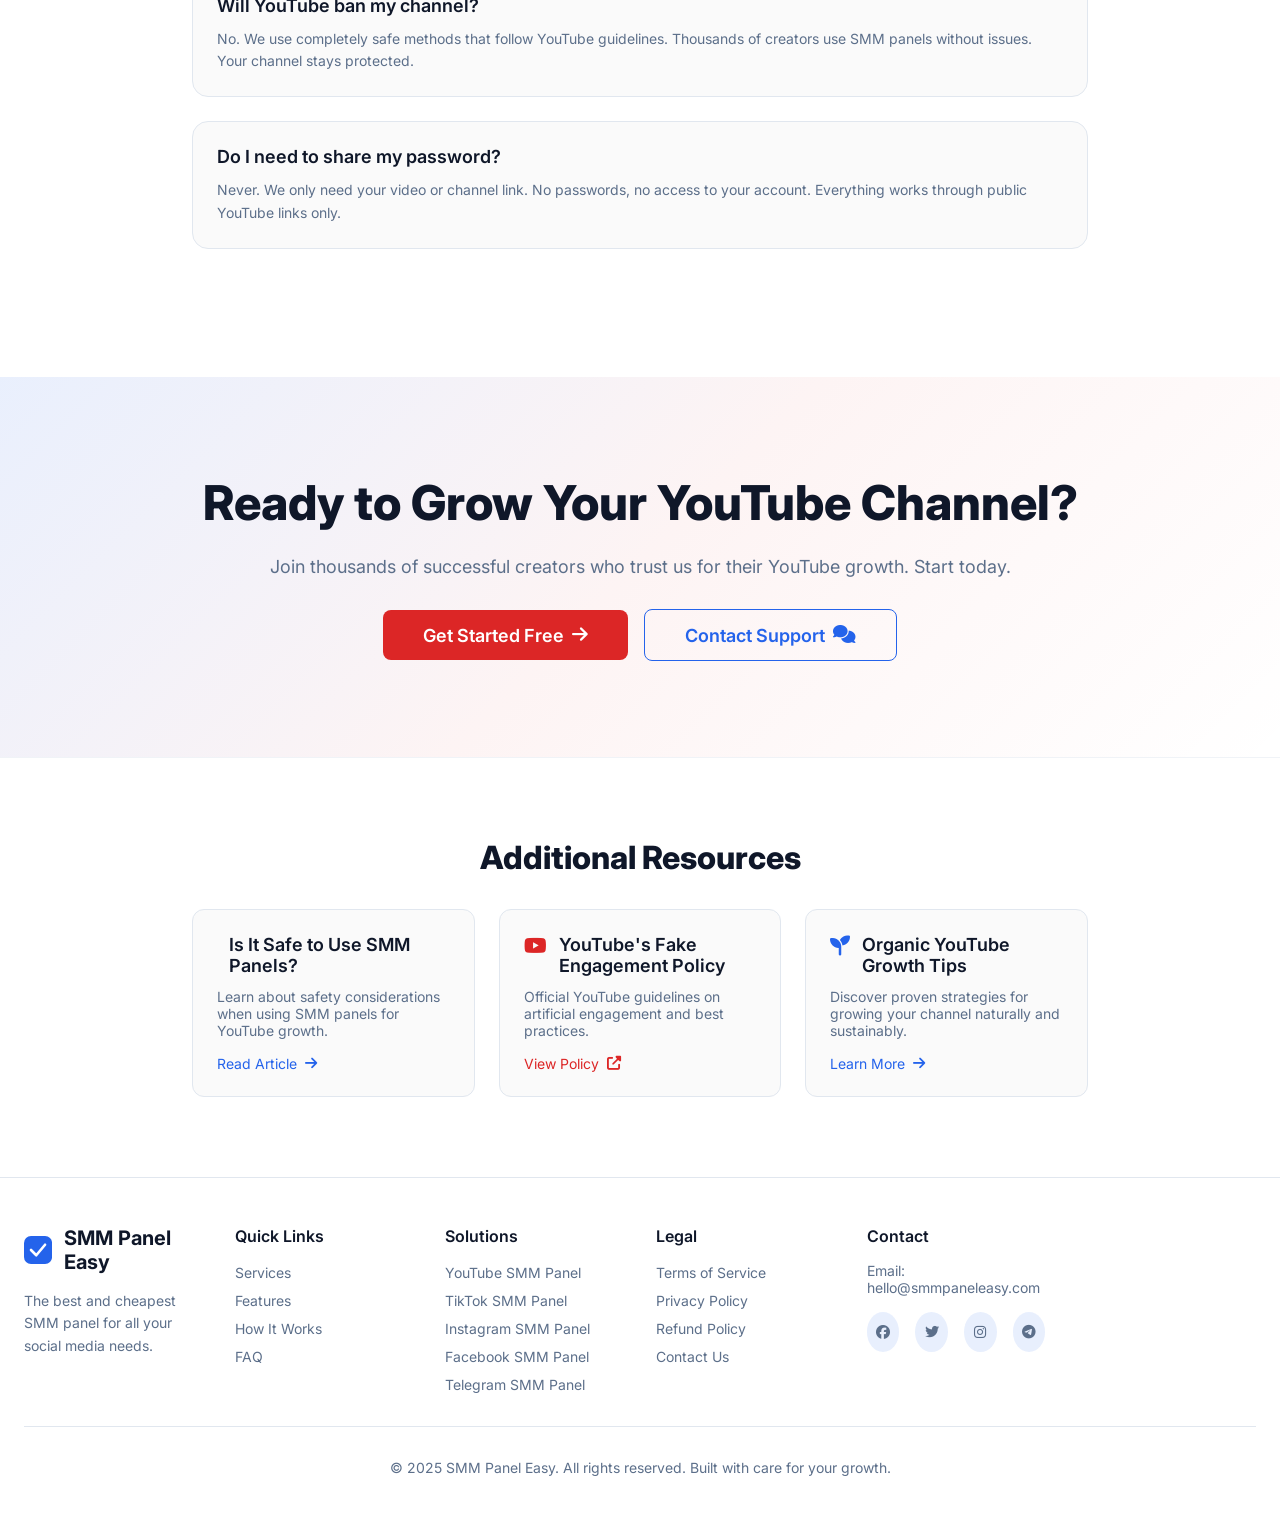
<file: youtube-smm-panel.html>
<!DOCTYPE html>
<html lang="en">
<head>
  <meta charset="utf-8" />
  <meta name="viewport" content="width=device-width, initial-scale=1" />
  <title>Best &amp; Cheapest YouTube SMM Panel For Resellers | YouTube Provider</title>
  <meta name="description" content="Top YouTube SMM panel with real subscribers, views and watch time at the lowest prices. Direct provider with instant delivery and lifetime refills. Start growing your channel today." />
  <link rel="icon" type="image/svg+xml" href="/logo.svg" />
  <link rel="stylesheet" href="https://cdnjs.cloudflare.com/ajax/libs/font-awesome/6.5.1/css/all.min.css" integrity="sha512-DTOQO9RWCH3ppGqcWaEA1BIZOC6xxalwEsw9c2QQeAIftl+Vegovlnee1c9QX4TctnWMn13TZye+giMm8e2LwA==" crossorigin="anonymous" referrerpolicy="no-referrer" />
  <link rel="preconnect" href="https://fonts.googleapis.com" />
  <link rel="preconnect" href="https://fonts.gstatic.com" crossorigin />
  <link href="https://fonts.googleapis.com/css2?family=Inter:wght@400;500;600;700;800&display=swap" rel="stylesheet" />
  <style>
    :root {
      --background: 0 0% 100%;
      --foreground: 222 47% 11%;
      --card: 0 0% 98%;
      --border: 214 32% 91%;
      --muted: 210 40% 96%;
      --muted-foreground: 215 20% 45%;
      --accent: 221 83% 53%;
      --accent-foreground: 0 0% 100%;
      --yt-red: #dc2626;
      --yt-red-dark: #b91c1c;
      --yt-red-light: #fef2f2;
      --yt-red-border: rgba(220,38,38,0.2);
    }

    *, *::before, *::after { box-sizing: border-box; margin: 0; padding: 0; }

    html { scroll-behavior: smooth; }

    body {
      font-family: 'Inter', ui-sans-serif, system-ui, sans-serif;
      -webkit-font-smoothing: antialiased;
      background-color: hsl(var(--background));
      color: hsl(var(--foreground));
      min-height: 100vh;
    }

    /* ---- HEADER ---- */
    header {
      position: fixed;
      top: 0; left: 0; right: 0;
      z-index: 50;
      height: 4rem;
      background: hsl(var(--background) / 0.8);
      backdrop-filter: blur(12px);
      -webkit-backdrop-filter: blur(12px);
      border-bottom: 1px solid hsl(var(--border));
    }
    .header-inner {
      max-width: 80rem;
      margin: 0 auto;
      padding: 0 1.5rem;
      height: 100%;
      display: flex;
      align-items: center;
      justify-content: space-between;
    }
    .logo-link {
      display: flex; align-items: center; gap: 0.75rem;
      text-decoration: none;
      transition: opacity 0.2s;
    }
    .logo-link:hover { opacity: 0.8; }
    .logo-link span { font-size: 1.25rem; font-weight: 700; color: hsl(var(--foreground)); }

    nav { display: none; align-items: center; gap: 2rem; }
    @media (min-width: 768px) { nav { display: flex; } }
    nav a {
      font-size: 0.875rem;
      color: hsl(var(--muted-foreground));
      text-decoration: none;
      transition: color 0.2s;
    }
    nav a:hover { color: hsl(var(--foreground)); }

    .header-btns { display: flex; align-items: center; gap: 0.75rem; }
    .btn-ghost {
      display: inline-flex; align-items: center; justify-content: center;
      font-size: 0.875rem; font-weight: 500; font-family: inherit;
      padding: 0.4rem 0.75rem; height: 2rem; border-radius: 0.375rem;
      border: none; background: transparent; color: hsl(var(--foreground));
      cursor: pointer; text-decoration: none; transition: background 0.2s, color 0.2s;
    }
    .btn-ghost:hover { background: hsl(var(--accent) / 0.1); color: hsl(var(--accent)); }
    .btn-accent {
      display: inline-flex; align-items: center; justify-content: center;
      font-size: 0.875rem; font-weight: 500; font-family: inherit;
      padding: 0.4rem 0.75rem; height: 2rem; border-radius: 0.375rem;
      border: none; background: hsl(var(--accent)); color: white;
      cursor: pointer; text-decoration: none; transition: opacity 0.2s;
    }
    .btn-accent:hover { opacity: 0.9; }

    /* ---- COMMON SECTION UTILITIES ---- */
    .section-muted { background: hsl(var(--muted) / 0.3); }
    .container { max-width: 80rem; margin: 0 auto; }
    .container-md { max-width: 72rem; margin: 0 auto; }
    .container-sm { max-width: 56rem; margin: 0 auto; }

    .section-header { text-align: center; margin-bottom: 4rem; }
    .section-title {
      font-size: clamp(2rem, 5vw, 3rem);
      font-weight: 800;
      margin-bottom: 1rem;
      text-wrap: balance;
      color: hsl(var(--foreground));
    }
    .section-sub {
      font-size: 1.125rem;
      color: hsl(var(--muted-foreground));
      max-width: 40rem;
      margin: 0 auto;
      text-wrap: balance;
      line-height: 1.6;
    }

    /* ---- HERO ---- */
    .hero {
      position: relative;
      padding: 10rem 1.5rem 8rem;
      overflow: hidden;
    }
    .hero-bg {
      position: absolute; inset: 0;
      background: linear-gradient(135deg, hsl(var(--accent) / 0.05), hsl(var(--accent) / 0.02), transparent);
      pointer-events: none;
    }
    .hero-content {
      max-width: 80rem; margin: 0 auto;
      position: relative; z-index: 1;
    }
    .hero-inner { text-align: center; max-width: 56rem; margin: 0 auto; }

    .yt-badge {
      display: inline-flex; align-items: center; gap: 0.5rem;
      padding: 0.5rem 1rem;
      border-radius: 99px;
      background: hsl(var(--accent) / 0.1);
      border: 1px solid hsl(var(--accent) / 0.2);
      margin-bottom: 1.5rem;
      font-size: 0.875rem; font-weight: 600;
      color: hsl(var(--accent));
    }

    .hero-title {
      font-size: clamp(2.5rem, 8vw, 4.5rem);
      font-weight: 800;
      margin-bottom: 1.5rem;
      line-height: 1.1;
      text-wrap: balance;
      background: linear-gradient(to right, hsl(var(--foreground)), hsl(var(--accent)));
      -webkit-background-clip: text;
      -webkit-text-fill-color: transparent;
      background-clip: text;
    }
    .hero-sub {
      font-size: clamp(1.1rem, 2.5vw, 1.375rem);
      color: hsl(var(--muted-foreground));
      margin-bottom: 2rem;
      line-height: 1.6;
      text-wrap: balance;
    }
    .hero-ctas {
      display: flex; flex-wrap: wrap;
      align-items: center; justify-content: center;
      gap: 1rem;
    }
    .btn-hero-primary {
      display: inline-flex; align-items: center; justify-content: center; gap: 0.5rem;
      font-size: 1.125rem; font-weight: 600; font-family: inherit;
      padding: 0.9rem 2.5rem; border-radius: 0.5rem;
      border: none; background: hsl(var(--accent)); color: white;
      cursor: pointer; text-decoration: none; transition: opacity 0.2s;
    }
    .btn-hero-primary:hover { opacity: 0.9; }
    .btn-hero-outline {
      display: inline-flex; align-items: center; justify-content: center; gap: 0.5rem;
      font-size: 1.125rem; font-weight: 600; font-family: inherit;
      padding: 0.9rem 2.5rem; border-radius: 0.5rem;
      border: 1px solid hsl(var(--accent)); background: transparent;
      color: hsl(var(--accent)); cursor: pointer; text-decoration: none;
      transition: background 0.2s;
    }
    .btn-hero-outline:hover { background: hsl(var(--accent) / 0.1); }

    .hero-badges {
      margin-top: 3rem;
      display: flex; flex-wrap: wrap;
      align-items: center; justify-content: center;
      gap: 2rem;
      font-size: 0.875rem;
      color: hsl(var(--muted-foreground));
    }
    .hero-badge-item { display: flex; align-items: center; gap: 0.5rem; }

    /* ---- FEATURE CARDS ---- */
    .grid-3 { display: grid; grid-template-columns: repeat(auto-fill, minmax(280px, 1fr)); gap: 1.5rem; }
    .grid-4 { display: grid; grid-template-columns: repeat(auto-fill, minmax(220px, 1fr)); gap: 1.5rem; }

    .feature-card {
      position: relative; padding: 2rem; border-radius: 1rem;
      background: hsl(var(--card));
      border: 1px solid hsl(var(--border));
      transition: border-color 0.3s;
    }
    .feature-card:hover { border-color: hsl(var(--accent) / 0.5); }
    .feature-icon {
      width: 3.5rem; height: 3.5rem; border-radius: 0.75rem;
      background: linear-gradient(135deg, hsl(var(--accent) / 0.2), hsl(var(--accent) / 0.1));
      display: flex; align-items: center; justify-content: center;
      margin-bottom: 1.25rem;
      transition: transform 0.3s;
    }
    .feature-card:hover .feature-icon { transform: scale(1.1); }
    .feature-card h3 { font-size: 1.25rem; font-weight: 600; margin-bottom: 0.75rem; color: hsl(var(--foreground)); }
    .feature-card p { color: hsl(var(--muted-foreground)); line-height: 1.6; }

    /* ---- YOUTUBE SERVICE CARDS ---- */
    .yt-service-card {
      position: relative; padding: 2rem; border-radius: 1rem;
      background: linear-gradient(135deg, #fef2f2, rgba(254,242,242,0.5));
      border: 1px solid rgba(220,38,38,0.2);
      transition: all 0.3s;
      cursor: pointer;
    }
    .yt-service-card:hover {
      border-color: var(--yt-red);
      transform: scale(1.05);
      box-shadow: 0 20px 40px rgba(220,38,38,0.1);
    }
    .yt-service-inner { display: flex; flex-direction: column; align-items: center; text-align: center; }
    .yt-icon-wrap {
      width: 4rem; height: 4rem; border-radius: 1rem;
      background: linear-gradient(135deg, #dc2626, #b91c1c);
      display: flex; align-items: center; justify-content: center;
      margin-bottom: 1rem;
      box-shadow: 0 4px 15px rgba(220,38,38,0.3);
      transition: transform 0.3s;
    }
    .yt-service-card:hover .yt-icon-wrap { transform: scale(1.1); }
    .yt-service-card h3 { font-size: 1.25rem; font-weight: 600; margin-bottom: 0.5rem; color: hsl(var(--foreground)); }
    .yt-service-card p { font-size: 0.875rem; color: hsl(var(--muted-foreground)); margin-bottom: 0.75rem; }
    .yt-price-badge {
      font-size: 0.75rem; font-weight: 700;
      background: #fee2e2; color: #b91c1c;
      padding: 0.25rem 0.75rem; border-radius: 99px;
      margin-bottom: 1rem;
    }
    .yt-show-btn {
      font-size: 0.875rem; font-weight: 500;
      color: var(--yt-red); background: none; border: none;
      cursor: pointer; font-family: inherit;
      text-decoration: underline; text-underline-offset: 3px;
      transition: color 0.2s;
    }
    .yt-show-btn:hover { color: var(--yt-red-dark); }

    /* ---- HOW IT WORKS ---- */
    .steps-grid { display: grid; grid-template-columns: repeat(auto-fill, minmax(220px, 1fr)); gap: 2rem; }
    .step-card {
      position: relative;
      background: hsl(var(--card));
      border: 1px solid hsl(var(--accent) / 0.2);
      border-radius: 1.5rem;
      padding: 2rem;
      padding-top: 3rem;
      transition: all 0.3s;
    }
    .step-card:hover { border-color: hsl(var(--accent)); box-shadow: 0 10px 30px hsl(var(--accent) / 0.1); }
    .step-num {
      position: absolute; top: -1.5rem; left: 2rem;
      width: 3rem; height: 3rem; border-radius: 50%;
      background: linear-gradient(135deg, hsl(var(--accent)), hsl(var(--accent) / 0.8));
      display: flex; align-items: center; justify-content: center;
      color: white; font-weight: 700; font-size: 1.25rem;
      box-shadow: 0 4px 15px hsl(var(--accent) / 0.4);
    }
    .step-icon-wrap {
      width: 4rem; height: 4rem; border-radius: 1rem;
      background: linear-gradient(135deg, hsl(var(--accent) / 0.1), hsl(var(--accent) / 0.05));
      display: flex; align-items: center; justify-content: center;
      margin: 0 auto 1.25rem;
    }
    .step-card h3 { font-size: 1.25rem; font-weight: 600; margin-bottom: 0.75rem; color: hsl(var(--foreground)); text-align: center; }
    .step-card p { font-size: 0.875rem; color: hsl(var(--muted-foreground)); line-height: 1.6; text-align: center; }

    /* ---- RESELLER CARDS ---- */
    .reseller-card {
      background: hsl(var(--card));
      border: 1px solid hsl(var(--border));
      border-radius: 0.75rem;
      padding: 1.5rem;
      transition: border-color 0.3s;
    }
    .reseller-card:hover { border-color: rgba(220,38,38,0.5); }
    .reseller-icon {
      width: 3rem; height: 3rem; border-radius: 0.5rem;
      background: rgba(220,38,38,0.1);
      display: flex; align-items: center; justify-content: center;
      flex-shrink: 0;
    }
    .reseller-card-header { display: flex; align-items: center; gap: 0.75rem; margin-bottom: 1rem; }
    .reseller-card h3 { font-size: 1.125rem; font-weight: 600; color: hsl(var(--foreground)); margin: 0; }
    .reseller-card p { font-size: 0.875rem; color: hsl(var(--muted-foreground)); line-height: 1.6; margin-bottom: 0.75rem; }
    .check-list { list-style: none; display: flex; flex-direction: column; gap: 0.375rem; }
    .check-list li { display: flex; align-items: center; gap: 0.5rem; font-size: 0.75rem; color: hsl(var(--muted-foreground)); }

    /* ---- TESTIMONIALS ---- */
    .testimonial-card {
      position: relative; padding: 2rem; border-radius: 1.5rem;
      transition: all 0.3s;
    }
    .testimonial-card.yt-style {
      background: linear-gradient(135deg, hsl(var(--card)), rgba(220,38,38,0.05));
      border: 1px solid rgba(220,38,38,0.2);
    }
    .testimonial-card.yt-style:hover { border-color: var(--yt-red); box-shadow: 0 10px 30px rgba(0,0,0,0.07); }
    .testimonial-card.accent-style {
      background: linear-gradient(135deg, hsl(var(--card)), hsl(var(--accent) / 0.05));
      border: 1px solid hsl(var(--accent) / 0.2);
    }
    .testimonial-card.accent-style:hover { border-color: hsl(var(--accent)); box-shadow: 0 10px 30px rgba(0,0,0,0.07); }
    .testimonial-header { display: flex; align-items: center; gap: 1rem; margin-bottom: 1.25rem; }
    .testimonial-avatar {
      width: 3.5rem; height: 3.5rem; border-radius: 50%;
      display: flex; align-items: center; justify-content: center;
      color: white; font-weight: 700; font-size: 1.25rem; flex-shrink: 0;
    }
    .testimonial-card h4 { font-weight: 600; color: hsl(var(--foreground)); margin: 0 0 0.125rem; }
    .testimonial-meta { font-size: 0.75rem; color: hsl(var(--muted-foreground)); margin-bottom: 0.25rem; }
    .stars { color: #eab308; font-size: 0.875rem; }
    .testimonial-card blockquote { color: hsl(var(--muted-foreground)); line-height: 1.6; font-style: italic; }

    /* ---- FAQ TABS ---- */
    .tab-bar {
      display: grid; grid-template-columns: repeat(4, 1fr);
      background: hsl(var(--card));
      border: 1px solid hsl(var(--border));
      border-radius: 1rem;
      padding: 0.5rem;
      margin-bottom: 2rem;
      gap: 0;
    }
    .tab-btn {
      padding: 0.75rem 0.5rem;
      border: none; border-radius: 0.75rem;
      font-size: 0.875rem; font-weight: 600;
      font-family: inherit; cursor: pointer;
      transition: all 0.2s;
      background: transparent;
      color: hsl(var(--foreground));
    }
    @media (min-width: 768px) { .tab-btn { font-size: 1rem; } }
    .tab-btn.active { background: hsl(var(--accent)); color: white; }
    .tab-content { display: none; flex-direction: column; gap: 1.5rem; }
    .tab-content.active { display: flex; }
    .faq-item {
      padding: 1.5rem; border-radius: 1rem;
      background: hsl(var(--card)); border: 1px solid hsl(var(--border));
    }
    .faq-item h3 { font-size: 1.125rem; font-weight: 600; margin-bottom: 0.75rem; color: hsl(var(--foreground)); }
    .faq-item p { font-size: 0.875rem; color: hsl(var(--muted-foreground)); line-height: 1.6; }

    /* ---- CTA SECTION ---- */
    .cta-section {
      background: linear-gradient(135deg, hsl(var(--accent) / 0.1), rgba(220,38,38,0.05), transparent);
    }
    .btn-yt-cta {
      display: inline-flex; align-items: center; justify-content: center; gap: 0.5rem;
      font-size: 1.125rem; font-weight: 600; font-family: inherit;
      padding: 0.9rem 2.5rem; border-radius: 0.5rem;
      border: none; background: var(--yt-red); color: white;
      cursor: pointer; text-decoration: none; transition: background 0.2s;
    }
    .btn-yt-cta:hover { background: var(--yt-red-dark); }
    .btn-cta-outline {
      display: inline-flex; align-items: center; justify-content: center; gap: 0.5rem;
      font-size: 1.125rem; font-weight: 600; font-family: inherit;
      padding: 0.9rem 2.5rem; border-radius: 0.5rem;
      border: 1px solid hsl(var(--accent)); background: transparent;
      color: hsl(var(--accent)); cursor: pointer; text-decoration: none;
      transition: background 0.2s;
    }
    .btn-cta-outline:hover { background: hsl(var(--accent) / 0.1); }

    /* ---- RESOURCES ---- */
    .resource-card {
      display: block; text-decoration: none;
      padding: 1.5rem; border-radius: 0.75rem;
      border: 1px solid hsl(var(--border));
      background: hsl(var(--card));
      height: 100%;
      transition: all 0.3s;
    }
    .resource-card:hover { border-color: hsl(var(--accent) / 0.5); }
    .resource-card.yt-hover:hover { border-color: rgba(220,38,38,0.5); }
    .resource-title { font-weight: 600; font-size: 1.125rem; color: hsl(var(--foreground)); transition: color 0.2s; }
    .resource-card:hover .resource-title { color: hsl(var(--accent)); }
    .resource-card.yt-hover:hover .resource-title { color: var(--yt-red); }
    .resource-desc { font-size: 0.875rem; color: hsl(var(--muted-foreground)); margin-top: 0.5rem; }
    .resource-link {
      display: flex; align-items: center; gap: 0.5rem;
      font-size: 0.875rem; margin-top: 1rem;
      color: hsl(var(--accent));
    }
    .resource-card.yt-hover .resource-link { color: var(--yt-red); }

    /* ---- FOOTER ---- */
    footer {
      padding: 3rem 1.5rem;
      border-top: 1px solid hsl(var(--border));
      background: hsl(var(--background));
    }
    .footer-inner { max-width: 80rem; margin: 0 auto; }
    .footer-grid {
      display: grid;
      grid-template-columns: repeat(auto-fill, minmax(160px, 1fr));
      gap: 2rem;
      margin-bottom: 2rem;
    }
    .footer-brand p { font-size: 0.875rem; color: hsl(var(--muted-foreground)); line-height: 1.6; margin-top: 1rem; }
    .footer-col h4 { font-weight: 600; margin-bottom: 1rem; color: hsl(var(--foreground)); }
    .footer-col ul { list-style: none; display: flex; flex-direction: column; gap: 0.5rem; }
    .footer-col a { font-size: 0.875rem; color: hsl(var(--muted-foreground)); text-decoration: none; transition: color 0.2s; }
    .footer-col a:hover { color: hsl(var(--accent)); }
    .footer-social { display: flex; gap: 1rem; margin-top: 1rem; }
    .social-btn {
      width: 2.5rem; height: 2.5rem; border-radius: 50%;
      background: hsl(var(--accent) / 0.1);
      display: flex; align-items: center; justify-content: center;
      color: hsl(var(--foreground)); text-decoration: none;
      transition: all 0.2s;
    }
    .social-btn:hover { background: hsl(var(--accent)); color: white; }
    .footer-bottom {
      padding-top: 2rem;
      border-top: 1px solid hsl(var(--border));
      text-align: center;
      font-size: 0.875rem;
      color: hsl(var(--muted-foreground));
    }
  </style>
</head>
<body>

<!-- HEADER -->
<header>
  <div class="header-inner">
    <a href="index.html" class="logo-link">
      <svg width="32" height="32" viewBox="0 0 32 32" fill="none">
        <rect width="32" height="32" rx="8" fill="hsl(221,83%,53%)"/>
        <path d="M8 16 L14 22 L24 10" stroke="white" stroke-width="3" stroke-linecap="round" stroke-linejoin="round"/>
      </svg>
      <span>SMM Panel Easy</span>
    </a>
    <nav>
      <a href="index.html#services">Services</a>
      <a href="index.html#features">Features</a>
      <a href="index.html#how-it-works">How It Works</a>
      <a href="index.html#faq">FAQ</a>
    </nav>
    <div class="header-btns">
      <a href="login.html" class="btn-ghost">Sign In</a>
      <a href="register.html" class="btn-accent">Get Started</a>
    </div>
  </div>
</header>

<!-- HERO -->
<section class="hero">
  <div class="hero-bg"></div>
  <div class="hero-content">
    <div class="hero-inner">
      <div class="yt-badge">
        <i class="fab fa-youtube" style="font-size:1.25rem;color:#dc2626;"></i>
        <span>YouTube Growth Services</span>
      </div>
      <h1 class="hero-title">Best YouTube SMM Panel for Real Growth</h1>
      <p class="hero-sub">Get more subscribers, views, likes and watch time. Fast delivery with real results. No password required.</p>
      <div class="hero-ctas">
        <a href="register.html" class="btn-hero-primary">
          Sign Up <i class="fas fa-arrow-right"></i>
        </a>
        <a href="#why-us" class="btn-hero-outline">
          Learn More <i class="fas fa-book"></i>
        </a>
      </div>
      <div class="hero-badges">
        <div class="hero-badge-item"><i class="fas fa-check-circle" style="color:hsl(var(--accent));"></i><span>Real Engagement</span></div>
        <div class="hero-badge-item"><i class="fas fa-check-circle" style="color:hsl(var(--accent));"></i><span>Lowest Prices</span></div>
        <div class="hero-badge-item"><i class="fas fa-check-circle" style="color:hsl(var(--accent));"></i><span>Instant Start</span></div>
        <div class="hero-badge-item"><i class="fas fa-check-circle" style="color:hsl(var(--accent));"></i><span>Safe &amp; Secure</span></div>
      </div>
    </div>
  </div>
</section>

<!-- WHY CHOOSE US -->
<section id="why-us" style="padding:8rem 1.5rem;background:hsl(var(--muted)/0.3);">
  <div class="container">
    <div class="section-header">
      <h2 class="section-title">Why Choose Our YouTube SMM Panel</h2>
      <p class="section-sub">The most trusted YouTube growth service. We help creators reach their goals faster.</p>
    </div>
    <div class="grid-3">

      <div class="feature-card">
        <div class="feature-icon"><i class="fas fa-heart" style="color:hsl(var(--accent));font-size:1.5rem;"></i></div>
        <h3>Real Engagement</h3>
        <p>Every subscriber, view, and like comes from real accounts. No bots or fake profiles. Just genuine engagement that helps your channel grow.</p>
      </div>

      <div class="feature-card">
        <div class="feature-icon"><i class="fas fa-shield-alt" style="color:hsl(var(--accent));font-size:1.5rem;"></i></div>
        <h3>Non-Drop</h3>
        <p>Our services come with high retention guarantees. Subscribers and engagement stay on your channel. We offer refills if any drops occur.</p>
      </div>

      <div class="feature-card">
        <div class="feature-icon"><i class="fas fa-star" style="color:hsl(var(--accent));font-size:1.5rem;"></i></div>
        <h3>Direct Provider</h3>
        <p>We own our traffic sources. Not a reseller. This means better quality, faster delivery, and the cheapest prices in the industry.</p>
      </div>

      <div class="feature-card">
        <div class="feature-icon"><i class="fas fa-tags" style="color:hsl(var(--accent));font-size:1.5rem;"></i></div>
        <h3>Cheapest Rates</h3>
        <p>Best YouTube SMM prices online. Quality service at costs that won't break your budget.</p>
      </div>

      <div class="feature-card">
        <div class="feature-icon"><i class="fas fa-lock" style="color:hsl(var(--accent));font-size:1.5rem;"></i></div>
        <h3>100% Safe</h3>
        <p>Never ask for passwords. All services follow safe methods. Your channel security comes first.</p>
      </div>

      <div class="feature-card">
        <div class="feature-icon"><i class="fas fa-headset" style="color:hsl(var(--accent));font-size:1.5rem;"></i></div>
        <h3>24/7 Support</h3>
        <p>Help available anytime you need it. Quick answers to all your questions about YouTube growth.</p>
      </div>

    </div>
  </div>
</section>

<!-- OUR YOUTUBE SERVICES -->
<section style="padding:8rem 1.5rem;">
  <div class="container">
    <div class="section-header">
      <h2 class="section-title">Our YouTube Services</h2>
      <p class="section-sub">Everything you need to grow on YouTube. From subscribers to likes to full monetization packages.</p>
    </div>
    <div class="grid-4">

      <div class="yt-service-card">
        <div class="yt-service-inner">
          <div class="yt-icon-wrap"><i class="fas fa-user-plus" style="color:white;font-size:1.875rem;"></i></div>
          <h3>YouTube Subscribers</h3>
          <p>Real subscribers with high retention</p>
          <span class="yt-price-badge">From $0.60/1K</span>
          <button class="yt-show-btn">Show Services</button>
        </div>
      </div>

      <div class="yt-service-card">
        <div class="yt-service-inner">
          <div class="yt-icon-wrap"><i class="fas fa-eye" style="color:white;font-size:1.875rem;"></i></div>
          <h3>YouTube Views</h3>
          <p>High retention views with watch time</p>
          <span class="yt-price-badge">From $0.20/1K</span>
          <button class="yt-show-btn">Show Services</button>
        </div>
      </div>

      <div class="yt-service-card">
        <div class="yt-service-inner">
          <div class="yt-icon-wrap"><i class="fas fa-thumbs-up" style="color:white;font-size:1.875rem;"></i></div>
          <h3>YouTube Likes</h3>
          <p>Real likes to boost engagement</p>
          <span class="yt-price-badge">From $0.40/1K</span>
          <button class="yt-show-btn">Show Services</button>
        </div>
      </div>

      <div class="yt-service-card">
        <div class="yt-service-inner">
          <div class="yt-icon-wrap"><i class="fas fa-comment" style="color:white;font-size:1.875rem;"></i></div>
          <h3>YouTube Comments</h3>
          <p>Custom and random comments</p>
          <span class="yt-price-badge">From $3.00/1K</span>
          <button class="yt-show-btn">Show Services</button>
        </div>
      </div>

      <div class="yt-service-card">
        <div class="yt-service-inner">
          <div class="yt-icon-wrap"><i class="fas fa-clock" style="color:white;font-size:1.875rem;"></i></div>
          <h3>Watch Time</h3>
          <p>Get 4000 hours for monetization</p>
          <span class="yt-price-badge">From $50/1000hrs</span>
          <button class="yt-show-btn">Show Services</button>
        </div>
      </div>

      <div class="yt-service-card">
        <div class="yt-service-inner">
          <div class="yt-icon-wrap"><i class="fas fa-video" style="color:white;font-size:1.875rem;"></i></div>
          <h3>Shorts Views</h3>
          <p>Boost your Shorts visibility</p>
          <span class="yt-price-badge">From $0.15/1K</span>
          <button class="yt-show-btn">Show Services</button>
        </div>
      </div>

      <div class="yt-service-card">
        <div class="yt-service-inner">
          <div class="yt-icon-wrap"><i class="fas fa-share" style="color:white;font-size:1.875rem;"></i></div>
          <h3>YouTube Shares</h3>
          <p>Increase video reach with shares</p>
          <span class="yt-price-badge">From $1.00/1K</span>
          <button class="yt-show-btn">Show Services</button>
        </div>
      </div>

      <div class="yt-service-card">
        <div class="yt-service-inner">
          <div class="yt-icon-wrap"><i class="fas fa-crown" style="color:white;font-size:1.875rem;"></i></div>
          <h3>Premium Packages</h3>
          <p>Complete monetization bundles</p>
          <span class="yt-price-badge">From $199</span>
          <button class="yt-show-btn">Show Services</button>
        </div>
      </div>

    </div>
  </div>
</section>

<!-- HOW IT WORKS -->
<section style="padding:8rem 1.5rem;background:hsl(var(--muted)/0.3);">
  <div class="container">
    <div class="section-header">
      <h2 class="section-title">How It Works</h2>
      <p class="section-sub">Growing your YouTube channel is simple. Just follow these steps and watch your numbers rise.</p>
    </div>
    <div class="steps-grid">

      <div class="step-card">
        <div class="step-num">1</div>
        <div class="step-icon-wrap">
          <i class="fas fa-user-plus" style="color:hsl(var(--accent));font-size:1.875rem;"></i>
        </div>
        <h3>Sign Up Free</h3>
        <p>Create your account in under 30 seconds. No credit card needed to register.</p>
      </div>

      <div class="step-card">
        <div class="step-num">2</div>
        <div class="step-icon-wrap">
          <i class="fas fa-wallet" style="color:hsl(var(--accent));font-size:1.875rem;"></i>
        </div>
        <h3>Add Funds</h3>
        <p>Pick from many payment options. All transactions are secure and instant.</p>
      </div>

      <div class="step-card">
        <div class="step-num">3</div>
        <div class="step-icon-wrap">
          <i class="fas fa-list" style="color:hsl(var(--accent));font-size:1.875rem;"></i>
        </div>
        <h3>Choose Service</h3>
        <p>Browse YouTube services. Select what your channel needs most right now.</p>
      </div>

      <div class="step-card">
        <div class="step-num">4</div>
        <div class="step-icon-wrap">
          <i class="fas fa-rocket" style="color:hsl(var(--accent));font-size:1.875rem;"></i>
        </div>
        <h3>Watch It Grow</h3>
        <p>Your order starts immediately. Track progress and see results in real-time.</p>
      </div>

    </div>
  </div>
</section>

<!-- RESELLERS SECTION -->
<section style="padding:8rem 1.5rem;">
  <div class="container-md">
    <div style="text-align:center;margin-bottom:3rem;">
      <h2 style="font-size:clamp(1.75rem,4vw,2.5rem);font-weight:800;margin-bottom:0.75rem;color:hsl(var(--foreground));text-wrap:balance;">Best YouTube SMM Panel For Resellers</h2>
      <p style="font-size:1rem;color:hsl(var(--muted-foreground));max-width:40rem;margin:0 auto;text-wrap:balance;">Build your YouTube marketing business with our reseller tools. Everything you need to start selling.</p>
    </div>
    <div class="grid-3">

      <div class="reseller-card">
        <div class="reseller-card-header">
          <div class="reseller-icon"><i class="fas fa-code" style="color:#dc2626;font-size:1.25rem;"></i></div>
          <h3>Simple API</h3>
        </div>
        <p>Connect your site to our YouTube services. Easy integration with clear documentation and examples.</p>
        <ul class="check-list">
          <li><i class="fas fa-check" style="color:#dc2626;font-size:0.75rem;"></i>Full API documentation</li>
          <li><i class="fas fa-check" style="color:#dc2626;font-size:0.75rem;"></i>Instant order processing</li>
          <li><i class="fas fa-check" style="color:#dc2626;font-size:0.75rem;"></i>Real-time status updates</li>
        </ul>
      </div>

      <div class="reseller-card">
        <div class="reseller-card-header">
          <div class="reseller-icon"><i class="fas fa-sitemap" style="color:#dc2626;font-size:1.25rem;"></i></div>
          <h3>Child Panels</h3>
        </div>
        <p>Set up separate panels for each client. Manage all your customers from one main dashboard.</p>
        <ul class="check-list">
          <li><i class="fas fa-check" style="color:#dc2626;font-size:0.75rem;"></i>Unlimited client panels</li>
          <li><i class="fas fa-check" style="color:#dc2626;font-size:0.75rem;"></i>Your own branding</li>
          <li><i class="fas fa-check" style="color:#dc2626;font-size:0.75rem;"></i>Easy client management</li>
        </ul>
      </div>

      <div class="reseller-card">
        <div class="reseller-card-header">
          <div class="reseller-icon"><i class="fas fa-percentage" style="color:#dc2626;font-size:1.25rem;"></i></div>
          <h3>Your Own Rates</h3>
        </div>
        <p>Set any price you want for YouTube services. Control your profit margins completely.</p>
        <ul class="check-list">
          <li><i class="fas fa-check" style="color:#dc2626;font-size:0.75rem;"></i>Flexible markup options</li>
          <li><i class="fas fa-check" style="color:#dc2626;font-size:0.75rem;"></i>Service-specific pricing</li>
          <li><i class="fas fa-check" style="color:#dc2626;font-size:0.75rem;"></i>Bulk pricing tools</li>
        </ul>
      </div>

      <div class="reseller-card">
        <div class="reseller-card-header">
          <div class="reseller-icon"><i class="fas fa-life-ring" style="color:#dc2626;font-size:1.25rem;"></i></div>
          <h3>Priority Help</h3>
        </div>
        <p>Resellers get special support. Faster replies and dedicated help when you need it most.</p>
        <ul class="check-list">
          <li><i class="fas fa-check" style="color:#dc2626;font-size:0.75rem;"></i>Priority ticket handling</li>
          <li><i class="fas fa-check" style="color:#dc2626;font-size:0.75rem;"></i>Dedicated support agent</li>
          <li><i class="fas fa-check" style="color:#dc2626;font-size:0.75rem;"></i>Quick issue resolution</li>
        </ul>
      </div>

      <div class="reseller-card">
        <div class="reseller-card-header">
          <div class="reseller-icon"><i class="fas fa-coins" style="color:#dc2626;font-size:1.25rem;"></i></div>
          <h3>Lowest Bulk Rates</h3>
        </div>
        <p>Cheapest YouTube SMM prices for resellers. More you order, better rates you get.</p>
        <ul class="check-list">
          <li><i class="fas fa-check" style="color:#dc2626;font-size:0.75rem;"></i>Special reseller pricing</li>
          <li><i class="fas fa-check" style="color:#dc2626;font-size:0.75rem;"></i>Volume discounts available</li>
          <li><i class="fas fa-check" style="color:#dc2626;font-size:0.75rem;"></i>Best profit margins</li>
        </ul>
      </div>

      <div class="reseller-card">
        <div class="reseller-card-header">
          <div class="reseller-icon"><i class="fas fa-arrow-down" style="color:#dc2626;font-size:1.25rem;"></i></div>
          <h3>Direct Provider</h3>
        </div>
        <p>We own our YouTube services. Not a reseller panel. Direct source means better quality.</p>
        <ul class="check-list">
          <li><i class="fas fa-check" style="color:#dc2626;font-size:0.75rem;"></i>Own service infrastructure</li>
          <li><i class="fas fa-check" style="color:#dc2626;font-size:0.75rem;"></i>Better quality control</li>
          <li><i class="fas fa-check" style="color:#dc2626;font-size:0.75rem;"></i>Faster delivery speeds</li>
        </ul>
      </div>

    </div>
  </div>
</section>

<!-- TESTIMONIALS -->
<section style="padding:8rem 1.5rem;background:hsl(var(--muted)/0.3);">
  <div class="container">
    <div class="section-header">
      <h2 class="section-title">What YouTube Creators Say</h2>
      <p class="section-sub">Thousands of YouTubers trust us to grow their channels. Read what they have to say.</p>
    </div>
    <div class="grid-3">

      <div class="testimonial-card yt-style">
        <div class="testimonial-header">
          <div class="testimonial-avatar" style="background:linear-gradient(135deg,#dc2626,#b91c1c);">T</div>
          <div>
            <h4>Tyler</h4>
            <p class="testimonial-meta">Gaming Channel</p>
            <div class="stars"><i class="fas fa-star"></i><i class="fas fa-star"></i><i class="fas fa-star"></i><i class="fas fa-star"></i><i class="fas fa-star"></i></div>
          </div>
        </div>
        <blockquote>"Hit 1000 subscribers way faster than expected. Views came quick and stayed. Finally qualified for monetization thanks to these guys!"</blockquote>
      </div>

      <div class="testimonial-card accent-style">
        <div class="testimonial-header">
          <div class="testimonial-avatar" style="background:linear-gradient(135deg,hsl(var(--accent)),hsl(var(--accent)/0.7));">M</div>
          <div>
            <h4>Maya</h4>
            <p class="testimonial-meta">Beauty Vlogger</p>
            <div class="stars"><i class="fas fa-star"></i><i class="fas fa-star"></i><i class="fas fa-star"></i><i class="fas fa-star"></i><i class="fas fa-star"></i></div>
          </div>
        </div>
        <blockquote>"My videos started getting recommended more after I boosted initial views. Algorithm picked them up better. Smart investment for any creator."</blockquote>
      </div>

      <div class="testimonial-card yt-style">
        <div class="testimonial-header">
          <div class="testimonial-avatar" style="background:linear-gradient(135deg,#dc2626,#b91c1c);">J</div>
          <div>
            <h4>Jamal</h4>
            <p class="testimonial-meta">Tech Reviewer</p>
            <div class="stars"><i class="fas fa-star"></i><i class="fas fa-star"></i><i class="fas fa-star"></i><i class="fas fa-star"></i><i class="fas fa-star"></i></div>
          </div>
        </div>
        <blockquote>"Best prices I found anywhere. Tried other panels before but this one delivers fastest. Support team actually knows YouTube stuff too."</blockquote>
      </div>

      <div class="testimonial-card accent-style">
        <div class="testimonial-header">
          <div class="testimonial-avatar" style="background:linear-gradient(135deg,#22c55e,#10b981);">A</div>
          <div>
            <h4>Aisha</h4>
            <p class="testimonial-meta">Music Producer</p>
            <div class="stars"><i class="fas fa-star"></i><i class="fas fa-star"></i><i class="fas fa-star"></i><i class="fas fa-star"></i><i class="fas fa-star"></i></div>
          </div>
        </div>
        <blockquote>"Got my watch hours up to 4000 in just weeks. Now earning ad revenue. Worth every penny. Would recommend to any struggling creator."</blockquote>
      </div>

      <div class="testimonial-card yt-style">
        <div class="testimonial-header">
          <div class="testimonial-avatar" style="background:linear-gradient(135deg,#f97316,#ef4444);">S</div>
          <div>
            <h4>Sofia</h4>
            <p class="testimonial-meta">Lifestyle Blogger</p>
            <div class="stars"><i class="fas fa-star"></i><i class="fas fa-star"></i><i class="fas fa-star"></i><i class="fas fa-star"></i><i class="fas fa-star"></i></div>
          </div>
        </div>
        <blockquote>"Quality of subscribers is great. They actually stick around. Not fake accounts. My engagement rate went up after using this service."</blockquote>
      </div>

      <div class="testimonial-card accent-style">
        <div class="testimonial-header">
          <div class="testimonial-avatar" style="background:linear-gradient(135deg,#3b82f6,#06b6d4);">R</div>
          <div>
            <h4>Raj</h4>
            <p class="testimonial-meta">Fitness Coach</p>
            <div class="stars"><i class="fas fa-star"></i><i class="fas fa-star"></i><i class="fas fa-star"></i><i class="fas fa-star"></i><i class="fas fa-star"></i></div>
          </div>
        </div>
        <blockquote>"Used them for premiere views on my workout videos. Had 200+ live viewers for my last premiere. Made my launch look huge. Definitely doing it again."</blockquote>
      </div>

    </div>
  </div>
</section>

<!-- FAQ -->
<section style="padding:8rem 1.5rem;">
  <div class="container-sm">
    <div class="section-header">
      <h2 class="section-title">YouTube Growth FAQs</h2>
      <p class="section-sub">Common questions about growing your YouTube channel with our SMM services.</p>
    </div>

    <div class="tab-bar">
      <button class="tab-btn active" onclick="switchTab('general', this)">General</button>
      <button class="tab-btn" onclick="switchTab('services', this)">Services</button>
      <button class="tab-btn" onclick="switchTab('safety', this)">Safety</button>
      <button class="tab-btn" onclick="switchTab('reselling', this)">Reselling</button>
    </div>

    <!-- General -->
    <div id="tab-general" class="tab-content active">
      <div class="faq-item">
        <h3>Why should I use a YouTube SMM panel?</h3>
        <p>Starting on YouTube is hard. Our services give your channel the initial boost it needs. More subscribers and views help your videos get recommended by YouTube's algorithm to real people.</p>
      </div>
      <div class="faq-item">
        <h3>How fast will I see results?</h3>
        <p>Most orders start within minutes. Views and likes come fastest. Subscribers take a bit longer for natural delivery. Watch time builds gradually over days to look organic.</p>
      </div>
      <div class="faq-item">
        <h3>Will YouTube ban my channel?</h3>
        <p>No. We use completely safe methods that follow YouTube guidelines. Thousands of creators use SMM panels without issues. Your channel stays protected.</p>
      </div>
      <div class="faq-item">
        <h3>Do I need to share my password?</h3>
        <p>Never. We only need your video or channel link. No passwords, no access to your account. Everything works through public YouTube links only.</p>
      </div>
    </div>

    <!-- Services -->
    <div id="tab-services" class="tab-content">
      <div class="faq-item">
        <h3>What YouTube services do you offer?</h3>
        <p>We offer subscribers, views, likes, comments, watch time hours, Shorts views, shares, and premium monetization packages. All services available at the lowest prices.</p>
      </div>
      <div class="faq-item">
        <h3>Are the subscribers real?</h3>
        <p>Yes. Our subscribers come from real accounts with profile pictures and activity. High-quality, high-retention subscribers that stay on your channel long-term.</p>
      </div>
      <div class="faq-item">
        <h3>Can I get 4000 watch hours for monetization?</h3>
        <p>Absolutely. Our Watch Time package is specifically designed to help you hit the 4,000-hour requirement for YouTube Partner Program eligibility quickly and safely.</p>
      </div>
      <div class="faq-item">
        <h3>Do you offer refills if subscribers drop?</h3>
        <p>Yes. Most of our services come with a refill guarantee. If any drops occur within the warranty period, we'll top them back up at no extra cost.</p>
      </div>
    </div>

    <!-- Safety -->
    <div id="tab-safety" class="tab-content">
      <div class="faq-item">
        <h3>Is using an SMM panel safe for my YouTube channel?</h3>
        <p>Yes, when done correctly. We use gradual, organic-looking delivery methods that don't trigger YouTube's spam filters. Your channel is always safe with our services.</p>
      </div>
      <div class="faq-item">
        <h3>Do you follow YouTube's Terms of Service?</h3>
        <p>Our delivery methods are designed to be as safe as possible and comply with platform guidelines. We prioritize your channel's long-term health in everything we do.</p>
      </div>
      <div class="faq-item">
        <h3>Will my subscribers look fake?</h3>
        <p>No. Our subscribers are real accounts that look natural on your channel. They have profile pictures, activity history, and blend in with organic followers.</p>
      </div>
      <div class="faq-item">
        <h3>What information do you need from me?</h3>
        <p>Only your public YouTube channel or video URL. We never ask for passwords, login credentials, or any sensitive account information.</p>
      </div>
    </div>

    <!-- Reselling -->
    <div id="tab-reselling" class="tab-content">
      <div class="faq-item">
        <h3>Can I resell your YouTube SMM services?</h3>
        <p>Absolutely. Our platform is fully reseller-friendly. You can use our API to connect your own website, or create a child panel with your own branding instantly.</p>
      </div>
      <div class="faq-item">
        <h3>Do I get better prices as a reseller?</h3>
        <p>Yes. Resellers get access to our lowest wholesale prices. The more volume you order, the better rates you unlock. Contact support for custom reseller pricing.</p>
      </div>
      <div class="faq-item">
        <h3>How does the child panel work?</h3>
        <p>A child panel is your own branded SMM panel powered by our infrastructure. You set your own prices, add your logo, and manage your customers — we handle all the fulfillment.</p>
      </div>
      <div class="faq-item">
        <h3>Is there API documentation available?</h3>
        <p>Yes. Full API documentation is available in your dashboard. Our API is compatible with all major SMM panel scripts and supports JSON responses with real-time status updates.</p>
      </div>
    </div>

  </div>
</section>

<!-- CTA -->
<section class="cta-section" style="padding:6rem 1.5rem;">
  <div style="max-width:56rem;margin:0 auto;text-align:center;">
    <h2 style="font-size:clamp(1.75rem,5vw,3rem);font-weight:800;margin-bottom:1.5rem;text-wrap:balance;color:hsl(var(--foreground));">Ready to Grow Your YouTube Channel?</h2>
    <p style="font-size:1.125rem;color:hsl(var(--muted-foreground));margin-bottom:2rem;text-wrap:balance;">Join thousands of successful creators who trust us for their YouTube growth. Start today.</p>
    <div style="display:flex;flex-wrap:wrap;align-items:center;justify-content:center;gap:1rem;">
      <a href="register.html" class="btn-yt-cta">Get Started Free <i class="fas fa-arrow-right"></i></a>
      <a href="index.html#faq" class="btn-cta-outline">Contact Support <i class="fas fa-comments"></i></a>
    </div>
  </div>
</section>

<!-- ADDITIONAL RESOURCES -->
<section style="padding:5rem 1.5rem;border-top:1px solid hsl(var(--border)/0.5);">
  <div class="container-sm">
    <h2 style="font-size:clamp(1.5rem,3vw,2rem);font-weight:800;margin-bottom:2rem;text-align:center;color:hsl(var(--foreground));">Additional Resources</h2>
    <div style="display:grid;grid-template-columns:repeat(auto-fill,minmax(220px,1fr));gap:1.5rem;">

      <a href="https://theytlab.com/is-it-safe-to-use-a-smm-panel-for-youtube/" target="_blank" rel="noopener noreferrer" class="resource-card">
        <div style="display:flex;align-items:flex-start;gap:0.75rem;margin-bottom:0.75rem;">
          <i class="fas fa-shield-check" style="color:hsl(var(--accent));font-size:1.25rem;margin-top:0.125rem;"></i>
          <span class="resource-title">Is It Safe to Use SMM Panels?</span>
        </div>
        <p class="resource-desc">Learn about safety considerations when using SMM panels for YouTube growth.</p>
        <div class="resource-link">Read Article <i class="fas fa-arrow-right"></i></div>
      </a>

      <a href="https://support.google.com/youtube/answer/3399767?hl=en" target="_blank" rel="noopener noreferrer" class="resource-card yt-hover">
        <div style="display:flex;align-items:flex-start;gap:0.75rem;margin-bottom:0.75rem;">
          <i class="fab fa-youtube" style="color:#dc2626;font-size:1.25rem;margin-top:0.125rem;"></i>
          <span class="resource-title">YouTube's Fake Engagement Policy</span>
        </div>
        <p class="resource-desc">Official YouTube guidelines on artificial engagement and best practices.</p>
        <div class="resource-link" style="color:#dc2626;">View Policy <i class="fas fa-external-link-alt"></i></div>
      </a>

      <a href="https://blog.freedomcreator.co/organic-youtube-growth-tips/" target="_blank" rel="noopener noreferrer" class="resource-card">
        <div style="display:flex;align-items:flex-start;gap:0.75rem;margin-bottom:0.75rem;">
          <i class="fas fa-seedling" style="color:hsl(var(--accent));font-size:1.25rem;margin-top:0.125rem;"></i>
          <span class="resource-title">Organic YouTube Growth Tips</span>
        </div>
        <p class="resource-desc">Discover proven strategies for growing your channel naturally and sustainably.</p>
        <div class="resource-link">Learn More <i class="fas fa-arrow-right"></i></div>
      </a>

    </div>
  </div>
</section>

<!-- FOOTER -->
<footer>
  <div class="footer-inner">
    <div class="footer-grid">

      <div class="footer-brand">
        <a href="index.html" class="logo-link">
          <svg width="32" height="32" viewBox="0 0 32 32" fill="none">
            <rect width="32" height="32" rx="8" fill="hsl(221,83%,53%)"/>
            <path d="M8 16 L14 22 L24 10" stroke="white" stroke-width="3" stroke-linecap="round" stroke-linejoin="round"/>
          </svg>
          <span>SMM Panel Easy</span>
        </a>
        <p>The best and cheapest SMM panel for all your social media needs.</p>
      </div>

      <div class="footer-col">
        <h4>Quick Links</h4>
        <ul>
          <li><a href="index.html#services">Services</a></li>
          <li><a href="index.html#features">Features</a></li>
          <li><a href="index.html#how-it-works">How It Works</a></li>
          <li><a href="index.html#faq">FAQ</a></li>
        </ul>
      </div>

      <div class="footer-col">
        <h4>Solutions</h4>
        <ul>
          <li><a href="youtube-smm-panel.html">YouTube SMM Panel</a></li>
          <li><a href="tiktok-smm-panel.html">TikTok SMM Panel</a></li>
          <li><a href="instagram-smm-panel.html">Instagram SMM Panel</a></li>
          <li><a href="facebook-smm-panel.html">Facebook SMM Panel</a></li>
          <li><a href="telegram-smm-panel.html">Telegram SMM Panel</a></li>
        </ul>
      </div>

      <div class="footer-col">
        <h4>Legal</h4>
        <ul>
          <li><a href="terms.html">Terms of Service</a></li>
          <li><a href="privacy.html">Privacy Policy</a></li>
          <li><a href="refund.html">Refund Policy</a></li>
          <li><a href="contact.html">Contact Us</a></li>
        </ul>
      </div>

      <div class="footer-col">
        <h4>Contact</h4>
        <p style="font-size:0.875rem;color:hsl(var(--muted-foreground));">Email: <a href="mailto:hello@smmpaneleasy.com" style="color:hsl(var(--muted-foreground));text-decoration:none;transition:color 0.2s;" onmouseover="this.style.color='hsl(var(--accent))'" onmouseout="this.style.color='hsl(var(--muted-foreground))'">hello@smmpaneleasy.com</a></p>
        <div class="footer-social">
          <a href="#" class="social-btn"><i class="fab fa-facebook"></i></a>
          <a href="#" class="social-btn"><i class="fab fa-twitter"></i></a>
          <a href="#" class="social-btn"><i class="fab fa-instagram"></i></a>
          <a href="#" class="social-btn"><i class="fab fa-telegram"></i></a>
        </div>
      </div>

    </div>
    <div class="footer-bottom">
      © 2025 SMM Panel Easy. All rights reserved. Built with care for your growth.
    </div>
  </div>
</footer>

<script>
  function switchTab(tabId, btn) {
    document.querySelectorAll('.tab-content').forEach(function(el) {
      el.style.display = 'none';
      el.classList.remove('active');
    });
    document.querySelectorAll('.tab-btn').forEach(function(b) {
      b.classList.remove('active');
    });
    var target = document.getElementById('tab-' + tabId);
    if (target) {
      target.style.display = 'flex';
      target.classList.add('active');
    }
    btn.classList.add('active');
  }
</script>

</body>
</html>
</file>
